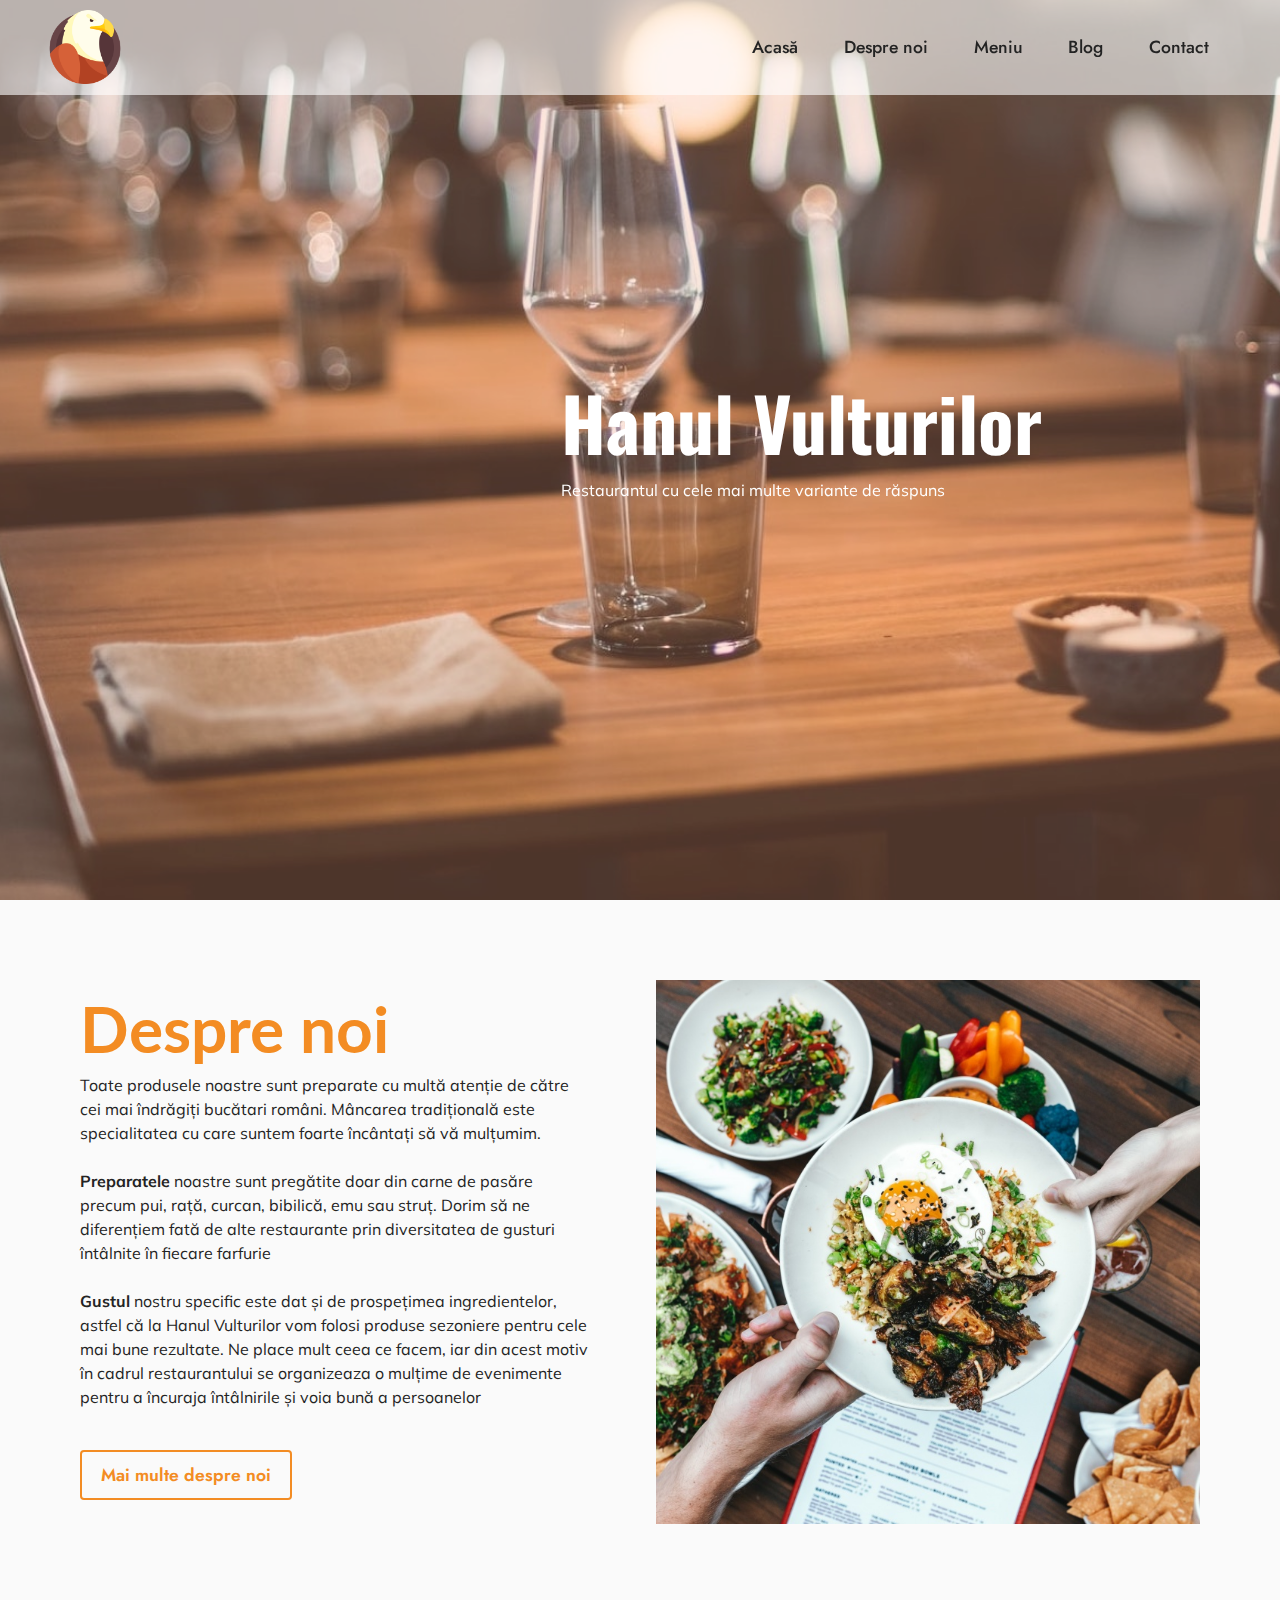
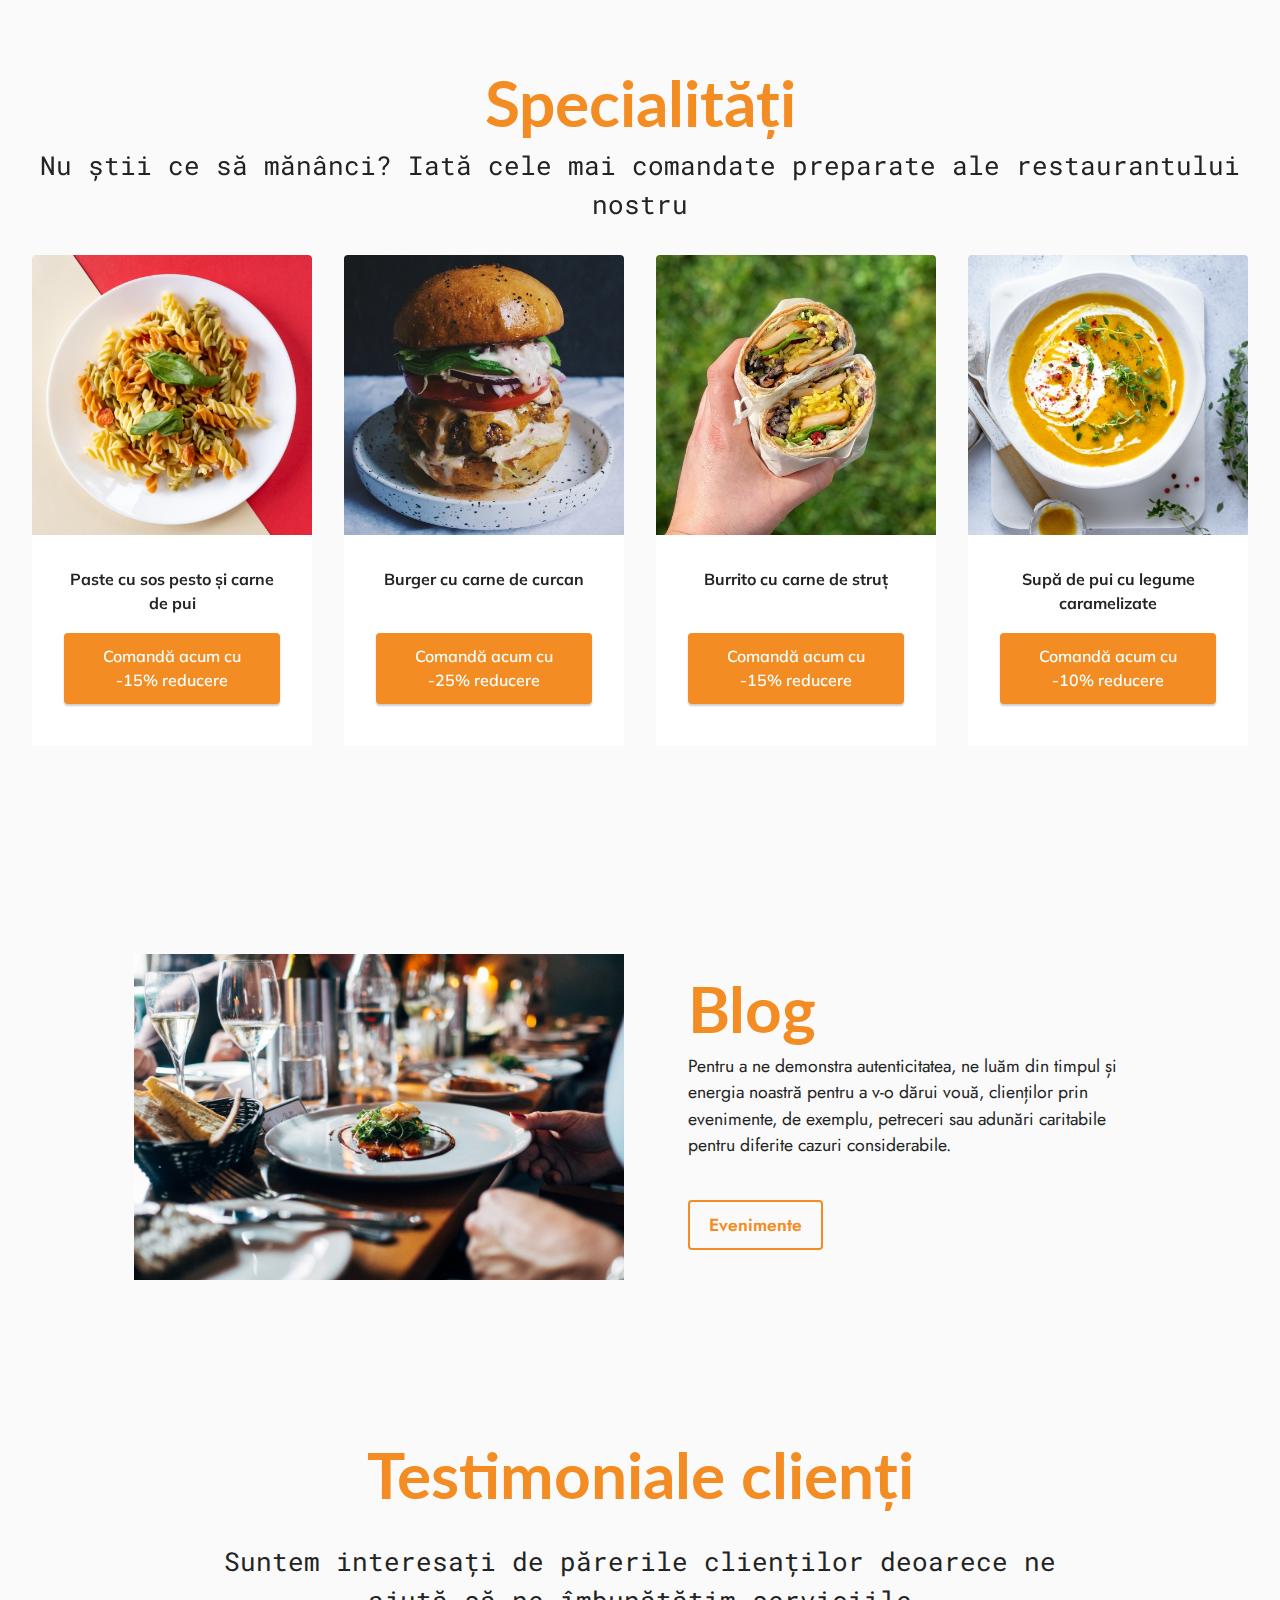
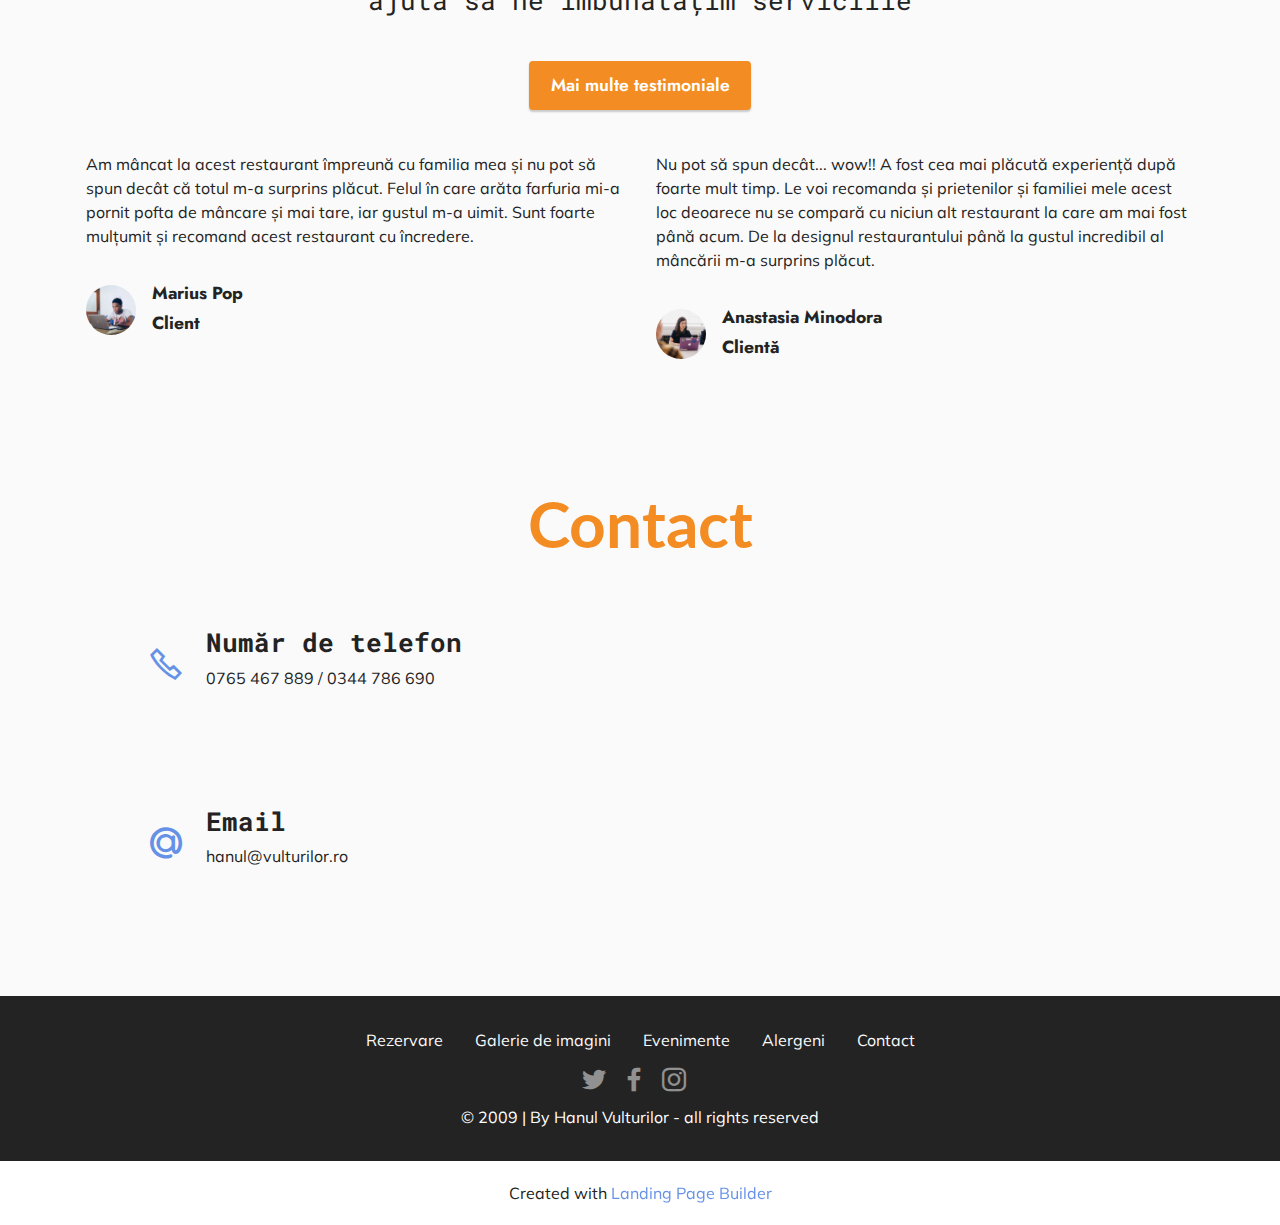
<file: index.html>
<!DOCTYPE html>
<html  >
<head>
  <!-- Site made with Mobirise Website Builder v5.7.4, https://mobirise.com -->
  <meta charset="UTF-8">
  <meta http-equiv="X-UA-Compatible" content="IE=edge">
  <meta name="generator" content="Mobirise v5.7.4, mobirise.com">
  <meta name="viewport" content="width=device-width, initial-scale=1, minimum-scale=1">
  <link rel="shortcut icon" href="assets/images/eagle.png" type="image/x-icon">
  <meta name="description" content="">
  
  
  <title>Acasă</title>
  <link rel="stylesheet" href="assets/web/assets/mobirise-icons2/mobirise2.css">
  <link rel="stylesheet" href="assets/bootstrap/css/bootstrap.min.css">
  <link rel="stylesheet" href="assets/bootstrap/css/bootstrap-grid.min.css">
  <link rel="stylesheet" href="assets/bootstrap/css/bootstrap-reboot.min.css">
  <link rel="stylesheet" href="assets/parallax/jarallax.css">
  <link rel="stylesheet" href="assets/dropdown/css/style.css">
  <link rel="stylesheet" href="assets/socicon/css/styles.css">
  <link rel="stylesheet" href="assets/theme/css/style.css">
  <link rel="preload" href="https://fonts.googleapis.com/css?family=Oswald:200,300,400,500,600,700&display=swap" as="style" onload="this.onload=null;this.rel='stylesheet'">
  <noscript><link rel="stylesheet" href="https://fonts.googleapis.com/css?family=Oswald:200,300,400,500,600,700&display=swap"></noscript>
  <link rel="preload" href="https://fonts.googleapis.com/css?family=Lato:100,100i,300,300i,400,400i,700,700i,900,900i&display=swap" as="style" onload="this.onload=null;this.rel='stylesheet'">
  <noscript><link rel="stylesheet" href="https://fonts.googleapis.com/css?family=Lato:100,100i,300,300i,400,400i,700,700i,900,900i&display=swap"></noscript>
  <link rel="preload" href="https://fonts.googleapis.com/css?family=Roboto+Mono:100,200,300,400,500,600,700,100i,200i,300i,400i,500i,600i,700i&display=swap" as="style" onload="this.onload=null;this.rel='stylesheet'">
  <noscript><link rel="stylesheet" href="https://fonts.googleapis.com/css?family=Roboto+Mono:100,200,300,400,500,600,700,100i,200i,300i,400i,500i,600i,700i&display=swap"></noscript>
  <link rel="preload" href="https://fonts.googleapis.com/css?family=Mulish:200,300,400,500,600,700,800,900,200i,300i,400i,500i,600i,700i,800i,900i&display=swap" as="style" onload="this.onload=null;this.rel='stylesheet'">
  <noscript><link rel="stylesheet" href="https://fonts.googleapis.com/css?family=Mulish:200,300,400,500,600,700,800,900,200i,300i,400i,500i,600i,700i,800i,900i&display=swap"></noscript>
  <link rel="preload" href="https://fonts.googleapis.com/css2?family=Jost:ital,wght@0,400;0,700;1,400;1,700&display=swap&display=swap" as="style" onload="this.onload=null;this.rel='stylesheet'">
  <noscript><link rel="stylesheet" href="https://fonts.googleapis.com/css2?family=Jost:ital,wght@0,400;0,700;1,400;1,700&display=swap&display=swap"></noscript>
  <link rel="preload" as="style" href="assets/mobirise/css/mbr-additional.css"><link rel="stylesheet" href="assets/mobirise/css/mbr-additional.css" type="text/css">

  
  
  
</head>
<body>
  
  <section data-bs-version="5.1" class="menu menu1 cid-tqhd9BXgy8" once="menu" id="menu1-0">
    

    <nav class="navbar navbar-dropdown navbar-fixed-top navbar-expand-lg">
        <div class="container-fluid">
            <div class="navbar-brand">
                <span class="navbar-logo">
                    <a href="index.html#header5-1">
                        <img src="assets/images/eagle.png" alt="Logo cu vultur" style="height: 4.6rem;">
                    </a>
                </span>
                
            </div>
            <button class="navbar-toggler" type="button" data-toggle="collapse" data-bs-toggle="collapse" data-target="#navbarSupportedContent" data-bs-target="#navbarSupportedContent" aria-controls="navbarNavAltMarkup" aria-expanded="false" aria-label="Toggle navigation">
                <div class="hamburger">
                    <span></span>
                    <span></span>
                    <span></span>
                    <span></span>
                </div>
            </button>
            <div class="collapse navbar-collapse" id="navbarSupportedContent">
                <ul class="navbar-nav nav-dropdown nav-right" data-app-modern-menu="true"><li class="nav-item"><a class="nav-link link text-black text-primary display-4" href="index.html#header5-1">Acasă</a></li><li class="nav-item"><a class="nav-link link text-black text-primary display-4" href="despre-noi.html#content4-6">Despre noi</a></li>
                    <li class="nav-item"><a class="nav-link link text-black text-primary display-4" href="meniu.html#content4-e">Meniu</a></li><li class="nav-item"><a class="nav-link link text-black text-primary display-4" href="blog.html#content4-15">Blog</a></li>
                    <li class="nav-item"><a class="nav-link link text-black text-primary display-4" href="contact.html#content4-z">Contact</a>
                    </li></ul>
                
                
            </div>
        </div>
    </nav>
</section>

<section data-bs-version="5.1" class="header5 cid-tqheEethnv mbr-fullscreen mbr-parallax-background" id="header5-1">

    

    
    <div class="mbr-overlay" style="opacity: 0.3; background-color: rgb(255, 177, 138);"></div>

    <div class="container">
        <div class="row justify-content-end">
            <div class="col-12 col-lg-7">
                <h1 class="mbr-section-title mbr-fonts-style mbr-white mb-3 display-1"><strong>Hanul Vulturilor</strong></h1>
                <h2 class="mbr-section-subtitle mbr-fonts-style mbr-white mb-3 display-7">Restaurantul cu cele mai multe variante de răspuns</h2>
                
                
            </div>
        </div>
    </div>
</section>

<section data-bs-version="5.1" class="features15 cid-tqhiagAbcC" id="features16-2">

    

    
    
    <div class="container-fluid">
        <div class="content-wrapper">
            <div class="row align-items-center">
                <div class="col-12 col-lg">
                    <div class="text-wrapper">
                        <h6 class="card-title mbr-fonts-style display-2">
                            <strong>Despre noi</strong></h6>
                        <p class="mbr-text mbr-fonts-style mb-4 display-7">Toate produsele noastre sunt preparate cu multă atenție de către cei mai îndrăgiți bucătari români. Mâncarea tradițională este specialitatea cu care suntem foarte încântați să vă mulțumim.<br><br><strong>Preparatele</strong> noastre sunt pregătite doar din carne de pasăre precum pui, rață, curcan, bibilică, emu sau struț. Dorim să ne diferențiem fată de alte restaurante prin diversitatea de gusturi întâlnite în fiecare farfurie<br><br><strong>Gustul</strong> nostru specific este dat și de prospețimea ingredientelor, astfel că la Hanul Vulturilor vom folosi produse sezoniere pentru cele mai bune rezultate. Ne place mult ceea ce facem, iar din acest motiv în cadrul restaurantului se organizeaza o mulțime de evenimente pentru a încuraja întâlnirile și voia bună a persoanelor</p>
                        <div class="mbr-section-btn mt-3"><a class="btn btn-danger-outline display-4" href="despre-noi.html#content4-6">Mai multe despre noi</a></div>
                    </div>
                </div>
                <div class="col-12 col-lg-6">
                    <div class="image-wrapper">
                        <img src="assets/images/pic.jpg" alt="Farfurie cu mancare tinuta de 2 maini deasupra unei mese cu mai multe farfurii cu mancare ">
                    </div>
                </div>
            </div>
        </div>
    </div>
</section>

<section data-bs-version="5.1" class="gallery3 cid-tqj4XkAh9K" id="gallery3-f">
    
    
    <div class="container-fluid">
        <div class="mbr-section-head">
            <h4 class="mbr-section-title mbr-fonts-style align-center mb-0 display-2"><strong>Specialități</strong></h4>
            <h5 class="mbr-section-subtitle mbr-fonts-style align-center mb-0 mt-2 display-5">Nu știi ce să mănânci? Iată cele mai comandate preparate ale restaurantului nostru</h5>
        </div>
        <div class="row mt-4">
            <div class="item features-image сol-12 col-md-6 col-lg-3">
                <div class="item-wrapper">
                    <div class="item-img">
                        <img src="assets/images/pastaaaa.jpg" alt="farfurie cu paste si sos de roșii pe un fundal alb cu roz">
                    </div>
                    <div class="item-content">
                        <h5 class="item-title mbr-fonts-style display-7"><strong>Paste cu sos pesto și carne de pui</strong></h5>
                        
                        
                    </div>
                    <div class="mbr-section-btn item-footer mt-2"><a href="meniu.html#gallery3-n" class="btn item-btn btn-danger display-7">Comandă acum cu -15% reducere</a></div>
                </div>
            </div>
            <div class="item features-image сol-12 col-md-6 col-lg-3">
                <div class="item-wrapper">
                    <div class="item-img">
                        <img src="assets/images/burger.jpg" alt="urger mare pus pe farfurie cu carne roșii și multă brânză">
                    </div>
                    <div class="item-content">
                        <h5 class="item-title mbr-fonts-style display-7"><strong>Burger cu carne de curcan</strong></h5>
                        
                        
                    </div>
                    <div class="mbr-section-btn item-footer mt-2"><a href="meniu.html#gallery3-n" class="btn item-btn btn-danger display-7">Comandă acum cu -25% reducere</a></div>
                </div>
            </div>
            <div class="item features-image сol-12 col-md-6 col-lg-3">
                <div class="item-wrapper">
                    <div class="item-img">
                        <img src="assets/images/burrito.jpg" alt="mână care ține un burrito cu carne salata și porumb pe un fundal verde care arată ca iarba">
                    </div>
                    <div class="item-content">
                        <h5 class="item-title mbr-fonts-style display-7"><strong>Burrito cu carne de struț</strong></h5>
                        
                        
                    </div>
                    <div class="mbr-section-btn item-footer mt-2"><a href="meniu.html#gallery3-n" class="btn item-btn btn-danger display-7">Comandă acum cu -15% reducere</a></div>
                </div>
            </div>
            <div class="item features-image сol-12 col-md-6 col-lg-3">
                <div class="item-wrapper">
                    <div class="item-img">
                        <img src="assets/images/soup.jpg" alt="bol cu supă portocaalite pe un doc de lemn cu un polonic mic lângă" title="">
                    </div>
                    <div class="item-content">
                        <h5 class="item-title mbr-fonts-style display-7"><strong>Supă de pui cu legume caramelizate</strong></h5>
                        
                        
                    </div>
                    <div class="mbr-section-btn item-footer mt-2"><a href="meniu.html#gallery3-n" class="btn item-btn btn-danger display-7">Comandă acum cu -10% reducere</a></div>
                </div>
            </div>
        </div>
    </div>
</section>

<section data-bs-version="5.1" class="features16 cid-tqjds6oJHw" id="features17-g">
    

    
    
    <div class="container">
        <div class="content-wrapper">
            <div class="row align-items-center">
                <div class="col-12 col-lg-6">
                    <div class="image-wrapper">
                        <img src="assets/images/manc.jpg" alt="Mobirise Website Builder">
                    </div>
                </div>
                <div class="col-12 col-lg">
                    <div class="text-wrapper">
                        <h6 class="card-title mbr-fonts-style display-2">
                            <strong>Blog</strong></h6>
                        <p class="mbr-text mbr-fonts-style mb-4 display-4">Pentru a ne demonstra autenticitatea, ne luăm din timpul și energia noastră pentru a v-o dărui vouă, clienților prin evenimente, de exemplu, petreceri sau adunări caritabile pentru diferite cazuri considerabile.&nbsp;</p>
                        <div class="mbr-section-btn mt-3"><a class="btn btn-danger-outline display-4" href="blog.html#slider6-19">Evenimente</a></div>
                    </div>
                </div>
            </div>
        </div>
    </div>
</section>

<section data-bs-version="5.1" class="content4 cid-tqjrQLdjqh" id="content4-i">
    

    
    
    <div class="container">
        <div class="row justify-content-center">
            <div class="title col-md-12 col-lg-10">
                <h3 class="mbr-section-title mbr-fonts-style align-center mb-4 display-2">
                    <strong>Testimoniale clienți</strong></h3>
                <h4 class="mbr-section-subtitle align-center mbr-fonts-style mb-4 display-5">Suntem interesați de părerile clienților deoarece ne ajută să ne îmbunătățim serviciile</h4>
                <div class="mbr-section-btn align-center"><a class="btn btn-danger display-4" href="despre-noi.html#content4-b">Mai multe testimoniale</a></div>
            </div>
        </div>
    </div>
</section>

<section data-bs-version="5.1" class="testimonials2 cid-tqjrDUSRsG" id="testimonials2-h">
    
    
    
    
    <div class="container">
        
        <div class="row justify-content-center">
            <div class="card col-12 col-md-6">
                <p class="mbr-text mbr-fonts-style mb-4 display-7">Am mâncat la acest restaurant împreună cu familia mea și nu pot să spun decât că totul m-a surprins plăcut. Felul în care arăta farfuria mi-a pornit pofta de mâncare și mai tare, iar gustul m-a uimit. Sunt foarte mulțumit și recomand acest restaurant cu încredere.</p>
                <div class="d-flex mb-md-0 mb-4">
                    <div class="image-wrapper">
                        <img src="assets/images/yaba.jpg" alt="barbat care se uita la laptop in timp ce sta pe un scaunalbastru">
                    </div>
                    <div class="text-wrapper">
                        <p class="name mbr-fonts-style mb-1 display-4"><strong>Marius Pop</strong></p>
                        <p class="position mbr-fonts-style display-4">
                            <strong>Client</strong>
                        </p>
                    </div>
                </div>
            </div>
            <div class="card col-12 col-md-6">
                <p class="mbr-text mbr-fonts-style mb-4 display-7">Nu pot să spun decât... wow!! A fost cea mai plăcută experiență după foarte mult timp. Le voi recomanda și prietenilor și familiei mele acest loc deoarece nu se compară cu niciun alt restaurant la care am mai fost până acum. De la designul restaurantului până la gustul incredibil al mâncării m-a surprins plăcut.</p>
                <div class="d-flex mb-md-0 mb-4">
                    <div class="image-wrapper">
                        <img src="assets/images/goodman.jpg" alt="femeie care sta la masa si se uita pe laptop">
                    </div>
                    <div class="text-wrapper">
                        <p class="name mbr-fonts-style mb-1 display-4"><strong>Anastasia Minodora</strong></p>
                        <p class="position mbr-fonts-style display-4">
                            <strong>Clientă</strong></p>
                    </div>
                </div>
            </div>
        </div>
    </div>
</section>

<section data-bs-version="5.1" class="contacts3 map1 cid-tqjts9ZXd8" id="contacts3-j">

    

    
    
    <div class="container">
        <div class="mbr-section-head">
            <h3 class="mbr-section-title mbr-fonts-style align-center mb-0 display-2">
                <strong>Contact</strong></h3>
            
        </div>
        <div class="row justify-content-center mt-4">
            <div class="card col-12 col-md-6">
                <div class="card-wrapper">
                    <div class="image-wrapper">
                        <span class="mbr-iconfont mobi-mbri-phone mobi-mbri"></span>
                    </div>
                    <div class="text-wrapper">
                        <h6 class="card-title mbr-fonts-style mb-1 display-5">
                            <strong>Număr de telefon</strong></h6>
                        <p class="mbr-text mbr-fonts-style display-7">0765 467 889 /&nbsp;0344 786 690</p>
                    </div>
                </div>
                <div class="card-wrapper">
                    <div class="image-wrapper">
                        <span class="mbr-iconfont socicon-mailru socicon"></span>
                    </div>
                    <div class="text-wrapper">
                        <h6 class="card-title mbr-fonts-style mb-1 display-5">
                            <strong>Email</strong>
                        </h6>
                        <p class="mbr-text mbr-fonts-style display-7">hanul@vulturilor.ro</p>
                    </div>
                </div>
            </div>
            <div class="map-wrapper col-12 col-md-6">
                <div class="google-map"><iframe frameborder="0" style="border:0" src="https://www.google.com/maps/embed/v1/place?key=AIzaSyCZI5F_k6S1k46ujh0SNrapM89f7mJxd30&amp;q=Târgu Mureș" allowfullscreen=""></iframe></div>
            </div>
        </div>
    </div>
</section>

<section data-bs-version="5.1" class="footer3 cid-tqjujHEufl" once="footers" id="footer3-k">

    

    

    <div class="container">
        <div class="media-container-row align-center mbr-white">
            <div class="row row-links">
                <ul class="foot-menu">
                    
                    
                    
                    
                    
                <li class="foot-menu-item mbr-fonts-style display-7"><a href="contact.html#form5-12" class="text-white text-primary">Rezervare</a></li><li class="foot-menu-item mbr-fonts-style display-7"><a href="blog.html#slider4-1d" class="text-white">Galerie de imagini</a></li><li class="foot-menu-item mbr-fonts-style display-7"><a href="blog.html#slider6-19" class="text-white">Evenimente</a></li><li class="foot-menu-item mbr-fonts-style display-7"><a href="meniu.html#features12-w" class="text-white">Alergeni</a></li><li class="foot-menu-item mbr-fonts-style display-7"><a href="contact.html#contacts2-10" class="text-white">Contact</a></li></ul>
            </div>
            <div class="row social-row">
                <div class="social-list align-right pb-2">
                    
                    
                    
                    
                    
                    
                <div class="soc-item">
                        <a href="https://twitter.com/mobirise" target="_blank">
                            <span class="socicon-twitter socicon mbr-iconfont mbr-iconfont-social"></span>
                        </a>
                    </div><div class="soc-item">
                        <a href="https://www.facebook.com/pages/Mobirise/1616226671953247" target="_blank">
                            <span class="socicon-facebook socicon mbr-iconfont mbr-iconfont-social"></span>
                        </a>
                    </div><div class="soc-item">
                        <a href="https://www.facebook.com/pages/Mobirise/1616226671953247" target="_blank">
                            <span class="mbr-iconfont mbr-iconfont-social socicon-instagram socicon"></span>
                        </a>
                    </div></div>
            </div>
            <div class="row row-copirayt">
                <p class="mbr-text mb-0 mbr-fonts-style mbr-white align-center display-7">© 2009 | By Hanul Vulturilor - all rights reserved</p>
            </div>
        </div>
    </div>
</section><section class="display-7" style="padding: 0;align-items: center;justify-content: center;flex-wrap: wrap;    align-content: center;display: flex;position: relative;height: 4rem;"><a href="https://mobiri.se/2923515" style="flex: 1 1;height: 4rem;position: absolute;width: 100%;z-index: 1;"><img alt="" style="height: 4rem;" src="[data-uri]"></a><p style="margin: 0;text-align: center;" class="display-7">Created with &#8204;</p><a style="z-index:1" href="https://mobirise.com/builder/landing-page-builder.html">Landing Page Builder</a></section><script src="assets/bootstrap/js/bootstrap.bundle.min.js"></script>  <script src="assets/parallax/jarallax.js"></script>  <script src="assets/smoothscroll/smooth-scroll.js"></script>  <script src="assets/ytplayer/index.js"></script>  <script src="assets/dropdown/js/navbar-dropdown.js"></script>  <script src="assets/theme/js/script.js"></script>  
  
  
</body>
</html>
</file>
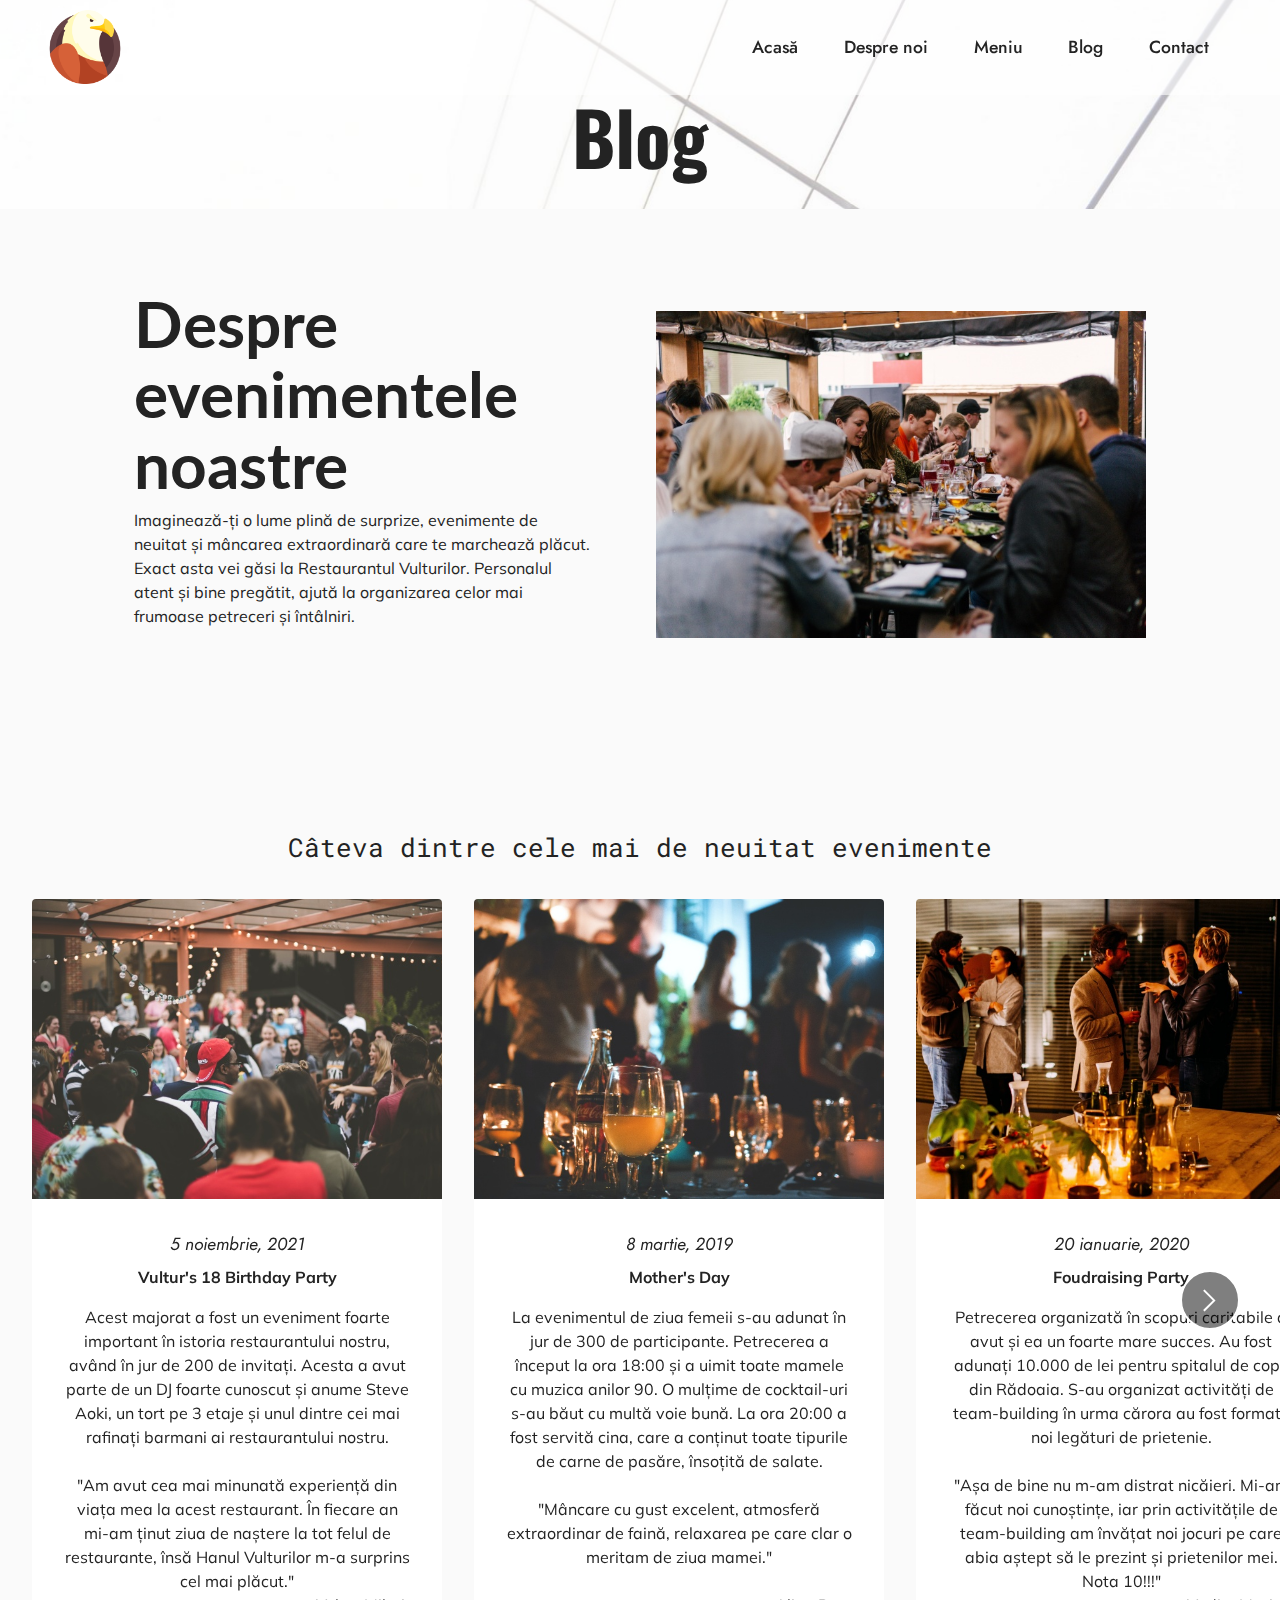
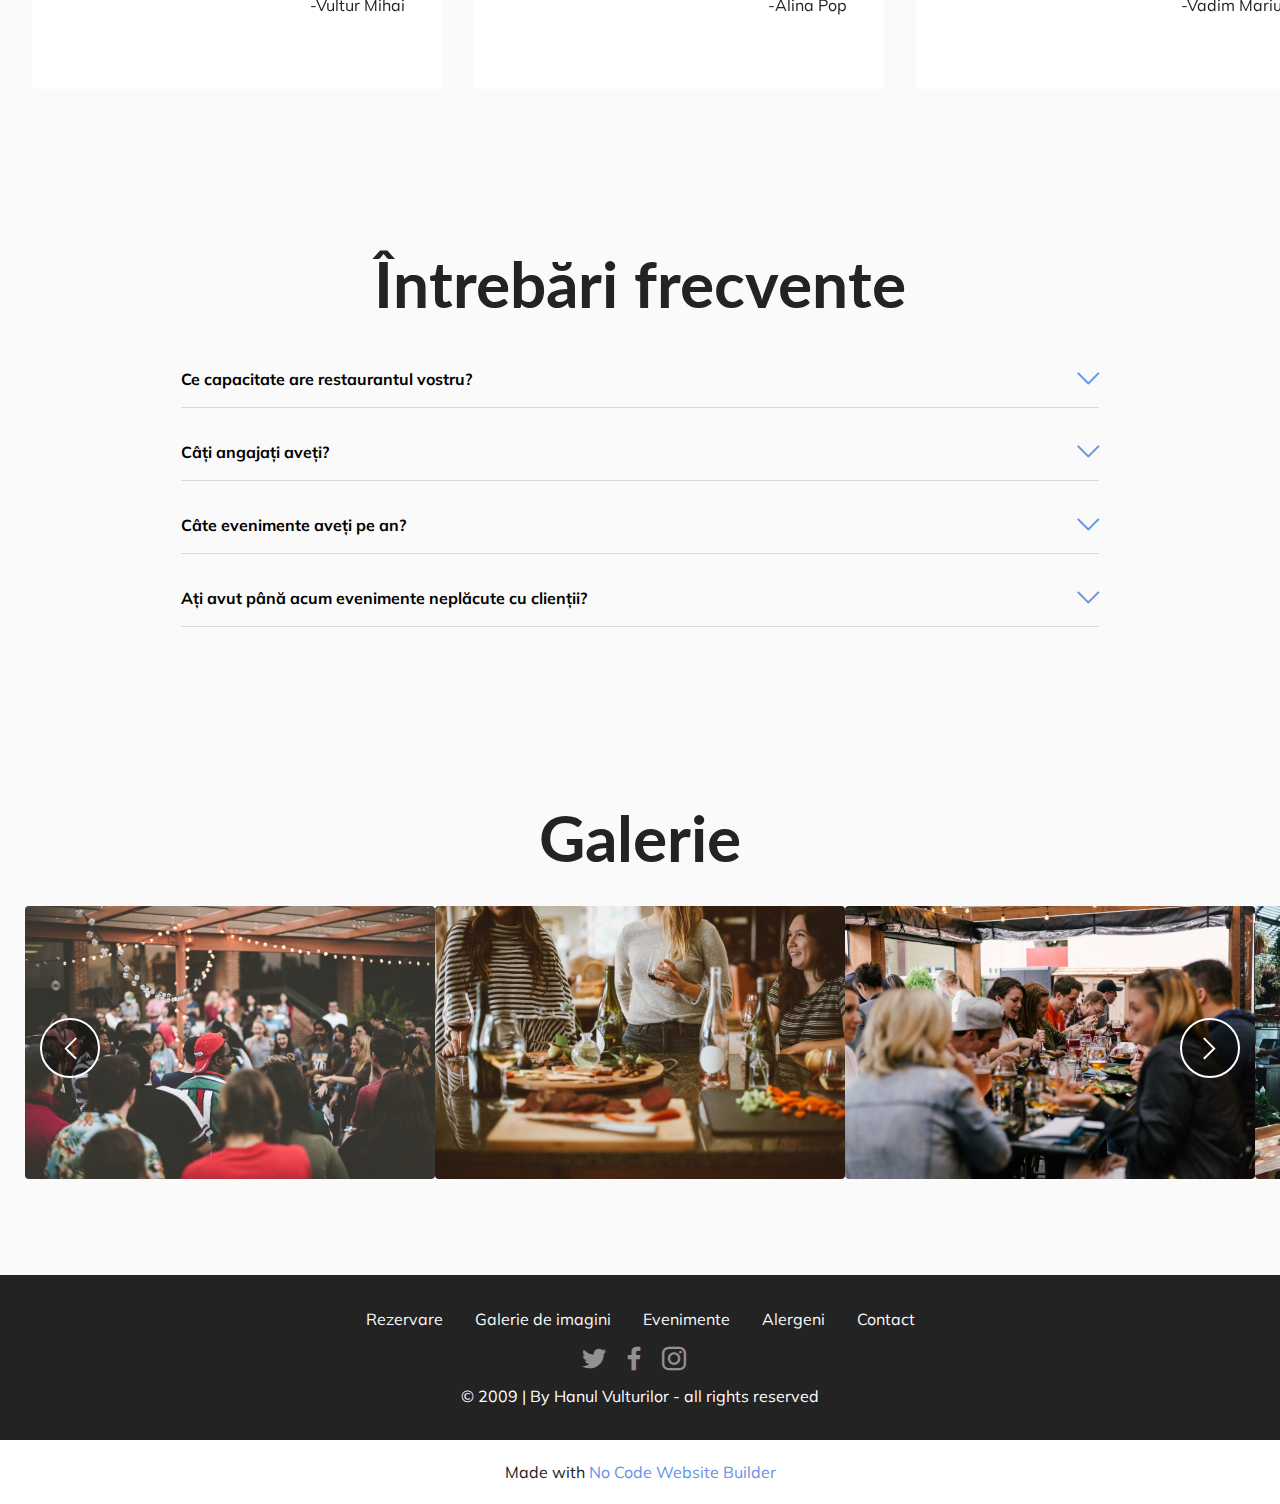
<file: blog.html>
<!DOCTYPE html>
<html  >
<head>
  <!-- Site made with Mobirise Website Builder v5.7.4, https://mobirise.com -->
  <meta charset="UTF-8">
  <meta http-equiv="X-UA-Compatible" content="IE=edge">
  <meta name="generator" content="Mobirise v5.7.4, mobirise.com">
  <meta name="viewport" content="width=device-width, initial-scale=1, minimum-scale=1">
  <link rel="shortcut icon" href="assets/images/eagle.png" type="image/x-icon">
  <meta name="description" content="">
  
  
  <title>blog</title>
  <link rel="stylesheet" href="assets/web/assets/mobirise-icons2/mobirise2.css">
  <link rel="stylesheet" href="assets/web/assets/mobirise-icons/mobirise-icons.css">
  <link rel="stylesheet" href="assets/bootstrap/css/bootstrap.min.css">
  <link rel="stylesheet" href="assets/bootstrap/css/bootstrap-grid.min.css">
  <link rel="stylesheet" href="assets/bootstrap/css/bootstrap-reboot.min.css">
  <link rel="stylesheet" href="assets/parallax/jarallax.css">
  <link rel="stylesheet" href="assets/dropdown/css/style.css">
  <link rel="stylesheet" href="assets/socicon/css/styles.css">
  <link rel="stylesheet" href="assets/theme/css/style.css">
  <link rel="preload" href="https://fonts.googleapis.com/css?family=Oswald:200,300,400,500,600,700&display=swap" as="style" onload="this.onload=null;this.rel='stylesheet'">
  <noscript><link rel="stylesheet" href="https://fonts.googleapis.com/css?family=Oswald:200,300,400,500,600,700&display=swap"></noscript>
  <link rel="preload" href="https://fonts.googleapis.com/css?family=Lato:100,100i,300,300i,400,400i,700,700i,900,900i&display=swap" as="style" onload="this.onload=null;this.rel='stylesheet'">
  <noscript><link rel="stylesheet" href="https://fonts.googleapis.com/css?family=Lato:100,100i,300,300i,400,400i,700,700i,900,900i&display=swap"></noscript>
  <link rel="preload" href="https://fonts.googleapis.com/css?family=Roboto+Mono:100,200,300,400,500,600,700,100i,200i,300i,400i,500i,600i,700i&display=swap" as="style" onload="this.onload=null;this.rel='stylesheet'">
  <noscript><link rel="stylesheet" href="https://fonts.googleapis.com/css?family=Roboto+Mono:100,200,300,400,500,600,700,100i,200i,300i,400i,500i,600i,700i&display=swap"></noscript>
  <link rel="preload" href="https://fonts.googleapis.com/css?family=Mulish:200,300,400,500,600,700,800,900,200i,300i,400i,500i,600i,700i,800i,900i&display=swap" as="style" onload="this.onload=null;this.rel='stylesheet'">
  <noscript><link rel="stylesheet" href="https://fonts.googleapis.com/css?family=Mulish:200,300,400,500,600,700,800,900,200i,300i,400i,500i,600i,700i,800i,900i&display=swap"></noscript>
  <link rel="preload" href="https://fonts.googleapis.com/css2?family=Jost:ital,wght@0,400;0,700;1,400;1,700&display=swap&display=swap" as="style" onload="this.onload=null;this.rel='stylesheet'">
  <noscript><link rel="stylesheet" href="https://fonts.googleapis.com/css2?family=Jost:ital,wght@0,400;0,700;1,400;1,700&display=swap&display=swap"></noscript>
  <link rel="preload" as="style" href="assets/mobirise/css/mbr-additional.css"><link rel="stylesheet" href="assets/mobirise/css/mbr-additional.css" type="text/css">

  
  
  
</head>
<body>
  
  <section data-bs-version="5.1" class="menu menu1 cid-tqhd9BXgy8" once="menu" id="menu1-13">
    

    <nav class="navbar navbar-dropdown navbar-fixed-top navbar-expand-lg">
        <div class="container-fluid">
            <div class="navbar-brand">
                <span class="navbar-logo">
                    <a href="index.html#header5-1">
                        <img src="assets/images/eagle.png" alt="Logo cu vultur" style="height: 4.6rem;">
                    </a>
                </span>
                
            </div>
            <button class="navbar-toggler" type="button" data-toggle="collapse" data-bs-toggle="collapse" data-target="#navbarSupportedContent" data-bs-target="#navbarSupportedContent" aria-controls="navbarNavAltMarkup" aria-expanded="false" aria-label="Toggle navigation">
                <div class="hamburger">
                    <span></span>
                    <span></span>
                    <span></span>
                    <span></span>
                </div>
            </button>
            <div class="collapse navbar-collapse" id="navbarSupportedContent">
                <ul class="navbar-nav nav-dropdown nav-right" data-app-modern-menu="true"><li class="nav-item"><a class="nav-link link text-black text-primary display-4" href="index.html#header5-1">Acasă</a></li><li class="nav-item"><a class="nav-link link text-black text-primary display-4" href="despre-noi.html#content4-6">Despre noi</a></li>
                    <li class="nav-item"><a class="nav-link link text-black text-primary display-4" href="meniu.html#content4-e">Meniu</a></li><li class="nav-item"><a class="nav-link link text-black text-primary display-4" href="blog.html#content4-15">Blog</a></li>
                    <li class="nav-item"><a class="nav-link link text-black text-primary display-4" href="contact.html#content4-z">Contact</a>
                    </li></ul>
                
                
            </div>
        </div>
    </nav>
</section>

<section data-bs-version="5.1" class="content4 cid-tqo60474CW mbr-parallax-background" id="content4-15">
    

    
    
    <div class="container">
        <div class="row justify-content-center">
            <div class="title col-md-12 col-lg-10">
                <h3 class="mbr-section-title mbr-fonts-style align-center mb-4 display-1"><strong>Blog</strong></h3>
                
                
            </div>
        </div>
    </div>
</section>

<section data-bs-version="5.1" class="features15 cid-tqodChiVa4" id="features16-18">

    

    
    
    <div class="container">
        <div class="content-wrapper">
            <div class="row align-items-center">
                <div class="col-12 col-lg">
                    <div class="text-wrapper">
                        <h6 class="card-title mbr-fonts-style display-2"><strong>Despre evenimentele noastre</strong></h6>
                        <p class="mbr-text mbr-fonts-style mb-4 display-7">Imaginează-ți o lume plină de surprize, evenimente de neuitat și mâncarea extraordinară care te marchează plăcut. Exact asta vei găsi la Restaurantul Vulturilor. Personalul atent și bine pregătit, ajută la organizarea celor mai frumoase petreceri și întâlniri.&nbsp;</p>
                        
                    </div>
                </div>
                <div class="col-12 col-lg-6">
                    <div class="image-wrapper">
                        <img src="assets/images/event-1.jpg" alt="mulți oameni care stau la masă și mănâncă și povestesc">
                    </div>
                </div>
            </div>
        </div>
    </div>
</section>

<section data-bs-version="5.1" class="slider6 mbr-embla cid-tqogDftJSp" id="slider6-19">
    
    
    <div class="position-relative">
        <div class="mbr-section-head">
            
            <h5 class="mbr-section-subtitle mbr-fonts-style align-center mb-0 mt-2 display-5">Câteva dintre cele mai de neuitat evenimente</h5>
        </div>
        <div class="embla mt-4" data-skip-snaps="true" data-align="center" data-contain-scroll="trimSnaps" data-auto-play-interval="5" data-draggable="true">
            <div class="embla__viewport container-fluid">
                <div class="embla__container">
                    <div class="embla__slide slider-image item" style="margin-left: 1rem; margin-right: 1rem;">
                        <div class="slide-content">
                            <div class="item-wrapper">
                                <div class="item-img">
                                    <img src="assets/images/vm.jpg" alt="oameni care dansează la o petrecere" title="">
                                </div>
                            </div>
                            <div class="item-content">
                                <h5 class="item-title mbr-fonts-style display-4"><em>5 noiembrie, 2021</em></h5>
                                <h6 class="item-subtitle mbr-fonts-style mt-1 display-7"><strong>Vultur's 18 Birthday Party</strong></h6>
                                <p class="mbr-text mbr-fonts-style mt-3 display-7">Acest majorat a fost un eveniment foarte important în istoria restaurantului nostru, având în jur de 200 de invitați. Acesta a avut parte de un DJ foarte cunoscut și anume Steve Aoki, un tort pe 3 etaje și unul dintre cei mai rafinați barmani ai restaurantului nostru.<br><br>"Am avut cea mai minunată experiență din viața mea la acest restaurant. În fiecare an mi-am ținut ziua de naștere la tot felul de restaurante, însă Hanul Vulturilor m-a surprins cel mai plăcut."<br>&nbsp; &nbsp; &nbsp; &nbsp; &nbsp; &nbsp; &nbsp; &nbsp; &nbsp; &nbsp; &nbsp; &nbsp; &nbsp; &nbsp; &nbsp; &nbsp; &nbsp; &nbsp; &nbsp; &nbsp; &nbsp; &nbsp; &nbsp; &nbsp; &nbsp; &nbsp; &nbsp; &nbsp; &nbsp; &nbsp; -Vultur Mihai</p>
                            </div>
                            
                        </div>
                    </div>
                    <div class="embla__slide slider-image item" style="margin-left: 1rem; margin-right: 1rem;">
                        <div class="slide-content">
                            <div class="item-wrapper">
                                <div class="item-img">
                                    <img src="assets/images/prty.jpg" alt="pahare si sticle de suc asezate pe o masa la o petrecere" title="">
                                </div>
                            </div>
                            <div class="item-content">
                                <h5 class="item-title mbr-fonts-style display-4"><em>8 martie, 2019</em></h5>
                                <h6 class="item-subtitle mbr-fonts-style mt-1 display-7"><strong>Mother's Day</strong></h6>
                                <p class="mbr-text mbr-fonts-style mt-3 display-7">La evenimentul de ziua femeii s-au adunat în jur de 300 de participante. Petrecerea a început la ora 18:00 și a uimit toate mamele cu muzica anilor 90. O mulțime de cocktail-uri s-au băut cu multă voie bună. La ora 20:00 a fost servită cina, care a conținut toate tipurile de carne de pasăre, însoțită de salate.<br><br>"Mâncare cu gust excelent, atmosferă extraordinar de faină, relaxarea pe care clar o meritam de ziua mamei."<br>&nbsp; &nbsp; &nbsp; &nbsp; &nbsp; &nbsp; &nbsp; &nbsp; &nbsp; &nbsp; &nbsp; &nbsp; &nbsp; &nbsp; &nbsp; &nbsp; &nbsp; &nbsp; &nbsp; &nbsp;<br>&nbsp; &nbsp; &nbsp; &nbsp; &nbsp; &nbsp; &nbsp; &nbsp; &nbsp; &nbsp; &nbsp; &nbsp; &nbsp; &nbsp; &nbsp; &nbsp; &nbsp; &nbsp; &nbsp; &nbsp; &nbsp; &nbsp; &nbsp; &nbsp; &nbsp; &nbsp; &nbsp; &nbsp; &nbsp; &nbsp; &nbsp; &nbsp; -Alina Pop</p>
                            </div>
                            
                        </div>
                    </div>
                    <div class="embla__slide slider-image item" style="margin-left: 1rem; margin-right: 1rem;">
                        <div class="slide-content">
                            <div class="item-wrapper">
                                <div class="item-img">
                                    <img src="assets/images/foundraising.jpg" alt="5 oameni care vorbesc intr-o camera cu o masă și luminițe" title="">
                                </div>
                            </div>
                            <div class="item-content">
                                <h5 class="item-title mbr-fonts-style display-4"><em>20 ianuarie, 2020</em></h5>
                                <h6 class="item-subtitle mbr-fonts-style mt-1 display-7"><strong>Foudraising Party</strong></h6>
                                <p class="mbr-text mbr-fonts-style mt-3 display-7">Petrecerea organizată în scopuri caritabile a avut și ea un foarte mare succes. Au fost adunați 10.000 de lei pentru spitalul de copii din Rădoaia. S-au organizat activități de team-building în urma cărora au fost formate noi legături de prietenie.<br><br>"Așa de bine nu m-am distrat nicăieri. Mi-am făcut noi cunoștințe, iar prin activitățile de team-building am învățat noi jocuri pe care abia aștept să le prezint și prietenilor mei. Nota 10!!!"<br>&nbsp; &nbsp; &nbsp; &nbsp; &nbsp; &nbsp; &nbsp; &nbsp; &nbsp; &nbsp; &nbsp; &nbsp; &nbsp; &nbsp; &nbsp; &nbsp; &nbsp; &nbsp; &nbsp; &nbsp; &nbsp; &nbsp; &nbsp; &nbsp; &nbsp; &nbsp; &nbsp; &nbsp; &nbsp;-Vadim Marius</p>
                            </div>
                            
                        </div>
                    </div>
                    <div class="embla__slide slider-image item" style="margin-left: 1rem; margin-right: 1rem;">
                        <div class="slide-content">
                            <div class="item-wrapper">
                                <div class="item-img">
                                    <img src="assets/images/bird.jpg" alt="3 femei care stau la masa si povestesc" title="">
                                </div>
                            </div>
                            <div class="item-content">
                                <h5 class="item-title mbr-fonts-style display-4"><em>1 aprilie, 2022</em></h5>
                                <h6 class="item-subtitle mbr-fonts-style mt-1 display-7"><strong>Birds National Day</strong></h6>
                                <p class="mbr-text mbr-fonts-style mt-3 display-7">Ziua Națională a Păsărilor a fost sărbătorită de către restaurantul nostru, aducând în prim plan cele 385 de specii de păsări din România. Elementul principal al acestui eveniment a fost o sculptură de gheață a unei păsări grandioase în jurul căreia s-a dansat și s-a cântat de 250 de persoane, iubitori de păsări.<br><br>"A fost un eveniment de neuitat, am discutat despre păsări, despre culori și despre cât de bune sunt la gust. Am mâncat bine, am dansat bine, a fost excelent."<br>&nbsp; &nbsp; &nbsp; &nbsp; &nbsp; &nbsp; &nbsp; &nbsp; &nbsp; &nbsp; &nbsp; &nbsp; &nbsp; &nbsp; &nbsp; &nbsp; &nbsp; &nbsp; &nbsp; &nbsp; &nbsp; &nbsp; &nbsp; &nbsp; &nbsp; &nbsp; &nbsp; &nbsp; &nbsp;-Mara Antoniu</p>
                            </div>
                            
                        </div>
                    </div>
                </div>
            </div>
            <button class="embla__button embla__button--prev">
                <span class="mobi-mbri mobi-mbri-arrow-prev mbr-iconfont" aria-hidden="true"></span>
                <span class="sr-only visually-hidden visually-hidden">Previous</span>
            </button>
            <button class="embla__button embla__button--next">
                <span class="mobi-mbri mobi-mbri-arrow-next mbr-iconfont" aria-hidden="true"></span>
                <span class="sr-only visually-hidden visually-hidden">Next</span>
            </button>
        </div>
    </div>
</section>

<section data-bs-version="5.1" class="content17 cid-tqotovMD1g" id="content17-1a">

    

    
    
    
    <div class="container">
        
            <div class="row justify-content-center">
                <div class="col-12 col-md-10">
                    <div class="section-head align-center mb-4">
                        <h3 class="mbr-section-title mb-0 mbr-fonts-style display-2">
                            <strong>Întrebări frecvente</strong></h3>
                        
                    </div>
                    
                    <div id="bootstrap-toggle" class="toggle-panel accordionStyles tab-content">
                        <div class="card mb-3">
                            <div class="card-header" role="tab" id="headingOne">
                                <a role="button" class="collapsed panel-title text-black" data-toggle="collapse" data-bs-toggle="collapse" data-core="" href="#collapse1_46" aria-expanded="false" aria-controls="collapse1">
                                    <h6 class="panel-title-edit mbr-fonts-style mb-0 display-7"><strong>Ce capacitate are restaurantul vostru?</strong></h6>
                                    <span class="sign mbr-iconfont mbri-arrow-down"></span>
                                </a>
                            </div>
                            <div id="collapse1_46" class="panel-collapse noScroll collapse" role="tabpanel" aria-labelledby="headingOne">
                                <div class="panel-body">
                                    <p class="mbr-fonts-style panel-text display-7">Numărul maxim de persoane care încap în restaurant în lipsa evenimentelor este de 100 de persoane, iar la petreceri încap în jur de 350 de persoane, restaurantul având 3500 metri pătrați în interior și încă 2000 de metri pătrați de terasă.</p>
                                </div>
                            </div>
                        </div>
                        <div class="card mb-3">
                            <div class="card-header" role="tab" id="headingTwo">
                                <a role="button" class="collapsed panel-title text-black" data-toggle="collapse" data-bs-toggle="collapse" data-core="" href="#collapse2_46" aria-expanded="false" aria-controls="collapse2">
                                    <h6 class="panel-title-edit mbr-fonts-style mb-0 display-7"><strong>Câți angajați aveți?</strong>&nbsp;</h6>
                                    <span class="sign mbr-iconfont mbri-arrow-down"></span>
                                </a>

                            </div>
                            <div id="collapse2_46" class="panel-collapse noScroll collapse" role="tabpanel" aria-labelledby="headingTwo">
                                <div class="panel-body">
                                    <p class="mbr-fonts-style panel-text display-7">Avem 30 de ospătari, 10 bucătari și ajutoare de bucătari, 4 barmani și 5 șefi de sală</p>
                                </div>
                            </div>
                        </div>
                        <div class="card mb-3">
                            <div class="card-header" role="tab" id="headingThree">
                                <a role="button" class="collapsed panel-title text-black" data-toggle="collapse" data-bs-toggle="collapse" data-core="" href="#collapse3_46" aria-expanded="false" aria-controls="collapse3">
                                    <h6 class="panel-title-edit mbr-fonts-style mb-0 display-7"><strong>Câte evenimente aveți pe an?</strong>
                                </h6>
                                    <span class="sign mbr-iconfont mbri-arrow-down"></span>
                                </a>
                            </div>
                            <div id="collapse3_46" class="panel-collapse noScroll collapse" role="tabpanel" aria-labelledby="headingThree">
                                <div class="panel-body">
                                    <p class="mbr-fonts-style panel-text display-7">Depinde, în general în jur de 40-50 de evenimente, printre care petreceri sau întâlniri de buissness</p>
                                </div>
                            </div>
                        </div>
                        <div class="card mb-3">
                            <div class="card-header" role="tab" id="headingThree">
                                <a role="button" class="collapsed panel-title text-black" data-toggle="collapse" data-bs-toggle="collapse" data-core="" href="#collapse4_46" aria-expanded="false" aria-controls="collapse4">
                                    <h6 class="panel-title-edit mbr-fonts-style mb-0 display-7"><strong>Ați avut până acum evenimente neplăcute cu clienții?</strong>
                                </h6>
                                    <span class="sign mbr-iconfont mbri-arrow-down"></span>
                                </a>
                            </div>
                            <div id="collapse4_46" class="panel-collapse noScroll collapse" role="tabpanel" aria-labelledby="headingThree">
                                <div class="panel-body">
                                    <p class="mbr-fonts-style panel-text display-7">Da, am avut câteva neînțelegeri, dar nu e nimic ce n putem rezolva. Ne-au ajutat să ne organizăm mai bine.</p>
                                </div>
                            </div>
                        </div>
                        
                        
                    </div>
                </div>
            </div>
        </div>
</section>

<section data-bs-version="5.1" class="slider4 mbr-embla cid-tqoxbyhOYD" id="slider4-1d">
    
    
    <div class="position-relative text-center">
        <div class="mbr-section-head">
            <h4 class="mbr-section-title mbr-fonts-style align-center mb-0 display-2"><strong>Galerie</strong></h4>
            
        </div>
        <div class="embla mt-4" data-skip-snaps="true" data-align="center" data-contain-scroll="trimSnaps" data-loop="true" data-auto-play-interval="5" data-draggable="true">
            <div class="embla__viewport container-fluid">
                <div class="embla__container">
                    <div class="embla__slide slider-image item active" style="margin-left: 0rem; margin-right: 0rem;">
                        <div class="slide-content">
                            <div class="item-wrapper">
                                <div class="item-img">
                                    <img src="assets/images/bird.jpg" alt="femei care stau la masa si povestesc" data-slide-to="0" data-bs-slide-to="0">
                                </div>
                            </div>
                            
                            
                        </div>
                    </div>
                    <div class="embla__slide slider-image item" style="margin-left: 0rem; margin-right: 0rem;">
                        <div class="slide-content">
                            <div class="item-wrapper">
                                <div class="item-img">
                                    <img src="assets/images/event-1.jpg" alt="oameni care stau la masa si povestesc si mananca" data-slide-to="1" data-bs-slide-to="1">
                                </div>
                            </div>
                            
                            
                        </div>
                    </div>
                    
                    <div class="embla__slide slider-image item" style="margin-left: 0rem; margin-right: 0rem;">
                        <div class="slide-content">
                            <div class="item-wrapper">
                                <div class="item-img">
                                    <img src="assets/images/restaurantt-1.jpg" alt="restaurant cu mese multe, geamuri si plante cazatoarere" data-slide-to="2" data-bs-slide-to="2">
                                </div>
                            </div>
                            
                            
                        </div>
                    </div><div class="embla__slide slider-image item" style="margin-left: 0rem; margin-right: 0rem;">
                        <div class="slide-content">
                            <div class="item-wrapper">
                                <div class="item-img">
                                    <img src="assets/images/foundraising.jpg" alt="oameni care stau si povestesc langa o masa aranjata cu sticla si pahare" data-slide-to="3" data-bs-slide-to="3">
                                </div>
                            </div>
                            
                            
                        </div>
                    </div><div class="embla__slide slider-image item" style="margin-left: 0rem; margin-right: 0rem;">
                        <div class="slide-content">
                            <div class="item-wrapper">
                                <div class="item-img">
                                    <img src="assets/images/prty-1.jpg" alt="masa aranjata cu sticle si pahare la petrecere" data-slide-to="4" data-bs-slide-to="4">
                                </div>
                            </div>
                            
                            
                        </div>
                    </div><div class="embla__slide slider-image item" style="margin-left: 0rem; margin-right: 0rem;">
                        <div class="slide-content">
                            <div class="item-wrapper">
                                <div class="item-img">
                                    <img src="assets/images/vm.jpg" alt="oameni care danseaza la petrecere" data-slide-to="5" data-bs-slide-to="5">
                                </div>
                            </div>
                            
                            
                        </div>
                    </div>
                </div>
            </div>
            <button class="embla__button embla__button--prev">
                <span class="mobi-mbri mobi-mbri-arrow-prev mbr-iconfont" aria-hidden="true"></span>
                <span class="sr-only visually-hidden visually-hidden">Previous</span>
            </button>
            <button class="embla__button embla__button--next">
                <span class="mobi-mbri mobi-mbri-arrow-next mbr-iconfont" aria-hidden="true"></span>
                <span class="sr-only visually-hidden visually-hidden">Next</span>
            </button>
        </div>
    </div>
</section>

<section data-bs-version="5.1" class="footer3 cid-tqjujHEufl" once="footers" id="footer3-14">

    

    

    <div class="container">
        <div class="media-container-row align-center mbr-white">
            <div class="row row-links">
                <ul class="foot-menu">
                    
                    
                    
                    
                    
                <li class="foot-menu-item mbr-fonts-style display-7"><a href="contact.html#form5-12" class="text-white text-primary">Rezervare</a></li><li class="foot-menu-item mbr-fonts-style display-7"><a href="blog.html#slider4-1d" class="text-white">Galerie de imagini</a></li><li class="foot-menu-item mbr-fonts-style display-7"><a href="blog.html#slider6-19" class="text-white">Evenimente</a></li><li class="foot-menu-item mbr-fonts-style display-7"><a href="meniu.html#features12-w" class="text-white">Alergeni</a></li><li class="foot-menu-item mbr-fonts-style display-7"><a href="contact.html#contacts2-10" class="text-white">Contact</a></li></ul>
            </div>
            <div class="row social-row">
                <div class="social-list align-right pb-2">
                    
                    
                    
                    
                    
                    
                <div class="soc-item">
                        <a href="https://twitter.com/mobirise" target="_blank">
                            <span class="socicon-twitter socicon mbr-iconfont mbr-iconfont-social"></span>
                        </a>
                    </div><div class="soc-item">
                        <a href="https://www.facebook.com/pages/Mobirise/1616226671953247" target="_blank">
                            <span class="socicon-facebook socicon mbr-iconfont mbr-iconfont-social"></span>
                        </a>
                    </div><div class="soc-item">
                        <a href="https://www.facebook.com/pages/Mobirise/1616226671953247" target="_blank">
                            <span class="mbr-iconfont mbr-iconfont-social socicon-instagram socicon"></span>
                        </a>
                    </div></div>
            </div>
            <div class="row row-copirayt">
                <p class="mbr-text mb-0 mbr-fonts-style mbr-white align-center display-7">© 2009 | By Hanul Vulturilor - all rights reserved</p>
            </div>
        </div>
    </div>
</section><section class="display-7" style="padding: 0;align-items: center;justify-content: center;flex-wrap: wrap;    align-content: center;display: flex;position: relative;height: 4rem;"><a href="https://mobiri.se/2923515" style="flex: 1 1;height: 4rem;position: absolute;width: 100%;z-index: 1;"><img alt="" style="height: 4rem;" src="[data-uri]"></a><p style="margin: 0;text-align: center;" class="display-7">Made with &#8204;</p><a style="z-index:1" href="https://mobirise.com/builder/no-code-website-builder.html">No Code Website Builder</a></section><script src="assets/bootstrap/js/bootstrap.bundle.min.js"></script>  <script src="assets/parallax/jarallax.js"></script>  <script src="assets/smoothscroll/smooth-scroll.js"></script>  <script src="assets/ytplayer/index.js"></script>  <script src="assets/dropdown/js/navbar-dropdown.js"></script>  <script src="assets/embla/embla.min.js"></script>  <script src="assets/embla/script.js"></script>  <script src="assets/mbr-switch-arrow/mbr-switch-arrow.js"></script>  <script src="assets/theme/js/script.js"></script>  
  
  
</body>
</html>
</file>
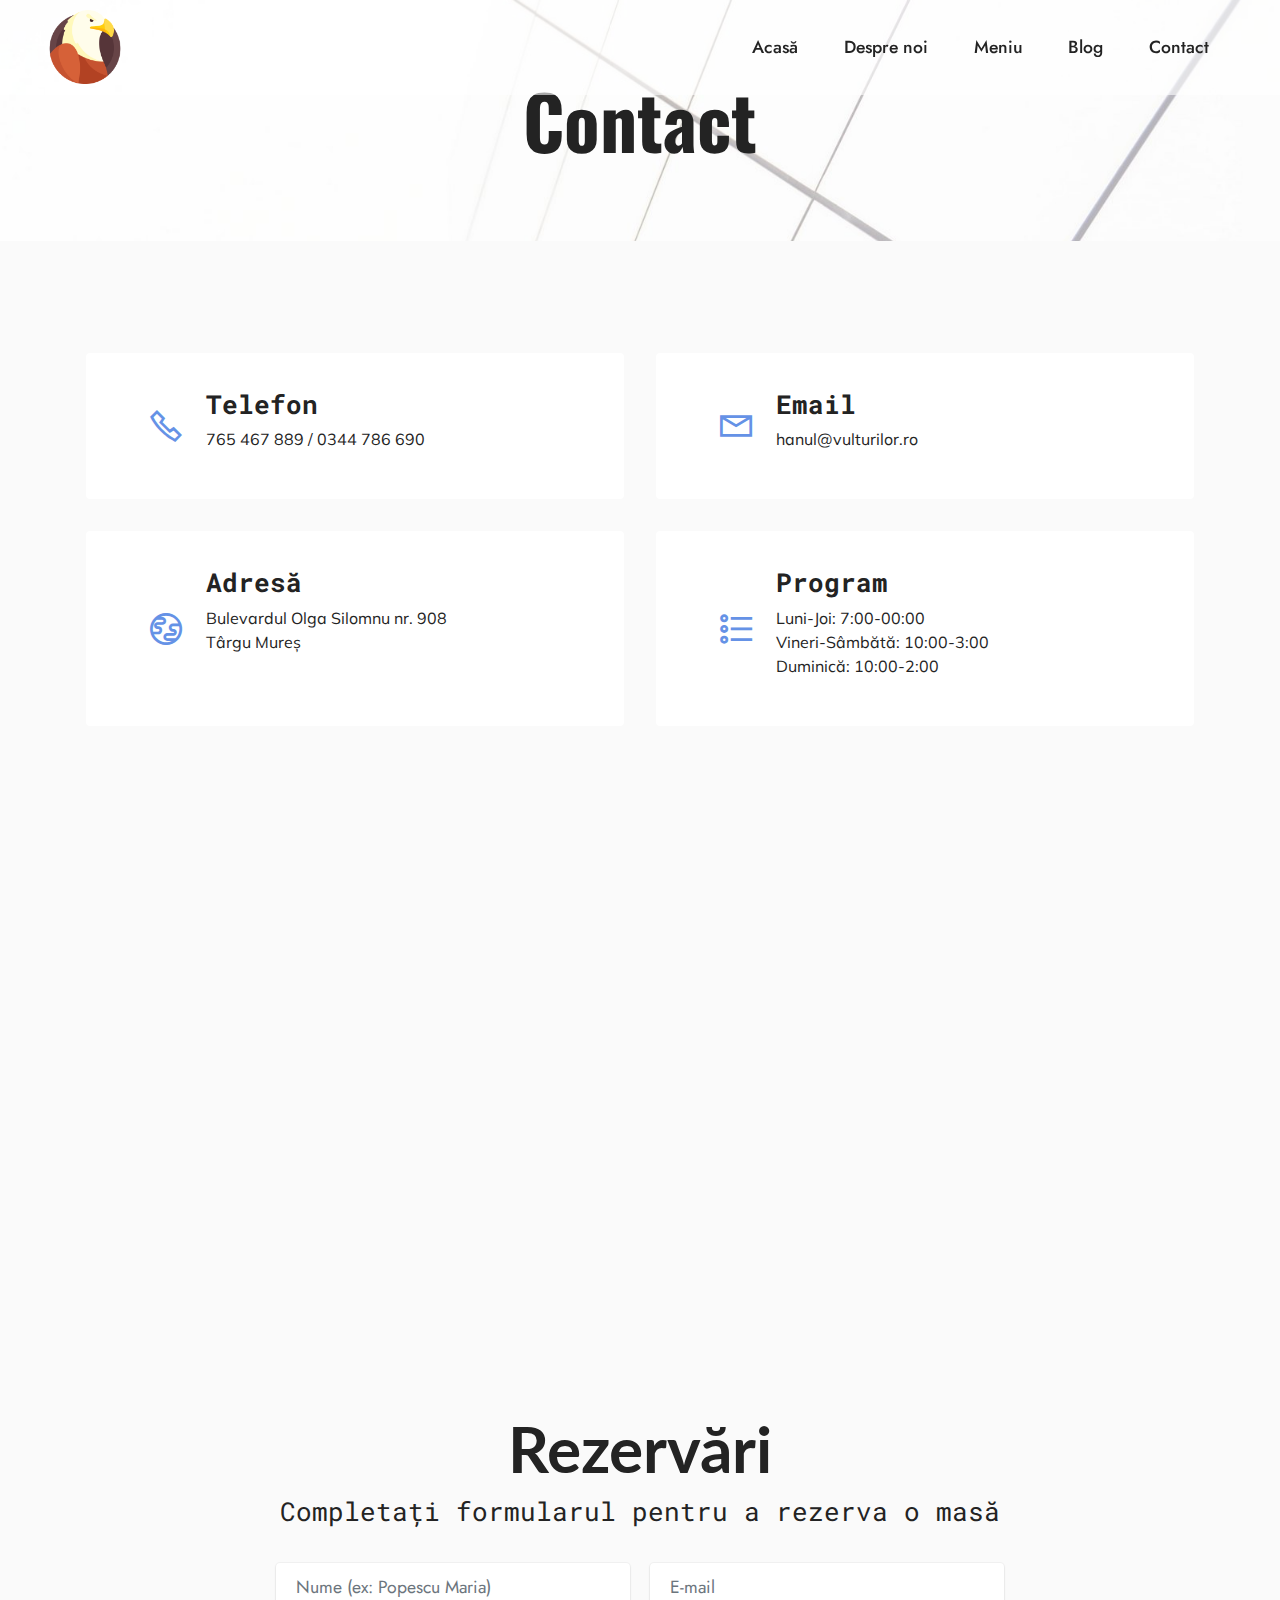
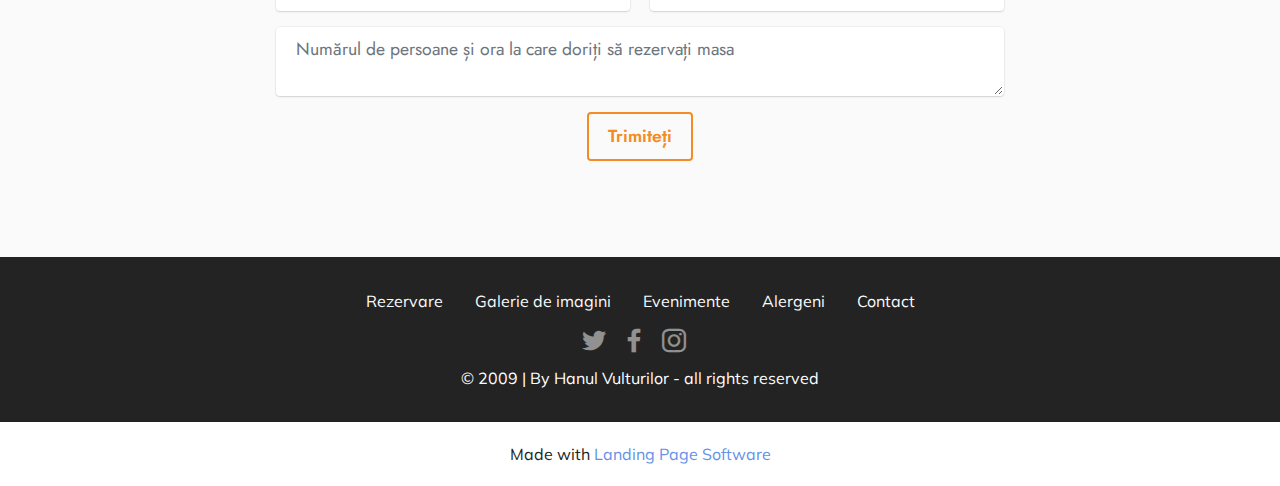
<file: contact.html>
<!DOCTYPE html>
<html  >
<head>
  <!-- Site made with Mobirise Website Builder v5.7.4, https://mobirise.com -->
  <meta charset="UTF-8">
  <meta http-equiv="X-UA-Compatible" content="IE=edge">
  <meta name="generator" content="Mobirise v5.7.4, mobirise.com">
  <meta name="viewport" content="width=device-width, initial-scale=1, minimum-scale=1">
  <link rel="shortcut icon" href="assets/images/eagle.png" type="image/x-icon">
  <meta name="description" content="">
  
  
  <title>contact</title>
  <link rel="stylesheet" href="assets/web/assets/mobirise-icons2/mobirise2.css">
  <link rel="stylesheet" href="assets/bootstrap/css/bootstrap.min.css">
  <link rel="stylesheet" href="assets/bootstrap/css/bootstrap-grid.min.css">
  <link rel="stylesheet" href="assets/bootstrap/css/bootstrap-reboot.min.css">
  <link rel="stylesheet" href="assets/parallax/jarallax.css">
  <link rel="stylesheet" href="assets/dropdown/css/style.css">
  <link rel="stylesheet" href="assets/socicon/css/styles.css">
  <link rel="stylesheet" href="assets/theme/css/style.css">
  <link rel="preload" href="https://fonts.googleapis.com/css?family=Oswald:200,300,400,500,600,700&display=swap" as="style" onload="this.onload=null;this.rel='stylesheet'">
  <noscript><link rel="stylesheet" href="https://fonts.googleapis.com/css?family=Oswald:200,300,400,500,600,700&display=swap"></noscript>
  <link rel="preload" href="https://fonts.googleapis.com/css?family=Lato:100,100i,300,300i,400,400i,700,700i,900,900i&display=swap" as="style" onload="this.onload=null;this.rel='stylesheet'">
  <noscript><link rel="stylesheet" href="https://fonts.googleapis.com/css?family=Lato:100,100i,300,300i,400,400i,700,700i,900,900i&display=swap"></noscript>
  <link rel="preload" href="https://fonts.googleapis.com/css?family=Roboto+Mono:100,200,300,400,500,600,700,100i,200i,300i,400i,500i,600i,700i&display=swap" as="style" onload="this.onload=null;this.rel='stylesheet'">
  <noscript><link rel="stylesheet" href="https://fonts.googleapis.com/css?family=Roboto+Mono:100,200,300,400,500,600,700,100i,200i,300i,400i,500i,600i,700i&display=swap"></noscript>
  <link rel="preload" href="https://fonts.googleapis.com/css?family=Mulish:200,300,400,500,600,700,800,900,200i,300i,400i,500i,600i,700i,800i,900i&display=swap" as="style" onload="this.onload=null;this.rel='stylesheet'">
  <noscript><link rel="stylesheet" href="https://fonts.googleapis.com/css?family=Mulish:200,300,400,500,600,700,800,900,200i,300i,400i,500i,600i,700i,800i,900i&display=swap"></noscript>
  <link rel="preload" href="https://fonts.googleapis.com/css2?family=Jost:ital,wght@0,400;0,700;1,400;1,700&display=swap&display=swap" as="style" onload="this.onload=null;this.rel='stylesheet'">
  <noscript><link rel="stylesheet" href="https://fonts.googleapis.com/css2?family=Jost:ital,wght@0,400;0,700;1,400;1,700&display=swap&display=swap"></noscript>
  <link rel="preload" as="style" href="assets/mobirise/css/mbr-additional.css"><link rel="stylesheet" href="assets/mobirise/css/mbr-additional.css" type="text/css">

  
  
  
</head>
<body>
  
  <section data-bs-version="5.1" class="menu menu1 cid-tqhd9BXgy8" once="menu" id="menu1-x">
    

    <nav class="navbar navbar-dropdown navbar-fixed-top navbar-expand-lg">
        <div class="container-fluid">
            <div class="navbar-brand">
                <span class="navbar-logo">
                    <a href="index.html#header5-1">
                        <img src="assets/images/eagle.png" alt="Logo cu vultur" style="height: 4.6rem;">
                    </a>
                </span>
                
            </div>
            <button class="navbar-toggler" type="button" data-toggle="collapse" data-bs-toggle="collapse" data-target="#navbarSupportedContent" data-bs-target="#navbarSupportedContent" aria-controls="navbarNavAltMarkup" aria-expanded="false" aria-label="Toggle navigation">
                <div class="hamburger">
                    <span></span>
                    <span></span>
                    <span></span>
                    <span></span>
                </div>
            </button>
            <div class="collapse navbar-collapse" id="navbarSupportedContent">
                <ul class="navbar-nav nav-dropdown nav-right" data-app-modern-menu="true"><li class="nav-item"><a class="nav-link link text-black text-primary display-4" href="index.html#header5-1">Acasă</a></li><li class="nav-item"><a class="nav-link link text-black text-primary display-4" href="despre-noi.html#content4-6">Despre noi</a></li>
                    <li class="nav-item"><a class="nav-link link text-black text-primary display-4" href="meniu.html#content4-e">Meniu</a></li><li class="nav-item"><a class="nav-link link text-black text-primary display-4" href="blog.html#content4-15">Blog</a></li>
                    <li class="nav-item"><a class="nav-link link text-black text-primary display-4" href="contact.html#content4-z">Contact</a>
                    </li></ul>
                
                
            </div>
        </div>
    </nav>
</section>

<section data-bs-version="5.1" class="content4 cid-tqnUwOfS23 mbr-parallax-background" id="content4-z">
    

    
    
    <div class="container">
        <div class="row justify-content-center">
            <div class="title col-md-12 col-lg-10">
                <h3 class="mbr-section-title mbr-fonts-style align-center mb-4 display-1">
                    <strong>Contact</strong></h3>
                
                
            </div>
        </div>
    </div>
</section>

<section data-bs-version="5.1" class="contacts2 cid-tqnVfaCRzY" id="contacts2-10">
    <!---->
    

    
    
    <div class="container">
        
        <div class="row justify-content-center mt-4">
            <div class="card col-12 col-md-6">
                <div class="card-wrapper">
                    <div class="image-wrapper">
                        <span class="mbr-iconfont mobi-mbri-phone mobi-mbri"></span>
                    </div>
                    <div class="text-wrapper">
                        <h6 class="card-title mbr-fonts-style mb-1 display-5">
                            <strong>Telefon</strong></h6>
                        <p class="mbr-text mbr-fonts-style display-7">765 467 889 / 0344 786 690</p>
                    </div>
                </div>
            </div>
            <div class="card col-12 col-md-6">
                <div class="card-wrapper">
                    <div class="image-wrapper">
                        <span class="mbr-iconfont mobi-mbri-letter mobi-mbri"></span>
                    </div>
                    <div class="text-wrapper">
                        <h6 class="card-title mbr-fonts-style mb-1 display-5">
                            <strong>Email</strong>
                        </h6>
                        <p class="mbr-text mbr-fonts-style display-7">hanul@vulturilor.ro</p>
                    </div>
                </div>
            </div>
            <div class="card col-12 col-md-6">
                <div class="card-wrapper">
                    <div class="image-wrapper">
                        <span class="mbr-iconfont mobi-mbri-globe mobi-mbri"></span>
                    </div>
                    <div class="text-wrapper">
                        <h6 class="card-title mbr-fonts-style mb-1 display-5">
                            <strong>Adresă</strong></h6>
                        <p class="mbr-text mbr-fonts-style display-7">Bulevardul Olga Silomnu nr. 908<br>Târgu Mureș</p>
                    </div>
                </div>
            </div>
            <div class="card col-12 col-md-6">
                <div class="card-wrapper">
                    <div class="image-wrapper">
                        <span class="mbr-iconfont mobi-mbri-bulleted-list mobi-mbri"></span>
                    </div>
                    <div class="text-wrapper">
                        <h6 class="card-title mbr-fonts-style mb-1 display-5">
                            <strong>Program</strong></h6>
                        <p class="mbr-text mbr-fonts-style display-7">Luni-Joi: 7:00-00:00<br>Vineri-Sâmbătă: 10:00-3:00<br>Duminică: 10:00-2:00</p>
                    </div>
                </div>
            </div>
        </div>
    </div>
</section>

<section data-bs-version="5.1" class="map2 cid-tqnWwkGVCQ" id="map2-11">
    

    
    
    <div>
        
        <div class="google-map"><iframe frameborder="0" style="border:0" src="https://www.google.com/maps/embed/v1/place?key=AIzaSyCNveGQ9bfpKFwWzQLLftrR9hNiHwdqQG8&amp;q=Târgu Mureș" allowfullscreen=""></iframe></div>
    </div>
</section>

<section data-bs-version="5.1" class="form5 cid-tqnXhYqeW6" id="form5-12">
    
    
    <div class="container">
        <div class="mbr-section-head">
            <h3 class="mbr-section-title mbr-fonts-style align-center mb-0 display-2">
                <strong>Rezervări</strong></h3>
            <h4 class="mbr-section-subtitle mbr-fonts-style align-center mb-0 mt-2 display-5">Completați formularul pentru a rezerva o masă</h4>
        </div>
        <div class="row justify-content-center mt-4">
            <div class="col-lg-8 mx-auto mbr-form" data-form-type="formoid">
                <form action="https://mobirise.eu/" method="POST" class="mbr-form form-with-styler" data-form-title="Form Name"><input type="hidden" name="email" data-form-email="true" value="wmQb2yC6rebLyeHQQay4yLb24xegT+5y9TWGjh4wa8eriMY/v3PMCXnJ2lV/JpUp2crpBND9L1Szq0d5Cz+9SGSLuSoKHCcWarn2cpG5x+CtlFvqqjfvmPpezpgKoY+z">
                    <div class="row">
                        <div hidden="hidden" data-form-alert="" class="alert alert-success col-12">Mulțumim! Vă așteptăm!</div>
                        <div hidden="hidden" data-form-alert-danger="" class="alert alert-danger col-12">
                            Oops...! some problem!
                        </div>
                    </div>
                    <div class="dragArea row">
                        <div class="col-md col-sm-12 form-group mb-3" data-for="name">
                            <input type="text" name="name" placeholder="Nume (ex: Popescu Maria)" data-form-field="name" class="form-control" value="" id="name-form5-12">
                        </div>
                        <div class="col-md col-sm-12 form-group mb-3" data-for="email">
                            <input type="email" name="email" placeholder="E-mail" data-form-field="email" class="form-control" value="" id="email-form5-12">
                        </div>
                        
                        <div class="col-12 form-group mb-3" data-for="textarea">
                            <textarea name="textarea" placeholder="Numărul de persoane și ora la care doriți să rezervați masa" data-form-field="textarea" class="form-control" id="textarea-form5-12"></textarea>
                        </div>
                        <div class="col-lg-12 col-md-12 col-sm-12 align-center mbr-section-btn"><button type="submit" class="btn btn-danger-outline display-4">Trimiteți</button></div>
                    </div>
                </form>
            </div>
        </div>
    </div>
</section>

<section data-bs-version="5.1" class="footer3 cid-tqjujHEufl" once="footers" id="footer3-y">

    

    

    <div class="container">
        <div class="media-container-row align-center mbr-white">
            <div class="row row-links">
                <ul class="foot-menu">
                    
                    
                    
                    
                    
                <li class="foot-menu-item mbr-fonts-style display-7"><a href="contact.html#form5-12" class="text-white text-primary">Rezervare</a></li><li class="foot-menu-item mbr-fonts-style display-7"><a href="blog.html#slider4-1d" class="text-white">Galerie de imagini</a></li><li class="foot-menu-item mbr-fonts-style display-7"><a href="blog.html#slider6-19" class="text-white">Evenimente</a></li><li class="foot-menu-item mbr-fonts-style display-7"><a href="meniu.html#features12-w" class="text-white">Alergeni</a></li><li class="foot-menu-item mbr-fonts-style display-7"><a href="contact.html#contacts2-10" class="text-white">Contact</a></li></ul>
            </div>
            <div class="row social-row">
                <div class="social-list align-right pb-2">
                    
                    
                    
                    
                    
                    
                <div class="soc-item">
                        <a href="https://twitter.com/mobirise" target="_blank">
                            <span class="socicon-twitter socicon mbr-iconfont mbr-iconfont-social"></span>
                        </a>
                    </div><div class="soc-item">
                        <a href="https://www.facebook.com/pages/Mobirise/1616226671953247" target="_blank">
                            <span class="socicon-facebook socicon mbr-iconfont mbr-iconfont-social"></span>
                        </a>
                    </div><div class="soc-item">
                        <a href="https://www.facebook.com/pages/Mobirise/1616226671953247" target="_blank">
                            <span class="mbr-iconfont mbr-iconfont-social socicon-instagram socicon"></span>
                        </a>
                    </div></div>
            </div>
            <div class="row row-copirayt">
                <p class="mbr-text mb-0 mbr-fonts-style mbr-white align-center display-7">© 2009 | By Hanul Vulturilor - all rights reserved</p>
            </div>
        </div>
    </div>
</section><section class="display-7" style="padding: 0;align-items: center;justify-content: center;flex-wrap: wrap;    align-content: center;display: flex;position: relative;height: 4rem;"><a href="https://mobiri.se/2923515" style="flex: 1 1;height: 4rem;position: absolute;width: 100%;z-index: 1;"><img alt="" style="height: 4rem;" src="[data-uri]"></a><p style="margin: 0;text-align: center;" class="display-7">Made with &#8204;</p><a style="z-index:1" href="https://mobirise.com/builder/landing-page-software.html">Landing Page Software</a></section><script src="assets/bootstrap/js/bootstrap.bundle.min.js"></script>  <script src="assets/parallax/jarallax.js"></script>  <script src="assets/smoothscroll/smooth-scroll.js"></script>  <script src="assets/ytplayer/index.js"></script>  <script src="assets/dropdown/js/navbar-dropdown.js"></script>  <script src="assets/theme/js/script.js"></script>  <script src="assets/formoid/formoid.min.js"></script>  
  
  
</body>
</html>
</file>
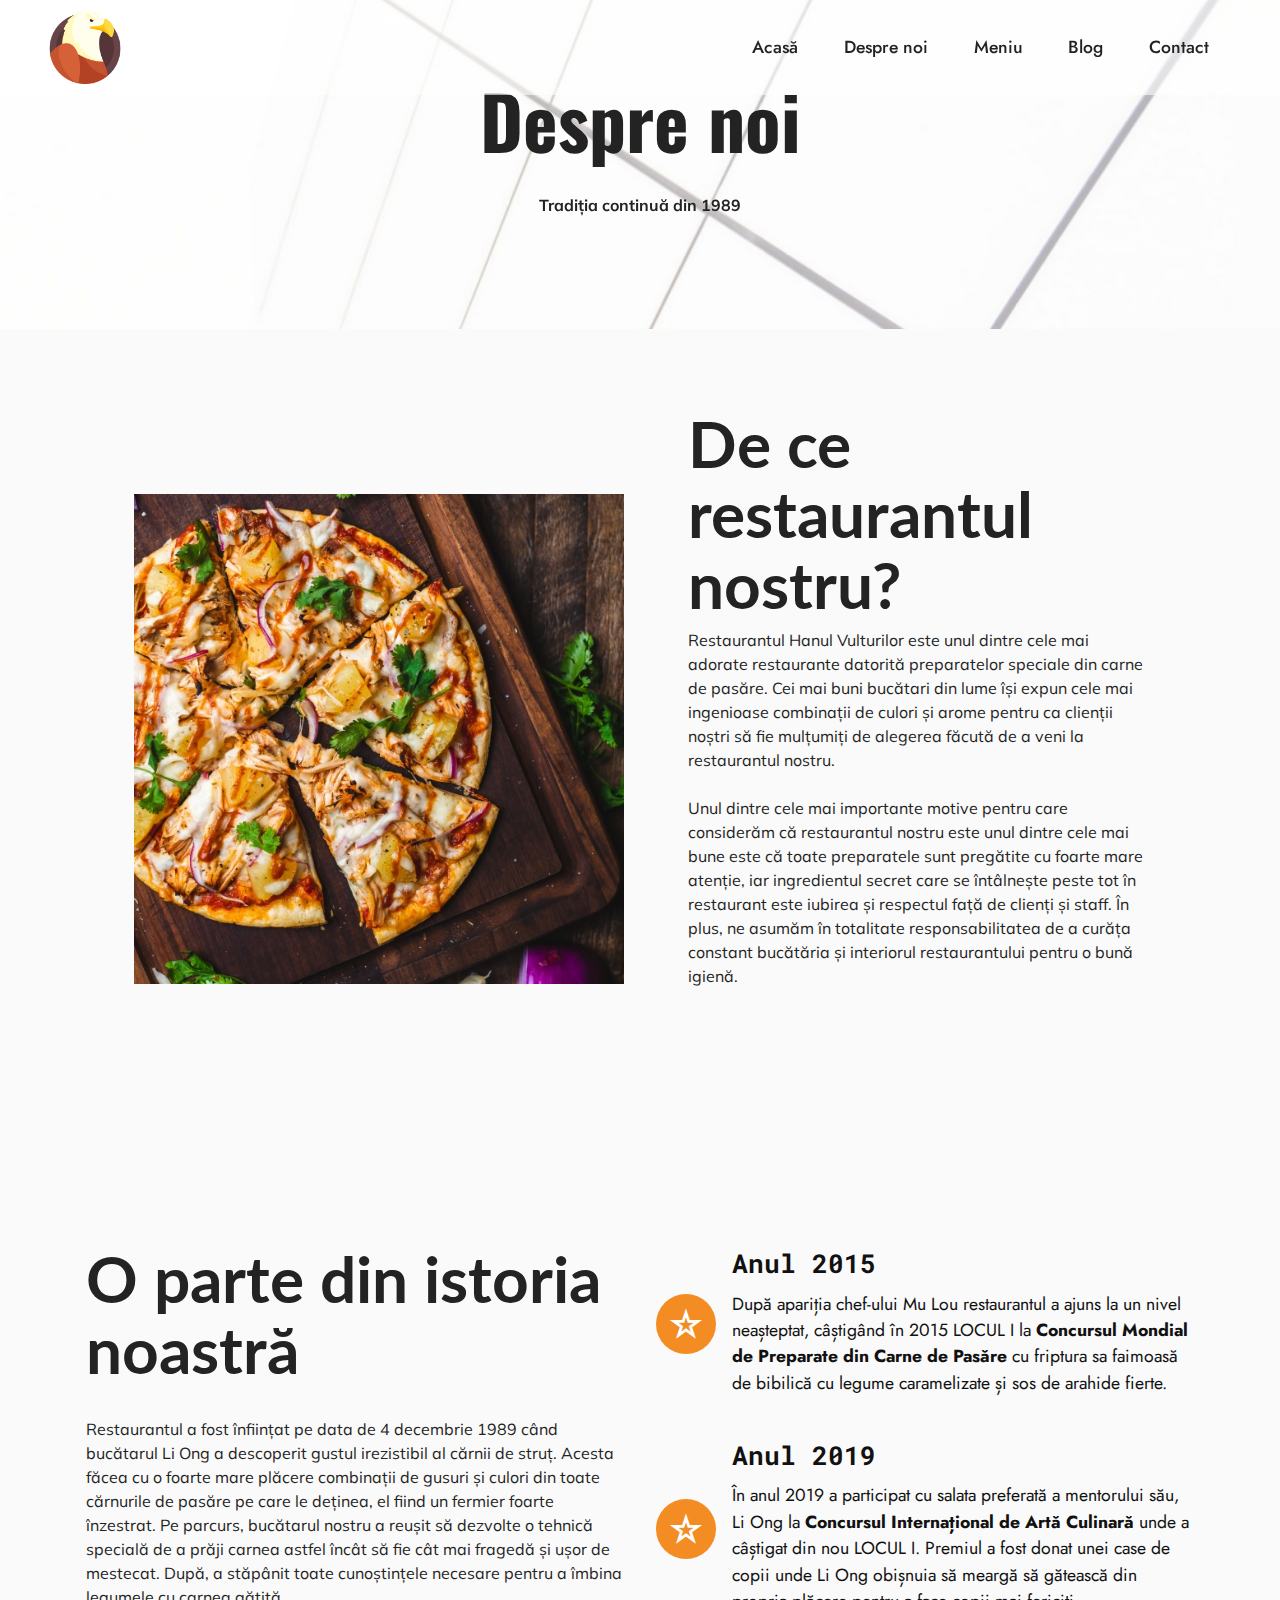
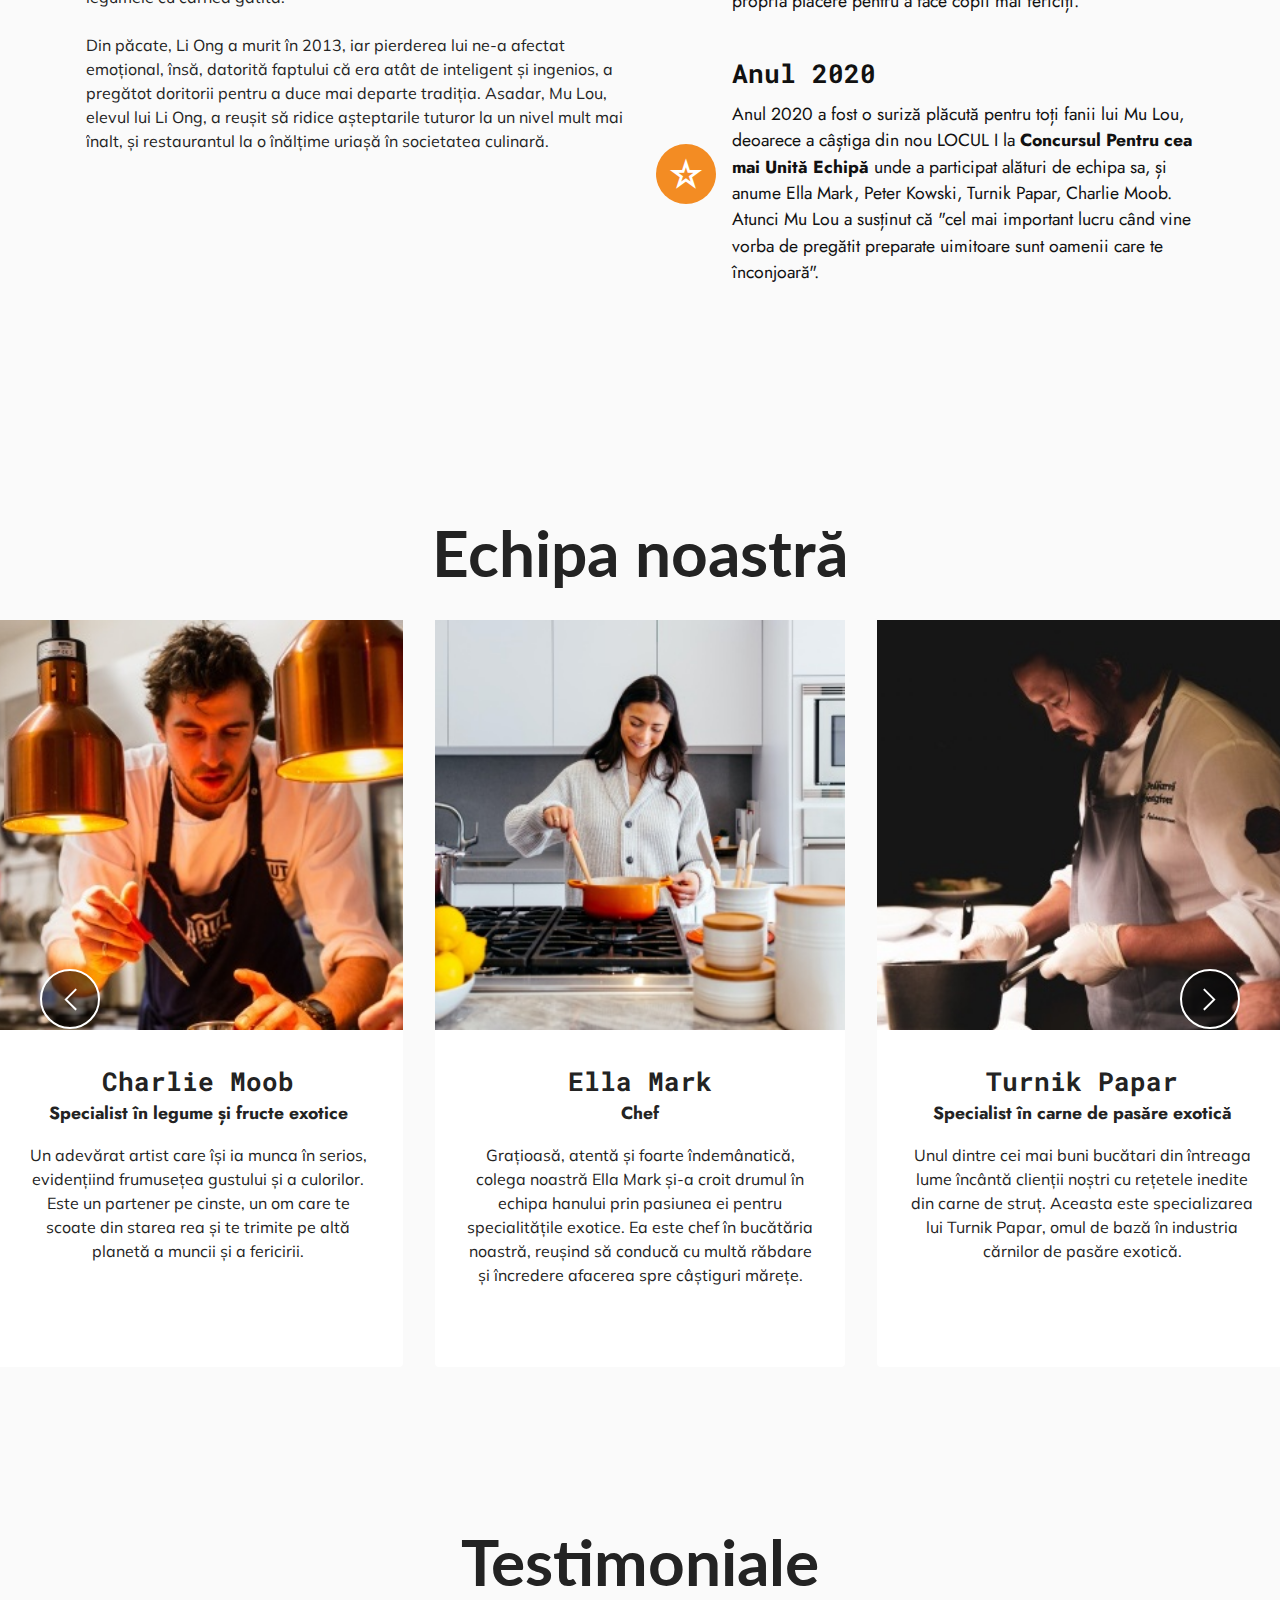
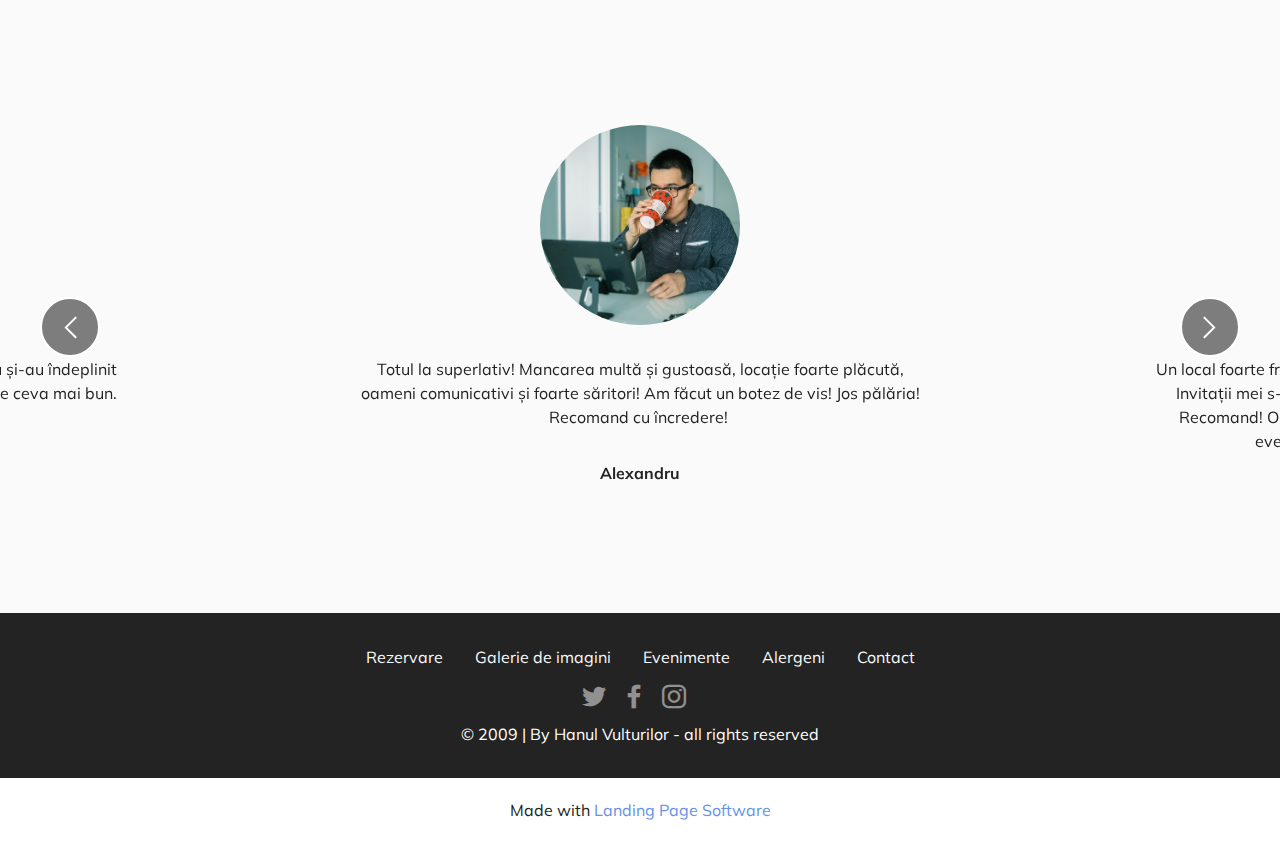
<file: despre-noi.html>
<!DOCTYPE html>
<html  >
<head>
  <!-- Site made with Mobirise Website Builder v5.7.4, https://mobirise.com -->
  <meta charset="UTF-8">
  <meta http-equiv="X-UA-Compatible" content="IE=edge">
  <meta name="generator" content="Mobirise v5.7.4, mobirise.com">
  <meta name="viewport" content="width=device-width, initial-scale=1, minimum-scale=1">
  <link rel="shortcut icon" href="assets/images/eagle.png" type="image/x-icon">
  <meta name="description" content="">
  
  
  <title>Despre-noi</title>
  <link rel="stylesheet" href="assets/web/assets/mobirise-icons2/mobirise2.css">
  <link rel="stylesheet" href="assets/bootstrap/css/bootstrap.min.css">
  <link rel="stylesheet" href="assets/bootstrap/css/bootstrap-grid.min.css">
  <link rel="stylesheet" href="assets/bootstrap/css/bootstrap-reboot.min.css">
  <link rel="stylesheet" href="assets/parallax/jarallax.css">
  <link rel="stylesheet" href="assets/dropdown/css/style.css">
  <link rel="stylesheet" href="assets/socicon/css/styles.css">
  <link rel="stylesheet" href="assets/theme/css/style.css">
  <link rel="preload" href="https://fonts.googleapis.com/css?family=Oswald:200,300,400,500,600,700&display=swap" as="style" onload="this.onload=null;this.rel='stylesheet'">
  <noscript><link rel="stylesheet" href="https://fonts.googleapis.com/css?family=Oswald:200,300,400,500,600,700&display=swap"></noscript>
  <link rel="preload" href="https://fonts.googleapis.com/css?family=Lato:100,100i,300,300i,400,400i,700,700i,900,900i&display=swap" as="style" onload="this.onload=null;this.rel='stylesheet'">
  <noscript><link rel="stylesheet" href="https://fonts.googleapis.com/css?family=Lato:100,100i,300,300i,400,400i,700,700i,900,900i&display=swap"></noscript>
  <link rel="preload" href="https://fonts.googleapis.com/css?family=Roboto+Mono:100,200,300,400,500,600,700,100i,200i,300i,400i,500i,600i,700i&display=swap" as="style" onload="this.onload=null;this.rel='stylesheet'">
  <noscript><link rel="stylesheet" href="https://fonts.googleapis.com/css?family=Roboto+Mono:100,200,300,400,500,600,700,100i,200i,300i,400i,500i,600i,700i&display=swap"></noscript>
  <link rel="preload" href="https://fonts.googleapis.com/css?family=Mulish:200,300,400,500,600,700,800,900,200i,300i,400i,500i,600i,700i,800i,900i&display=swap" as="style" onload="this.onload=null;this.rel='stylesheet'">
  <noscript><link rel="stylesheet" href="https://fonts.googleapis.com/css?family=Mulish:200,300,400,500,600,700,800,900,200i,300i,400i,500i,600i,700i,800i,900i&display=swap"></noscript>
  <link rel="preload" href="https://fonts.googleapis.com/css2?family=Jost:ital,wght@0,400;0,700;1,400;1,700&display=swap&display=swap" as="style" onload="this.onload=null;this.rel='stylesheet'">
  <noscript><link rel="stylesheet" href="https://fonts.googleapis.com/css2?family=Jost:ital,wght@0,400;0,700;1,400;1,700&display=swap&display=swap"></noscript>
  <link rel="preload" as="style" href="assets/mobirise/css/mbr-additional.css"><link rel="stylesheet" href="assets/mobirise/css/mbr-additional.css" type="text/css">

  
  
  
</head>
<body>
  
  <section data-bs-version="5.1" class="menu menu1 cid-tqhd9BXgy8" once="menu" id="menu1-3">
    

    <nav class="navbar navbar-dropdown navbar-fixed-top navbar-expand-lg">
        <div class="container-fluid">
            <div class="navbar-brand">
                <span class="navbar-logo">
                    <a href="index.html#header5-1">
                        <img src="assets/images/eagle.png" alt="Logo cu vultur" style="height: 4.6rem;">
                    </a>
                </span>
                
            </div>
            <button class="navbar-toggler" type="button" data-toggle="collapse" data-bs-toggle="collapse" data-target="#navbarSupportedContent" data-bs-target="#navbarSupportedContent" aria-controls="navbarNavAltMarkup" aria-expanded="false" aria-label="Toggle navigation">
                <div class="hamburger">
                    <span></span>
                    <span></span>
                    <span></span>
                    <span></span>
                </div>
            </button>
            <div class="collapse navbar-collapse" id="navbarSupportedContent">
                <ul class="navbar-nav nav-dropdown nav-right" data-app-modern-menu="true"><li class="nav-item"><a class="nav-link link text-black text-primary display-4" href="index.html#header5-1">Acasă</a></li><li class="nav-item"><a class="nav-link link text-black text-primary display-4" href="despre-noi.html#content4-6">Despre noi</a></li>
                    <li class="nav-item"><a class="nav-link link text-black text-primary display-4" href="meniu.html#content4-e">Meniu</a></li><li class="nav-item"><a class="nav-link link text-black text-primary display-4" href="blog.html#content4-15">Blog</a></li>
                    <li class="nav-item"><a class="nav-link link text-black text-primary display-4" href="contact.html#content4-z">Contact</a>
                    </li></ul>
                
                
            </div>
        </div>
    </nav>
</section>

<section data-bs-version="5.1" class="content4 cid-tqhplnxV62 mbr-parallax-background" id="content4-6">
    

    
    
    <div class="container">
        <div class="row justify-content-center">
            <div class="title col-md-12 col-lg-10">
                <h3 class="mbr-section-title mbr-fonts-style align-center mb-4 display-1">
                    <strong>Despre noi</strong></h3>
                <h4 class="mbr-section-subtitle align-center mbr-fonts-style mb-4 display-7"><strong>Tradiția continuă din 1989</strong></h4>
                
            </div>
        </div>
    </div>
</section>

<section data-bs-version="5.1" class="features16 cid-tqhnTnignK" id="features17-5">
    

    
    
    <div class="container">
        <div class="content-wrapper">
            <div class="row align-items-center">
                <div class="col-12 col-lg-6">
                    <div class="image-wrapper">
                        <img src="assets/images/pizza.jpg" alt="Pizza cu pui ceapa sos busuioc taiata in felii ">
                    </div>
                </div>
                <div class="col-12 col-lg">
                    <div class="text-wrapper">
                        <h6 class="card-title mbr-fonts-style display-2"><strong>De ce restaurantul nostru?</strong></h6>
                        <p class="mbr-text mbr-fonts-style mb-4 display-7">Restaurantul Hanul Vulturilor este unul dintre cele mai adorate restaurante datorită preparatelor speciale din carne de pasăre. Cei mai buni bucătari din lume își expun cele mai ingenioase combinații de culori și arome pentru ca clienții noștri să fie mulțumiți de alegerea făcută de a veni la restaurantul nostru.<br><br>Unul dintre cele mai importante motive pentru care considerăm că restaurantul nostru este unul dintre cele mai bune este că toate preparatele sunt pregătite cu foarte mare atenție, iar ingredientul secret care se întâlnește peste tot în restaurant este iubirea și respectul față de clienți și staff. În plus, ne asumăm în totalitate responsabilitatea de a curăța constant bucătăria și interiorul restaurantului pentru o bună igienă.<br><br><br></p>
                        
                    </div>
                </div>
            </div>
        </div>
    </div>
</section>

<section data-bs-version="5.1" class="features12 cid-tqhr8ozhLO" id="features13-7">

    

    
    
    <div class="container">
        <div class="row justify-content-center">
            <div class="col-12 col-lg-6">
                <div class="card-wrapper">
                    <div class="card-box align-left">
                        <h4 class="card-title mbr-fonts-style mb-4 display-2"><strong>O parte din istoria noastră</strong></h4>
                        <p class="mbr-text mbr-fonts-style mb-4 display-7">Restaurantul a fost înființat pe data de 4 decembrie 1989 când bucătarul Li Ong a descoperit gustul irezistibil al cărnii de struț. Acesta făcea cu o foarte mare plăcere combinații de gusuri și culori din toate cărnurile de pasăre pe care le deținea, el fiind un fermier foarte înzestrat. Pe parcurs, bucătarul nostru a reușit să dezvolte o tehnică specială de a prăji carnea astfel încât să fie cât mai fragedă și ușor de mestecat. După, a stăpânit toate cunoștințele necesare pentru a îmbina legumele cu carnea gătită.<br><br>Din păcate, Li Ong a murit în 2013, iar pierderea lui ne-a afectat emoțional, însă, datorită faptului că era atât de inteligent și ingenios, a pregătot doritorii pentru a duce mai departe tradiția. Asadar, Mu Lou, elevul lui Li Ong, a reușit să ridice așteptarile tuturor la un nivel mult mai înalt, și restaurantul la o înălțime uriașă în societatea culinară.</p>
                        
                    </div>
                </div>
            </div>
            <div class="col-12 col-lg-6">
                <div class="item mbr-flex">
                    <div class="icon-box">
                        <span class="mbr-iconfont mobi-mbri-star mobi-mbri"></span>
                    </div>
                    <div class="text-box">
                        <h4 class="icon-title mbr-black mbr-fonts-style display-5"><strong>Anul 2015</strong></h4>
                        <h5 class="icon-text mbr-black mbr-fonts-style display-4">După apariția chef-ului Mu Lou restaurantul a ajuns la un nivel neașteptat, câștigând în 2015 LOCUL I la <strong>Concursul Mondial de Preparate din Carne de Pasăre</strong> cu friptura sa faimoasă de bibilică cu legume caramelizate și sos de arahide fierte.</h5>
                    </div>
                </div>
                <div class="item mbr-flex">
                    <div class="icon-box">
                        <span class="mbr-iconfont mobi-mbri-star mobi-mbri"></span>
                    </div>
                    <div class="text-box">
                        <h4 class="icon-title mbr-black mbr-fonts-style display-5"><strong>Anul 2019</strong></h4>
                        <h5 class="icon-text mbr-black mbr-fonts-style display-4">În anul 2019 a participat cu salata preferată a mentorului său, Li Ong la <strong>Concursul Internațional de Artă Culinară</strong> unde a câștigat din nou LOCUL I. Premiul a fost donat unei case de copii unde Li Ong obișnuia să meargă să gătească din propria plăcere pentru a face copii mai fericiți.</h5>
                    </div>
                </div>
                <div class="item mbr-flex">
                    <div class="icon-box">
                        <span class="mbr-iconfont mobi-mbri-star mobi-mbri"></span>
                    </div>
                    <div class="text-box">
                        <h4 class="icon-title mbr-black mbr-fonts-style display-5"><strong>Anul 2020</strong></h4>
                        <h5 class="icon-text mbr-black mbr-fonts-style display-4">Anul 2020 a fost o suriză plăcută pentru toți fanii lui Mu Lou, deoarece a câștiga din nou LOCUL I la <strong>Concursul Pentru cea mai Unită Echipă</strong> unde a participat alături de echipa sa, și anume Ella Mark, Peter Kowski, Turnik Papar, Charlie Moob. Atunci Mu Lou a susținut că "cel mai important lucru când vine vorba de pregătit preparate uimitoare sunt oamenii care te înconjoară".</h5>
                    </div>
                </div>
            </div>
        </div>
    </div>
</section>

<section data-bs-version="5.1" class="slider3 mbr-embla cid-tqhJ8qzUli" id="slider3-9">
    

    
    
    <div class="position-relative text-center">
        <div class="col-12">
            <h3 class="mbr-section-title mbr-fonts-style align-center mb-4 display-2">
                <strong>Echipa noastră</strong></h3>
            
        </div>
        <div class="embla" data-skip-snaps="true" data-align="center" data-contain-scroll="trimSnaps" data-loop="true" data-auto-play-interval="5" data-draggable="true">
            <div class="embla__viewport container-fluid">
                <div class="embla__container">
                    <div class="embla__slide slider-image item" style="margin-left: 1rem; margin-right: 1rem;">
                        <div class="card-wrap">
                            <div class="item-wrapper position-relative">
                                <div class="image-wrap">
                                    <img src="assets/images/ella.jpg" alt="femeie care gateste intr-o oala portocalie pe aragaz in bucataria ei" data-slide-to="0" data-bs-slide-to="0">
                                </div>
                            </div>
                            <div class="content-wrap">
                                <h5 class="mbr-section-title card-title mbr-fonts-style align-center m-0 display-5">
                                    <strong>Ella Mark</strong></h5>
                                <h6 class="mbr-role mbr-fonts-style align-center mb-3 display-4">
                                    <strong>Chef</strong></h6>
                                <p class="card-text mbr-fonts-style align-center display-7">Grațioasă, atentă și foarte îndemânatică, colega noastră Ella Mark și-a croit drumul în echipa hanului prin pasiunea ei pentru specialitățile exotice. Ea este chef în bucătăria noastră, reușind să conducă cu multă răbdare și încredere afacerea spre câștiguri mărețe.</p>
                                
                                
                            </div>
                        </div>
                    </div>
                    <div class="embla__slide slider-image item" style="margin-left: 1rem; margin-right: 1rem;">
                        <div class="card-wrap">
                            <div class="item-wrapper position-relative">
                                <div class="image-wrap">
                                    <img src="assets/images/turnic.jpg" alt="barbat imbracat in costum de bucatar invartind cu un polonic mancarea in oala vazut din profil" data-slide-to="1" data-bs-slide-to="1">
                                </div>
                            </div>
                            <div class="content-wrap">
                                <h5 class="mbr-section-title card-title mbr-fonts-style align-center m-0 display-5"><strong>Turnik Papar</strong></h5>
                                <h6 class="mbr-role mbr-fonts-style align-center mb-3 display-4"><strong>Specialist în carne de pasăre exotică</strong></h6>
                                <p class="card-text mbr-fonts-style align-center display-7">Unul dintre cei mai buni bucătari din întreaga lume încântă clienții noștri cu rețetele inedite din carne de struț. Aceasta este specializarea lui Turnik Papar, omul de bază în industria cărnilor de pasăre exotică.</p>
                                
                                
                            </div>
                        </div>
                    </div>
                    <div class="embla__slide slider-image item" style="margin-left: 1rem; margin-right: 1rem;">
                        <div class="card-wrap">
                            <div class="item-wrapper position-relative">
                                <div class="image-wrap">
                                    <img src="assets/images/peter.jpg" alt="barbat gras cu sort cu linii care pregateste farfuriile cu mancare" data-slide-to="2" data-bs-slide-to="2">
                                </div>
                            </div>
                            <div class="content-wrap">
                                <h5 class="mbr-section-title card-title mbr-fonts-style align-center m-0 display-5">
                                    <strong>Peter Kowski</strong></h5>
                                <h6 class="mbr-role mbr-fonts-style align-center mb-3 display-4"><strong>Bucătar</strong></h6>
                                <p class="card-text mbr-fonts-style align-center display-7">Omul care a reușit să transforme Hanul Vulturilor într-un loc minunat, plin de personal îndragit de clienți, dar mai ales care a introdus arta în preparatele noastre. Mu Lou, urmașul lui Li Ong, întemeitorul acestui restaurant, completează constant gusturile preparatelor, în așa fel încât și culorile încep să transmită un gust plăcut.</p>
                                
                                
                            </div>
                        </div>
                    </div><div class="embla__slide slider-image item" style="margin-left: 1rem; margin-right: 1rem;">
                        <div class="card-wrap">
                            <div class="item-wrapper position-relative">
                                <div class="image-wrap">
                                    <img src="assets/images/mulou.jpg" alt="barbat gras cu sort cu linii care pregateste farfuriile cu mancare" data-slide-to="3" data-bs-slide-to="3">
                                </div>
                            </div>
                            <div class="content-wrap">
                                <h5 class="mbr-section-title card-title mbr-fonts-style align-center m-0 display-5">
                                    <strong>Mu Lou</strong></h5>
                                <h6 class="mbr-role mbr-fonts-style align-center mb-3 display-4"><strong>Artist Culinar</strong></h6>
                                <p class="card-text mbr-fonts-style align-center display-7">Omul care a reușit să transforme Hanul Vulturilor într-un loc minunat, plin de personal îndragit de clienți, dar mai ales care a introdus arta în preparatele noastre. Mu Lou, urmașul lui Li Ong, întemeitorul acestui restaurant, completează constant gusturile preparatelor, în așa fel încât și culorile încep să transmită un gust plăcut.</p>
                                
                                
                            </div>
                        </div>
                    </div>
                    <div class="embla__slide slider-image item" style="margin-left: 1rem; margin-right: 1rem;">
                        <div class="card-wrap">
                            <div class="item-wrapper position-relative">
                                <div class="image-wrap">
                                    <img src="assets/images/charlie-1.jpg" alt="barbat in bucatarie care pregateste farfuriile pentru restaurant" data-slide-to="4" data-bs-slide-to="4">
                                </div>
                            </div>
                            <div class="content-wrap">
                                <h5 class="mbr-section-title card-title mbr-fonts-style align-center m-0 display-5">
                                    <strong>Charlie Moob</strong></h5>
                                <h6 class="mbr-role mbr-fonts-style align-center mb-3 display-4"><strong>Specialist în legume și fructe exotice</strong></h6>
                                <p class="card-text mbr-fonts-style align-center display-7">Un adevărat artist care își ia munca în serios, evidențiind frumusețea gustului și a culorilor. Este un partener pe cinste, un om care te scoate din starea rea și te trimite pe altă planetă a muncii și a fericirii.</p>
                                
                                
                            </div>
                        </div>
                    </div>
                </div>
            </div>
            <button class="embla__button embla__button--prev">
                <span class="mobi-mbri mobi-mbri-arrow-prev mbr-iconfont" aria-hidden="true"></span>
                <span class="sr-only visually-hidden visually-hidden">Previous</span>
            </button>
            <button class="embla__button embla__button--next">
                <span class="mobi-mbri mobi-mbri-arrow-next mbr-iconfont" aria-hidden="true"></span>
                <span class="sr-only visually-hidden visually-hidden">Next</span>
            </button>
        </div>
    </div>
</section>

<section data-bs-version="5.1" class="content4 cid-tqhNqwtwMd" id="content4-b">
    

    
    
    <div class="container">
        <div class="row justify-content-center">
            <div class="title col-md-12 col-lg-12">
                <h3 class="mbr-section-title mbr-fonts-style align-center mb-4 display-2">
                    <strong>Testimoniale</strong></h3>
                
                
            </div>
        </div>
    </div>
</section>

<section data-bs-version="5.1" class="people5 mbr-embla cid-tqjwfdPUe5" id="people5-m">

    

    
    

    <div class="position-relative text-center">
        

        <div class="embla" data-skip-snaps="true" data-align="center" data-loop="true" data-auto-play-interval="5" data-draggable="true">
            <div class="embla__viewport container-fluid">
                <div class="embla__container">
                    <div class="embla__slide slider-image item" style="margin-left: 7rem; margin-right: 7rem;">
                        <div class="user">
                            <div class="user_image">
                                <div class="item-wrapper position-relative">
                                    <img src="assets/images/mark.jpg" alt="barbat cu ochelari care se uita la calculator si bea cafea" data-slide-to="0" data-bs-slide-to="0">
                                </div>
                            </div>
                            <div class="user_text mb-4">
                                <p class="mbr-fonts-style display-7">Totul la superlativ! Mancarea multă și gustoasă, locație foarte plăcută, oameni comunicativi și foarte săritori! Am făcut un botez de vis! Jos pălăria! Recomand cu încredere!&nbsp;</p>
                            </div>
                            <div class="user_name mbr-fonts-style mb-2 display-7">
                                <strong>Alexandru</strong></div>
                            
                        </div>
                    </div>
                    <div class="embla__slide slider-image item" style="margin-left: 7rem; margin-right: 7rem;">
                        <div class="user">
                            <div class="user_image">
                                <div class="item-wrapper position-relative">
                                    <img src="assets/images/ashlie.jpg" alt="femeie in costum care lucreaza pe laptop langa un geam" data-slide-to="1" data-bs-slide-to="1">
                                </div>
                            </div>
                            <div class="user_text mb-4">
                                <p class="mbr-fonts-style display-7">Un local foarte frumos, personal amabil, mâncarea buna, atmosfera de vis. Invitații mei s-au simțit foarte bine si vom mai reveni si cu alta ocazie! Recomand! Organizarea si atenția din partea angajaților au făcut ca evenimentul sa iasă peste așteptări. Mulțumim!&nbsp;</p>
                            </div>
                            <div class="user_name mbr-fonts-style mb-2 display-7">
                                <strong>Linda</strong>
                            </div>
                            
                        </div>
                    </div>
                    <div class="embla__slide slider-image item" style="margin-left: 7rem; margin-right: 7rem;">
                        <div class="user">
                            <div class="user_image">
                                <div class="item-wrapper position-relative">
                                    <img src="assets/images/man.jpg" alt="barbat blond cu ochi albastri care se uita spre camera" data-slide-to="2" data-bs-slide-to="2">
                                </div>
                            </div>
                            <div class="user_text mb-4">
                                <p class="mbr-fonts-style display-7">Locație frumoasă, personalul foarte amabil,servire ireproșabil !</p>
                            </div>
                            <div class="user_name mbr-fonts-style mb-2 display-7">
                                <strong>Matei</strong></div>
                            
                        </div>
                    </div><div class="embla__slide slider-image item" style="margin-left: 7rem; margin-right: 7rem;">
                        <div class="user">
                            <div class="user_image">
                                <div class="item-wrapper position-relative">
                                    <img src="assets/images/cristian.jpg" alt="barbat blond cu ochi albastri care se uita spre camera" data-slide-to="3" data-bs-slide-to="3">
                                </div>
                            </div>
                            <div class="user_text mb-4">
                                <p class="mbr-fonts-style display-7">Mâncarea nu este bună, am organizat un eveniment și nu și-au îndeplinit toate promisiunile..la prețurile practicate, sigur se găsește ceva mai bun.</p>
                            </div>
                            <div class="user_name mbr-fonts-style mb-2 display-7">
                                <strong>Cristian</strong></div>
                            
                        </div>
                    </div>
                </div>
            </div>
            <button class="embla__button embla__button--prev">
                <span class="mobi-mbri mobi-mbri-arrow-prev mbr-iconfont" aria-hidden="true"></span>
                <span class="sr-only visually-hidden visually-hidden">Previous</span>
            </button>
            <button class="embla__button embla__button--next">
                <span class="mobi-mbri mobi-mbri-arrow-next mbr-iconfont" aria-hidden="true"></span>
                <span class="sr-only visually-hidden visually-hidden">Next</span>
            </button>
        </div>
    </div>
</section>

<section data-bs-version="5.1" class="footer3 cid-tqjujHEufl" once="footers" id="footer3-k">

    

    

    <div class="container">
        <div class="media-container-row align-center mbr-white">
            <div class="row row-links">
                <ul class="foot-menu">
                    
                    
                    
                    
                    
                <li class="foot-menu-item mbr-fonts-style display-7"><a href="contact.html#form5-12" class="text-white text-primary">Rezervare</a></li><li class="foot-menu-item mbr-fonts-style display-7"><a href="blog.html#slider4-1d" class="text-white">Galerie de imagini</a></li><li class="foot-menu-item mbr-fonts-style display-7"><a href="blog.html#slider6-19" class="text-white">Evenimente</a></li><li class="foot-menu-item mbr-fonts-style display-7"><a href="meniu.html#features12-w" class="text-white">Alergeni</a></li><li class="foot-menu-item mbr-fonts-style display-7"><a href="contact.html#contacts2-10" class="text-white">Contact</a></li></ul>
            </div>
            <div class="row social-row">
                <div class="social-list align-right pb-2">
                    
                    
                    
                    
                    
                    
                <div class="soc-item">
                        <a href="https://twitter.com/mobirise" target="_blank">
                            <span class="socicon-twitter socicon mbr-iconfont mbr-iconfont-social"></span>
                        </a>
                    </div><div class="soc-item">
                        <a href="https://www.facebook.com/pages/Mobirise/1616226671953247" target="_blank">
                            <span class="socicon-facebook socicon mbr-iconfont mbr-iconfont-social"></span>
                        </a>
                    </div><div class="soc-item">
                        <a href="https://www.facebook.com/pages/Mobirise/1616226671953247" target="_blank">
                            <span class="mbr-iconfont mbr-iconfont-social socicon-instagram socicon"></span>
                        </a>
                    </div></div>
            </div>
            <div class="row row-copirayt">
                <p class="mbr-text mb-0 mbr-fonts-style mbr-white align-center display-7">© 2009 | By Hanul Vulturilor - all rights reserved</p>
            </div>
        </div>
    </div>
</section><section class="display-7" style="padding: 0;align-items: center;justify-content: center;flex-wrap: wrap;    align-content: center;display: flex;position: relative;height: 4rem;"><a href="https://mobiri.se/2923515" style="flex: 1 1;height: 4rem;position: absolute;width: 100%;z-index: 1;"><img alt="" style="height: 4rem;" src="[data-uri]"></a><p style="margin: 0;text-align: center;" class="display-7">Made with &#8204;</p><a style="z-index:1" href="https://mobirise.com/builder/landing-page-software.html">Landing Page Software</a></section><script src="assets/bootstrap/js/bootstrap.bundle.min.js"></script>  <script src="assets/parallax/jarallax.js"></script>  <script src="assets/smoothscroll/smooth-scroll.js"></script>  <script src="assets/ytplayer/index.js"></script>  <script src="assets/dropdown/js/navbar-dropdown.js"></script>  <script src="assets/embla/embla.min.js"></script>  <script src="assets/embla/script.js"></script>  <script src="assets/theme/js/script.js"></script>  
  
  
</body>
</html>
</file>
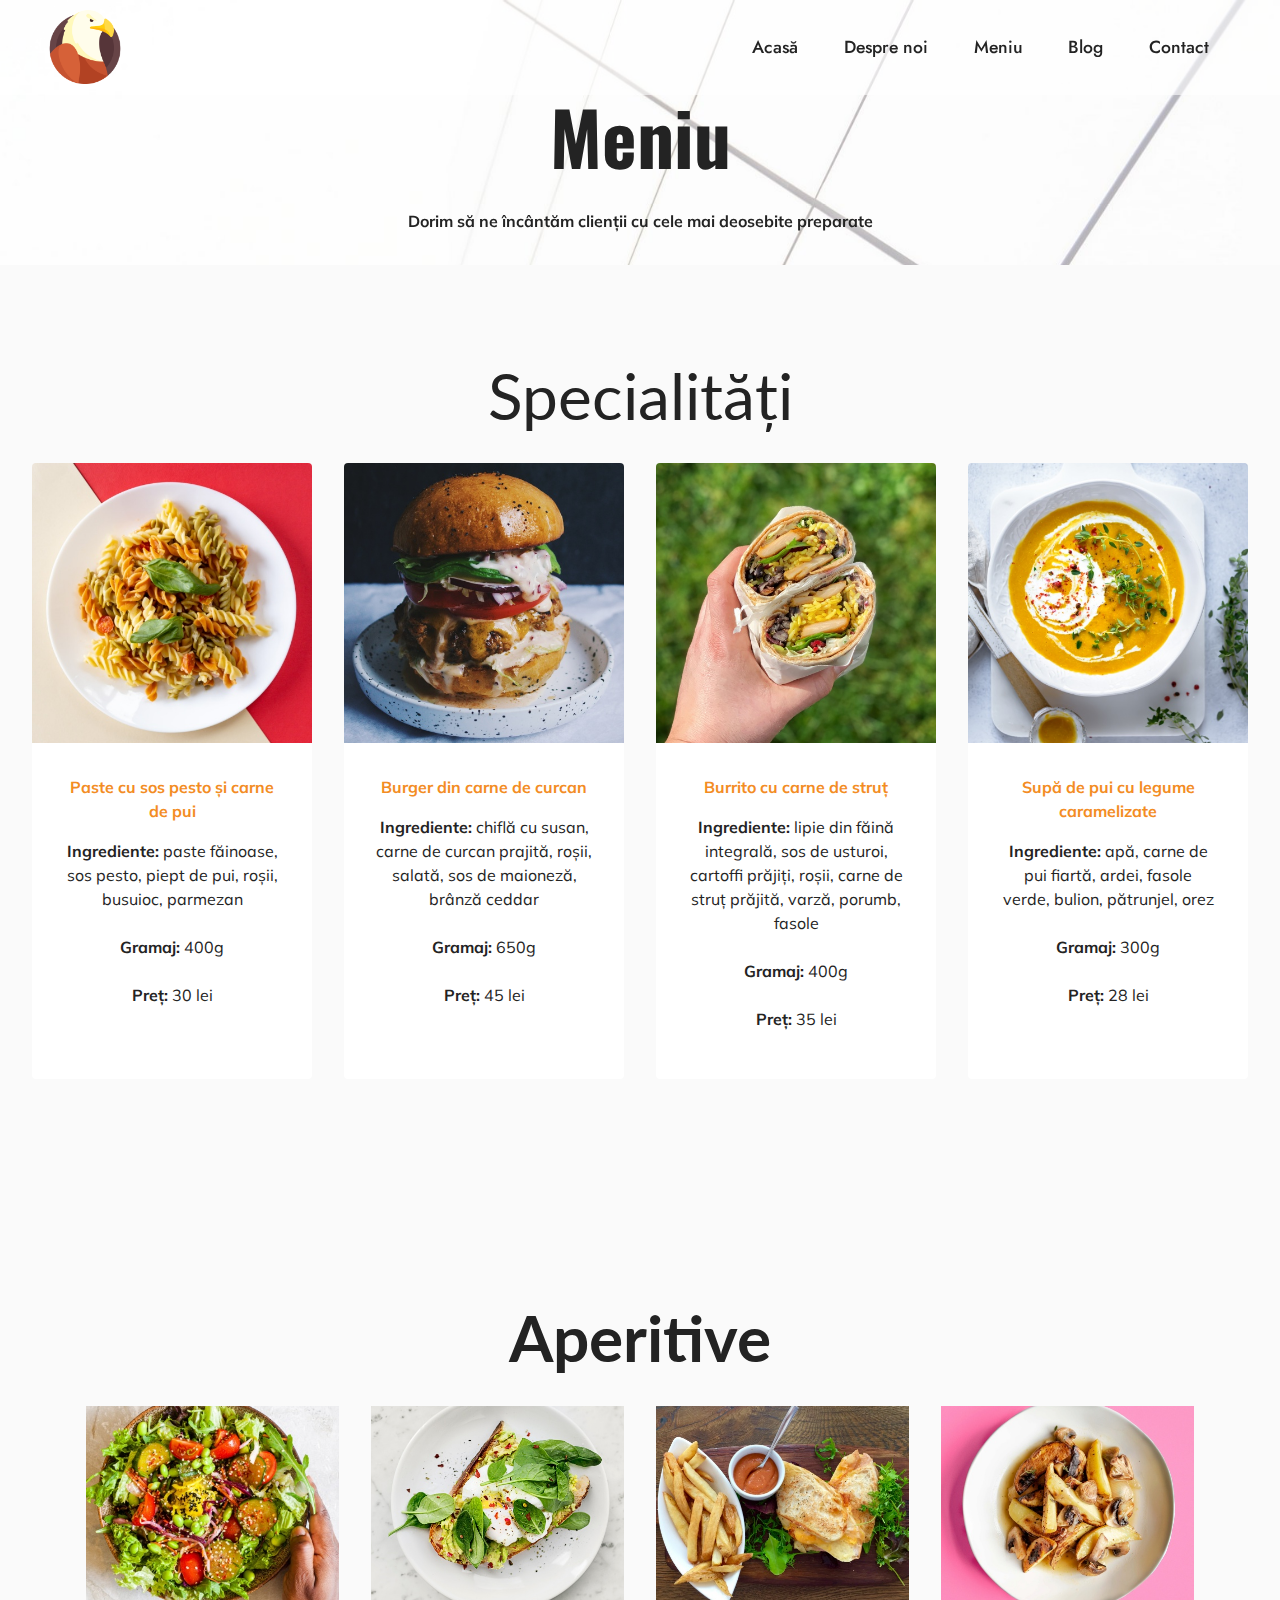
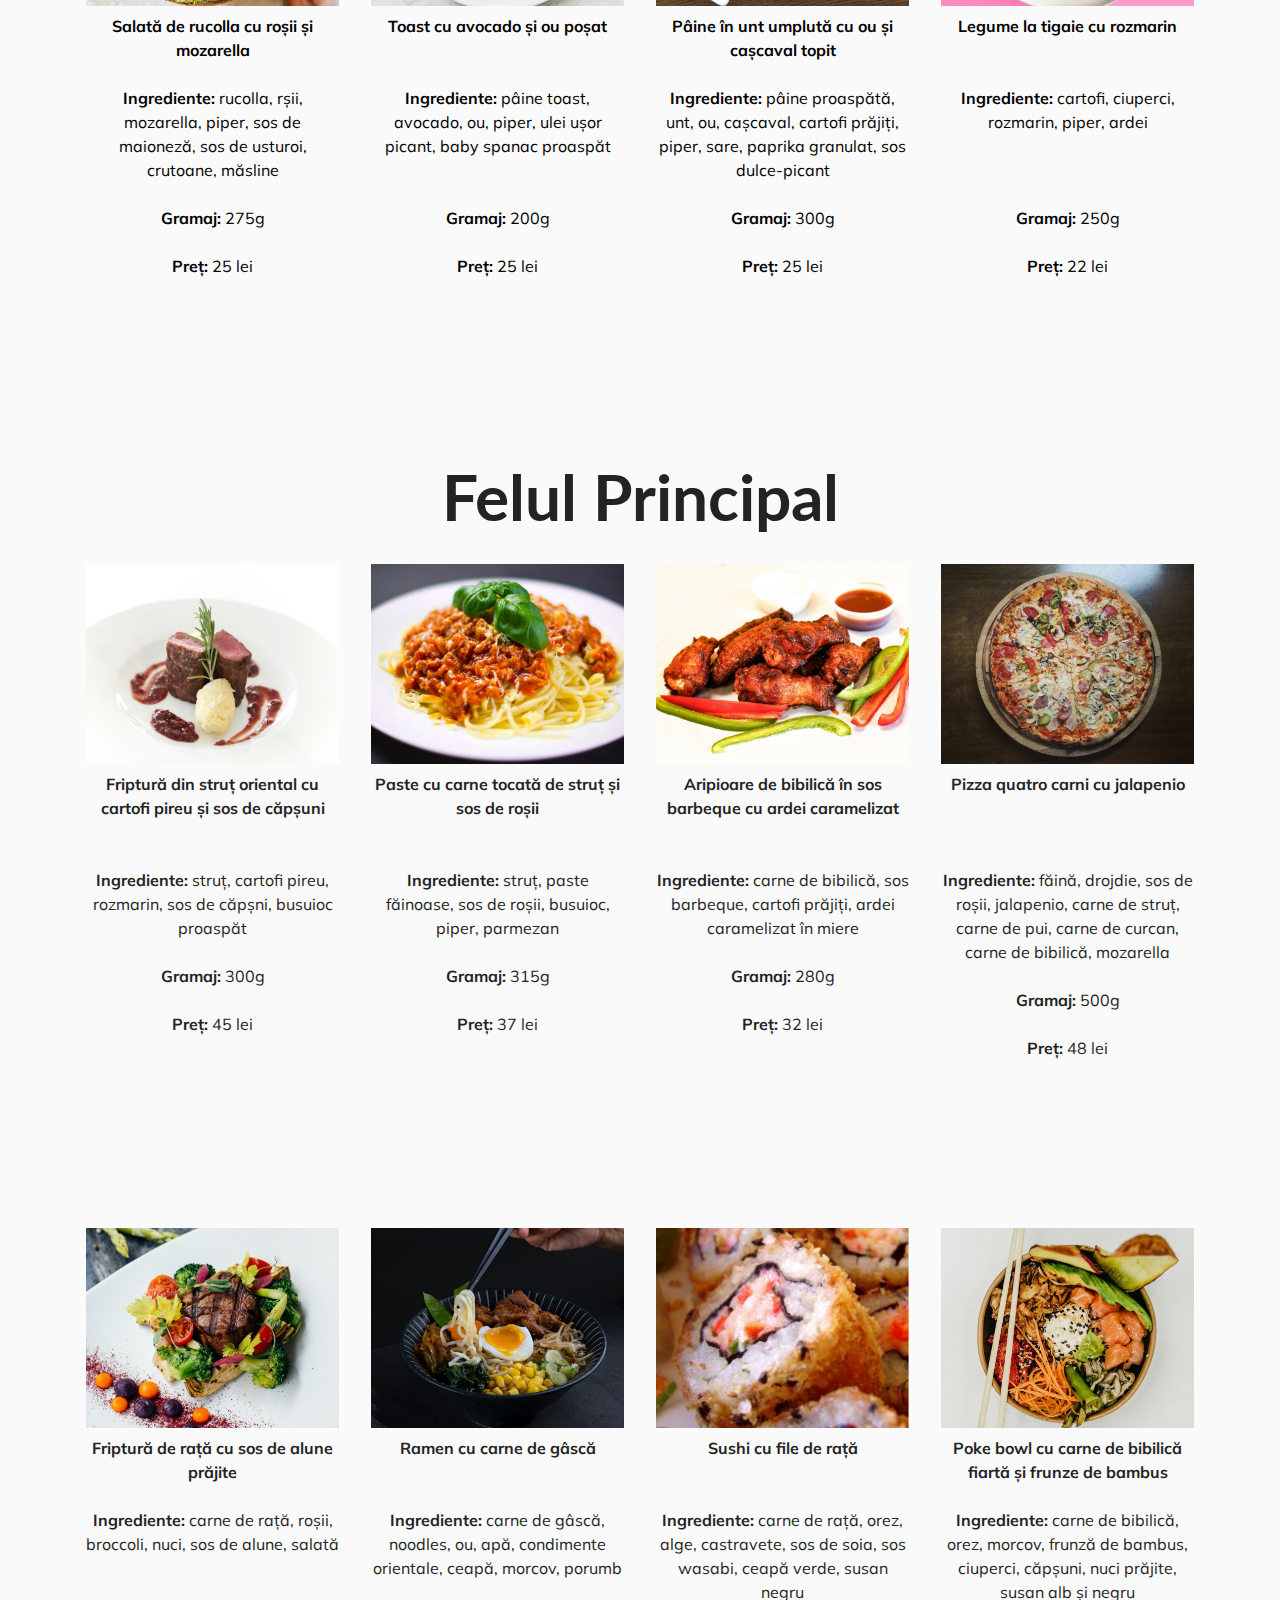
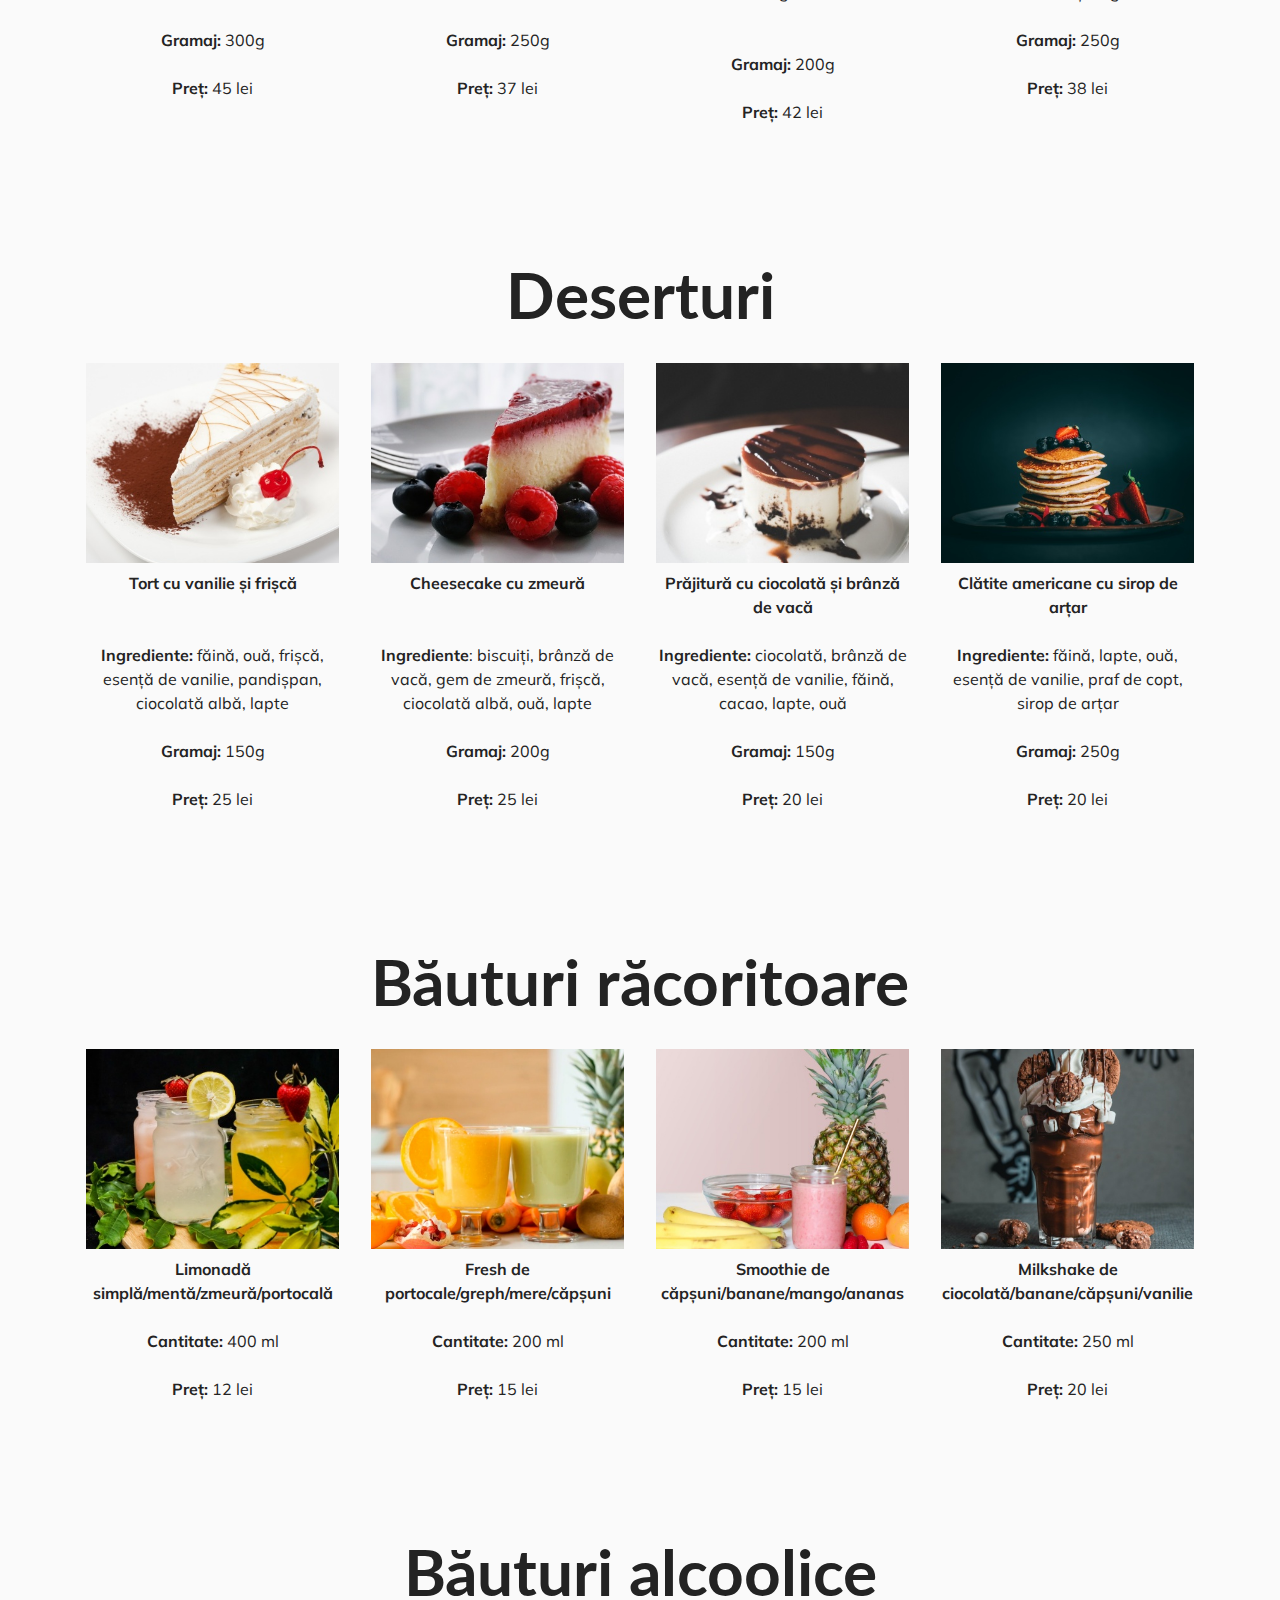
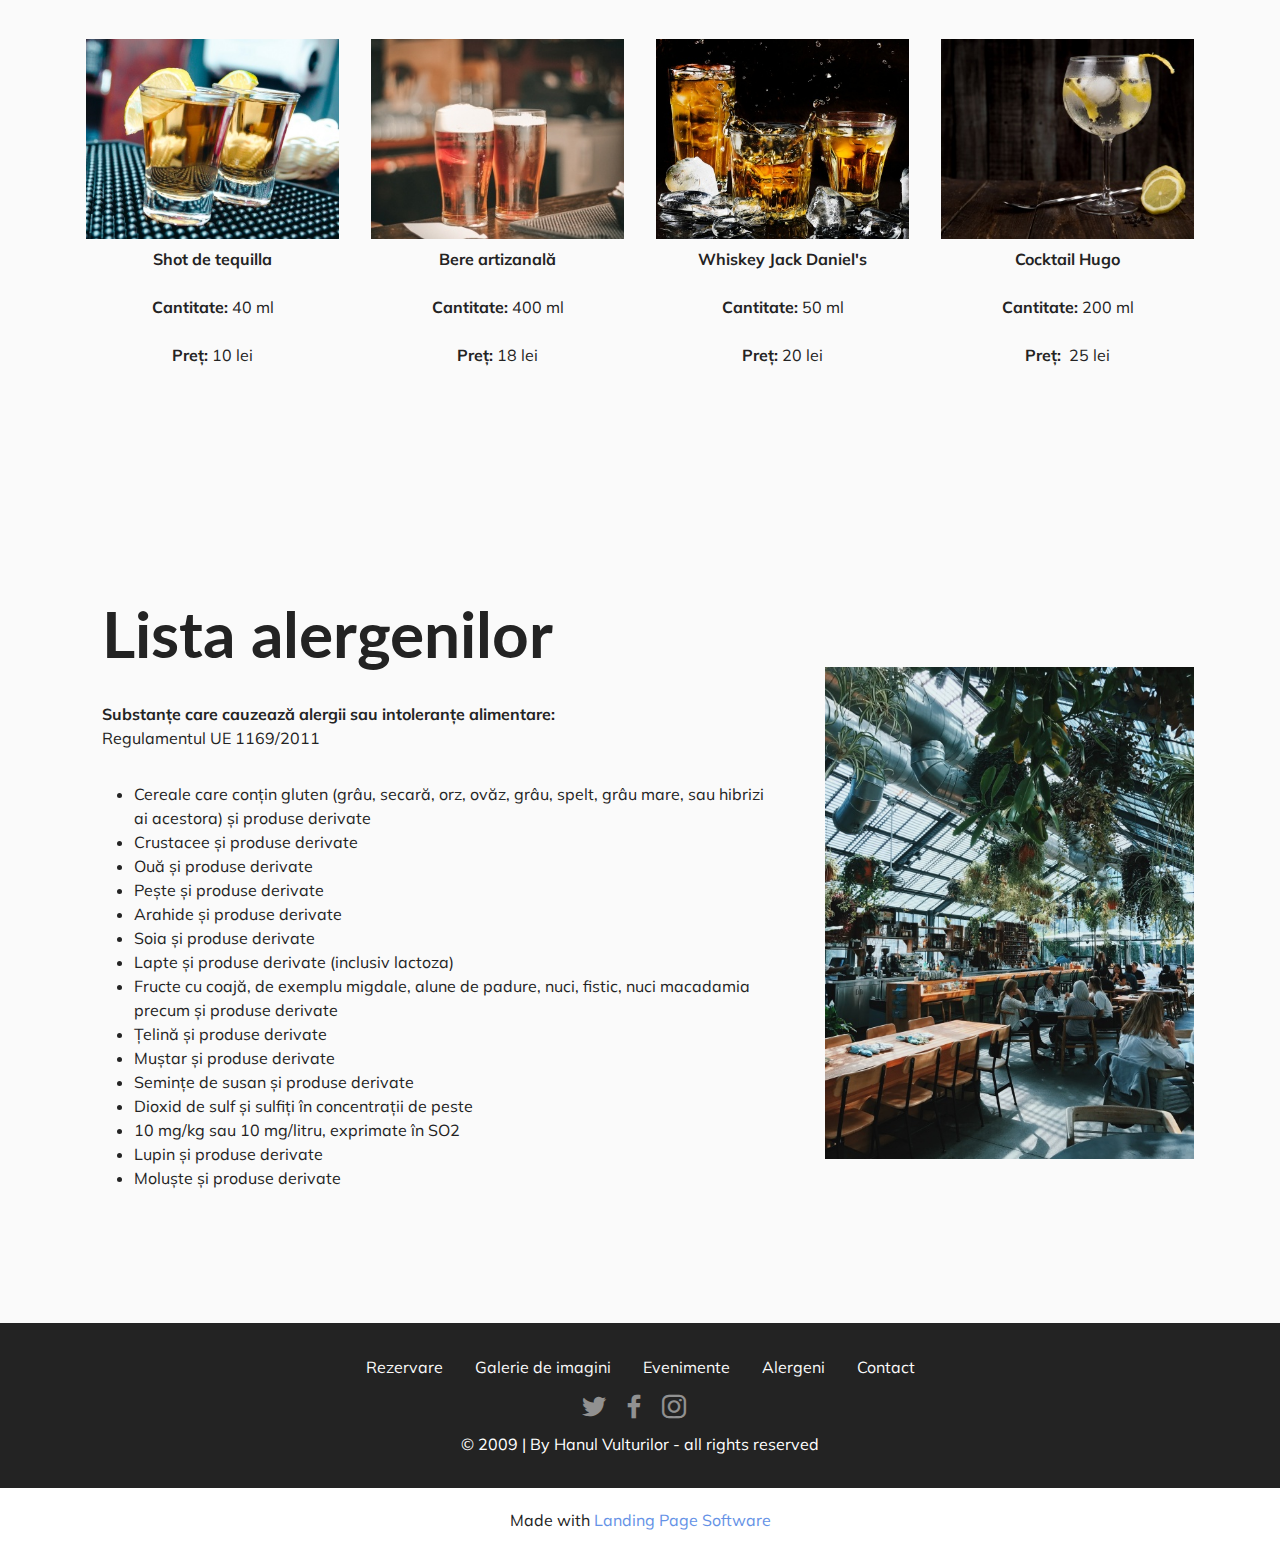
<file: meniu.html>
<!DOCTYPE html>
<html  >
<head>
  <!-- Site made with Mobirise Website Builder v5.7.4, https://mobirise.com -->
  <meta charset="UTF-8">
  <meta http-equiv="X-UA-Compatible" content="IE=edge">
  <meta name="generator" content="Mobirise v5.7.4, mobirise.com">
  <meta name="viewport" content="width=device-width, initial-scale=1, minimum-scale=1">
  <link rel="shortcut icon" href="assets/images/eagle.png" type="image/x-icon">
  <meta name="description" content="">
  
  
  <title>Meniu</title>
  <link rel="stylesheet" href="assets/web/assets/mobirise-icons2/mobirise2.css">
  <link rel="stylesheet" href="assets/bootstrap/css/bootstrap.min.css">
  <link rel="stylesheet" href="assets/bootstrap/css/bootstrap-grid.min.css">
  <link rel="stylesheet" href="assets/bootstrap/css/bootstrap-reboot.min.css">
  <link rel="stylesheet" href="assets/parallax/jarallax.css">
  <link rel="stylesheet" href="assets/dropdown/css/style.css">
  <link rel="stylesheet" href="assets/socicon/css/styles.css">
  <link rel="stylesheet" href="assets/theme/css/style.css">
  <link rel="preload" href="https://fonts.googleapis.com/css?family=Oswald:200,300,400,500,600,700&display=swap" as="style" onload="this.onload=null;this.rel='stylesheet'">
  <noscript><link rel="stylesheet" href="https://fonts.googleapis.com/css?family=Oswald:200,300,400,500,600,700&display=swap"></noscript>
  <link rel="preload" href="https://fonts.googleapis.com/css?family=Lato:100,100i,300,300i,400,400i,700,700i,900,900i&display=swap" as="style" onload="this.onload=null;this.rel='stylesheet'">
  <noscript><link rel="stylesheet" href="https://fonts.googleapis.com/css?family=Lato:100,100i,300,300i,400,400i,700,700i,900,900i&display=swap"></noscript>
  <link rel="preload" href="https://fonts.googleapis.com/css?family=Roboto+Mono:100,200,300,400,500,600,700,100i,200i,300i,400i,500i,600i,700i&display=swap" as="style" onload="this.onload=null;this.rel='stylesheet'">
  <noscript><link rel="stylesheet" href="https://fonts.googleapis.com/css?family=Roboto+Mono:100,200,300,400,500,600,700,100i,200i,300i,400i,500i,600i,700i&display=swap"></noscript>
  <link rel="preload" href="https://fonts.googleapis.com/css?family=Mulish:200,300,400,500,600,700,800,900,200i,300i,400i,500i,600i,700i,800i,900i&display=swap" as="style" onload="this.onload=null;this.rel='stylesheet'">
  <noscript><link rel="stylesheet" href="https://fonts.googleapis.com/css?family=Mulish:200,300,400,500,600,700,800,900,200i,300i,400i,500i,600i,700i,800i,900i&display=swap"></noscript>
  <link rel="preload" href="https://fonts.googleapis.com/css2?family=Jost:ital,wght@0,400;0,700;1,400;1,700&display=swap&display=swap" as="style" onload="this.onload=null;this.rel='stylesheet'">
  <noscript><link rel="stylesheet" href="https://fonts.googleapis.com/css2?family=Jost:ital,wght@0,400;0,700;1,400;1,700&display=swap&display=swap"></noscript>
  <link rel="preload" as="style" href="assets/mobirise/css/mbr-additional.css"><link rel="stylesheet" href="assets/mobirise/css/mbr-additional.css" type="text/css">

  
  
  
</head>
<body>
  
  <section data-bs-version="5.1" class="menu menu1 cid-tqhd9BXgy8" once="menu" id="menu1-d">
    

    <nav class="navbar navbar-dropdown navbar-fixed-top navbar-expand-lg">
        <div class="container-fluid">
            <div class="navbar-brand">
                <span class="navbar-logo">
                    <a href="index.html#header5-1">
                        <img src="assets/images/eagle.png" alt="Logo cu vultur" style="height: 4.6rem;">
                    </a>
                </span>
                
            </div>
            <button class="navbar-toggler" type="button" data-toggle="collapse" data-bs-toggle="collapse" data-target="#navbarSupportedContent" data-bs-target="#navbarSupportedContent" aria-controls="navbarNavAltMarkup" aria-expanded="false" aria-label="Toggle navigation">
                <div class="hamburger">
                    <span></span>
                    <span></span>
                    <span></span>
                    <span></span>
                </div>
            </button>
            <div class="collapse navbar-collapse" id="navbarSupportedContent">
                <ul class="navbar-nav nav-dropdown nav-right" data-app-modern-menu="true"><li class="nav-item"><a class="nav-link link text-black text-primary display-4" href="index.html#header5-1">Acasă</a></li><li class="nav-item"><a class="nav-link link text-black text-primary display-4" href="despre-noi.html#content4-6">Despre noi</a></li>
                    <li class="nav-item"><a class="nav-link link text-black text-primary display-4" href="meniu.html#content4-e">Meniu</a></li><li class="nav-item"><a class="nav-link link text-black text-primary display-4" href="blog.html#content4-15">Blog</a></li>
                    <li class="nav-item"><a class="nav-link link text-black text-primary display-4" href="contact.html#content4-z">Contact</a>
                    </li></ul>
                
                
            </div>
        </div>
    </nav>
</section>

<section data-bs-version="5.1" class="content4 cid-tqj3a7tLmH mbr-parallax-background" id="content4-e">
    

    
    
    <div class="container">
        <div class="row justify-content-center">
            <div class="title col-md-12 col-lg-10">
                <h3 class="mbr-section-title mbr-fonts-style align-center mb-4 display-1">
                    <strong>Meniu</strong></h3>
                <h4 class="mbr-section-subtitle align-center mbr-fonts-style mb-4 display-7"><strong>Dorim să ne încântăm clienții cu cele mai deosebite preparate</strong></h4>
                
            </div>
        </div>
    </div>
</section>

<section data-bs-version="5.1" class="gallery3 cid-tqmkVi3B6x" id="gallery3-n">
    
    
    <div class="container-fluid">
        <div class="mbr-section-head">
            <h4 class="mbr-section-title mbr-fonts-style align-center mb-0 display-2">Specialități</h4>
            
        </div>
        <div class="row mt-4">
            <div class="item features-image сol-12 col-md-6 col-lg-3">
                <div class="item-wrapper">
                    <div class="item-img">
                        <img src="assets/images/pastaaaa.jpg" alt="farfurie cu paste si sos de roșii pe un fundal alb cu roz">
                    </div>
                    <div class="item-content">
                        <h5 class="item-title mbr-fonts-style display-7"><strong>Paste cu sos pesto și carne de pui</strong></h5>
                        
                        <p class="mbr-text mbr-fonts-style mt-3 display-7"><strong>Ingrediente: </strong>paste făinoase, sos pesto, piept de pui, roșii, busuioc, parmezan<br><br><strong>Gramaj:</strong> 400g<br><br><strong>Preț:</strong> 30 lei<br></p>
                    </div>
                    
                </div>
            </div>
            <div class="item features-image сol-12 col-md-6 col-lg-3">
                <div class="item-wrapper">
                    <div class="item-img">
                        <img src="assets/images/burger.jpg" alt="burger mare pus pe farfurie cu carne roșii și multă brânză">
                    </div>
                    <div class="item-content">
                        <h5 class="item-title mbr-fonts-style display-7"><strong>Burger din carne de curcan</strong></h5>
                        
                        <p class="mbr-text mbr-fonts-style mt-3 display-7"><strong>Ingrediente:</strong> chiflă cu susan, carne de curcan prajită, roșii, salată, sos de maioneză, brânză ceddar<br><br><strong>Gramaj:</strong> 650g<br><br><strong>Preț:</strong>&nbsp;45 lei<br></p>
                    </div>
                    
                </div>
            </div>
            <div class="item features-image сol-12 col-md-6 col-lg-3">
                <div class="item-wrapper">
                    <div class="item-img">
                        <img src="assets/images/burrito.jpg" alt="mână care ține un burrito cu carne salata și porumb pe un fundal verde care arată ca iarba">
                    </div>
                    <div class="item-content">
                        <h5 class="item-title mbr-fonts-style display-7"><strong>Burrito cu carne de struț</strong></h5>
                        
                        <p class="mbr-text mbr-fonts-style mt-3 display-7"><strong>Ingrediente:</strong> lipie din făină integrală, sos de usturoi, cartoffi prăjiți, roșii, carne de struț prăjită, varză, porumb, fasole<br><br><strong>Gramaj:</strong> 400g<br><br><strong>Preț:</strong> 35 lei<br></p>
                    </div>
                    
                </div>
            </div>
            <div class="item features-image сol-12 col-md-6 col-lg-3">
                <div class="item-wrapper">
                    <div class="item-img">
                        <img src="assets/images/soup.jpg" alt="bol cu supă portocaalite pe un doc de lemn cu un polonic mic lângă" title="">
                    </div>
                    <div class="item-content">
                        <h5 class="item-title mbr-fonts-style display-7"><strong>Supă de pui cu legume caramelizate</strong></h5>
                        
                        <p class="mbr-text mbr-fonts-style mt-3 display-7"><strong>Ingrediente:</strong> apă, carne de pui fiartă, ardei, fasole verde, bulion, pătrunjel, orez<br><br><strong>Gramaj:</strong> 300g<br><br><strong>Preț:</strong> 28 lei<br></p>
                    </div>
                    
                </div>
            </div>
        </div>
    </div>
</section>

<section data-bs-version="5.1" class="gallery5 mbr-gallery cid-tqmo0laCBx" id="gallery5-o">
    

    
    

    <div class="container">
        <div class="mbr-section-head">
            <h3 class="mbr-section-title mbr-fonts-style align-center m-0 display-2"><strong>Aperitive</strong></h3>
            
        </div>
        <div class="row mbr-gallery mt-4">
            <div class="col-12 col-md-6 col-lg-3 item gallery-image">
                <div class="item-wrapper" data-toggle="modal" data-bs-toggle="modal" data-target="#tqoAPWaBDt-modal" data-bs-target="#tqoAPWaBDt-modal">
                    <img class="w-100" src="assets/images/table-1.jpg" alt="salata cu rucolla, roșii și mozarella" data-slide-to="0" data-bs-slide-to="0" data-target="#lb-tqoAPWaBDt" data-bs-target="#lb-tqoAPWaBDt">
                    <div class="icon-wrapper">
                        <span class="mobi-mbri mobi-mbri-search mbr-iconfont mbr-iconfont-btn"></span>
                    </div>
                </div>
                <h6 class="mbr-item-subtitle mbr-fonts-style align-center mb-2 mt-2 display-7"><strong>Salată de rucolla cu roșii și mozarella</strong><br><br><strong>Ingrediente: </strong>rucolla, rșii, mozarella, piper, sos de maioneză, sos de usturoi, crutoane, măsline<br><br><strong>Gramaj: </strong>275g<div><br></div><div><strong>Preț:</strong> 25 lei</div></h6>
            </div>
            <div class="col-12 col-md-6 col-lg-3 item gallery-image">
                <div class="item-wrapper" data-toggle="modal" data-bs-toggle="modal" data-target="#tqoAPWaBDt-modal" data-bs-target="#tqoAPWaBDt-modal">
                    <img class="w-100" src="assets/images/avo-toast.jpg" alt="toast cu avocado și ou poșat în farfurie" data-slide-to="1" data-bs-slide-to="1" data-target="#lb-tqoAPWaBDt" data-bs-target="#lb-tqoAPWaBDt">
                    <div class="icon-wrapper">
                        <span class="mobi-mbri mobi-mbri-search mbr-iconfont mbr-iconfont-btn"></span>
                    </div>
                </div>
                <h6 class="mbr-item-subtitle mbr-fonts-style align-center mb-2 mt-2 display-7"><strong>Toast cu avocado și ou poșat</strong><br><br><strong><br></strong><strong>Ingrediente: </strong>pâine toast, avocado, ou, piper, ulei ușor picant, baby spanac proaspăt<br><br><br><strong>Gramaj:</strong> 200g<div><br></div><div><strong>Preț:</strong> 25 lei<br><br><br></div></h6>
            </div>
            <div class="col-12 col-md-6 col-lg-3 item gallery-image">
                <div class="item-wrapper" data-toggle="modal" data-bs-toggle="modal" data-target="#tqoAPWaBDt-modal" data-bs-target="#tqoAPWaBDt-modal">
                    <img class="w-100" src="assets/images/bread-chip.jpg" alt="paine în unt umoută cu ou și cașcaval" data-slide-to="2" data-bs-slide-to="2" data-target="#lb-tqoAPWaBDt" data-bs-target="#lb-tqoAPWaBDt">
                    <div class="icon-wrapper">
                        <span class="mobi-mbri mobi-mbri-search mbr-iconfont mbr-iconfont-btn"></span>
                    </div>
                </div>
                <h6 class="mbr-item-subtitle mbr-fonts-style align-center mb-2 mt-2 display-7"><strong>Pâine în unt umplută cu ou și cașcaval topit</strong><br><br><strong>Ingrediente: </strong>pâine proaspătă, unt, ou, cașcaval, cartofi prăjiți, piper, sare, paprika granulat, sos dulce-picant<br><br><strong>Gramaj:</strong> 300g<div><br></div><div><strong>Preț:</strong> 25 lei</div></h6>
            </div>
            <div class="col-12 col-md-6 col-lg-3 item gallery-image">
                <div class="item-wrapper" data-toggle="modal" data-bs-toggle="modal" data-target="#tqoAPWaBDt-modal" data-bs-target="#tqoAPWaBDt-modal">
                    <img class="w-100" src="assets/images/roasted-veggies.jpg" alt="cartofi și ciuperci cu rozmarin" data-slide-to="3" data-bs-slide-to="3" data-target="#lb-tqoAPWaBDt" data-bs-target="#lb-tqoAPWaBDt">
                    <div class="icon-wrapper">
                        <span class="mobi-mbri mobi-mbri-search mbr-iconfont mbr-iconfont-btn"></span>
                    </div>
                </div>
                <h6 class="mbr-item-subtitle mbr-fonts-style align-center mb-2 mt-2 display-7"><strong>Legume la tigaie cu rozmarin</strong><br><br><br><strong>Ingrediente: </strong>cartofi, ciuperci, rozmarin, piper, ardei<br><br><br><br><strong>Gramaj:</strong> 250g<div><br></div><div><strong>Preț:</strong> 22 lei</div></h6>
            </div>
        </div>

        <div class="modal mbr-slider" tabindex="-1" role="dialog" aria-hidden="true" id="tqoAPWaBDt-modal">
            <div class="modal-dialog" role="document">
                <div class="modal-content">
                    <div class="modal-body">
                        <div class="carousel slide" id="lb-tqoAPWaBDt" data-interval="5000" data-bs-interval="5000">
                            <div class="carousel-inner">
                                <div class="carousel-item active">
                                    <img class="d-block w-100" src="assets/images/table-1.jpg" alt="Mobirise Website Builder">
                                </div>
                                <div class="carousel-item">
                                    <img class="d-block w-100" src="assets/images/avo-toast.jpg" alt="Mobirise Website Builder">
                                </div>
                                <div class="carousel-item">
                                    <img class="d-block w-100" src="assets/images/bread-chip.jpg" alt="Mobirise Website Builder">
                                </div>
                                <div class="carousel-item">
                                    <img class="d-block w-100" src="assets/images/roasted-veggies.jpg" alt="Mobirise Website Builder">
                                </div>
                            </div>
                            <ol class="carousel-indicators">
                                <li data-slide-to="0" data-bs-slide-to="0" class="active" data-target="#lb-tqoAPWaBDt" data-bs-target="#lb-tqoAPWaBDt"></li>
                                <li data-slide-to="1" data-bs-slide-to="1" data-target="#lb-tqoAPWaBDt" data-bs-target="#lb-tqoAPWaBDt"></li>
                                <li data-slide-to="2" data-bs-slide-to="2" data-target="#lb-tqoAPWaBDt" data-bs-target="#lb-tqoAPWaBDt"></li>
                                <li data-slide-to="3" data-bs-slide-to="3" data-target="#lb-tqoAPWaBDt" data-bs-target="#lb-tqoAPWaBDt"></li>
                            </ol>
                            <a role="button" href="" class="close" data-dismiss="modal" data-bs-dismiss="modal" aria-label="Close">
                            </a>
                            <a class="carousel-control-prev carousel-control" role="button" data-slide="prev" data-bs-slide="prev" href="#lb-tqoAPWaBDt">
                                <span class="mobi-mbri mobi-mbri-arrow-prev" aria-hidden="true"></span>
                                <span class="sr-only visually-hidden">Previous</span>
                            </a>
                            <a class="carousel-control-next carousel-control" role="button" data-slide="next" data-bs-slide="next" href="#lb-tqoAPWaBDt">
                                <span class="mobi-mbri mobi-mbri-arrow-next" aria-hidden="true"></span>
                                <span class="sr-only visually-hidden">Next</span>
                            </a>
                        </div>
                    </div>
                </div>
            </div>
        </div>
    </div>
</section>

<section data-bs-version="5.1" class="gallery5 mbr-gallery cid-tqmrYHFNOg" id="gallery5-p">
    

    
    

    <div class="container">
        <div class="mbr-section-head">
            <h3 class="mbr-section-title mbr-fonts-style align-center m-0 display-2"><strong>Felul Principal</strong></h3>
            
        </div>
        <div class="row mbr-gallery mt-4">
            <div class="col-12 col-md-6 col-lg-3 item gallery-image">
                <div class="item-wrapper" data-toggle="modal" data-bs-toggle="modal" data-target="#tqoAPWNOTD-modal" data-bs-target="#tqoAPWNOTD-modal">
                    <img class="w-100" src="assets/images/beef.jpg" alt="friptură din struț oriental cu cartofi și sos de căpșuni" data-slide-to="0" data-bs-slide-to="0" data-target="#lb-tqoAPWNOTD" data-bs-target="#lb-tqoAPWNOTD">
                    <div class="icon-wrapper">
                        <span class="mobi-mbri mobi-mbri-search mbr-iconfont mbr-iconfont-btn"></span>
                    </div>
                </div>
                <h6 class="mbr-item-subtitle mbr-fonts-style align-center mb-2 mt-2 display-7"><strong>Friptură din struț oriental cu cartofi pireu și sos de căpșuni</strong><br><strong><br></strong><br><strong>Ingrediente:</strong> struț, cartofi pireu, rozmarin, sos de căpșni, busuioc proaspăt<div><strong><br></strong></div><div><strong>Gramaj: </strong>300g</div><div><strong><br></strong></div><div><strong>Preț: </strong>45 lei</div></h6>
            </div>
            <div class="col-12 col-md-6 col-lg-3 item gallery-image">
                <div class="item-wrapper" data-toggle="modal" data-bs-toggle="modal" data-target="#tqoAPWNOTD-modal" data-bs-target="#tqoAPWNOTD-modal">
                    <img class="w-100" src="assets/images/pasta.jpg" alt="paste cu carne tocată și sos de roșii" data-slide-to="1" data-bs-slide-to="1" data-target="#lb-tqoAPWNOTD" data-bs-target="#lb-tqoAPWNOTD">
                    <div class="icon-wrapper">
                        <span class="mobi-mbri mobi-mbri-search mbr-iconfont mbr-iconfont-btn"></span>
                    </div>
                </div>
                <h6 class="mbr-item-subtitle mbr-fonts-style align-center mb-2 mt-2 display-7"><strong>Paste cu carne tocată de struț și sos de roșii</strong><div><br></div><br><div><strong>Ingrediente: </strong>struț, paste făinoase, sos de roșii, busuioc, piper, parmezan</div><div><br></div><div><strong>Gramaj:</strong> 315g</div><div><br></div><div><strong>Preț:</strong>&nbsp;37 lei</div></h6>
            </div>
            <div class="col-12 col-md-6 col-lg-3 item gallery-image">
                <div class="item-wrapper" data-toggle="modal" data-bs-toggle="modal" data-target="#tqoAPWNOTD-modal" data-bs-target="#tqoAPWNOTD-modal">
                    <img class="w-100" src="assets/images/aripioare.jpg" alt="aripioare în sos barbeque și ardei caramelizat" data-slide-to="2" data-bs-slide-to="2" data-target="#lb-tqoAPWNOTD" data-bs-target="#lb-tqoAPWNOTD">
                    <div class="icon-wrapper">
                        <span class="mobi-mbri mobi-mbri-search mbr-iconfont mbr-iconfont-btn"></span>
                    </div>
                </div>
                <h6 class="mbr-item-subtitle mbr-fonts-style align-center mb-2 mt-2 display-7"><strong>Aripioare de bibilică în sos barbeque cu ardei caramelizat</strong><div><br></div><br><div><strong>Ingrediente:</strong> carne de bibilică, sos barbeque, cartofi prăjiți, ardei caramelizat în miere</div><div><br></div><div><strong>Gramaj:</strong>&nbsp;280g</div><div><br></div><div><strong>Preț:&nbsp;</strong>32 lei</div></h6>
            </div>
            <div class="col-12 col-md-6 col-lg-3 item gallery-image">
                <div class="item-wrapper" data-toggle="modal" data-bs-toggle="modal" data-target="#tqoAPWNOTD-modal" data-bs-target="#tqoAPWNOTD-modal">
                    <img class="w-100" src="assets/images/pizza-1.jpg" alt="pizza quatro carni cu strut, pui, curcan și bibilică" data-slide-to="3" data-bs-slide-to="3" data-target="#lb-tqoAPWNOTD" data-bs-target="#lb-tqoAPWNOTD">
                    <div class="icon-wrapper">
                        <span class="mobi-mbri mobi-mbri-search mbr-iconfont mbr-iconfont-btn"></span>
                    </div>
                </div>
                <h6 class="mbr-item-subtitle mbr-fonts-style align-center mb-2 mt-2 display-7"><strong>Pizza quatro carni cu jalapenio</strong><div><br></div><br><br><div><strong>Ingrediente: </strong>făină, drojdie, sos de roșii, jalapenio, carne de struț, carne de pui, carne de curcan, carne de bibilică, mozarella</div><div><br></div><div><strong>Gramaj:</strong> 500g</div><div><br></div><div><strong>Preț:</strong> 48 lei</div></h6>
            </div>
        </div>

        <div class="modal mbr-slider" tabindex="-1" role="dialog" aria-hidden="true" id="tqoAPWNOTD-modal">
            <div class="modal-dialog" role="document">
                <div class="modal-content">
                    <div class="modal-body">
                        <div class="carousel slide" id="lb-tqoAPWNOTD" data-interval="5000" data-bs-interval="5000">
                            <div class="carousel-inner">
                                <div class="carousel-item active">
                                    <img class="d-block w-100" src="assets/images/beef.jpg" alt="Mobirise Website Builder">
                                </div>
                                <div class="carousel-item">
                                    <img class="d-block w-100" src="assets/images/pasta.jpg" alt="Mobirise Website Builder">
                                </div>
                                <div class="carousel-item">
                                    <img class="d-block w-100" src="assets/images/aripioare.jpg" alt="Mobirise Website Builder">
                                </div>
                                <div class="carousel-item">
                                    <img class="d-block w-100" src="assets/images/pizza-1.jpg" alt="Mobirise Website Builder">
                                </div>
                            </div>
                            <ol class="carousel-indicators">
                                <li data-slide-to="0" data-bs-slide-to="0" class="active" data-target="#lb-tqoAPWNOTD" data-bs-target="#lb-tqoAPWNOTD"></li>
                                <li data-slide-to="1" data-bs-slide-to="1" data-target="#lb-tqoAPWNOTD" data-bs-target="#lb-tqoAPWNOTD"></li>
                                <li data-slide-to="2" data-bs-slide-to="2" data-target="#lb-tqoAPWNOTD" data-bs-target="#lb-tqoAPWNOTD"></li>
                                <li data-slide-to="3" data-bs-slide-to="3" data-target="#lb-tqoAPWNOTD" data-bs-target="#lb-tqoAPWNOTD"></li>
                            </ol>
                            <a role="button" href="" class="close" data-dismiss="modal" data-bs-dismiss="modal" aria-label="Close">
                            </a>
                            <a class="carousel-control-prev carousel-control" role="button" data-slide="prev" data-bs-slide="prev" href="#lb-tqoAPWNOTD">
                                <span class="mobi-mbri mobi-mbri-arrow-prev" aria-hidden="true"></span>
                                <span class="sr-only visually-hidden">Previous</span>
                            </a>
                            <a class="carousel-control-next carousel-control" role="button" data-slide="next" data-bs-slide="next" href="#lb-tqoAPWNOTD">
                                <span class="mobi-mbri mobi-mbri-arrow-next" aria-hidden="true"></span>
                                <span class="sr-only visually-hidden">Next</span>
                            </a>
                        </div>
                    </div>
                </div>
            </div>
        </div>
    </div>
</section>

<section data-bs-version="5.1" class="gallery5 mbr-gallery cid-tqmu3tu4vt" id="gallery5-q">
    

    
    

    <div class="container">
        
        <div class="row mbr-gallery mt-4">
            <div class="col-12 col-md-6 col-lg-3 item gallery-image">
                <div class="item-wrapper" data-toggle="modal" data-bs-toggle="modal" data-target="#tqoAPXx3Qk-modal" data-bs-target="#tqoAPXx3Qk-modal">
                    <img class="w-100" src="assets/images/rata.jpg" alt="friptură de rață cu sos de alune" data-slide-to="0" data-bs-slide-to="0" data-target="#lb-tqoAPXx3Qk" data-bs-target="#lb-tqoAPXx3Qk">
                    <div class="icon-wrapper">
                        <span class="mobi-mbri mobi-mbri-search mbr-iconfont mbr-iconfont-btn"></span>
                    </div>
                </div>
                <h6 class="mbr-item-subtitle mbr-fonts-style align-center mb-2 mt-2 display-7"><strong>Friptură de rață cu sos de alune prăjite</strong><div><strong><br></strong></div><div><strong>Ingrediente: </strong>carne de rață, roșii, broccoli, nuci, sos de alune, salată</div><div><strong><br></strong></div><div><strong><br></strong></div><br><div><strong>Gramaj: </strong>300g</div><div><strong><br></strong></div><div><strong>Preț: </strong>45 lei</div></h6>
            </div>
            <div class="col-12 col-md-6 col-lg-3 item gallery-image">
                <div class="item-wrapper" data-toggle="modal" data-bs-toggle="modal" data-target="#tqoAPXx3Qk-modal" data-bs-target="#tqoAPXx3Qk-modal">
                    <img class="w-100" src="assets/images/ramen.jpg" alt="ramen cu carne de gâscă și ou" data-slide-to="1" data-bs-slide-to="1" data-target="#lb-tqoAPXx3Qk" data-bs-target="#lb-tqoAPXx3Qk">
                    <div class="icon-wrapper">
                        <span class="mobi-mbri mobi-mbri-search mbr-iconfont mbr-iconfont-btn"></span>
                    </div>
                </div>
                <h6 class="mbr-item-subtitle mbr-fonts-style align-center mb-2 mt-2 display-7"><strong>Ramen cu carne de gâscă</strong><div><strong><br></strong></div><br><div><strong>Ingrediente: </strong>carne de gâscă, noodles, ou, apă, condimente orientale, ceapă, morcov, porumb</div><div><strong><br></strong></div><div><strong><br></strong></div><div><strong>Gramaj: </strong>250g</div><div><strong><br></strong></div><div><strong>Preț: </strong>37 lei</div></h6>
            </div>
            <div class="col-12 col-md-6 col-lg-3 item gallery-image">
                <div class="item-wrapper" data-toggle="modal" data-bs-toggle="modal" data-target="#tqoAPXx3Qk-modal" data-bs-target="#tqoAPXx3Qk-modal">
                    <img class="w-100" src="assets/images/sushi1.jpg" alt="sushi cu file de rață și castraveți" data-slide-to="2" data-bs-slide-to="2" data-target="#lb-tqoAPXx3Qk" data-bs-target="#lb-tqoAPXx3Qk">
                    <div class="icon-wrapper">
                        <span class="mobi-mbri mobi-mbri-search mbr-iconfont mbr-iconfont-btn"></span>
                    </div>
                </div>
                <h6 class="mbr-item-subtitle mbr-fonts-style align-center mb-2 mt-2 display-7">
                    <strong>Sushi cu file de rață</strong>
                <div><strong><br></strong></div><br><div><strong>Ingrediente:</strong> carne de rață, orez, alge, castravete, sos de soia, sos wasabi, ceapă verde, susan negru</div><div><strong><br></strong></div><div><strong><br></strong></div><div><strong>Gramaj: </strong>200g</div><div><strong><br></strong></div><div><strong>Preț: </strong>42 lei</div></h6>
            </div>
            <div class="col-12 col-md-6 col-lg-3 item gallery-image">
                <div class="item-wrapper" data-toggle="modal" data-bs-toggle="modal" data-target="#tqoAPXx3Qk-modal" data-bs-target="#tqoAPXx3Qk-modal">
                    <img class="w-100" src="assets/images/poke.jpg" alt="poke bowl cu carne de bibilică fiartă și funze de bambus" data-slide-to="3" data-bs-slide-to="3" data-target="#lb-tqoAPXx3Qk" data-bs-target="#lb-tqoAPXx3Qk">
                    <div class="icon-wrapper">
                        <span class="mobi-mbri mobi-mbri-search mbr-iconfont mbr-iconfont-btn"></span>
                    </div>
                </div>
                <h6 class="mbr-item-subtitle mbr-fonts-style align-center mb-2 mt-2 display-7"><strong>Poke bowl cu carne de bibilică fiartă și frunze de bambus</strong><div><br></div><div><strong>Ingrediente:</strong> carne de bibilică, orez, morcov, frunză de bambus, ciuperci, căpșuni, nuci prăjite, susan alb și negru</div><div><br></div><div><strong>Gramaj:</strong> 250g</div><div><br></div><div><strong>Preț:</strong> 38 lei</div></h6>
            </div>
        </div>

        <div class="modal mbr-slider" tabindex="-1" role="dialog" aria-hidden="true" id="tqoAPXx3Qk-modal">
            <div class="modal-dialog" role="document">
                <div class="modal-content">
                    <div class="modal-body">
                        <div class="carousel slide" id="lb-tqoAPXx3Qk" data-interval="5000" data-bs-interval="5000">
                            <div class="carousel-inner">
                                <div class="carousel-item active">
                                    <img class="d-block w-100" src="assets/images/rata.jpg" alt="Mobirise Website Builder">
                                </div>
                                <div class="carousel-item">
                                    <img class="d-block w-100" src="assets/images/ramen.jpg" alt="Mobirise Website Builder">
                                </div>
                                <div class="carousel-item">
                                    <img class="d-block w-100" src="assets/images/sushi1.jpg" alt="Mobirise Website Builder">
                                </div>
                                <div class="carousel-item">
                                    <img class="d-block w-100" src="assets/images/poke.jpg" alt="Mobirise Website Builder">
                                </div>
                            </div>
                            <ol class="carousel-indicators">
                                <li data-slide-to="0" data-bs-slide-to="0" class="active" data-target="#lb-tqoAPXx3Qk" data-bs-target="#lb-tqoAPXx3Qk"></li>
                                <li data-slide-to="1" data-bs-slide-to="1" data-target="#lb-tqoAPXx3Qk" data-bs-target="#lb-tqoAPXx3Qk"></li>
                                <li data-slide-to="2" data-bs-slide-to="2" data-target="#lb-tqoAPXx3Qk" data-bs-target="#lb-tqoAPXx3Qk"></li>
                                <li data-slide-to="3" data-bs-slide-to="3" data-target="#lb-tqoAPXx3Qk" data-bs-target="#lb-tqoAPXx3Qk"></li>
                            </ol>
                            <a role="button" href="" class="close" data-dismiss="modal" data-bs-dismiss="modal" aria-label="Close">
                            </a>
                            <a class="carousel-control-prev carousel-control" role="button" data-slide="prev" data-bs-slide="prev" href="#lb-tqoAPXx3Qk">
                                <span class="mobi-mbri mobi-mbri-arrow-prev" aria-hidden="true"></span>
                                <span class="sr-only visually-hidden">Previous</span>
                            </a>
                            <a class="carousel-control-next carousel-control" role="button" data-slide="next" data-bs-slide="next" href="#lb-tqoAPXx3Qk">
                                <span class="mobi-mbri mobi-mbri-arrow-next" aria-hidden="true"></span>
                                <span class="sr-only visually-hidden">Next</span>
                            </a>
                        </div>
                    </div>
                </div>
            </div>
        </div>
    </div>
</section>

<section data-bs-version="5.1" class="gallery5 mbr-gallery cid-tqmvFEr3NP" id="gallery5-r">
    

    
    

    <div class="container">
        <div class="mbr-section-head">
            <h3 class="mbr-section-title mbr-fonts-style align-center m-0 display-2"><strong>Deserturi</strong></h3>
            
        </div>
        <div class="row mbr-gallery mt-4">
            <div class="col-12 col-md-6 col-lg-3 item gallery-image">
                <div class="item-wrapper" data-toggle="modal" data-bs-toggle="modal" data-target="#tqoAPY9dPO-modal" data-bs-target="#tqoAPY9dPO-modal">
                    <img class="w-100" src="assets/images/tort-alb.jpg" alt="prăjitură cu frișcă și ciocolată albă" data-slide-to="0" data-bs-slide-to="0" data-target="#lb-tqoAPY9dPO" data-bs-target="#lb-tqoAPY9dPO">
                    <div class="icon-wrapper">
                        <span class="mobi-mbri mobi-mbri-search mbr-iconfont mbr-iconfont-btn"></span>
                    </div>
                </div>
                <h6 class="mbr-item-subtitle mbr-fonts-style align-center mb-2 mt-2 display-7"><strong>Tort cu vanilie și frișcă</strong><div><br></div><br><div><strong>Ingrediente: </strong>făină, ouă, frișcă, esență de vanilie, pandișpan, ciocolată albă, lapte</div><div><br></div><div><strong>Gramaj:</strong> 150g</div><div><br></div><div><strong>Preț: </strong>25 lei</div></h6>
            </div>
            <div class="col-12 col-md-6 col-lg-3 item gallery-image">
                <div class="item-wrapper" data-toggle="modal" data-bs-toggle="modal" data-target="#tqoAPY9dPO-modal" data-bs-target="#tqoAPY9dPO-modal">
                    <img class="w-100" src="assets/images/cheesecake.jpg" alt="cheesecake cu fructe" data-slide-to="1" data-bs-slide-to="1" data-target="#lb-tqoAPY9dPO" data-bs-target="#lb-tqoAPY9dPO">
                    <div class="icon-wrapper">
                        <span class="mobi-mbri mobi-mbri-search mbr-iconfont mbr-iconfont-btn"></span>
                    </div>
                </div>
                <h6 class="mbr-item-subtitle mbr-fonts-style align-center mb-2 mt-2 display-7"><strong>Cheesecake cu zmeură</strong><div><br></div><br><div><strong>Ingrediente</strong>: biscuiți, brânză de vacă, gem de zmeură, frișcă, ciocolată albă, ouă, lapte</div><div><br></div><div><strong>Gramaj:</strong> 200g</div><div><br></div><div><strong>Preț: </strong>25 lei</div></h6>
            </div>
            <div class="col-12 col-md-6 col-lg-3 item gallery-image">
                <div class="item-wrapper" data-toggle="modal" data-bs-toggle="modal" data-target="#tqoAPY9dPO-modal" data-bs-target="#tqoAPY9dPO-modal">
                    <img class="w-100" src="assets/images/cioco.jpg" alt="prăjitură cu brânză și ciocolată " data-slide-to="2" data-bs-slide-to="2" data-target="#lb-tqoAPY9dPO" data-bs-target="#lb-tqoAPY9dPO">
                    <div class="icon-wrapper">
                        <span class="mobi-mbri mobi-mbri-search mbr-iconfont mbr-iconfont-btn"></span>
                    </div>
                </div>
                <h6 class="mbr-item-subtitle mbr-fonts-style align-center mb-2 mt-2 display-7"><strong>Prăjitură cu ciocolată și brânză de vacă</strong><div><br></div><div><strong>Ingrediente:</strong> ciocolată, brânză de vacă, esență de vanilie, făină, cacao, lapte, ouă</div><div><br></div><div><strong>Gramaj:</strong> 150g</div><div><br></div><div><strong>Preț:</strong> 20 lei</div></h6>
            </div>
            <div class="col-12 col-md-6 col-lg-3 item gallery-image">
                <div class="item-wrapper" data-toggle="modal" data-bs-toggle="modal" data-target="#tqoAPY9dPO-modal" data-bs-target="#tqoAPY9dPO-modal">
                    <img class="w-100" src="assets/images/fluffy.jpg" alt="clătite americane cu sos de arțar" data-slide-to="3" data-bs-slide-to="3" data-target="#lb-tqoAPY9dPO" data-bs-target="#lb-tqoAPY9dPO">
                    <div class="icon-wrapper">
                        <span class="mobi-mbri mobi-mbri-search mbr-iconfont mbr-iconfont-btn"></span>
                    </div>
                </div>
                <h6 class="mbr-item-subtitle mbr-fonts-style align-center mb-2 mt-2 display-7"><strong>Clătite americane cu sirop de arțar</strong><div><br></div><div><strong>Ingrediente:</strong> făină, lapte, ouă, esență de vanilie, praf de copt, sirop de arțar</div><div><br></div><div><strong>Gramaj:</strong> 250g</div><div><br></div><div><strong>Preț:</strong> 20 lei</div></h6>
            </div>
        </div>

        <div class="modal mbr-slider" tabindex="-1" role="dialog" aria-hidden="true" id="tqoAPY9dPO-modal">
            <div class="modal-dialog" role="document">
                <div class="modal-content">
                    <div class="modal-body">
                        <div class="carousel slide" id="lb-tqoAPY9dPO" data-interval="5000" data-bs-interval="5000">
                            <div class="carousel-inner">
                                <div class="carousel-item active">
                                    <img class="d-block w-100" src="assets/images/tort-alb.jpg" alt="Mobirise Website Builder">
                                </div>
                                <div class="carousel-item">
                                    <img class="d-block w-100" src="assets/images/cheesecake.jpg" alt="Mobirise Website Builder">
                                </div>
                                <div class="carousel-item">
                                    <img class="d-block w-100" src="assets/images/cioco.jpg" alt="Mobirise Website Builder">
                                </div>
                                <div class="carousel-item">
                                    <img class="d-block w-100" src="assets/images/fluffy.jpg" alt="Mobirise Website Builder">
                                </div>
                            </div>
                            <ol class="carousel-indicators">
                                <li data-slide-to="0" data-bs-slide-to="0" class="active" data-target="#lb-tqoAPY9dPO" data-bs-target="#lb-tqoAPY9dPO"></li>
                                <li data-slide-to="1" data-bs-slide-to="1" data-target="#lb-tqoAPY9dPO" data-bs-target="#lb-tqoAPY9dPO"></li>
                                <li data-slide-to="2" data-bs-slide-to="2" data-target="#lb-tqoAPY9dPO" data-bs-target="#lb-tqoAPY9dPO"></li>
                                <li data-slide-to="3" data-bs-slide-to="3" data-target="#lb-tqoAPY9dPO" data-bs-target="#lb-tqoAPY9dPO"></li>
                            </ol>
                            <a role="button" href="" class="close" data-dismiss="modal" data-bs-dismiss="modal" aria-label="Close">
                            </a>
                            <a class="carousel-control-prev carousel-control" role="button" data-slide="prev" data-bs-slide="prev" href="#lb-tqoAPY9dPO">
                                <span class="mobi-mbri mobi-mbri-arrow-prev" aria-hidden="true"></span>
                                <span class="sr-only visually-hidden">Previous</span>
                            </a>
                            <a class="carousel-control-next carousel-control" role="button" data-slide="next" data-bs-slide="next" href="#lb-tqoAPY9dPO">
                                <span class="mobi-mbri mobi-mbri-arrow-next" aria-hidden="true"></span>
                                <span class="sr-only visually-hidden">Next</span>
                            </a>
                        </div>
                    </div>
                </div>
            </div>
        </div>
    </div>
</section>

<section data-bs-version="5.1" class="gallery5 mbr-gallery cid-tqmwUlFDko" id="gallery5-s">
    

    
    

    <div class="container">
        <div class="mbr-section-head">
            <h3 class="mbr-section-title mbr-fonts-style align-center m-0 display-2"><strong>Băuturi răcoritoare</strong></h3>
            
        </div>
        <div class="row mbr-gallery mt-4">
            <div class="col-12 col-md-6 col-lg-3 item gallery-image">
                <div class="item-wrapper" data-toggle="modal" data-bs-toggle="modal" data-target="#tqoAPYLe8T-modal" data-bs-target="#tqoAPYLe8T-modal">
                    <img class="w-100" src="assets/images/limo.jpg" alt="limonadă cu mentă" data-slide-to="0" data-bs-slide-to="0" data-target="#lb-tqoAPYLe8T" data-bs-target="#lb-tqoAPYLe8T">
                    <div class="icon-wrapper">
                        <span class="mobi-mbri mobi-mbri-search mbr-iconfont mbr-iconfont-btn"></span>
                    </div>
                </div>
                <h6 class="mbr-item-subtitle mbr-fonts-style align-center mb-2 mt-2 display-7"><strong>Limonadă simplă/mentă/zmeură/portocală</strong><div><strong><br></strong></div><div><strong>Cantitate: </strong>400 ml</div><div><strong><br></strong></div><div><strong>Preț: </strong>12 lei</div></h6>
            </div>
            <div class="col-12 col-md-6 col-lg-3 item gallery-image">
                <div class="item-wrapper" data-toggle="modal" data-bs-toggle="modal" data-target="#tqoAPYLe8T-modal" data-bs-target="#tqoAPYLe8T-modal">
                    <img class="w-100" src="assets/images/fresh.jpg" alt="fresh de portocale" data-slide-to="1" data-bs-slide-to="1" data-target="#lb-tqoAPYLe8T" data-bs-target="#lb-tqoAPYLe8T">
                    <div class="icon-wrapper">
                        <span class="mobi-mbri mobi-mbri-search mbr-iconfont mbr-iconfont-btn"></span>
                    </div>
                </div>
                <h6 class="mbr-item-subtitle mbr-fonts-style align-center mb-2 mt-2 display-7"><strong>Fresh de portocale/greph/mere/căpșuni</strong><div><strong><br></strong></div><div><strong>Cantitate: </strong><span style="font-size: 1rem;">200 ml</span><br></div><div><strong><br></strong></div><div><strong>Preț: </strong>15 lei</div></h6>
            </div>
            <div class="col-12 col-md-6 col-lg-3 item gallery-image">
                <div class="item-wrapper" data-toggle="modal" data-bs-toggle="modal" data-target="#tqoAPYLe8T-modal" data-bs-target="#tqoAPYLe8T-modal">
                    <img class="w-100" src="assets/images/smoothie.jpg" alt="smoothie de căpșuni" data-slide-to="2" data-bs-slide-to="2" data-target="#lb-tqoAPYLe8T" data-bs-target="#lb-tqoAPYLe8T">
                    <div class="icon-wrapper">
                        <span class="mobi-mbri mobi-mbri-search mbr-iconfont mbr-iconfont-btn"></span>
                    </div>
                </div>
                <h6 class="mbr-item-subtitle mbr-fonts-style align-center mb-2 mt-2 display-7"><strong>Smoothie de căpșuni/banane/mango/ananas</strong><div><strong><br></strong></div><div><strong>Cantitate: </strong>200 ml</div><div><strong><br></strong></div><div><strong>Preț: </strong>15 lei</div></h6>
            </div>
            <div class="col-12 col-md-6 col-lg-3 item gallery-image">
                <div class="item-wrapper" data-toggle="modal" data-bs-toggle="modal" data-target="#tqoAPYLe8T-modal" data-bs-target="#tqoAPYLe8T-modal">
                    <img class="w-100" src="assets/images/milkshake.jpg" alt="milkshake cu ciocolată și gheață" data-slide-to="3" data-bs-slide-to="3" data-target="#lb-tqoAPYLe8T" data-bs-target="#lb-tqoAPYLe8T">
                    <div class="icon-wrapper">
                        <span class="mobi-mbri mobi-mbri-search mbr-iconfont mbr-iconfont-btn"></span>
                    </div>
                </div>
                <h6 class="mbr-item-subtitle mbr-fonts-style align-center mb-2 mt-2 display-7"><strong>Milkshake de ciocolată/banane/căpșuni/vanilie</strong><div><strong><br></strong></div><div><strong>Cantitate: </strong><span style="font-size: 1rem;">250 ml</span><br></div><div><strong><br></strong></div><div><strong>Preț: </strong>20 lei</div></h6>
            </div>
        </div>

        <div class="modal mbr-slider" tabindex="-1" role="dialog" aria-hidden="true" id="tqoAPYLe8T-modal">
            <div class="modal-dialog" role="document">
                <div class="modal-content">
                    <div class="modal-body">
                        <div class="carousel slide" id="lb-tqoAPYLe8T" data-interval="5000" data-bs-interval="5000">
                            <div class="carousel-inner">
                                <div class="carousel-item active">
                                    <img class="d-block w-100" src="assets/images/limo.jpg" alt="Mobirise Website Builder">
                                </div>
                                <div class="carousel-item">
                                    <img class="d-block w-100" src="assets/images/fresh.jpg" alt="Mobirise Website Builder">
                                </div>
                                <div class="carousel-item">
                                    <img class="d-block w-100" src="assets/images/smoothie.jpg" alt="Mobirise Website Builder">
                                </div>
                                <div class="carousel-item">
                                    <img class="d-block w-100" src="assets/images/milkshake.jpg" alt="Mobirise Website Builder">
                                </div>
                            </div>
                            <ol class="carousel-indicators">
                                <li data-slide-to="0" data-bs-slide-to="0" class="active" data-target="#lb-tqoAPYLe8T" data-bs-target="#lb-tqoAPYLe8T"></li>
                                <li data-slide-to="1" data-bs-slide-to="1" data-target="#lb-tqoAPYLe8T" data-bs-target="#lb-tqoAPYLe8T"></li>
                                <li data-slide-to="2" data-bs-slide-to="2" data-target="#lb-tqoAPYLe8T" data-bs-target="#lb-tqoAPYLe8T"></li>
                                <li data-slide-to="3" data-bs-slide-to="3" data-target="#lb-tqoAPYLe8T" data-bs-target="#lb-tqoAPYLe8T"></li>
                            </ol>
                            <a role="button" href="" class="close" data-dismiss="modal" data-bs-dismiss="modal" aria-label="Close">
                            </a>
                            <a class="carousel-control-prev carousel-control" role="button" data-slide="prev" data-bs-slide="prev" href="#lb-tqoAPYLe8T">
                                <span class="mobi-mbri mobi-mbri-arrow-prev" aria-hidden="true"></span>
                                <span class="sr-only visually-hidden">Previous</span>
                            </a>
                            <a class="carousel-control-next carousel-control" role="button" data-slide="next" data-bs-slide="next" href="#lb-tqoAPYLe8T">
                                <span class="mobi-mbri mobi-mbri-arrow-next" aria-hidden="true"></span>
                                <span class="sr-only visually-hidden">Next</span>
                            </a>
                        </div>
                    </div>
                </div>
            </div>
        </div>
    </div>
</section>

<section data-bs-version="5.1" class="gallery5 mbr-gallery cid-tqmy0bVLQd" id="gallery5-t">
    

    
    

    <div class="container">
        <div class="mbr-section-head">
            <h3 class="mbr-section-title mbr-fonts-style align-center m-0 display-2"><strong>Băuturi alcoolice</strong></h3>
            
        </div>
        <div class="row mbr-gallery mt-4">
            <div class="col-12 col-md-6 col-lg-3 item gallery-image">
                <div class="item-wrapper" data-toggle="modal" data-bs-toggle="modal" data-target="#tqoAPZrR7n-modal" data-bs-target="#tqoAPZrR7n-modal">
                    <img class="w-100" src="assets/images/tequilla.jpg" alt="shot de tequilla cu lămâie" data-slide-to="0" data-bs-slide-to="0" data-target="#lb-tqoAPZrR7n" data-bs-target="#lb-tqoAPZrR7n">
                    <div class="icon-wrapper">
                        <span class="mobi-mbri mobi-mbri-search mbr-iconfont mbr-iconfont-btn"></span>
                    </div>
                </div>
                <h6 class="mbr-item-subtitle mbr-fonts-style align-center mb-2 mt-2 display-7"><strong>Shot de tequilla</strong><div><strong><br></strong></div><div><strong>Cantitate: </strong>40 ml</div><div><strong><br></strong></div><div><strong>Preț: </strong>10 lei</div></h6>
            </div>
            <div class="col-12 col-md-6 col-lg-3 item gallery-image">
                <div class="item-wrapper" data-toggle="modal" data-bs-toggle="modal" data-target="#tqoAPZrR7n-modal" data-bs-target="#tqoAPZrR7n-modal">
                    <img class="w-100" src="assets/images/bere.jpg" alt="bere artizanală" data-slide-to="1" data-bs-slide-to="1" data-target="#lb-tqoAPZrR7n" data-bs-target="#lb-tqoAPZrR7n">
                    <div class="icon-wrapper">
                        <span class="mobi-mbri mobi-mbri-search mbr-iconfont mbr-iconfont-btn"></span>
                    </div>
                </div>
                <h6 class="mbr-item-subtitle mbr-fonts-style align-center mb-2 mt-2 display-7"><strong>Bere artizanală</strong><div><strong><br></strong></div><div><strong>Cantitate: </strong><span style="font-size: 1rem;">400 ml</span><br></div><div><strong><br></strong></div><div><strong>Preț: </strong>18 lei</div></h6>
            </div>
            <div class="col-12 col-md-6 col-lg-3 item gallery-image">
                <div class="item-wrapper" data-toggle="modal" data-bs-toggle="modal" data-target="#tqoAPZrR7n-modal" data-bs-target="#tqoAPZrR7n-modal">
                    <img class="w-100" src="assets/images/wiskey.jpg" alt="whiskey cu gheață" data-slide-to="2" data-bs-slide-to="2" data-target="#lb-tqoAPZrR7n" data-bs-target="#lb-tqoAPZrR7n">
                    <div class="icon-wrapper">
                        <span class="mobi-mbri mobi-mbri-search mbr-iconfont mbr-iconfont-btn"></span>
                    </div>
                </div>
                <h6 class="mbr-item-subtitle mbr-fonts-style align-center mb-2 mt-2 display-7"><strong>Whiskey Jack Daniel's</strong><div><strong><br></strong></div><div><strong>Cantitate: </strong>50 ml</div><div><strong><br></strong></div><div><strong>Preț: </strong>20 lei</div></h6>
            </div>
            <div class="col-12 col-md-6 col-lg-3 item gallery-image">
                <div class="item-wrapper" data-toggle="modal" data-bs-toggle="modal" data-target="#tqoAPZrR7n-modal" data-bs-target="#tqoAPZrR7n-modal">
                    <img class="w-100" src="assets/images/cocktail.jpg" alt="cocktail hugo cu gheață și pai" data-slide-to="3" data-bs-slide-to="3" data-target="#lb-tqoAPZrR7n" data-bs-target="#lb-tqoAPZrR7n">
                    <div class="icon-wrapper">
                        <span class="mobi-mbri mobi-mbri-search mbr-iconfont mbr-iconfont-btn"></span>
                    </div>
                </div>
                <h6 class="mbr-item-subtitle mbr-fonts-style align-center mb-2 mt-2 display-7"><strong>Cocktail Hugo</strong><div><strong><br></strong></div><div><strong>Cantitate: </strong>200 ml</div><div><strong><br></strong></div><div><strong>Preț:&nbsp; </strong>25 lei</div></h6>
            </div>
        </div>

        <div class="modal mbr-slider" tabindex="-1" role="dialog" aria-hidden="true" id="tqoAPZrR7n-modal">
            <div class="modal-dialog" role="document">
                <div class="modal-content">
                    <div class="modal-body">
                        <div class="carousel slide" id="lb-tqoAPZrR7n" data-interval="5000" data-bs-interval="5000">
                            <div class="carousel-inner">
                                <div class="carousel-item active">
                                    <img class="d-block w-100" src="assets/images/tequilla.jpg" alt="Mobirise Website Builder">
                                </div>
                                <div class="carousel-item">
                                    <img class="d-block w-100" src="assets/images/bere.jpg" alt="Mobirise Website Builder">
                                </div>
                                <div class="carousel-item">
                                    <img class="d-block w-100" src="assets/images/wiskey.jpg" alt="Mobirise Website Builder">
                                </div>
                                <div class="carousel-item">
                                    <img class="d-block w-100" src="assets/images/cocktail.jpg" alt="Mobirise Website Builder">
                                </div>
                            </div>
                            <ol class="carousel-indicators">
                                <li data-slide-to="0" data-bs-slide-to="0" class="active" data-target="#lb-tqoAPZrR7n" data-bs-target="#lb-tqoAPZrR7n"></li>
                                <li data-slide-to="1" data-bs-slide-to="1" data-target="#lb-tqoAPZrR7n" data-bs-target="#lb-tqoAPZrR7n"></li>
                                <li data-slide-to="2" data-bs-slide-to="2" data-target="#lb-tqoAPZrR7n" data-bs-target="#lb-tqoAPZrR7n"></li>
                                <li data-slide-to="3" data-bs-slide-to="3" data-target="#lb-tqoAPZrR7n" data-bs-target="#lb-tqoAPZrR7n"></li>
                            </ol>
                            <a role="button" href="" class="close" data-dismiss="modal" data-bs-dismiss="modal" aria-label="Close">
                            </a>
                            <a class="carousel-control-prev carousel-control" role="button" data-slide="prev" data-bs-slide="prev" href="#lb-tqoAPZrR7n">
                                <span class="mobi-mbri mobi-mbri-arrow-prev" aria-hidden="true"></span>
                                <span class="sr-only visually-hidden">Previous</span>
                            </a>
                            <a class="carousel-control-next carousel-control" role="button" data-slide="next" data-bs-slide="next" href="#lb-tqoAPZrR7n">
                                <span class="mobi-mbri mobi-mbri-arrow-next" aria-hidden="true"></span>
                                <span class="sr-only visually-hidden">Next</span>
                            </a>
                        </div>
                    </div>
                </div>
            </div>
        </div>
    </div>
</section>

<section data-bs-version="5.1" class="features11 cid-tqmAG2jxEJ" id="features12-w">

    

    
    
    <div class="container">
        <div class="m-0 row align-items-center">
            <div class="col-12 col-lg">
                <div class="card-wrapper">
                    <div class="card-box">
                        <h4 class="card-title mbr-fonts-style mb-4 display-2">
                            <strong>Lista alergenilor</strong></h4>
                        <p class="mbr-text mbr-fonts-style mb-4 display-7"><strong>Substanțe care cauzează alergii sau intoleranțe alimentare:</strong><br>Regulamentul UE 1169/2011</p>
                        <div class="mbr-text mbr-fonts-style counter-container display-7">
                            <ul>
                                <li>Cereale care conțin gluten (grâu, secară, orz, ovăz, grâu, spelt, grâu mare, sau hibrizi ai acestora) și produse derivate</li>
                                <li>Crustacee și produse derivate</li>
                                <li>Ouă și produse derivate</li><li>Pește și produse derivate</li><li>Arahide și produse derivate</li><li>Soia și produse derivate</li><li>Lapte și produse derivate (inclusiv lactoza)</li><li>Fructe cu coajă, de exemplu migdale, alune de padure, nuci, fistic, nuci macadamia precum și produse derivate</li><li>Țelină și produse derivate</li><li>Muștar și produse derivate</li><li>Semințe de susan și produse derivate</li><li>Dioxid de sulf și sulfiți în concentrații de peste</li><li>10 mg/kg sau 10 mg/litru, exprimate în SO2</li><li>Lupin și produse derivate</li><li>Moluște și produse derivate</li>
                            </ul>
                        </div>
                        
                    </div>
                </div>
            </div>
            <div class="p-0 col-12 col-lg-4 md-pb">
                <div class="image-wrapper">
                    <img src="assets/images/restaurantt.jpg" alt="restaurant decorat cu frunze si mese cu scaune">
                </div>
            </div>
        </div>
    </div>
</section>

<section data-bs-version="5.1" class="footer3 cid-tqjujHEufl" once="footers" id="footer3-k">

    

    

    <div class="container">
        <div class="media-container-row align-center mbr-white">
            <div class="row row-links">
                <ul class="foot-menu">
                    
                    
                    
                    
                    
                <li class="foot-menu-item mbr-fonts-style display-7"><a href="contact.html#form5-12" class="text-white text-primary">Rezervare</a></li><li class="foot-menu-item mbr-fonts-style display-7"><a href="blog.html#slider4-1d" class="text-white">Galerie de imagini</a></li><li class="foot-menu-item mbr-fonts-style display-7"><a href="blog.html#slider6-19" class="text-white">Evenimente</a></li><li class="foot-menu-item mbr-fonts-style display-7"><a href="meniu.html#features12-w" class="text-white">Alergeni</a></li><li class="foot-menu-item mbr-fonts-style display-7"><a href="contact.html#contacts2-10" class="text-white">Contact</a></li></ul>
            </div>
            <div class="row social-row">
                <div class="social-list align-right pb-2">
                    
                    
                    
                    
                    
                    
                <div class="soc-item">
                        <a href="https://twitter.com/mobirise" target="_blank">
                            <span class="socicon-twitter socicon mbr-iconfont mbr-iconfont-social"></span>
                        </a>
                    </div><div class="soc-item">
                        <a href="https://www.facebook.com/pages/Mobirise/1616226671953247" target="_blank">
                            <span class="socicon-facebook socicon mbr-iconfont mbr-iconfont-social"></span>
                        </a>
                    </div><div class="soc-item">
                        <a href="https://www.facebook.com/pages/Mobirise/1616226671953247" target="_blank">
                            <span class="mbr-iconfont mbr-iconfont-social socicon-instagram socicon"></span>
                        </a>
                    </div></div>
            </div>
            <div class="row row-copirayt">
                <p class="mbr-text mb-0 mbr-fonts-style mbr-white align-center display-7">© 2009 | By Hanul Vulturilor - all rights reserved</p>
            </div>
        </div>
    </div>
</section><section class="display-7" style="padding: 0;align-items: center;justify-content: center;flex-wrap: wrap;    align-content: center;display: flex;position: relative;height: 4rem;"><a href="https://mobiri.se/2923515" style="flex: 1 1;height: 4rem;position: absolute;width: 100%;z-index: 1;"><img alt="" style="height: 4rem;" src="[data-uri]"></a><p style="margin: 0;text-align: center;" class="display-7">Made with &#8204;</p><a style="z-index:1" href="https://mobirise.com/builder/landing-page-software.html">Landing Page Software</a></section><script src="assets/bootstrap/js/bootstrap.bundle.min.js"></script>  <script src="assets/parallax/jarallax.js"></script>  <script src="assets/smoothscroll/smooth-scroll.js"></script>  <script src="assets/ytplayer/index.js"></script>  <script src="assets/dropdown/js/navbar-dropdown.js"></script>  <script src="assets/theme/js/script.js"></script>  
  
  
</body>
</html>
</file>
<file: assets/web/assets/mobirise-icons2/mobirise2.css>
@font-face {
  font-family: 'Moririse2';
  font-display: swap;
  src:  url('mobirise2.eot?f2bix4');
  src:  url('mobirise2.eot?f2bix4#iefix') format('embedded-opentype'),
    url('mobirise2.ttf?f2bix4') format('truetype'),
    url('mobirise2.woff?f2bix4') format('woff'),
    url('mobirise2.svg?f2bix4#mobirise2') format('svg');
  font-weight: normal;
  font-style: normal;
}

[class^="mobi-"], [class*=" mobi-"] {
  /* use !important to prevent issues with browser extensions that change fonts */
  font-family: 'Moririse2' !important;
  speak: none;
  font-style: normal;
  font-weight: normal;
  font-variant: normal;
  text-transform: none;
  line-height: 1;

  /* Better Font Rendering =========== */
  -webkit-font-smoothing: antialiased;
  -moz-osx-font-smoothing: grayscale;
}

.mobi-mbri-add-submenu:before {
  content: "\e900";
}
.mobi-mbri-alert:before {
  content: "\e901";
}
.mobi-mbri-align-center:before {
  content: "\e902";
}
.mobi-mbri-align-justify:before {
  content: "\e903";
}
.mobi-mbri-align-left:before {
  content: "\e904";
}
.mobi-mbri-align-right:before {
  content: "\e905";
}
.mobi-mbri-android:before {
  content: "\e906";
}
.mobi-mbri-apple:before {
  content: "\e907";
}
.mobi-mbri-arrow-down:before {
  content: "\e908";
}
.mobi-mbri-arrow-next:before {
  content: "\e909";
}
.mobi-mbri-arrow-prev:before {
  content: "\e90a";
}
.mobi-mbri-arrow-up:before {
  content: "\e90b";
}
.mobi-mbri-bold:before {
  content: "\e90c";
}
.mobi-mbri-bookmark:before {
  content: "\e90d";
}
.mobi-mbri-bootstrap:before {
  content: "\e90e";
}
.mobi-mbri-briefcase:before {
  content: "\e90f";
}
.mobi-mbri-browse:before {
  content: "\e910";
}
.mobi-mbri-bulleted-list:before {
  content: "\e911";
}
.mobi-mbri-calendar:before {
  content: "\e912";
}
.mobi-mbri-camera:before {
  content: "\e913";
}
.mobi-mbri-cart-add:before {
  content: "\e914";
}
.mobi-mbri-cart-full:before {
  content: "\e915";
}
.mobi-mbri-cash:before {
  content: "\e916";
}
.mobi-mbri-change-style:before {
  content: "\e917";
}
.mobi-mbri-chat:before {
  content: "\e918";
}
.mobi-mbri-clock:before {
  content: "\e919";
}
.mobi-mbri-close:before {
  content: "\e91a";
}
.mobi-mbri-cloud:before {
  content: "\e91b";
}
.mobi-mbri-code:before {
  content: "\e91c";
}
.mobi-mbri-contact-form:before {
  content: "\e91d";
}
.mobi-mbri-credit-card:before {
  content: "\e91e";
}
.mobi-mbri-cursor-click:before {
  content: "\e91f";
}
.mobi-mbri-cust-feedback:before {
  content: "\e920";
}
.mobi-mbri-database:before {
  content: "\e921";
}
.mobi-mbri-delivery:before {
  content: "\e922";
}
.mobi-mbri-desktop:before {
  content: "\e923";
}
.mobi-mbri-devices:before {
  content: "\e924";
}
.mobi-mbri-down:before {
  content: "\e925";
}
.mobi-mbri-download-2:before {
  content: "\e926";
}
.mobi-mbri-download:before {
  content: "\e927";
}
.mobi-mbri-drag-n-drop-2:before {
  content: "\e928";
}
.mobi-mbri-drag-n-drop:before {
  content: "\e929";
}
.mobi-mbri-edit-2:before {
  content: "\e92a";
}
.mobi-mbri-edit:before {
  content: "\e92b";
}
.mobi-mbri-error:before {
  content: "\e92c";
}
.mobi-mbri-extension:before {
  content: "\e92d";
}
.mobi-mbri-features:before {
  content: "\e92e";
}
.mobi-mbri-file:before {
  content: "\e92f";
}
.mobi-mbri-flag:before {
  content: "\e930";
}
.mobi-mbri-folder:before {
  content: "\e931";
}
.mobi-mbri-gift:before {
  content: "\e932";
}
.mobi-mbri-github:before {
  content: "\e933";
}
.mobi-mbri-globe-2:before {
  content: "\e934";
}
.mobi-mbri-globe:before {
  content: "\e935";
}
.mobi-mbri-growing-chart:before {
  content: "\e936";
}
.mobi-mbri-hearth:before {
  content: "\e937";
}
.mobi-mbri-help:before {
  content: "\e938";
}
.mobi-mbri-home:before {
  content: "\e939";
}
.mobi-mbri-hot-cup:before {
  content: "\e93a";
}
.mobi-mbri-idea:before {
  content: "\e93b";
}
.mobi-mbri-image-gallery:before {
  content: "\e93c";
}
.mobi-mbri-image-slider:before {
  content: "\e93d";
}
.mobi-mbri-info:before {
  content: "\e93e";
}
.mobi-mbri-italic:before {
  content: "\e93f";
}
.mobi-mbri-key:before {
  content: "\e940";
}
.mobi-mbri-laptop:before {
  content: "\e941";
}
.mobi-mbri-layers:before {
  content: "\e942";
}
.mobi-mbri-left-right:before {
  content: "\e943";
}
.mobi-mbri-left:before {
  content: "\e944";
}
.mobi-mbri-letter:before {
  content: "\e945";
}
.mobi-mbri-like:before {
  content: "\e946";
}
.mobi-mbri-link:before {
  content: "\e947";
}
.mobi-mbri-lock:before {
  content: "\e948";
}
.mobi-mbri-login:before {
  content: "\e949";
}
.mobi-mbri-logout:before {
  content: "\e94a";
}
.mobi-mbri-magic-stick:before {
  content: "\e94b";
}
.mobi-mbri-map-pin:before {
  content: "\e94c";
}
.mobi-mbri-menu:before {
  content: "\e94d";
}
.mobi-mbri-mobile-2:before {
  content: "\e94e";
}
.mobi-mbri-mobile-horizontal:before {
  content: "\e94f";
}
.mobi-mbri-mobile:before {
  content: "\e950";
}
.mobi-mbri-mobirise:before {
  content: "\e951";
}
.mobi-mbri-more-horizontal:before {
  content: "\e952";
}
.mobi-mbri-more-vertical:before {
  content: "\e953";
}
.mobi-mbri-music:before {
  content: "\e954";
}
.mobi-mbri-new-file:before {
  content: "\e955";
}
.mobi-mbri-numbered-list:before {
  content: "\e956";
}
.mobi-mbri-opened-folder:before {
  content: "\e957";
}
.mobi-mbri-pages:before {
  content: "\e958";
}
.mobi-mbri-paper-plane:before {
  content: "\e959";
}
.mobi-mbri-paperclip:before {
  content: "\e95a";
}
.mobi-mbri-phone:before {
  content: "\e95b";
}
.mobi-mbri-photo:before {
  content: "\e95c";
}
.mobi-mbri-photos:before {
  content: "\e95d";
}
.mobi-mbri-pin:before {
  content: "\e95e";
}
.mobi-mbri-play:before {
  content: "\e95f";
}
.mobi-mbri-plus:before {
  content: "\e960";
}
.mobi-mbri-preview:before {
  content: "\e961";
}
.mobi-mbri-print:before {
  content: "\e962";
}
.mobi-mbri-protect:before {
  content: "\e963";
}
.mobi-mbri-question:before {
  content: "\e964";
}
.mobi-mbri-quote-left:before {
  content: "\e965";
}
.mobi-mbri-quote-right:before {
  content: "\e966";
}
.mobi-mbri-redo:before {
  content: "\e967";
}
.mobi-mbri-refresh:before {
  content: "\e968";
}
.mobi-mbri-responsive-2:before {
  content: "\e969";
}
.mobi-mbri-responsive:before {
  content: "\e96a";
}
.mobi-mbri-right:before {
  content: "\e96b";
}
.mobi-mbri-rocket:before {
  content: "\e96c";
}
.mobi-mbri-sad-face:before {
  content: "\e96d";
}
.mobi-mbri-sale:before {
  content: "\e96e";
}
.mobi-mbri-save:before {
  content: "\e96f";
}
.mobi-mbri-search:before {
  content: "\e970";
}
.mobi-mbri-setting-2:before {
  content: "\e971";
}
.mobi-mbri-setting-3:before {
  content: "\e972";
}
.mobi-mbri-setting:before {
  content: "\e973";
}
.mobi-mbri-share:before {
  content: "\e974";
}
.mobi-mbri-shopping-bag:before {
  content: "\e975";
}
.mobi-mbri-shopping-basket:before {
  content: "\e976";
}
.mobi-mbri-shopping-cart:before {
  content: "\e977";
}
.mobi-mbri-sites:before {
  content: "\e978";
}
.mobi-mbri-smile-face:before {
  content: "\e979";
}
.mobi-mbri-speed:before {
  content: "\e97a";
}
.mobi-mbri-star:before {
  content: "\e97b";
}
.mobi-mbri-success:before {
  content: "\e97c";
}
.mobi-mbri-sun:before {
  content: "\e97d";
}
.mobi-mbri-sun2:before {
  content: "\e97e";
}
.mobi-mbri-tablet-vertical:before {
  content: "\e97f";
}
.mobi-mbri-tablet:before {
  content: "\e980";
}
.mobi-mbri-target:before {
  content: "\e981";
}
.mobi-mbri-timer:before {
  content: "\e982";
}
.mobi-mbri-to-ftp:before {
  content: "\e983";
}
.mobi-mbri-to-local-drive:before {
  content: "\e984";
}
.mobi-mbri-touch-swipe:before {
  content: "\e985";
}
.mobi-mbri-touch:before {
  content: "\e986";
}
.mobi-mbri-trash:before {
  content: "\e987";
}
.mobi-mbri-underline:before {
  content: "\e988";
}
.mobi-mbri-undo:before {
  content: "\e989";
}
.mobi-mbri-unlink:before {
  content: "\e98a";
}
.mobi-mbri-unlock:before {
  content: "\e98b";
}
.mobi-mbri-up-down:before {
  content: "\e98c";
}
.mobi-mbri-up:before {
  content: "\e98d";
}
.mobi-mbri-update:before {
  content: "\e98e";
}
.mobi-mbri-upload-2:before {
  content: "\e98f";
}
.mobi-mbri-upload:before {
  content: "\e990";
}
.mobi-mbri-user-2:before {
  content: "\e991";
}
.mobi-mbri-user:before {
  content: "\e992";
}
.mobi-mbri-users:before {
  content: "\e993";
}
.mobi-mbri-video-play:before {
  content: "\e994";
}
.mobi-mbri-video:before {
  content: "\e995";
}
.mobi-mbri-watch:before {
  content: "\e996";
}
.mobi-mbri-website-theme-2:before {
  content: "\e997";
}
.mobi-mbri-website-theme:before {
  content: "\e998";
}
.mobi-mbri-wifi:before {
  content: "\e999";
}
.mobi-mbri-windows:before {
  content: "\e99a";
}
.mobi-mbri-zoom-in:before {
  content: "\e99b";
}
.mobi-mbri-zoom-out:before {
  content: "\e99c";
}
</file>
<file: assets/parallax/jarallax.css>
.jarallax {
    position: relative;
    z-index: 0;
}
.jarallax > .jarallax-img {
    position: absolute;
    object-fit: cover;
    /* support for plugin https://github.com/bfred-it/object-fit-images */
    font-family: 'object-fit: cover;';
    top: 0;
    left: 0;
    width: 100%;
    height: 100%;
    z-index: -1;
}
</file>
<file: assets/dropdown/css/style.css>
.navbar-dropdown {
  left: 0;
  padding: 0;
  position: absolute;
  right: 0;
  top: 0;
  transition: all 0.45s ease;
  z-index: 1030;
  background: #282828; }
  .navbar-dropdown .navbar-logo {
    margin-right: 0.8rem;
    transition: margin 0.3s ease-in-out;
    vertical-align: middle; }
    .navbar-dropdown .navbar-logo img {
      height: 3.125rem;
      transition: all 0.3s ease-in-out; }
    .navbar-dropdown .navbar-logo.mbr-iconfont {
      font-size: 3.125rem;
      line-height: 3.125rem; }
  .navbar-dropdown .navbar-caption {
    font-weight: 700;
    white-space: normal;
    vertical-align: -4px;
    line-height: 3.125rem !important; }
    .navbar-dropdown .navbar-caption, .navbar-dropdown .navbar-caption:hover {
      color: inherit;
      text-decoration: none; }
  .navbar-dropdown .mbr-iconfont + .navbar-caption {
    vertical-align: -1px; }
  .navbar-dropdown.navbar-fixed-top {
    position: fixed; }
  .navbar-dropdown .navbar-brand span {
    vertical-align: -4px; }
  .navbar-dropdown.bg-color.transparent {
    background: none; }
  .navbar-dropdown.navbar-short .navbar-brand {
    padding: 0.625rem 0; }
    .navbar-dropdown.navbar-short .navbar-brand span {
      vertical-align: -1px; }
  .navbar-dropdown.navbar-short .navbar-caption {
    line-height: 2.375rem !important;
    vertical-align: -2px; }
  .navbar-dropdown.navbar-short .navbar-logo {
    margin-right: 0.5rem; }
    .navbar-dropdown.navbar-short .navbar-logo img {
      height: 2.375rem; }
    .navbar-dropdown.navbar-short .navbar-logo.mbr-iconfont {
      font-size: 2.375rem;
      line-height: 2.375rem; }
  .navbar-dropdown.navbar-short .mbr-table-cell {
    height: 3.625rem; }
  .navbar-dropdown .navbar-close {
    left: 0.6875rem;
    position: fixed;
    top: 0.75rem;
    z-index: 1000; }
  .navbar-dropdown .hamburger-icon {
    content: "";
    display: inline-block;
    vertical-align: middle;
    width: 16px;
    -webkit-box-shadow: 0 -6px 0 1px #282828,0 0 0 1px #282828,0 6px 0 1px #282828;
    -moz-box-shadow: 0 -6px 0 1px #282828,0 0 0 1px #282828,0 6px 0 1px #282828;
    box-shadow: 0 -6px 0 1px #282828,0 0 0 1px #282828,0 6px 0 1px #282828; }

.dropdown-menu .dropdown-toggle[data-toggle="dropdown-submenu"]::after {
  border-bottom: 0.35em solid transparent;
  border-left: 0.35em solid;
  border-right: 0;
  border-top: 0.35em solid transparent;
  margin-left: 0.3rem; }

.dropdown-menu .dropdown-item:focus {
  outline: 0; }

.nav-dropdown {
  font-size: 0.75rem;
  font-weight: 500;
  height: auto !important; }
  .nav-dropdown .nav-btn {
    padding-left: 1rem; }
  .nav-dropdown .link {
    margin: .667em 1.667em;
    font-weight: 500;
    padding: 0;
    transition: color .2s ease-in-out; }
    .nav-dropdown .link.dropdown-toggle {
      margin-right: 2.583em; }
      .nav-dropdown .link.dropdown-toggle::after {
        margin-left: .25rem;
        border-top: 0.35em solid;
        border-right: 0.35em solid transparent;
        border-left: 0.35em solid transparent;
        border-bottom: 0; }
      .nav-dropdown .link.dropdown-toggle[aria-expanded="true"] {
        margin: 0;
        padding: 0.667em 3.263em  0.667em 1.667em; }
  .nav-dropdown .link::after,
  .nav-dropdown .dropdown-item::after {
    color: inherit; }
  .nav-dropdown .btn {
    font-size: 0.75rem;
    font-weight: 700;
    letter-spacing: 0;
    margin-bottom: 0;
    padding-left: 1.25rem;
    padding-right: 1.25rem; }
  .nav-dropdown .dropdown-menu {
    border-radius: 0;
    border: 0;
    left: 0;
    margin: 0;
    padding-bottom: 1.25rem;
    padding-top: 1.25rem;
    position: relative; }
  .nav-dropdown .dropdown-submenu {
    margin-left: 0.125rem;
    top: 0; }
  .nav-dropdown .dropdown-item {
    font-weight: 500;
    line-height: 2;
    padding: 0.3846em 4.615em 0.3846em 1.5385em;
    position: relative;
    transition: color .2s ease-in-out, background-color .2s ease-in-out; }
    .nav-dropdown .dropdown-item::after {
      margin-top: -0.3077em;
      position: absolute;
      right: 1.1538em;
      top: 50%; }
    .nav-dropdown .dropdown-item:focus, .nav-dropdown .dropdown-item:hover {
      background: none; }

@media (max-width: 767px) {
  .nav-dropdown.navbar-toggleable-sm {
    bottom: 0;
    display: none;
    left: 0;
    overflow-x: hidden;
    position: fixed;
    top: 0;
    transform: translateX(-100%);
    -ms-transform: translateX(-100%);
    -webkit-transform: translateX(-100%);
    width: 18.75rem;
    z-index: 999; } }
.nav-dropdown.navbar-toggleable-xl {
  bottom: 0;
  display: none;
  left: 0;
  overflow-x: hidden;
  position: fixed;
  top: 0;
  transform: translateX(-100%);
  -ms-transform: translateX(-100%);
  -webkit-transform: translateX(-100%);
  width: 18.75rem;
  z-index: 999; }

.nav-dropdown-sm {
  display: block !important;
  overflow-x: hidden;
  overflow: auto;
  padding-top: 3.875rem; }
  .nav-dropdown-sm::after {
    content: "";
    display: block;
    height: 3rem;
    width: 100%; }
  .nav-dropdown-sm.collapse.in ~ .navbar-close {
    display: block !important; }
  .nav-dropdown-sm.collapsing, .nav-dropdown-sm.collapse.in {
    transform: translateX(0);
    -ms-transform: translateX(0);
    -webkit-transform: translateX(0);
    transition: all 0.25s ease-out;
    -webkit-transition: all 0.25s ease-out;
    background: #282828; }
  .nav-dropdown-sm.collapsing[aria-expanded="false"] {
    transform: translateX(-100%);
    -ms-transform: translateX(-100%);
    -webkit-transform: translateX(-100%); }
  .nav-dropdown-sm .nav-item {
    display: block;
    margin-left: 0 !important;
    padding-left: 0; }
  .nav-dropdown-sm .link,
  .nav-dropdown-sm .dropdown-item {
    border-top: 1px dotted rgba(255, 255, 255, 0.1);
    font-size: 0.8125rem;
    line-height: 1.6;
    margin: 0 !important;
    padding: 0.875rem 2.4rem 0.875rem 1.5625rem !important;
    position: relative;
    white-space: normal; }
    .nav-dropdown-sm .link:focus, .nav-dropdown-sm .link:hover,
    .nav-dropdown-sm .dropdown-item:focus,
    .nav-dropdown-sm .dropdown-item:hover {
      background: rgba(0, 0, 0, 0.2) !important;
      color: #c0a375; }
  .nav-dropdown-sm .nav-btn {
    position: relative;
    padding: 1.5625rem 1.5625rem 0 1.5625rem; }
    .nav-dropdown-sm .nav-btn::before {
      border-top: 1px dotted rgba(255, 255, 255, 0.1);
      content: "";
      left: 0;
      position: absolute;
      top: 0;
      width: 100%; }
    .nav-dropdown-sm .nav-btn + .nav-btn {
      padding-top: 0.625rem; }
      .nav-dropdown-sm .nav-btn + .nav-btn::before {
        display: none; }
  .nav-dropdown-sm .btn {
    padding: 0.625rem 0; }
  .nav-dropdown-sm .dropdown-toggle[data-toggle="dropdown-submenu"]::after {
    margin-left: .25rem;
    border-top: 0.35em solid;
    border-right: 0.35em solid transparent;
    border-left: 0.35em solid transparent;
    border-bottom: 0; }
  .nav-dropdown-sm .dropdown-toggle[data-toggle="dropdown-submenu"][aria-expanded="true"]::after {
    border-top: 0;
    border-right: 0.35em solid transparent;
    border-left: 0.35em solid transparent;
    border-bottom: 0.35em solid; }
  .nav-dropdown-sm .dropdown-menu {
    margin: 0;
    padding: 0;
    position: relative;
    top: 0;
    left: 0;
    width: 100%;
    border: 0;
    float: none;
    border-radius: 0;
    background: none; }
  .nav-dropdown-sm .dropdown-submenu {
    left: 100%;
    margin-left: 0.125rem;
    margin-top: -1.25rem;
    top: 0; }

.navbar-toggleable-sm .nav-dropdown .dropdown-menu {
  position: absolute; }

.navbar-toggleable-sm .nav-dropdown .dropdown-submenu {
  left: 100%;
  margin-left: 0.125rem;
  margin-top: -1.25rem;
  top: 0; }

.navbar-toggleable-sm.opened .nav-dropdown .dropdown-menu {
  position: relative; }

.navbar-toggleable-sm.opened .nav-dropdown .dropdown-submenu {
  left: 0;
  margin-left: 00rem;
  margin-top: 0rem;
  top: 0; }

.is-builder .nav-dropdown.collapsing {
  transition: none !important; }
</file>
<file: assets/socicon/css/styles.css>
@charset "UTF-8";

@font-face {
  font-family: 'Socicon';
  src:  url('../fonts/socicon.eot');
  src:  url('../fonts/socicon.eot?#iefix') format('embedded-opentype'),
    url('../fonts/socicon.woff2') format('woff2'),
    url('../fonts/socicon.ttf') format('truetype'),
    url('../fonts/socicon.woff') format('woff'),
    url('../fonts/socicon.svg#socicon') format('svg');
  font-weight: normal;
  font-style: normal;
  font-display: swap;
}

[data-icon]:before {
  font-family: "socicon" !important;
  content: attr(data-icon);
  font-style: normal !important;
  font-weight: normal !important;
  font-variant: normal !important;
  text-transform: none !important;
  speak: none;
  line-height: 1;
  -webkit-font-smoothing: antialiased;
  -moz-osx-font-smoothing: grayscale;
}

[class^="socicon-"], [class*=" socicon-"] {
  /* use !important to prevent issues with browser extensions that change fonts */
  font-family: 'Socicon' !important;
  speak: none;
  font-style: normal;
  font-weight: normal;
  font-variant: normal;
  text-transform: none;
  line-height: 1;

  /* Better Font Rendering =========== */
  -webkit-font-smoothing: antialiased;
  -moz-osx-font-smoothing: grayscale;
}

.socicon-eitaa:before {
  content: "\e97c";
}
.socicon-soroush:before {
  content: "\e97d";
}
.socicon-bale:before {
  content: "\e97e";
}
.socicon-zazzle:before {
  content: "\e97b";
}
.socicon-society6:before {
  content: "\e97a";
}
.socicon-redbubble:before {
  content: "\e979";
}
.socicon-avvo:before {
  content: "\e978";
}
.socicon-stitcher:before {
  content: "\e977";
}
.socicon-googlehangouts:before {
  content: "\e974";
}
.socicon-dlive:before {
  content: "\e975";
}
.socicon-vsco:before {
  content: "\e976";
}
.socicon-flipboard:before {
  content: "\e973";
}
.socicon-ubuntu:before {
  content: "\e958";
}
.socicon-artstation:before {
  content: "\e959";
}
.socicon-invision:before {
  content: "\e95a";
}
.socicon-torial:before {
  content: "\e95b";
}
.socicon-collectorz:before {
  content: "\e95c";
}
.socicon-seenthis:before {
  content: "\e95d";
}
.socicon-googleplaymusic:before {
  content: "\e95e";
}
.socicon-debian:before {
  content: "\e95f";
}
.socicon-filmfreeway:before {
  content: "\e960";
}
.socicon-gnome:before {
  content: "\e961";
}
.socicon-itchio:before {
  content: "\e962";
}
.socicon-jamendo:before {
  content: "\e963";
}
.socicon-mix:before {
  content: "\e964";
}
.socicon-sharepoint:before {
  content: "\e965";
}
.socicon-tinder:before {
  content: "\e966";
}
.socicon-windguru:before {
  content: "\e967";
}
.socicon-cdbaby:before {
  content: "\e968";
}
.socicon-elementaryos:before {
  content: "\e969";
}
.socicon-stage32:before {
  content: "\e96a";
}
.socicon-tiktok:before {
  content: "\e96b";
}
.socicon-gitter:before {
  content: "\e96c";
}
.socicon-letterboxd:before {
  content: "\e96d";
}
.socicon-threema:before {
  content: "\e96e";
}
.socicon-splice:before {
  content: "\e96f";
}
.socicon-metapop:before {
  content: "\e970";
}
.socicon-naver:before {
  content: "\e971";
}
.socicon-remote:before {
  content: "\e972";
}
.socicon-internet:before {
  content: "\e957";
}
.socicon-moddb:before {
  content: "\e94b";
}
.socicon-indiedb:before {
  content: "\e94c";
}
.socicon-traxsource:before {
  content: "\e94d";
}
.socicon-gamefor:before {
  content: "\e94e";
}
.socicon-pixiv:before {
  content: "\e94f";
}
.socicon-myanimelist:before {
  content: "\e950";
}
.socicon-blackberry:before {
  content: "\e951";
}
.socicon-wickr:before {
  content: "\e952";
}
.socicon-spip:before {
  content: "\e953";
}
.socicon-napster:before {
  content: "\e954";
}
.socicon-beatport:before {
  content: "\e955";
}
.socicon-hackerone:before {
  content: "\e956";
}
.socicon-hackernews:before {
  content: "\e946";
}
.socicon-smashwords:before {
  content: "\e947";
}
.socicon-kobo:before {
  content: "\e948";
}
.socicon-bookbub:before {
  content: "\e949";
}
.socicon-mailru:before {
  content: "\e94a";
}
.socicon-gitlab:before {
  content: "\e945";
}
.socicon-instructables:before {
  content: "\e944";
}
.socicon-portfolio:before {
  content: "\e943";
}
.socicon-codered:before {
  content: "\e940";
}
.socicon-origin:before {
  content: "\e941";
}
.socicon-nextdoor:before {
  content: "\e942";
}
.socicon-udemy:before {
  content: "\e93f";
}
.socicon-livemaster:before {
  content: "\e93e";
}
.socicon-crunchbase:before {
  content: "\e93b";
}
.socicon-homefy:before {
  content: "\e93c";
}
.socicon-calendly:before {
  content: "\e93d";
}
.socicon-realtor:before {
  content: "\e90f";
}
.socicon-tidal:before {
  content: "\e910";
}
.socicon-qobuz:before {
  content: "\e911";
}
.socicon-natgeo:before {
  content: "\e912";
}
.socicon-mastodon:before {
  content: "\e913";
}
.socicon-unsplash:before {
  content: "\e914";
}
.socicon-homeadvisor:before {
  content: "\e915";
}
.socicon-angieslist:before {
  content: "\e916";
}
.socicon-codepen:before {
  content: "\e917";
}
.socicon-slack:before {
  content: "\e918";
}
.socicon-openaigym:before {
  content: "\e919";
}
.socicon-logmein:before {
  content: "\e91a";
}
.socicon-fiverr:before {
  content: "\e91b";
}
.socicon-gotomeeting:before {
  content: "\e91c";
}
.socicon-aliexpress:before {
  content: "\e91d";
}
.socicon-guru:before {
  content: "\e91e";
}
.socicon-appstore:before {
  content: "\e91f";
}
.socicon-homes:before {
  content: "\e920";
}
.socicon-zoom:before {
  content: "\e921";
}
.socicon-alibaba:before {
  content: "\e922";
}
.socicon-craigslist:before {
  content: "\e923";
}
.socicon-wix:before {
  content: "\e924";
}
.socicon-redfin:before {
  content: "\e925";
}
.socicon-googlecalendar:before {
  content: "\e926";
}
.socicon-shopify:before {
  content: "\e927";
}
.socicon-freelancer:before {
  content: "\e928";
}
.socicon-seedrs:before {
  content: "\e929";
}
.socicon-bing:before {
  content: "\e92a";
}
.socicon-doodle:before {
  content: "\e92b";
}
.socicon-bonanza:before {
  content: "\e92c";
}
.socicon-squarespace:before {
  content: "\e92d";
}
.socicon-toptal:before {
  content: "\e92e";
}
.socicon-gust:before {
  content: "\e92f";
}
.socicon-ask:before {
  content: "\e930";
}
.socicon-trulia:before {
  content: "\e931";
}
.socicon-loomly:before {
  content: "\e932";
}
.socicon-ghost:before {
  content: "\e933";
}
.socicon-upwork:before {
  content: "\e934";
}
.socicon-fundable:before {
  content: "\e935";
}
.socicon-booking:before {
  content: "\e936";
}
.socicon-googlemaps:before {
  content: "\e937";
}
.socicon-zillow:before {
  content: "\e938";
}
.socicon-niconico:before {
  content: "\e939";
}
.socicon-toneden:before {
  content: "\e93a";
}
.socicon-augment:before {
  content: "\e908";
}
.socicon-bitbucket:before {
  content: "\e909";
}
.socicon-fyuse:before {
  content: "\e90a";
}
.socicon-yt-gaming:before {
  content: "\e90b";
}
.socicon-sketchfab:before {
  content: "\e90c";
}
.socicon-mobcrush:before {
  content: "\e90d";
}
.socicon-microsoft:before {
  content: "\e90e";
}
.socicon-pandora:before {
  content: "\e907";
}
.socicon-messenger:before {
  content: "\e906";
}
.socicon-gamewisp:before {
  content: "\e905";
}
.socicon-bloglovin:before {
  content: "\e904";
}
.socicon-tunein:before {
  content: "\e903";
}
.socicon-gamejolt:before {
  content: "\e901";
}
.socicon-trello:before {
  content: "\e902";
}
.socicon-spreadshirt:before {
  content: "\e900";
}
.socicon-500px:before {
  content: "\e000";
}
.socicon-8tracks:before {
  content: "\e001";
}
.socicon-airbnb:before {
  content: "\e002";
}
.socicon-alliance:before {
  content: "\e003";
}
.socicon-amazon:before {
  content: "\e004";
}
.socicon-amplement:before {
  content: "\e005";
}
.socicon-android:before {
  content: "\e006";
}
.socicon-angellist:before {
  content: "\e007";
}
.socicon-apple:before {
  content: "\e008";
}
.socicon-appnet:before {
  content: "\e009";
}
.socicon-baidu:before {
  content: "\e00a";
}
.socicon-bandcamp:before {
  content: "\e00b";
}
.socicon-battlenet:before {
  content: "\e00c";
}
.socicon-mixer:before {
  content: "\e00d";
}
.socicon-bebee:before {
  content: "\e00e";
}
.socicon-bebo:before {
  content: "\e00f";
}
.socicon-behance:before {
  content: "\e010";
}
.socicon-blizzard:before {
  content: "\e011";
}
.socicon-blogger:before {
  content: "\e012";
}
.socicon-buffer:before {
  content: "\e013";
}
.socicon-chrome:before {
  content: "\e014";
}
.socicon-coderwall:before {
  content: "\e015";
}
.socicon-curse:before {
  content: "\e016";
}
.socicon-dailymotion:before {
  content: "\e017";
}
.socicon-deezer:before {
  content: "\e018";
}
.socicon-delicious:before {
  content: "\e019";
}
.socicon-deviantart:before {
  content: "\e01a";
}
.socicon-diablo:before {
  content: "\e01b";
}
.socicon-digg:before {
  content: "\e01c";
}
.socicon-discord:before {
  content: "\e01d";
}
.socicon-disqus:before {
  content: "\e01e";
}
.socicon-douban:before {
  content: "\e01f";
}
.socicon-draugiem:before {
  content: "\e020";
}
.socicon-dribbble:before {
  content: "\e021";
}
.socicon-drupal:before {
  content: "\e022";
}
.socicon-ebay:before {
  content: "\e023";
}
.socicon-ello:before {
  content: "\e024";
}
.socicon-endomodo:before {
  content: "\e025";
}
.socicon-envato:before {
  content: "\e026";
}
.socicon-etsy:before {
  content: "\e027";
}
.socicon-facebook:before {
  content: "\e028";
}
.socicon-feedburner:before {
  content: "\e029";
}
.socicon-filmweb:before {
  content: "\e02a";
}
.socicon-firefox:before {
  content: "\e02b";
}
.socicon-flattr:before {
  content: "\e02c";
}
.socicon-flickr:before {
  content: "\e02d";
}
.socicon-formulr:before {
  content: "\e02e";
}
.socicon-forrst:before {
  content: "\e02f";
}
.socicon-foursquare:before {
  content: "\e030";
}
.socicon-friendfeed:before {
  content: "\e031";
}
.socicon-github:before {
  content: "\e032";
}
.socicon-goodreads:before {
  content: "\e033";
}
.socicon-google:before {
  content: "\e034";
}
.socicon-googlescholar:before {
  content: "\e035";
}
.socicon-googlegroups:before {
  content: "\e036";
}
.socicon-googlephotos:before {
  content: "\e037";
}
.socicon-googleplus:before {
  content: "\e038";
}
.socicon-grooveshark:before {
  content: "\e039";
}
.socicon-hackerrank:before {
  content: "\e03a";
}
.socicon-hearthstone:before {
  content: "\e03b";
}
.socicon-hellocoton:before {
  content: "\e03c";
}
.socicon-heroes:before {
  content: "\e03d";
}
.socicon-smashcast:before {
  content: "\e03e";
}
.socicon-horde:before {
  content: "\e03f";
}
.socicon-houzz:before {
  content: "\e040";
}
.socicon-icq:before {
  content: "\e041";
}
.socicon-identica:before {
  content: "\e042";
}
.socicon-imdb:before {
  content: "\e043";
}
.socicon-instagram:before {
  content: "\e044";
}
.socicon-issuu:before {
  content: "\e045";
}
.socicon-istock:before {
  content: "\e046";
}
.socicon-itunes:before {
  content: "\e047";
}
.socicon-keybase:before {
  content: "\e048";
}
.socicon-lanyrd:before {
  content: "\e049";
}
.socicon-lastfm:before {
  content: "\e04a";
}
.socicon-line:before {
  content: "\e04b";
}
.socicon-linkedin:before {
  content: "\e04c";
}
.socicon-livejournal:before {
  content: "\e04d";
}
.socicon-lyft:before {
  content: "\e04e";
}
.socicon-macos:before {
  content: "\e04f";
}
.socicon-mail:before {
  content: "\e050";
}
.socicon-medium:before {
  content: "\e051";
}
.socicon-meetup:before {
  content: "\e052";
}
.socicon-mixcloud:before {
  content: "\e053";
}
.socicon-modelmayhem:before {
  content: "\e054";
}
.socicon-mumble:before {
  content: "\e055";
}
.socicon-myspace:before {
  content: "\e056";
}
.socicon-newsvine:before {
  content: "\e057";
}
.socicon-nintendo:before {
  content: "\e058";
}
.socicon-npm:before {
  content: "\e059";
}
.socicon-odnoklassniki:before {
  content: "\e05a";
}
.socicon-openid:before {
  content: "\e05b";
}
.socicon-opera:before {
  content: "\e05c";
}
.socicon-outlook:before {
  content: "\e05d";
}
.socicon-overwatch:before {
  content: "\e05e";
}
.socicon-patreon:before {
  content: "\e05f";
}
.socicon-paypal:before {
  content: "\e060";
}
.socicon-periscope:before {
  content: "\e061";
}
.socicon-persona:before {
  content: "\e062";
}
.socicon-pinterest:before {
  content: "\e063";
}
.socicon-play:before {
  content: "\e064";
}
.socicon-player:before {
  content: "\e065";
}
.socicon-playstation:before {
  content: "\e066";
}
.socicon-pocket:before {
  content: "\e067";
}
.socicon-qq:before {
  content: "\e068";
}
.socicon-quora:before {
  content: "\e069";
}
.socicon-raidcall:before {
  content: "\e06a";
}
.socicon-ravelry:before {
  content: "\e06b";
}
.socicon-reddit:before {
  content: "\e06c";
}
.socicon-renren:before {
  content: "\e06d";
}
.socicon-researchgate:before {
  content: "\e06e";
}
.socicon-residentadvisor:before {
  content: "\e06f";
}
.socicon-reverbnation:before {
  content: "\e070";
}
.socicon-rss:before {
  content: "\e071";
}
.socicon-sharethis:before {
  content: "\e072";
}
.socicon-skype:before {
  content: "\e073";
}
.socicon-slideshare:before {
  content: "\e074";
}
.socicon-smugmug:before {
  content: "\e075";
}
.socicon-snapchat:before {
  content: "\e076";
}
.socicon-songkick:before {
  content: "\e077";
}
.socicon-soundcloud:before {
  content: "\e078";
}
.socicon-spotify:before {
  content: "\e079";
}
.socicon-stackexchange:before {
  content: "\e07a";
}
.socicon-stackoverflow:before {
  content: "\e07b";
}
.socicon-starcraft:before {
  content: "\e07c";
}
.socicon-stayfriends:before {
  content: "\e07d";
}
.socicon-steam:before {
  content: "\e07e";
}
.socicon-storehouse:before {
  content: "\e07f";
}
.socicon-strava:before {
  content: "\e080";
}
.socicon-streamjar:before {
  content: "\e081";
}
.socicon-stumbleupon:before {
  content: "\e082";
}
.socicon-swarm:before {
  content: "\e083";
}
.socicon-teamspeak:before {
  content: "\e084";
}
.socicon-teamviewer:before {
  content: "\e085";
}
.socicon-technorati:before {
  content: "\e086";
}
.socicon-telegram:before {
  content: "\e087";
}
.socicon-tripadvisor:before {
  content: "\e088";
}
.socicon-tripit:before {
  content: "\e089";
}
.socicon-triplej:before {
  content: "\e08a";
}
.socicon-tumblr:before {
  content: "\e08b";
}
.socicon-twitch:before {
  content: "\e08c";
}
.socicon-twitter:before {
  content: "\e08d";
}
.socicon-uber:before {
  content: "\e08e";
}
.socicon-ventrilo:before {
  content: "\e08f";
}
.socicon-viadeo:before {
  content: "\e090";
}
.socicon-viber:before {
  content: "\e091";
}
.socicon-viewbug:before {
  content: "\e092";
}
.socicon-vimeo:before {
  content: "\e093";
}
.socicon-vine:before {
  content: "\e094";
}
.socicon-vkontakte:before {
  content: "\e095";
}
.socicon-warcraft:before {
  content: "\e096";
}
.socicon-wechat:before {
  content: "\e097";
}
.socicon-weibo:before {
  content: "\e098";
}
.socicon-whatsapp:before {
  content: "\e099";
}
.socicon-wikipedia:before {
  content: "\e09a";
}
.socicon-windows:before {
  content: "\e09b";
}
.socicon-wordpress:before {
  content: "\e09c";
}
.socicon-wykop:before {
  content: "\e09d";
}
.socicon-xbox:before {
  content: "\e09e";
}
.socicon-xing:before {
  content: "\e09f";
}
.socicon-yahoo:before {
  content: "\e0a0";
}
.socicon-yammer:before {
  content: "\e0a1";
}
.socicon-yandex:before {
  content: "\e0a2";
}
.socicon-yelp:before {
  content: "\e0a3";
}
.socicon-younow:before {
  content: "\e0a4";
}
.socicon-youtube:before {
  content: "\e0a5";
}
.socicon-zapier:before {
  content: "\e0a6";
}
.socicon-zerply:before {
  content: "\e0a7";
}
.socicon-zomato:before {
  content: "\e0a8";
}
.socicon-zynga:before {
  content: "\e0a9";
}
</file>
<file: assets/theme/css/style.css>
@charset "UTF-8";
section {
  background-color: #ffffff;
}

body {
  font-style: normal;
  line-height: 1.5;
  font-weight: 400;
  color: #232323;
  position: relative;
}

button {
  background-color: transparent;
  border-color: transparent;
}

section,
.container,
.container-fluid {
  position: relative;
  word-wrap: break-word;
}

a.mbr-iconfont:hover {
  text-decoration: none;
}

.article .lead p,
.article .lead ul,
.article .lead ol,
.article .lead pre,
.article .lead blockquote {
  margin-bottom: 0;
}

a {
  font-style: normal;
  font-weight: 400;
  cursor: pointer;
}
a, a:hover {
  text-decoration: none;
}

.mbr-section-title {
  font-style: normal;
  line-height: 1.3;
}

.mbr-section-subtitle {
  line-height: 1.3;
}

.mbr-text {
  font-style: normal;
  line-height: 1.7;
}

h1,
h2,
h3,
h4,
h5,
h6,
.display-1,
.display-2,
.display-4,
.display-5,
.display-7,
span,
p,
a {
  line-height: 1;
  word-break: break-word;
  word-wrap: break-word;
  font-weight: 400;
}

b,
strong {
  font-weight: bold;
}

input:-webkit-autofill, input:-webkit-autofill:hover, input:-webkit-autofill:focus, input:-webkit-autofill:active {
  transition-delay: 9999s;
  -webkit-transition-property: background-color, color;
  transition-property: background-color, color;
}

textarea[type=hidden] {
  display: none;
}

section {
  background-position: 50% 50%;
  background-repeat: no-repeat;
  background-size: cover;
}
section .mbr-background-video,
section .mbr-background-video-preview {
  position: absolute;
  bottom: 0;
  left: 0;
  right: 0;
  top: 0;
}

.hidden {
  visibility: hidden;
}

.mbr-z-index20 {
  z-index: 20;
}

/*! Base colors */
.mbr-white {
  color: #ffffff;
}

.mbr-black {
  color: #111111;
}

.mbr-bg-white {
  background-color: #ffffff;
}

.mbr-bg-black {
  background-color: #000000;
}

/*! Text-aligns */
.align-left {
  text-align: left;
}

.align-center {
  text-align: center;
}

.align-right {
  text-align: right;
}

/*! Font-weight  */
.mbr-light {
  font-weight: 300;
}

.mbr-regular {
  font-weight: 400;
}

.mbr-semibold {
  font-weight: 500;
}

.mbr-bold {
  font-weight: 700;
}

/*! Media  */
.media-content {
  flex-basis: 100%;
}

.media-container-row {
  display: flex;
  flex-direction: row;
  flex-wrap: wrap;
  justify-content: center;
  align-content: center;
  align-items: start;
}
.media-container-row .media-size-item {
  width: 400px;
}

.media-container-column {
  display: flex;
  flex-direction: column;
  flex-wrap: wrap;
  justify-content: center;
  align-content: center;
  align-items: stretch;
}
.media-container-column > * {
  width: 100%;
}

@media (min-width: 992px) {
  .media-container-row {
    flex-wrap: nowrap;
  }
}
figure {
  margin-bottom: 0;
  overflow: hidden;
}

figure[mbr-media-size] {
  transition: width 0.1s;
}

img,
iframe {
  display: block;
  width: 100%;
}

.card {
  background-color: transparent;
  border: none;
}

.card-box {
  width: 100%;
}

.card-img {
  text-align: center;
  flex-shrink: 0;
  -webkit-flex-shrink: 0;
}

.media {
  max-width: 100%;
  margin: 0 auto;
}

.mbr-figure {
  align-self: center;
}

.media-container > div {
  max-width: 100%;
}

.mbr-figure img,
.card-img img {
  width: 100%;
}

@media (max-width: 991px) {
  .media-size-item {
    width: auto !important;
  }

  .media {
    width: auto;
  }

  .mbr-figure {
    width: 100% !important;
  }
}
/*! Buttons */
.mbr-section-btn {
  margin-left: -0.6rem;
  margin-right: -0.6rem;
  font-size: 0;
}

.btn {
  font-weight: 600;
  border-width: 1px;
  font-style: normal;
  margin: 0.6rem 0.6rem;
  white-space: normal;
  transition: all 0.2s ease-in-out;
  display: inline-flex;
  align-items: center;
  justify-content: center;
  word-break: break-word;
}

.btn-sm {
  font-weight: 600;
  letter-spacing: 0px;
  transition: all 0.3s ease-in-out;
}

.btn-md {
  font-weight: 600;
  letter-spacing: 0px;
  transition: all 0.3s ease-in-out;
}

.btn-lg {
  font-weight: 600;
  letter-spacing: 0px;
  transition: all 0.3s ease-in-out;
}

.btn-form {
  margin: 0;
}
.btn-form:hover {
  cursor: pointer;
}

nav .mbr-section-btn {
  margin-left: 0rem;
  margin-right: 0rem;
}

/*! Btn icon margin */
.btn .mbr-iconfont,
.btn.btn-sm .mbr-iconfont {
  order: 1;
  cursor: pointer;
  margin-left: 0.5rem;
  vertical-align: sub;
}

.btn.btn-md .mbr-iconfont,
.btn.btn-md .mbr-iconfont {
  margin-left: 0.8rem;
}

.mbr-regular {
  font-weight: 400;
}

.mbr-semibold {
  font-weight: 500;
}

.mbr-bold {
  font-weight: 700;
}

[type=submit] {
  -webkit-appearance: none;
}

/*! Full-screen */
.mbr-fullscreen .mbr-overlay {
  min-height: 100vh;
}

.mbr-fullscreen {
  display: flex;
  display: -moz-flex;
  display: -ms-flex;
  display: -o-flex;
  align-items: center;
  min-height: 100vh;
  padding-top: 3rem;
  padding-bottom: 3rem;
}

/*! Map */
.map {
  height: 25rem;
  position: relative;
}
.map iframe {
  width: 100%;
  height: 100%;
}

/*! Scroll to top arrow */
.mbr-arrow-up {
  bottom: 25px;
  right: 90px;
  position: fixed;
  text-align: right;
  z-index: 5000;
  color: #ffffff;
  font-size: 22px;
}

.mbr-arrow-up a {
  background: rgba(0, 0, 0, 0.2);
  border-radius: 50%;
  color: #fff;
  display: inline-block;
  height: 60px;
  width: 60px;
  border: 2px solid #fff;
  outline-style: none !important;
  position: relative;
  text-decoration: none;
  transition: all 0.3s ease-in-out;
  cursor: pointer;
  text-align: center;
}
.mbr-arrow-up a:hover {
  background-color: rgba(0, 0, 0, 0.4);
}
.mbr-arrow-up a i {
  line-height: 60px;
}

.mbr-arrow-up-icon {
  display: block;
  color: #fff;
}

.mbr-arrow-up-icon::before {
  content: "›";
  display: inline-block;
  font-family: serif;
  font-size: 22px;
  line-height: 1;
  font-style: normal;
  position: relative;
  top: 6px;
  left: -4px;
  transform: rotate(-90deg);
}

/*! Arrow Down */
.mbr-arrow {
  position: absolute;
  bottom: 45px;
  left: 50%;
  width: 60px;
  height: 60px;
  cursor: pointer;
  background-color: rgba(80, 80, 80, 0.5);
  border-radius: 50%;
  transform: translateX(-50%);
}
@media (max-width: 767px) {
  .mbr-arrow {
    display: none;
  }
}
.mbr-arrow > a {
  display: inline-block;
  text-decoration: none;
  outline-style: none;
  -webkit-animation: arrowdown 1.7s ease-in-out infinite;
          animation: arrowdown 1.7s ease-in-out infinite;
  color: #ffffff;
}
.mbr-arrow > a > i {
  position: absolute;
  top: -2px;
  left: 15px;
  font-size: 2rem;
}

#scrollToTop a i::before {
  content: "";
  position: absolute;
  display: block;
  border-bottom: 2.5px solid #fff;
  border-left: 2.5px solid #fff;
  width: 27.8%;
  height: 27.8%;
  left: 50%;
  top: 51%;
  transform: translateY(-30%) translateX(-50%) rotate(135deg);
}

@keyframes arrowdown {
  0% {
    transform: translateY(0px);
  }
  50% {
    transform: translateY(-5px);
  }
  100% {
    transform: translateY(0px);
  }
}
@-webkit-keyframes arrowdown {
  0% {
    transform: translateY(0px);
  }
  50% {
    transform: translateY(-5px);
  }
  100% {
    transform: translateY(0px);
  }
}
@media (max-width: 500px) {
  .mbr-arrow-up {
    left: 0;
    right: 0;
    text-align: center;
  }
}
/*Gradients animation*/
@keyframes gradient-animation {
  from {
    background-position: 0% 100%;
    -webkit-animation-timing-function: ease-in-out;
            animation-timing-function: ease-in-out;
  }
  to {
    background-position: 100% 0%;
    -webkit-animation-timing-function: ease-in-out;
            animation-timing-function: ease-in-out;
  }
}
@-webkit-keyframes gradient-animation {
  from {
    background-position: 0% 100%;
    -webkit-animation-timing-function: ease-in-out;
            animation-timing-function: ease-in-out;
  }
  to {
    background-position: 100% 0%;
    -webkit-animation-timing-function: ease-in-out;
            animation-timing-function: ease-in-out;
  }
}
.bg-gradient {
  background-size: 200% 200%;
  animation: gradient-animation 5s infinite alternate;
  -webkit-animation: gradient-animation 5s infinite alternate;
}

.menu .navbar-brand {
  display: -webkit-flex;
}
.menu .navbar-brand span {
  display: flex;
  display: -webkit-flex;
}
.menu .navbar-brand .navbar-caption-wrap {
  display: -webkit-flex;
}
.menu .navbar-brand .navbar-logo img {
  display: -webkit-flex;
  width: auto;
}
@media (min-width: 768px) and (max-width: 991px) {
  .menu .navbar-toggleable-sm .navbar-nav {
    display: -ms-flexbox;
  }
}
@media (max-width: 991px) {
  .menu .navbar-collapse {
    max-height: 93.5vh;
  }
  .menu .navbar-collapse.show {
    overflow: auto;
  }
}
@media (min-width: 992px) {
  .menu .navbar-nav.nav-dropdown {
    display: -webkit-flex;
  }
  .menu .navbar-toggleable-sm .navbar-collapse {
    display: -webkit-flex !important;
  }
  .menu .collapsed .navbar-collapse {
    max-height: 93.5vh;
  }
  .menu .collapsed .navbar-collapse.show {
    overflow: auto;
  }
}
@media (max-width: 767px) {
  .menu .navbar-collapse {
    max-height: 80vh;
  }
}

.nav-link .mbr-iconfont {
  margin-right: 0.5rem;
}

.navbar {
  display: -webkit-flex;
  -webkit-flex-wrap: wrap;
  -webkit-align-items: center;
  -webkit-justify-content: space-between;
}

.navbar-collapse {
  -webkit-flex-basis: 100%;
  -webkit-flex-grow: 1;
  -webkit-align-items: center;
}

.nav-dropdown .link {
  padding: 0.667em 1.667em !important;
  margin: 0 !important;
}

.nav {
  display: -webkit-flex;
  -webkit-flex-wrap: wrap;
}

.row {
  display: -webkit-flex;
  -webkit-flex-wrap: wrap;
}

.justify-content-center {
  -webkit-justify-content: center;
}

.form-inline {
  display: -webkit-flex;
}

.card-wrapper {
  -webkit-flex: 1;
}

.carousel-control {
  z-index: 10;
  display: -webkit-flex;
}

.carousel-controls {
  display: -webkit-flex;
}

.media {
  display: -webkit-flex;
}

.form-group:focus {
  outline: none;
}

.jq-selectbox__select {
  padding: 7px 0;
  position: relative;
}

.jq-selectbox__dropdown {
  overflow: hidden;
  border-radius: 10px;
  position: absolute;
  top: 100%;
  left: 0 !important;
  width: 100% !important;
}

.jq-selectbox__trigger-arrow {
  right: 0;
  transform: translateY(-50%);
}

.jq-selectbox li {
  padding: 1.07em 0.5em;
}

input[type=range] {
  padding-left: 0 !important;
  padding-right: 0 !important;
}

.modal-dialog,
.modal-content {
  height: 100%;
}

.modal-dialog .carousel-inner {
  height: calc(100vh - 1.75rem);
}
@media (max-width: 575px) {
  .modal-dialog .carousel-inner {
    height: calc(100vh - 1rem);
  }
}

.carousel-item {
  text-align: center;
}

.carousel-item img {
  margin: auto;
}

.navbar-toggler {
  align-self: flex-start;
  padding: 0.25rem 0.75rem;
  font-size: 1.25rem;
  line-height: 1;
  background: transparent;
  border: 1px solid transparent;
  border-radius: 0.25rem;
}

.navbar-toggler:focus,
.navbar-toggler:hover {
  text-decoration: none;
  box-shadow: none;
}

.navbar-toggler-icon {
  display: inline-block;
  width: 1.5em;
  height: 1.5em;
  vertical-align: middle;
  content: "";
  background: no-repeat center center;
  background-size: 100% 100%;
}

.navbar-toggler-left {
  position: absolute;
  left: 1rem;
}

.navbar-toggler-right {
  position: absolute;
  right: 1rem;
}

.card-img {
  width: auto;
}

.menu .navbar.collapsed:not(.beta-menu) {
  flex-direction: column;
}

.carousel-item.active,
.carousel-item-next,
.carousel-item-prev {
  display: flex;
}

.note-air-layout .dropup .dropdown-menu,
.note-air-layout .navbar-fixed-bottom .dropdown .dropdown-menu {
  bottom: initial !important;
}

html,
body {
  height: auto;
  min-height: 100vh;
}

.dropup .dropdown-toggle::after {
  display: none;
}

.form-asterisk {
  font-family: initial;
  position: absolute;
  top: -2px;
  font-weight: normal;
}

.form-control-label {
  position: relative;
  cursor: pointer;
  margin-bottom: 0.357em;
  padding: 0;
}

.alert {
  color: #ffffff;
  border-radius: 0;
  border: 0;
  font-size: 1.1rem;
  line-height: 1.5;
  margin-bottom: 1.875rem;
  padding: 1.25rem;
  position: relative;
  text-align: center;
}
.alert.alert-form::after {
  background-color: inherit;
  bottom: -7px;
  content: "";
  display: block;
  height: 14px;
  left: 50%;
  margin-left: -7px;
  position: absolute;
  transform: rotate(45deg);
  width: 14px;
}

.form-control {
  background-color: #ffffff;
  background-clip: border-box;
  color: #232323;
  line-height: 1rem !important;
  height: auto;
  padding: 0.6rem 1.2rem;
  transition: border-color 0.25s ease 0s;
  border: 1px solid transparent !important;
  border-radius: 4px;
  box-shadow: rgba(0, 0, 0, 0.07) 0px 1px 1px 0px, rgba(0, 0, 0, 0.07) 0px 1px 3px 0px, rgba(0, 0, 0, 0.03) 0px 0px 0px 1px;
}
.form-active .form-control:invalid {
  border-color: red;
}

form .row {
  margin-left: -0.6rem;
  margin-right: -0.6rem;
}
form .row [class*=col] {
  padding-left: 0.6rem;
  padding-right: 0.6rem;
}

form .mbr-section-btn {
  margin: 0;
  padding-left: 0.6rem;
  padding-right: 0.6rem;
}

form .btn {
  display: flex;
  padding: 0.6rem 1.2rem;
  margin: 0;
}

form .form-check-input {
  margin-top: 0.5;
}

textarea.form-control {
  line-height: 1.5rem !important;
}

.form-group {
  margin-bottom: 1.2rem;
}

.form-control,
form .btn {
  min-height: 48px;
}

.gdpr-block label span.textGDPR input[name=gdpr] {
  top: 7px;
}

.form-control:focus {
  box-shadow: none;
}

:focus {
  outline: none;
}

.mbr-overlay {
  background-color: #000;
  bottom: 0;
  left: 0;
  opacity: 0.5;
  position: absolute;
  right: 0;
  top: 0;
  z-index: 0;
  pointer-events: none;
}

blockquote {
  font-style: italic;
  padding: 3rem;
  font-size: 1.09rem;
  position: relative;
  border-left: 3px solid;
}

ul,
ol,
pre,
blockquote {
  margin-bottom: 2.3125rem;
}

.mt-4 {
  margin-top: 2rem !important;
}

.mb-4 {
  margin-bottom: 2rem !important;
}

@media (min-width: 992px) {
  .container {
    padding-left: 16px;
    padding-right: 16px;
  }

  .row {
    margin-left: -16px;
    margin-right: -16px;
  }
  .row > [class*=col] {
    padding-left: 16px;
    padding-right: 16px;
  }
}
@media (min-width: 768px) {
  .container-fluid {
    padding-left: 32px;
    padding-right: 32px;
  }
}
@media (min-width: 768px) and (max-width: 991px) {
  .mbr-container {
    padding-left: 32px;
    padding-right: 32px;
  }
}
@media (max-width: 767px) {
  .mbr-container {
    padding-left: 16px;
    padding-right: 16px;
  }
}
.card-wrapper,
.item-wrapper {
  overflow: hidden;
}

.app-video-wrapper > img {
  opacity: 1;
}

.item {
  position: relative;
}

.dropdown-menu .dropdown-menu {
  left: 100%;
}

.dropdown-item + .dropdown-menu {
  display: none;
}

.dropdown-item:hover + .dropdown-menu,
.dropdown-menu:hover {
  display: block;
}

@media (min-aspect-ratio: 16/9) {
  .mbr-video-foreground {
    height: 300% !important;
    top: -100% !important;
  }
}
@media (max-aspect-ratio: 16/9) {
  .mbr-video-foreground {
    width: 300% !important;
    left: -100% !important;
  }
}.engine {
	position: absolute;
	text-indent: -2400px;
	text-align: center;
	padding: 0;
	top: 0;
	left: -2400px;
}
</file>
<file: assets/mobirise/css/mbr-additional.css>
.btn {
  border-width: 2px;
}
body {
  font-family: Jost;
}
.display-1 {
  font-family: 'Oswald', sans-serif;
  font-size: 4.6rem;
  line-height: 1.1;
}
.display-1 > .mbr-iconfont {
  font-size: 5.75rem;
}
.display-2 {
  font-family: 'Lato', sans-serif;
  font-size: 4rem;
  line-height: 1.1;
}
.display-2 > .mbr-iconfont {
  font-size: 5rem;
}
.display-4 {
  font-family: 'Jost', sans-serif;
  font-size: 1.1rem;
  line-height: 1.5;
}
.display-4 > .mbr-iconfont {
  font-size: 1.375rem;
}
.display-5 {
  font-family: 'Roboto Mono', monospace;
  font-size: 1.6rem;
  line-height: 1.5;
}
.display-5 > .mbr-iconfont {
  font-size: 2rem;
}
.display-7 {
  font-family: 'Mulish', sans-serif;
  font-size: 1rem;
  line-height: 1.5;
}
.display-7 > .mbr-iconfont {
  font-size: 1.25rem;
}
/* ---- Fluid typography for mobile devices ---- */
/* 1.4 - font scale ratio ( bootstrap == 1.42857 ) */
/* 100vw - current viewport width */
/* (48 - 20)  48 == 48rem == 768px, 20 == 20rem == 320px(minimal supported viewport) */
/* 0.65 - min scale variable, may vary */
@media (max-width: 992px) {
  .display-1 {
    font-size: 3.68rem;
  }
}
@media (max-width: 768px) {
  .display-1 {
    font-size: 3.22rem;
    font-size: calc( 2.26rem + (4.6 - 2.26) * ((100vw - 20rem) / (48 - 20)));
    line-height: calc( 1.1 * (2.26rem + (4.6 - 2.26) * ((100vw - 20rem) / (48 - 20))));
  }
  .display-2 {
    font-size: 3.2rem;
    font-size: calc( 2.05rem + (4 - 2.05) * ((100vw - 20rem) / (48 - 20)));
    line-height: calc( 1.3 * (2.05rem + (4 - 2.05) * ((100vw - 20rem) / (48 - 20))));
  }
  .display-4 {
    font-size: 0.88rem;
    font-size: calc( 1.0350000000000001rem + (1.1 - 1.0350000000000001) * ((100vw - 20rem) / (48 - 20)));
    line-height: calc( 1.4 * (1.0350000000000001rem + (1.1 - 1.0350000000000001) * ((100vw - 20rem) / (48 - 20))));
  }
  .display-5 {
    font-size: 1.28rem;
    font-size: calc( 1.21rem + (1.6 - 1.21) * ((100vw - 20rem) / (48 - 20)));
    line-height: calc( 1.4 * (1.21rem + (1.6 - 1.21) * ((100vw - 20rem) / (48 - 20))));
  }
  .display-7 {
    font-size: 0.8rem;
    font-size: calc( 1rem + (1 - 1) * ((100vw - 20rem) / (48 - 20)));
    line-height: calc( 1.4 * (1rem + (1 - 1) * ((100vw - 20rem) / (48 - 20))));
  }
}
/* Buttons */
.btn {
  padding: 0.6rem 1.2rem;
  border-radius: 4px;
}
.btn-sm {
  padding: 0.6rem 1.2rem;
  border-radius: 4px;
}
.btn-md {
  padding: 0.6rem 1.2rem;
  border-radius: 4px;
}
.btn-lg {
  padding: 1rem 2.6rem;
  border-radius: 4px;
}
.bg-primary {
  background-color: #6592e6 !important;
}
.bg-success {
  background-color: #40b0bf !important;
}
.bg-info {
  background-color: #47b5ed !important;
}
.bg-warning {
  background-color: #ffe161 !important;
}
.bg-danger {
  background-color: #f38c23 !important;
}
.btn-primary,
.btn-primary:active {
  background-color: #6592e6 !important;
  border-color: #6592e6 !important;
  color: #ffffff !important;
  box-shadow: 0 2px 2px 0 rgba(0, 0, 0, 0.2);
}
.btn-primary:hover,
.btn-primary:focus,
.btn-primary.focus,
.btn-primary.active {
  color: #ffffff !important;
  background-color: #2260d2 !important;
  border-color: #2260d2 !important;
  box-shadow: 0 2px 5px 0 rgba(0, 0, 0, 0.2);
}
.btn-primary.disabled,
.btn-primary:disabled {
  color: #ffffff !important;
  background-color: #2260d2 !important;
  border-color: #2260d2 !important;
}
.btn-secondary,
.btn-secondary:active {
  background-color: #ff6666 !important;
  border-color: #ff6666 !important;
  color: #ffffff !important;
  box-shadow: 0 2px 2px 0 rgba(0, 0, 0, 0.2);
}
.btn-secondary:hover,
.btn-secondary:focus,
.btn-secondary.focus,
.btn-secondary.active {
  color: #ffffff !important;
  background-color: #ff0f0f !important;
  border-color: #ff0f0f !important;
  box-shadow: 0 2px 5px 0 rgba(0, 0, 0, 0.2);
}
.btn-secondary.disabled,
.btn-secondary:disabled {
  color: #ffffff !important;
  background-color: #ff0f0f !important;
  border-color: #ff0f0f !important;
}
.btn-info,
.btn-info:active {
  background-color: #47b5ed !important;
  border-color: #47b5ed !important;
  color: #ffffff !important;
  box-shadow: 0 2px 2px 0 rgba(0, 0, 0, 0.2);
}
.btn-info:hover,
.btn-info:focus,
.btn-info.focus,
.btn-info.active {
  color: #ffffff !important;
  background-color: #148cca !important;
  border-color: #148cca !important;
  box-shadow: 0 2px 5px 0 rgba(0, 0, 0, 0.2);
}
.btn-info.disabled,
.btn-info:disabled {
  color: #ffffff !important;
  background-color: #148cca !important;
  border-color: #148cca !important;
}
.btn-success,
.btn-success:active {
  background-color: #40b0bf !important;
  border-color: #40b0bf !important;
  color: #ffffff !important;
  box-shadow: 0 2px 2px 0 rgba(0, 0, 0, 0.2);
}
.btn-success:hover,
.btn-success:focus,
.btn-success.focus,
.btn-success.active {
  color: #ffffff !important;
  background-color: #2a747e !important;
  border-color: #2a747e !important;
  box-shadow: 0 2px 5px 0 rgba(0, 0, 0, 0.2);
}
.btn-success.disabled,
.btn-success:disabled {
  color: #ffffff !important;
  background-color: #2a747e !important;
  border-color: #2a747e !important;
}
.btn-warning,
.btn-warning:active {
  background-color: #ffe161 !important;
  border-color: #ffe161 !important;
  color: #614f00 !important;
  box-shadow: 0 2px 2px 0 rgba(0, 0, 0, 0.2);
}
.btn-warning:hover,
.btn-warning:focus,
.btn-warning.focus,
.btn-warning.active {
  color: #0a0800 !important;
  background-color: #ffd10a !important;
  border-color: #ffd10a !important;
  box-shadow: 0 2px 5px 0 rgba(0, 0, 0, 0.2);
}
.btn-warning.disabled,
.btn-warning:disabled {
  color: #614f00 !important;
  background-color: #ffd10a !important;
  border-color: #ffd10a !important;
}
.btn-danger,
.btn-danger:active {
  background-color: #f38c23 !important;
  border-color: #f38c23 !important;
  color: #ffffff !important;
  box-shadow: 0 2px 2px 0 rgba(0, 0, 0, 0.2);
}
.btn-danger:hover,
.btn-danger:focus,
.btn-danger.focus,
.btn-danger.active {
  color: #ffffff !important;
  background-color: #b5600a !important;
  border-color: #b5600a !important;
  box-shadow: 0 2px 5px 0 rgba(0, 0, 0, 0.2);
}
.btn-danger.disabled,
.btn-danger:disabled {
  color: #ffffff !important;
  background-color: #b5600a !important;
  border-color: #b5600a !important;
}
.btn-white,
.btn-white:active {
  background-color: #fafafa !important;
  border-color: #fafafa !important;
  color: #7a7a7a !important;
  box-shadow: 0 2px 2px 0 rgba(0, 0, 0, 0.2);
}
.btn-white:hover,
.btn-white:focus,
.btn-white.focus,
.btn-white.active {
  color: #4f4f4f !important;
  background-color: #cfcfcf !important;
  border-color: #cfcfcf !important;
  box-shadow: 0 2px 5px 0 rgba(0, 0, 0, 0.2);
}
.btn-white.disabled,
.btn-white:disabled {
  color: #7a7a7a !important;
  background-color: #cfcfcf !important;
  border-color: #cfcfcf !important;
}
.btn-black,
.btn-black:active {
  background-color: #232323 !important;
  border-color: #232323 !important;
  color: #ffffff !important;
  box-shadow: 0 2px 2px 0 rgba(0, 0, 0, 0.2);
}
.btn-black:hover,
.btn-black:focus,
.btn-black.focus,
.btn-black.active {
  color: #ffffff !important;
  background-color: #000000 !important;
  border-color: #000000 !important;
  box-shadow: 0 2px 5px 0 rgba(0, 0, 0, 0.2);
}
.btn-black.disabled,
.btn-black:disabled {
  color: #ffffff !important;
  background-color: #000000 !important;
  border-color: #000000 !important;
}
.btn-primary-outline,
.btn-primary-outline:active {
  background-color: transparent !important;
  border-color: #6592e6;
  color: #6592e6;
}
.btn-primary-outline:hover,
.btn-primary-outline:focus,
.btn-primary-outline.focus,
.btn-primary-outline.active {
  color: #2260d2 !important;
  background-color: transparent!important;
  border-color: #2260d2 !important;
  box-shadow: none!important;
}
.btn-primary-outline.disabled,
.btn-primary-outline:disabled {
  color: #ffffff !important;
  background-color: #6592e6 !important;
  border-color: #6592e6 !important;
}
.btn-secondary-outline,
.btn-secondary-outline:active {
  background-color: transparent !important;
  border-color: #ff6666;
  color: #ff6666;
}
.btn-secondary-outline:hover,
.btn-secondary-outline:focus,
.btn-secondary-outline.focus,
.btn-secondary-outline.active {
  color: #ff0f0f !important;
  background-color: transparent!important;
  border-color: #ff0f0f !important;
  box-shadow: none!important;
}
.btn-secondary-outline.disabled,
.btn-secondary-outline:disabled {
  color: #ffffff !important;
  background-color: #ff6666 !important;
  border-color: #ff6666 !important;
}
.btn-info-outline,
.btn-info-outline:active {
  background-color: transparent !important;
  border-color: #47b5ed;
  color: #47b5ed;
}
.btn-info-outline:hover,
.btn-info-outline:focus,
.btn-info-outline.focus,
.btn-info-outline.active {
  color: #148cca !important;
  background-color: transparent!important;
  border-color: #148cca !important;
  box-shadow: none!important;
}
.btn-info-outline.disabled,
.btn-info-outline:disabled {
  color: #ffffff !important;
  background-color: #47b5ed !important;
  border-color: #47b5ed !important;
}
.btn-success-outline,
.btn-success-outline:active {
  background-color: transparent !important;
  border-color: #40b0bf;
  color: #40b0bf;
}
.btn-success-outline:hover,
.btn-success-outline:focus,
.btn-success-outline.focus,
.btn-success-outline.active {
  color: #2a747e !important;
  background-color: transparent!important;
  border-color: #2a747e !important;
  box-shadow: none!important;
}
.btn-success-outline.disabled,
.btn-success-outline:disabled {
  color: #ffffff !important;
  background-color: #40b0bf !important;
  border-color: #40b0bf !important;
}
.btn-warning-outline,
.btn-warning-outline:active {
  background-color: transparent !important;
  border-color: #ffe161;
  color: #ffe161;
}
.btn-warning-outline:hover,
.btn-warning-outline:focus,
.btn-warning-outline.focus,
.btn-warning-outline.active {
  color: #ffd10a !important;
  background-color: transparent!important;
  border-color: #ffd10a !important;
  box-shadow: none!important;
}
.btn-warning-outline.disabled,
.btn-warning-outline:disabled {
  color: #614f00 !important;
  background-color: #ffe161 !important;
  border-color: #ffe161 !important;
}
.btn-danger-outline,
.btn-danger-outline:active {
  background-color: transparent !important;
  border-color: #f38c23;
  color: #f38c23;
}
.btn-danger-outline:hover,
.btn-danger-outline:focus,
.btn-danger-outline.focus,
.btn-danger-outline.active {
  color: #b5600a !important;
  background-color: transparent!important;
  border-color: #b5600a !important;
  box-shadow: none!important;
}
.btn-danger-outline.disabled,
.btn-danger-outline:disabled {
  color: #ffffff !important;
  background-color: #f38c23 !important;
  border-color: #f38c23 !important;
}
.btn-black-outline,
.btn-black-outline:active {
  background-color: transparent !important;
  border-color: #232323;
  color: #232323;
}
.btn-black-outline:hover,
.btn-black-outline:focus,
.btn-black-outline.focus,
.btn-black-outline.active {
  color: #000000 !important;
  background-color: transparent!important;
  border-color: #000000 !important;
  box-shadow: none!important;
}
.btn-black-outline.disabled,
.btn-black-outline:disabled {
  color: #ffffff !important;
  background-color: #232323 !important;
  border-color: #232323 !important;
}
.btn-white-outline,
.btn-white-outline:active {
  background-color: transparent !important;
  border-color: #fafafa;
  color: #fafafa;
}
.btn-white-outline:hover,
.btn-white-outline:focus,
.btn-white-outline.focus,
.btn-white-outline.active {
  color: #cfcfcf !important;
  background-color: transparent!important;
  border-color: #cfcfcf !important;
  box-shadow: none!important;
}
.btn-white-outline.disabled,
.btn-white-outline:disabled {
  color: #7a7a7a !important;
  background-color: #fafafa !important;
  border-color: #fafafa !important;
}
.text-primary {
  color: #6592e6 !important;
}
.text-secondary {
  color: #ff6666 !important;
}
.text-success {
  color: #40b0bf !important;
}
.text-info {
  color: #47b5ed !important;
}
.text-warning {
  color: #ffe161 !important;
}
.text-danger {
  color: #f38c23 !important;
}
.text-white {
  color: #fafafa !important;
}
.text-black {
  color: #232323 !important;
}
a.text-primary:hover,
a.text-primary:focus,
a.text-primary.active {
  color: #205ac5 !important;
}
a.text-secondary:hover,
a.text-secondary:focus,
a.text-secondary.active {
  color: #ff0000 !important;
}
a.text-success:hover,
a.text-success:focus,
a.text-success.active {
  color: #266a73 !important;
}
a.text-info:hover,
a.text-info:focus,
a.text-info.active {
  color: #1283bc !important;
}
a.text-warning:hover,
a.text-warning:focus,
a.text-warning.active {
  color: #facb00 !important;
}
a.text-danger:hover,
a.text-danger:focus,
a.text-danger.active {
  color: #a75909 !important;
}
a.text-white:hover,
a.text-white:focus,
a.text-white.active {
  color: #c7c7c7 !important;
}
a.text-black:hover,
a.text-black:focus,
a.text-black.active {
  color: #000000 !important;
}
a[class*="text-"]:not(.nav-link):not(.dropdown-item):not([role]):not(.navbar-caption) {
  position: relative;
  background-image: transparent;
  background-size: 10000px 2px;
  background-repeat: no-repeat;
  background-position: 0px 1.2em;
  background-position: -10000px 1.2em;
}
a[class*="text-"]:not(.nav-link):not(.dropdown-item):not([role]):not(.navbar-caption):hover {
  transition: background-position 2s ease-in-out;
  background-image: linear-gradient(currentColor 50%, currentColor 50%);
  background-position: 0px 1.2em;
}
.nav-tabs .nav-link.active {
  color: #6592e6;
}
.nav-tabs .nav-link:not(.active) {
  color: #232323;
}
.alert-success {
  background-color: #70c770;
}
.alert-info {
  background-color: #47b5ed;
}
.alert-warning {
  background-color: #ffe161;
}
.alert-danger {
  background-color: #f38c23;
}
.mbr-gallery-filter li.active .btn {
  background-color: #6592e6;
  border-color: #6592e6;
  color: #ffffff;
}
.mbr-gallery-filter li.active .btn:focus {
  box-shadow: none;
}
a,
a:hover {
  color: #6592e6;
}
.mbr-plan-header.bg-primary .mbr-plan-subtitle,
.mbr-plan-header.bg-primary .mbr-plan-price-desc {
  color: #ffffff;
}
.mbr-plan-header.bg-success .mbr-plan-subtitle,
.mbr-plan-header.bg-success .mbr-plan-price-desc {
  color: #a0d8df;
}
.mbr-plan-header.bg-info .mbr-plan-subtitle,
.mbr-plan-header.bg-info .mbr-plan-price-desc {
  color: #ffffff;
}
.mbr-plan-header.bg-warning .mbr-plan-subtitle,
.mbr-plan-header.bg-warning .mbr-plan-price-desc {
  color: #ffffff;
}
.mbr-plan-header.bg-danger .mbr-plan-subtitle,
.mbr-plan-header.bg-danger .mbr-plan-price-desc {
  color: #fef1e4;
}
/* Scroll to top button*/
.scrollToTop_wraper {
  display: none;
}
.form-control {
  font-family: 'Jost', sans-serif;
  font-size: 1.1rem;
  line-height: 1.5;
  font-weight: 400;
}
.form-control > .mbr-iconfont {
  font-size: 1.375rem;
}
.form-control:hover,
.form-control:focus {
  box-shadow: rgba(0, 0, 0, 0.07) 0px 1px 1px 0px, rgba(0, 0, 0, 0.07) 0px 1px 3px 0px, rgba(0, 0, 0, 0.03) 0px 0px 0px 1px;
  border-color: #6592e6 !important;
}
.form-control:-webkit-input-placeholder {
  font-family: 'Jost', sans-serif;
  font-size: 1.1rem;
  line-height: 1.5;
  font-weight: 400;
}
.form-control:-webkit-input-placeholder > .mbr-iconfont {
  font-size: 1.375rem;
}
blockquote {
  border-color: #6592e6;
}
/* Forms */
.jq-selectbox li:hover,
.jq-selectbox li.selected {
  background-color: #6592e6;
  color: #ffffff;
}
.jq-number__spin {
  transition: 0.25s ease;
}
.jq-number__spin:hover {
  border-color: #6592e6;
}
.jq-selectbox .jq-selectbox__trigger-arrow,
.jq-number__spin.minus:after,
.jq-number__spin.plus:after {
  transition: 0.4s;
  border-top-color: #353535;
  border-bottom-color: #353535;
}
.jq-selectbox:hover .jq-selectbox__trigger-arrow,
.jq-number__spin.minus:hover:after,
.jq-number__spin.plus:hover:after {
  border-top-color: #6592e6;
  border-bottom-color: #6592e6;
}
.xdsoft_datetimepicker .xdsoft_calendar td.xdsoft_default,
.xdsoft_datetimepicker .xdsoft_calendar td.xdsoft_current,
.xdsoft_datetimepicker .xdsoft_timepicker .xdsoft_time_box > div > div.xdsoft_current {
  color: #ffffff !important;
  background-color: #6592e6 !important;
  box-shadow: none !important;
}
.xdsoft_datetimepicker .xdsoft_calendar td:hover,
.xdsoft_datetimepicker .xdsoft_timepicker .xdsoft_time_box > div > div:hover {
  color: #000000 !important;
  background: #ff6666 !important;
  box-shadow: none !important;
}
.lazy-bg {
  background-image: none !important;
}
.lazy-placeholder:not(section),
.lazy-none {
  display: block;
  position: relative;
  padding-bottom: 56.25%;
  width: 100%;
  height: auto;
}
iframe.lazy-placeholder,
.lazy-placeholder:after {
  content: '';
  position: absolute;
  width: 200px;
  height: 200px;
  background: transparent no-repeat center;
  background-size: contain;
  top: 50%;
  left: 50%;
  transform: translateX(-50%) translateY(-50%);
  background-image: url("data:image/svg+xml;charset=UTF-8,%3csvg width='32' height='32' viewBox='0 0 64 64' xmlns='http://www.w3.org/2000/svg' stroke='%236592e6' %3e%3cg fill='none' fill-rule='evenodd'%3e%3cg transform='translate(16 16)' stroke-width='2'%3e%3ccircle stroke-opacity='.5' cx='16' cy='16' r='16'/%3e%3cpath d='M32 16c0-9.94-8.06-16-16-16'%3e%3canimateTransform attributeName='transform' type='rotate' from='0 16 16' to='360 16 16' dur='1s' repeatCount='indefinite'/%3e%3c/path%3e%3c/g%3e%3c/g%3e%3c/svg%3e");
}
section.lazy-placeholder:after {
  opacity: 0.5;
}
body {
  overflow-x: hidden;
}
a {
  transition: color 0.6s;
}
.cid-tqhd9BXgy8 {
  z-index: 1000;
  width: 100%;
}
.cid-tqhd9BXgy8 nav.navbar {
  position: fixed;
}
.cid-tqhd9BXgy8 .dropdown-item:before {
  font-family: Moririse2 !important;
  content: "\e966";
  display: inline-block;
  width: 0;
  position: absolute;
  left: 1rem;
  top: 0.5rem;
  margin-right: 0.5rem;
  line-height: 1;
  font-size: inherit;
  vertical-align: middle;
  text-align: center;
  overflow: hidden;
  transform: scale(0, 1);
  transition: all 0.25s ease-in-out;
}
.cid-tqhd9BXgy8 .dropdown-menu {
  padding: 0;
  border-radius: 4px;
  box-shadow: 0 1px 3px 0 rgba(0, 0, 0, 0.1);
}
.cid-tqhd9BXgy8 .dropdown-item {
  border-bottom: 1px solid #e6e6e6;
}
.cid-tqhd9BXgy8 .dropdown-item:hover,
.cid-tqhd9BXgy8 .dropdown-item:focus {
  background: #6592e6 !important;
  color: white !important;
}
.cid-tqhd9BXgy8 .dropdown-item:hover span {
  color: white;
}
.cid-tqhd9BXgy8 .dropdown-item:first-child {
  border-top-left-radius: 4px;
  border-top-right-radius: 4px;
}
.cid-tqhd9BXgy8 .dropdown-item:last-child {
  border-bottom: none;
  border-bottom-left-radius: 4px;
  border-bottom-right-radius: 4px;
}
.cid-tqhd9BXgy8 .nav-dropdown .link {
  padding: 0 0.3em !important;
  margin: 0.667em 1em !important;
}
.cid-tqhd9BXgy8 .nav-dropdown .link.dropdown-toggle::after {
  margin-left: 0.5rem;
  margin-top: 0.2rem;
}
.cid-tqhd9BXgy8 .nav-link {
  position: relative;
}
.cid-tqhd9BXgy8 .container {
  display: flex;
  margin: auto;
}
@media (min-width: 992px) {
  .cid-tqhd9BXgy8 .container {
    flex-wrap: nowrap;
  }
}
.cid-tqhd9BXgy8 .iconfont-wrapper {
  color: #000000 !important;
  font-size: 1.5rem;
  padding-right: 0.5rem;
}
.cid-tqhd9BXgy8 .dropdown-menu,
.cid-tqhd9BXgy8 .navbar.opened {
  background: #ffffff !important;
}
.cid-tqhd9BXgy8 .nav-item:focus,
.cid-tqhd9BXgy8 .nav-link:focus {
  outline: none;
}
.cid-tqhd9BXgy8 .dropdown .dropdown-menu .dropdown-item {
  width: auto;
  transition: all 0.25s ease-in-out;
}
.cid-tqhd9BXgy8 .dropdown .dropdown-menu .dropdown-item::after {
  right: 0.5rem;
}
.cid-tqhd9BXgy8 .dropdown .dropdown-menu .dropdown-item .mbr-iconfont {
  margin-right: 0.5rem;
  vertical-align: sub;
}
.cid-tqhd9BXgy8 .dropdown .dropdown-menu .dropdown-item .mbr-iconfont:before {
  display: inline-block;
  transform: scale(1, 1);
  transition: all 0.25s ease-in-out;
}
.cid-tqhd9BXgy8 .collapsed .dropdown-menu .dropdown-item:before {
  display: none;
}
.cid-tqhd9BXgy8 .collapsed .dropdown .dropdown-menu .dropdown-item {
  padding: 0.235em 1.5em 0.235em 1.5em !important;
  transition: none;
  margin: 0 !important;
}
.cid-tqhd9BXgy8 .navbar {
  min-height: 70px;
  transition: all 0.3s;
  border-bottom: 1px solid transparent;
  background: rgba(255, 255, 255, 0.6);
}
.cid-tqhd9BXgy8 .navbar.opened {
  transition: all 0.3s;
}
.cid-tqhd9BXgy8 .navbar .dropdown-item {
  padding: 0.5rem 1.8rem;
}
.cid-tqhd9BXgy8 .navbar .navbar-logo img {
  width: auto;
}
.cid-tqhd9BXgy8 .navbar .navbar-collapse {
  justify-content: flex-end;
  z-index: 1;
}
.cid-tqhd9BXgy8 .navbar.collapsed {
  justify-content: center;
}
.cid-tqhd9BXgy8 .navbar.collapsed .nav-item .nav-link::before {
  display: none;
}
.cid-tqhd9BXgy8 .navbar.collapsed.opened .dropdown-menu {
  top: 0;
}
@media (min-width: 992px) {
  .cid-tqhd9BXgy8 .navbar.collapsed.opened:not(.navbar-short) .navbar-collapse {
    max-height: calc(98.5vh - 4.6rem);
  }
}
.cid-tqhd9BXgy8 .navbar.collapsed .dropdown-menu .dropdown-submenu {
  left: 0 !important;
}
.cid-tqhd9BXgy8 .navbar.collapsed .dropdown-menu .dropdown-item:after {
  right: auto;
}
.cid-tqhd9BXgy8 .navbar.collapsed .dropdown-menu .dropdown-toggle[data-toggle="dropdown-submenu"]:after {
  margin-left: 0.5rem;
  margin-top: 0.2rem;
  border-top: 0.35em solid;
  border-right: 0.35em solid transparent;
  border-left: 0.35em solid transparent;
  border-bottom: 0;
  top: 41%;
}
.cid-tqhd9BXgy8 .navbar.collapsed ul.navbar-nav li {
  margin: auto;
}
.cid-tqhd9BXgy8 .navbar.collapsed .dropdown-menu .dropdown-item {
  padding: 0.25rem 1.5rem;
  text-align: center;
}
.cid-tqhd9BXgy8 .navbar.collapsed .icons-menu {
  padding-left: 0;
  padding-right: 0;
  padding-top: 0.5rem;
  padding-bottom: 0.5rem;
}
@media (max-width: 991px) {
  .cid-tqhd9BXgy8 .navbar .nav-item .nav-link::before {
    display: none;
  }
  .cid-tqhd9BXgy8 .navbar.opened .dropdown-menu {
    top: 0;
  }
  .cid-tqhd9BXgy8 .navbar .dropdown-menu .dropdown-submenu {
    left: 0 !important;
  }
  .cid-tqhd9BXgy8 .navbar .dropdown-menu .dropdown-item:after {
    right: auto;
  }
  .cid-tqhd9BXgy8 .navbar .dropdown-menu .dropdown-toggle[data-toggle="dropdown-submenu"]:after {
    margin-left: 0.5rem;
    margin-top: 0.2rem;
    border-top: 0.35em solid;
    border-right: 0.35em solid transparent;
    border-left: 0.35em solid transparent;
    border-bottom: 0;
    top: 40%;
  }
  .cid-tqhd9BXgy8 .navbar .navbar-logo img {
    height: 3rem !important;
  }
  .cid-tqhd9BXgy8 .navbar ul.navbar-nav li {
    margin: auto;
  }
  .cid-tqhd9BXgy8 .navbar .dropdown-menu .dropdown-item {
    padding: 0.25rem 1.5rem !important;
    text-align: center;
  }
  .cid-tqhd9BXgy8 .navbar .navbar-brand {
    flex-shrink: initial;
    flex-basis: auto;
    word-break: break-word;
    padding-right: 2rem;
  }
  .cid-tqhd9BXgy8 .navbar .navbar-toggler {
    flex-basis: auto;
  }
  .cid-tqhd9BXgy8 .navbar .icons-menu {
    padding-left: 0;
    padding-top: 0.5rem;
    padding-bottom: 0.5rem;
  }
}
@media (max-width: 991px) and (max-width: 767px) {
  .cid-tqhd9BXgy8 .navbar .navbar-brand {
    width: calc(100% - 31px);
  }
}
.cid-tqhd9BXgy8 .navbar.navbar-short {
  min-height: 60px;
}
.cid-tqhd9BXgy8 .navbar.navbar-short .navbar-logo img {
  height: 2.5rem !important;
}
.cid-tqhd9BXgy8 .navbar.navbar-short .navbar-brand {
  min-height: 60px;
  padding: 0;
}
.cid-tqhd9BXgy8 .navbar-brand {
  min-height: 70px;
  flex-shrink: 0;
  align-items: center;
  margin-right: 0;
  padding: 10px 0;
  transition: all 0.3s;
  word-break: break-word;
  z-index: 1;
}
.cid-tqhd9BXgy8 .navbar-brand .navbar-caption {
  line-height: inherit !important;
}
.cid-tqhd9BXgy8 .navbar-brand .navbar-logo a {
  outline: none;
}
.cid-tqhd9BXgy8 .dropdown-item.active,
.cid-tqhd9BXgy8 .dropdown-item:active {
  background-color: transparent;
}
.cid-tqhd9BXgy8 .navbar-expand-lg .navbar-nav .nav-link {
  padding: 0;
}
.cid-tqhd9BXgy8 .nav-dropdown .link.dropdown-toggle {
  margin-right: 1.667em;
}
.cid-tqhd9BXgy8 .nav-dropdown .link.dropdown-toggle[aria-expanded="true"] {
  margin-right: 0;
  padding: 0.667em 1.667em;
}
.cid-tqhd9BXgy8 .navbar.navbar-expand-lg .dropdown .dropdown-menu {
  background: #ffffff;
}
.cid-tqhd9BXgy8 .navbar.navbar-expand-lg .dropdown .dropdown-menu .dropdown-submenu {
  margin: 0;
  left: 100%;
}
.cid-tqhd9BXgy8 .navbar .dropdown.open > .dropdown-menu {
  display: block;
}
.cid-tqhd9BXgy8 ul.navbar-nav {
  flex-wrap: wrap;
}
.cid-tqhd9BXgy8 .navbar-buttons {
  text-align: center;
  min-width: 170px;
}
.cid-tqhd9BXgy8 button.navbar-toggler {
  outline: none;
  width: 31px;
  height: 20px;
  cursor: pointer;
  transition: all 0.2s;
  position: relative;
  align-self: center;
}
.cid-tqhd9BXgy8 button.navbar-toggler .hamburger span {
  position: absolute;
  right: 0;
  width: 30px;
  height: 2px;
  border-right: 5px;
  background-color: #000000;
}
.cid-tqhd9BXgy8 button.navbar-toggler .hamburger span:nth-child(1) {
  top: 0;
  transition: all 0.2s;
}
.cid-tqhd9BXgy8 button.navbar-toggler .hamburger span:nth-child(2) {
  top: 8px;
  transition: all 0.15s;
}
.cid-tqhd9BXgy8 button.navbar-toggler .hamburger span:nth-child(3) {
  top: 8px;
  transition: all 0.15s;
}
.cid-tqhd9BXgy8 button.navbar-toggler .hamburger span:nth-child(4) {
  top: 16px;
  transition: all 0.2s;
}
.cid-tqhd9BXgy8 nav.opened .hamburger span:nth-child(1) {
  top: 8px;
  width: 0;
  opacity: 0;
  right: 50%;
  transition: all 0.2s;
}
.cid-tqhd9BXgy8 nav.opened .hamburger span:nth-child(2) {
  transform: rotate(45deg);
  transition: all 0.25s;
}
.cid-tqhd9BXgy8 nav.opened .hamburger span:nth-child(3) {
  transform: rotate(-45deg);
  transition: all 0.25s;
}
.cid-tqhd9BXgy8 nav.opened .hamburger span:nth-child(4) {
  top: 8px;
  width: 0;
  opacity: 0;
  right: 50%;
  transition: all 0.2s;
}
.cid-tqhd9BXgy8 .navbar-dropdown {
  padding: 0 1rem;
  position: fixed;
}
.cid-tqhd9BXgy8 a.nav-link {
  display: flex;
  align-items: center;
  justify-content: center;
}
.cid-tqhd9BXgy8 .icons-menu {
  flex-wrap: nowrap;
  display: flex;
  justify-content: center;
  padding-left: 1rem;
  padding-right: 1rem;
  padding-top: 0.3rem;
  text-align: center;
}
@media screen and (-ms-high-contrast: active), (-ms-high-contrast: none) {
  .cid-tqhd9BXgy8 .navbar {
    height: 70px;
  }
  .cid-tqhd9BXgy8 .navbar.opened {
    height: auto;
  }
  .cid-tqhd9BXgy8 .nav-item .nav-link:hover::before {
    width: 175%;
    max-width: calc(100% + 2rem);
    left: -1rem;
  }
}
.cid-tqheEethnv {
  background-image: url("../../../assets/images/pahare.jpg");
}
.cid-tqheEethnv .mbr-fallback-image.disabled {
  display: none;
}
.cid-tqheEethnv .mbr-fallback-image {
  display: block;
  background-size: cover;
  background-position: center center;
  width: 100%;
  height: 100%;
  position: absolute;
  top: 0;
}
.cid-tqhiagAbcC {
  padding-top: 0rem;
  padding-bottom: 0rem;
  background-color: #fafafa;
}
.cid-tqhiagAbcC .mbr-fallback-image.disabled {
  display: none;
}
.cid-tqhiagAbcC .mbr-fallback-image {
  display: block;
  background-size: cover;
  background-position: center center;
  width: 100%;
  height: 100%;
  position: absolute;
  top: 0;
}
.cid-tqhiagAbcC .content-wrapper {
  background: #fafafa;
}
@media (max-width: 991px) {
  .cid-tqhiagAbcC .content-wrapper .row {
    flex-direction: column-reverse;
  }
  .cid-tqhiagAbcC .content-wrapper .image-wrapper {
    margin-bottom: 2rem;
  }
}
@media (max-width: 767px) {
  .cid-tqhiagAbcC .content-wrapper {
    padding: 1rem;
  }
}
@media (min-width: 768px) and (max-width: 991px) {
  .cid-tqhiagAbcC .content-wrapper {
    padding: 2rem;
  }
}
@media (min-width: 992px) {
  .cid-tqhiagAbcC .content-wrapper {
    padding: 5rem 3rem;
  }
  .cid-tqhiagAbcC .content-wrapper .text-wrapper {
    padding-right: 2rem;
  }
}
.cid-tqhiagAbcC .image-wrapper img {
  width: 100%;
  object-fit: cover;
}
.cid-tqhiagAbcC .card-title {
  color: #f38c23;
}
.cid-tqj4XkAh9K {
  padding-top: 4rem;
  padding-bottom: 6rem;
  background-color: #fafafa;
}
.cid-tqj4XkAh9K img,
.cid-tqj4XkAh9K .item-img {
  width: 100%;
}
.cid-tqj4XkAh9K .item:focus,
.cid-tqj4XkAh9K span:focus {
  outline: none;
}
.cid-tqj4XkAh9K .item {
  cursor: pointer;
  margin-bottom: 2rem;
}
.cid-tqj4XkAh9K .item-wrapper {
  position: relative;
  border-radius: 4px;
  background: #ffffff;
  height: 100%;
  display: flex;
  flex-flow: column nowrap;
}
@media (min-width: 992px) {
  .cid-tqj4XkAh9K .item-wrapper .item-content {
    padding: 2rem 2rem 0;
  }
  .cid-tqj4XkAh9K .item-wrapper .item-footer {
    padding: 0 2rem 2rem;
  }
}
@media (max-width: 991px) {
  .cid-tqj4XkAh9K .item-wrapper .item-content {
    padding: 1rem 1rem 0;
  }
  .cid-tqj4XkAh9K .item-wrapper .item-footer {
    padding: 0 1rem 1rem;
  }
}
.cid-tqj4XkAh9K .mbr-section-btn {
  margin-top: auto !important;
}
.cid-tqj4XkAh9K .mbr-section-title {
  color: #f38c23;
}
.cid-tqj4XkAh9K .mbr-text,
.cid-tqj4XkAh9K .mbr-section-btn {
  text-align: left;
}
.cid-tqj4XkAh9K .item-title {
  text-align: center;
}
.cid-tqj4XkAh9K .item-subtitle {
  text-align: center;
}
.cid-tqjds6oJHw {
  padding-top: 0rem;
  padding-bottom: 0rem;
  background-color: #fafafa;
}
.cid-tqjds6oJHw .mbr-fallback-image.disabled {
  display: none;
}
.cid-tqjds6oJHw .mbr-fallback-image {
  display: block;
  background-size: cover;
  background-position: center center;
  width: 100%;
  height: 100%;
  position: absolute;
  top: 0;
}
.cid-tqjds6oJHw .content-wrapper {
  background: #fafafa;
}
@media (max-width: 991px) {
  .cid-tqjds6oJHw .content-wrapper .image-wrapper {
    margin-bottom: 2rem;
  }
}
@media (max-width: 767px) {
  .cid-tqjds6oJHw .content-wrapper {
    padding: 1rem;
  }
}
@media (min-width: 768px) and (max-width: 991px) {
  .cid-tqjds6oJHw .content-wrapper {
    padding: 2rem;
  }
}
@media (min-width: 992px) {
  .cid-tqjds6oJHw .content-wrapper {
    padding: 5rem 3rem;
  }
  .cid-tqjds6oJHw .content-wrapper .text-wrapper {
    padding-left: 2rem;
  }
}
.cid-tqjds6oJHw .image-wrapper img {
  width: 100%;
  object-fit: cover;
}
.cid-tqjds6oJHw .card-title {
  color: #f38c23;
}
.cid-tqjrQLdjqh {
  padding-top: 5rem;
  padding-bottom: 2rem;
  background-color: #fafafa;
}
.cid-tqjrQLdjqh .mbr-fallback-image.disabled {
  display: none;
}
.cid-tqjrQLdjqh .mbr-fallback-image {
  display: block;
  background-size: cover;
  background-position: center center;
  width: 100%;
  height: 100%;
  position: absolute;
  top: 0;
}
.cid-tqjrQLdjqh .mbr-section-title {
  color: #f38c23;
}
.cid-tqjrDUSRsG {
  padding-top: 0rem;
  padding-bottom: 0rem;
  background-color: #fafafa;
}
.cid-tqjrDUSRsG .mbr-fallback-image.disabled {
  display: none;
}
.cid-tqjrDUSRsG .mbr-fallback-image {
  display: block;
  background-size: cover;
  background-position: center center;
  width: 100%;
  height: 100%;
  position: absolute;
  top: 0;
}
.cid-tqjrDUSRsG .image-wrapper {
  width: 50px;
  height: 50px;
  border-radius: 50%;
  margin-top: 5px;
  margin-right: 1rem;
  overflow: hidden;
}
.cid-tqjrDUSRsG .image-wrapper img {
  height: 100%;
  width: 100%;
  object-fit: cover;
}
.cid-tqjts9ZXd8 {
  padding-top: 5rem;
  padding-bottom: 5rem;
  background: #fafafa;
}
.cid-tqjts9ZXd8 .mbr-fallback-image.disabled {
  display: none;
}
.cid-tqjts9ZXd8 .mbr-fallback-image {
  display: block;
  background-size: cover;
  background-position: center center;
  width: 100%;
  height: 100%;
  position: absolute;
  top: 0;
}
@media (max-width: 767px) {
  .cid-tqjts9ZXd8 .row {
    flex-direction: column-reverse;
  }
  .cid-tqjts9ZXd8 .row .map-wrapper {
    margin-bottom: 2rem;
  }
}
.cid-tqjts9ZXd8 .google-map {
  height: 100%;
  position: relative;
}
.cid-tqjts9ZXd8 .google-map iframe {
  height: 100%;
  width: 100%;
}
.cid-tqjts9ZXd8 .google-map [data-state-details] {
  color: #6b6763;
  height: 1.5em;
  margin-top: -0.75em;
  padding-left: 1.25rem;
  padding-right: 1.25rem;
  position: absolute;
  text-align: center;
  top: 50%;
  width: 100%;
}
.cid-tqjts9ZXd8 .google-map[data-state] {
  background: #e9e5dc;
}
.cid-tqjts9ZXd8 .google-map[data-state="loading"] [data-state-details] {
  display: none;
}
.cid-tqjts9ZXd8 .image-wrapper {
  display: flex;
  align-items: center;
}
.cid-tqjts9ZXd8 .card-wrapper {
  display: flex;
  border-radius: 4px;
  background: #fafafa;
}
.cid-tqjts9ZXd8 .card-wrapper:not(:nth-last-child(1)) {
  margin-bottom: 2rem;
}
@media (max-width: 991px) {
  .cid-tqjts9ZXd8 .card-wrapper {
    padding: 1rem 2rem;
  }
}
@media (min-width: 992px) {
  .cid-tqjts9ZXd8 .card-wrapper {
    padding: 2rem 4rem;
  }
}
.cid-tqjts9ZXd8 .mbr-iconfont {
  font-size: 2rem;
  padding-right: 1.5rem;
  color: #6592e6;
}
.cid-tqjts9ZXd8 .mbr-section-title {
  color: #f38c23;
}
.cid-tqjujHEufl {
  padding-top: 2rem;
  padding-bottom: 2rem;
  background-color: #232323;
}
.cid-tqjujHEufl .row-links {
  width: 100%;
  justify-content: center;
}
.cid-tqjujHEufl .social-row {
  width: 100%;
  justify-content: center;
}
.cid-tqjujHEufl .media-container-row {
  flex-direction: column;
  justify-content: center;
  align-items: center;
}
.cid-tqjujHEufl .media-container-row .foot-menu {
  list-style: none;
  display: flex;
  justify-content: center;
  flex-wrap: wrap;
  padding: 0;
  margin-bottom: 0;
}
.cid-tqjujHEufl .media-container-row .foot-menu li {
  padding: 0 1rem 1rem 1rem;
}
.cid-tqjujHEufl .media-container-row .foot-menu li p {
  margin: 0;
}
.cid-tqjujHEufl .media-container-row .social-list {
  width: auto;
  padding-left: 0;
  margin-bottom: 0;
  list-style: none;
  display: flex;
  flex-wrap: wrap;
  justify-content: flex-end;
}
.cid-tqjujHEufl .media-container-row .social-list .mbr-iconfont-social {
  font-size: 1.5rem;
  color: #ffffff;
}
.cid-tqjujHEufl .media-container-row .social-list .soc-item {
  margin: 0 .5rem;
}
.cid-tqjujHEufl .media-container-row .social-list a {
  margin: 0;
  opacity: .5;
  transition: .2s linear;
}
.cid-tqjujHEufl .media-container-row .social-list a:hover {
  opacity: 1;
}
@media (max-width: 767px) {
  .cid-tqjujHEufl .media-container-row .social-list {
    -webkit-justify-content: center;
    justify-content: center;
  }
}
.cid-tqjujHEufl .media-container-row .row-copirayt {
  word-break: break-word;
  width: 100%;
}
.cid-tqjujHEufl .media-container-row .row-copirayt p {
  width: 100%;
}
.cid-tqhd9BXgy8 {
  z-index: 1000;
  width: 100%;
}
.cid-tqhd9BXgy8 nav.navbar {
  position: fixed;
}
.cid-tqhd9BXgy8 .dropdown-item:before {
  font-family: Moririse2 !important;
  content: "\e966";
  display: inline-block;
  width: 0;
  position: absolute;
  left: 1rem;
  top: 0.5rem;
  margin-right: 0.5rem;
  line-height: 1;
  font-size: inherit;
  vertical-align: middle;
  text-align: center;
  overflow: hidden;
  transform: scale(0, 1);
  transition: all 0.25s ease-in-out;
}
.cid-tqhd9BXgy8 .dropdown-menu {
  padding: 0;
  border-radius: 4px;
  box-shadow: 0 1px 3px 0 rgba(0, 0, 0, 0.1);
}
.cid-tqhd9BXgy8 .dropdown-item {
  border-bottom: 1px solid #e6e6e6;
}
.cid-tqhd9BXgy8 .dropdown-item:hover,
.cid-tqhd9BXgy8 .dropdown-item:focus {
  background: #6592e6 !important;
  color: white !important;
}
.cid-tqhd9BXgy8 .dropdown-item:hover span {
  color: white;
}
.cid-tqhd9BXgy8 .dropdown-item:first-child {
  border-top-left-radius: 4px;
  border-top-right-radius: 4px;
}
.cid-tqhd9BXgy8 .dropdown-item:last-child {
  border-bottom: none;
  border-bottom-left-radius: 4px;
  border-bottom-right-radius: 4px;
}
.cid-tqhd9BXgy8 .nav-dropdown .link {
  padding: 0 0.3em !important;
  margin: 0.667em 1em !important;
}
.cid-tqhd9BXgy8 .nav-dropdown .link.dropdown-toggle::after {
  margin-left: 0.5rem;
  margin-top: 0.2rem;
}
.cid-tqhd9BXgy8 .nav-link {
  position: relative;
}
.cid-tqhd9BXgy8 .container {
  display: flex;
  margin: auto;
}
@media (min-width: 992px) {
  .cid-tqhd9BXgy8 .container {
    flex-wrap: nowrap;
  }
}
.cid-tqhd9BXgy8 .iconfont-wrapper {
  color: #000000 !important;
  font-size: 1.5rem;
  padding-right: 0.5rem;
}
.cid-tqhd9BXgy8 .dropdown-menu,
.cid-tqhd9BXgy8 .navbar.opened {
  background: #ffffff !important;
}
.cid-tqhd9BXgy8 .nav-item:focus,
.cid-tqhd9BXgy8 .nav-link:focus {
  outline: none;
}
.cid-tqhd9BXgy8 .dropdown .dropdown-menu .dropdown-item {
  width: auto;
  transition: all 0.25s ease-in-out;
}
.cid-tqhd9BXgy8 .dropdown .dropdown-menu .dropdown-item::after {
  right: 0.5rem;
}
.cid-tqhd9BXgy8 .dropdown .dropdown-menu .dropdown-item .mbr-iconfont {
  margin-right: 0.5rem;
  vertical-align: sub;
}
.cid-tqhd9BXgy8 .dropdown .dropdown-menu .dropdown-item .mbr-iconfont:before {
  display: inline-block;
  transform: scale(1, 1);
  transition: all 0.25s ease-in-out;
}
.cid-tqhd9BXgy8 .collapsed .dropdown-menu .dropdown-item:before {
  display: none;
}
.cid-tqhd9BXgy8 .collapsed .dropdown .dropdown-menu .dropdown-item {
  padding: 0.235em 1.5em 0.235em 1.5em !important;
  transition: none;
  margin: 0 !important;
}
.cid-tqhd9BXgy8 .navbar {
  min-height: 70px;
  transition: all 0.3s;
  border-bottom: 1px solid transparent;
  background: rgba(255, 255, 255, 0.6);
}
.cid-tqhd9BXgy8 .navbar.opened {
  transition: all 0.3s;
}
.cid-tqhd9BXgy8 .navbar .dropdown-item {
  padding: 0.5rem 1.8rem;
}
.cid-tqhd9BXgy8 .navbar .navbar-logo img {
  width: auto;
}
.cid-tqhd9BXgy8 .navbar .navbar-collapse {
  justify-content: flex-end;
  z-index: 1;
}
.cid-tqhd9BXgy8 .navbar.collapsed {
  justify-content: center;
}
.cid-tqhd9BXgy8 .navbar.collapsed .nav-item .nav-link::before {
  display: none;
}
.cid-tqhd9BXgy8 .navbar.collapsed.opened .dropdown-menu {
  top: 0;
}
@media (min-width: 992px) {
  .cid-tqhd9BXgy8 .navbar.collapsed.opened:not(.navbar-short) .navbar-collapse {
    max-height: calc(98.5vh - 4.6rem);
  }
}
.cid-tqhd9BXgy8 .navbar.collapsed .dropdown-menu .dropdown-submenu {
  left: 0 !important;
}
.cid-tqhd9BXgy8 .navbar.collapsed .dropdown-menu .dropdown-item:after {
  right: auto;
}
.cid-tqhd9BXgy8 .navbar.collapsed .dropdown-menu .dropdown-toggle[data-toggle="dropdown-submenu"]:after {
  margin-left: 0.5rem;
  margin-top: 0.2rem;
  border-top: 0.35em solid;
  border-right: 0.35em solid transparent;
  border-left: 0.35em solid transparent;
  border-bottom: 0;
  top: 41%;
}
.cid-tqhd9BXgy8 .navbar.collapsed ul.navbar-nav li {
  margin: auto;
}
.cid-tqhd9BXgy8 .navbar.collapsed .dropdown-menu .dropdown-item {
  padding: 0.25rem 1.5rem;
  text-align: center;
}
.cid-tqhd9BXgy8 .navbar.collapsed .icons-menu {
  padding-left: 0;
  padding-right: 0;
  padding-top: 0.5rem;
  padding-bottom: 0.5rem;
}
@media (max-width: 991px) {
  .cid-tqhd9BXgy8 .navbar .nav-item .nav-link::before {
    display: none;
  }
  .cid-tqhd9BXgy8 .navbar.opened .dropdown-menu {
    top: 0;
  }
  .cid-tqhd9BXgy8 .navbar .dropdown-menu .dropdown-submenu {
    left: 0 !important;
  }
  .cid-tqhd9BXgy8 .navbar .dropdown-menu .dropdown-item:after {
    right: auto;
  }
  .cid-tqhd9BXgy8 .navbar .dropdown-menu .dropdown-toggle[data-toggle="dropdown-submenu"]:after {
    margin-left: 0.5rem;
    margin-top: 0.2rem;
    border-top: 0.35em solid;
    border-right: 0.35em solid transparent;
    border-left: 0.35em solid transparent;
    border-bottom: 0;
    top: 40%;
  }
  .cid-tqhd9BXgy8 .navbar .navbar-logo img {
    height: 3rem !important;
  }
  .cid-tqhd9BXgy8 .navbar ul.navbar-nav li {
    margin: auto;
  }
  .cid-tqhd9BXgy8 .navbar .dropdown-menu .dropdown-item {
    padding: 0.25rem 1.5rem !important;
    text-align: center;
  }
  .cid-tqhd9BXgy8 .navbar .navbar-brand {
    flex-shrink: initial;
    flex-basis: auto;
    word-break: break-word;
    padding-right: 2rem;
  }
  .cid-tqhd9BXgy8 .navbar .navbar-toggler {
    flex-basis: auto;
  }
  .cid-tqhd9BXgy8 .navbar .icons-menu {
    padding-left: 0;
    padding-top: 0.5rem;
    padding-bottom: 0.5rem;
  }
}
@media (max-width: 991px) and (max-width: 767px) {
  .cid-tqhd9BXgy8 .navbar .navbar-brand {
    width: calc(100% - 31px);
  }
}
.cid-tqhd9BXgy8 .navbar.navbar-short {
  min-height: 60px;
}
.cid-tqhd9BXgy8 .navbar.navbar-short .navbar-logo img {
  height: 2.5rem !important;
}
.cid-tqhd9BXgy8 .navbar.navbar-short .navbar-brand {
  min-height: 60px;
  padding: 0;
}
.cid-tqhd9BXgy8 .navbar-brand {
  min-height: 70px;
  flex-shrink: 0;
  align-items: center;
  margin-right: 0;
  padding: 10px 0;
  transition: all 0.3s;
  word-break: break-word;
  z-index: 1;
}
.cid-tqhd9BXgy8 .navbar-brand .navbar-caption {
  line-height: inherit !important;
}
.cid-tqhd9BXgy8 .navbar-brand .navbar-logo a {
  outline: none;
}
.cid-tqhd9BXgy8 .dropdown-item.active,
.cid-tqhd9BXgy8 .dropdown-item:active {
  background-color: transparent;
}
.cid-tqhd9BXgy8 .navbar-expand-lg .navbar-nav .nav-link {
  padding: 0;
}
.cid-tqhd9BXgy8 .nav-dropdown .link.dropdown-toggle {
  margin-right: 1.667em;
}
.cid-tqhd9BXgy8 .nav-dropdown .link.dropdown-toggle[aria-expanded="true"] {
  margin-right: 0;
  padding: 0.667em 1.667em;
}
.cid-tqhd9BXgy8 .navbar.navbar-expand-lg .dropdown .dropdown-menu {
  background: #ffffff;
}
.cid-tqhd9BXgy8 .navbar.navbar-expand-lg .dropdown .dropdown-menu .dropdown-submenu {
  margin: 0;
  left: 100%;
}
.cid-tqhd9BXgy8 .navbar .dropdown.open > .dropdown-menu {
  display: block;
}
.cid-tqhd9BXgy8 ul.navbar-nav {
  flex-wrap: wrap;
}
.cid-tqhd9BXgy8 .navbar-buttons {
  text-align: center;
  min-width: 170px;
}
.cid-tqhd9BXgy8 button.navbar-toggler {
  outline: none;
  width: 31px;
  height: 20px;
  cursor: pointer;
  transition: all 0.2s;
  position: relative;
  align-self: center;
}
.cid-tqhd9BXgy8 button.navbar-toggler .hamburger span {
  position: absolute;
  right: 0;
  width: 30px;
  height: 2px;
  border-right: 5px;
  background-color: #000000;
}
.cid-tqhd9BXgy8 button.navbar-toggler .hamburger span:nth-child(1) {
  top: 0;
  transition: all 0.2s;
}
.cid-tqhd9BXgy8 button.navbar-toggler .hamburger span:nth-child(2) {
  top: 8px;
  transition: all 0.15s;
}
.cid-tqhd9BXgy8 button.navbar-toggler .hamburger span:nth-child(3) {
  top: 8px;
  transition: all 0.15s;
}
.cid-tqhd9BXgy8 button.navbar-toggler .hamburger span:nth-child(4) {
  top: 16px;
  transition: all 0.2s;
}
.cid-tqhd9BXgy8 nav.opened .hamburger span:nth-child(1) {
  top: 8px;
  width: 0;
  opacity: 0;
  right: 50%;
  transition: all 0.2s;
}
.cid-tqhd9BXgy8 nav.opened .hamburger span:nth-child(2) {
  transform: rotate(45deg);
  transition: all 0.25s;
}
.cid-tqhd9BXgy8 nav.opened .hamburger span:nth-child(3) {
  transform: rotate(-45deg);
  transition: all 0.25s;
}
.cid-tqhd9BXgy8 nav.opened .hamburger span:nth-child(4) {
  top: 8px;
  width: 0;
  opacity: 0;
  right: 50%;
  transition: all 0.2s;
}
.cid-tqhd9BXgy8 .navbar-dropdown {
  padding: 0 1rem;
  position: fixed;
}
.cid-tqhd9BXgy8 a.nav-link {
  display: flex;
  align-items: center;
  justify-content: center;
}
.cid-tqhd9BXgy8 .icons-menu {
  flex-wrap: nowrap;
  display: flex;
  justify-content: center;
  padding-left: 1rem;
  padding-right: 1rem;
  padding-top: 0.3rem;
  text-align: center;
}
@media screen and (-ms-high-contrast: active), (-ms-high-contrast: none) {
  .cid-tqhd9BXgy8 .navbar {
    height: 70px;
  }
  .cid-tqhd9BXgy8 .navbar.opened {
    height: auto;
  }
  .cid-tqhd9BXgy8 .nav-item .nav-link:hover::before {
    width: 175%;
    max-width: calc(100% + 2rem);
    left: -1rem;
  }
}
.cid-tqhplnxV62 {
  padding-top: 5rem;
  padding-bottom: 5rem;
  background-image: url("../../../assets/images/background1.jpeg");
}
.cid-tqhplnxV62 .mbr-fallback-image.disabled {
  display: none;
}
.cid-tqhplnxV62 .mbr-fallback-image {
  display: block;
  background-size: cover;
  background-position: center center;
  width: 100%;
  height: 100%;
  position: absolute;
  top: 0;
}
.cid-tqhnTnignK {
  padding-top: 0rem;
  padding-bottom: 0rem;
  background-color: #fafafa;
}
.cid-tqhnTnignK .mbr-fallback-image.disabled {
  display: none;
}
.cid-tqhnTnignK .mbr-fallback-image {
  display: block;
  background-size: cover;
  background-position: center center;
  width: 100%;
  height: 100%;
  position: absolute;
  top: 0;
}
.cid-tqhnTnignK .content-wrapper {
  background: #fafafa;
}
@media (max-width: 991px) {
  .cid-tqhnTnignK .content-wrapper .image-wrapper {
    margin-bottom: 2rem;
  }
}
@media (max-width: 767px) {
  .cid-tqhnTnignK .content-wrapper {
    padding: 1rem;
  }
}
@media (min-width: 768px) and (max-width: 991px) {
  .cid-tqhnTnignK .content-wrapper {
    padding: 2rem;
  }
}
@media (min-width: 992px) {
  .cid-tqhnTnignK .content-wrapper {
    padding: 5rem 3rem;
  }
  .cid-tqhnTnignK .content-wrapper .text-wrapper {
    padding-left: 2rem;
  }
}
.cid-tqhnTnignK .image-wrapper img {
  width: 100%;
  object-fit: cover;
}
.cid-tqhr8ozhLO {
  padding-top: 6rem;
  padding-bottom: 6rem;
  background-color: #fafafa;
}
.cid-tqhr8ozhLO .mbr-fallback-image.disabled {
  display: none;
}
.cid-tqhr8ozhLO .mbr-fallback-image {
  display: block;
  background-size: cover;
  background-position: center center;
  width: 100%;
  height: 100%;
  position: absolute;
  top: 0;
}
.cid-tqhr8ozhLO .item {
  display: flex;
  align-items: center;
  margin-bottom: 2rem;
}
.cid-tqhr8ozhLO .icon-box {
  background: #f38c23;
  width: 60px;
  min-width: 60px;
  height: 60px;
  border-radius: 50%;
  margin-right: 1rem;
  display: flex;
  justify-content: center;
  align-items: center;
}
.cid-tqhr8ozhLO .mbr-iconfont {
  font-size: 2rem;
  color: #ffffff;
}
@media (max-width: 991px) {
  .cid-tqhr8ozhLO .card {
    margin-bottom: 2rem;
  }
  .cid-tqhr8ozhLO .card-wrapper {
    margin-bottom: 2rem;
  }
}
.cid-tqhJ8qzUli {
  padding-top: 6rem;
  padding-bottom: 6rem;
  background: #fafafa;
}
.cid-tqhJ8qzUli .mbr-fallback-image.disabled {
  display: none;
}
.cid-tqhJ8qzUli .mbr-fallback-image {
  display: block;
  background-size: cover;
  background-position: center center;
  width: 100%;
  height: 100%;
  position: absolute;
  top: 0;
}
.cid-tqhJ8qzUli .team-card {
  margin-bottom: 2rem;
  transition: all 0.3s;
}
.cid-tqhJ8qzUli .team-card:hover {
  transform: translateY(-10px);
}
.cid-tqhJ8qzUli .card-wrap {
  background: #ffffff;
  border-radius: 4px;
}
@media (max-width: 991px) {
  .cid-tqhJ8qzUli .card-wrap {
    margin-bottom: 2rem;
  }
}
.cid-tqhJ8qzUli .card-wrap .image-wrap img {
  width: 100%;
}
@media (min-width: 768px) {
  .cid-tqhJ8qzUli .card-wrap .content-wrap {
    padding: 2rem;
  }
}
@media (max-width: 767px) {
  .cid-tqhJ8qzUli .card-wrap .content-wrap {
    padding: 1rem;
  }
}
.cid-tqhJ8qzUli .social-row {
  text-align: center;
}
.cid-tqhJ8qzUli .social-row .soc-item {
  display: inline-block;
  text-align: center;
  border-radius: 50%;
  margin-right: 0.6rem;
  margin-bottom: 1rem;
  padding: 0.5rem;
  border: 2px solid #6592e6;
  transition: all 0.3s;
}
.cid-tqhJ8qzUli .social-row .soc-item .mbr-iconfont {
  transition: all 0.3s;
  display: flex;
  justify-content: center;
  align-content: center;
  color: #6592e6;
  font-size: 1.5rem;
}
.cid-tqhJ8qzUli .social-row .soc-item:hover {
  background-color: #6592e6;
}
.cid-tqhJ8qzUli .social-row .soc-item:hover .mbr-iconfont {
  color: #ffffff;
}
.cid-tqhJ8qzUli .embla__slide {
  display: flex;
  justify-content: center;
  position: relative;
  min-width: 410px;
  max-width: 410px;
}
@media (max-width: 768px) {
  .cid-tqhJ8qzUli .embla__slide {
    min-width: 70%;
    max-width: initial;
    margin-left: 1rem !important;
    margin-right: 1rem !important;
  }
}
.cid-tqhJ8qzUli .embla__button--next,
.cid-tqhJ8qzUli .embla__button--prev {
  display: flex;
}
.cid-tqhJ8qzUli .embla__button {
  top: 50%;
  width: 60px;
  height: 60px;
  margin-top: -1.5rem;
  font-size: 22px;
  background-color: rgba(0, 0, 0, 0.5);
  color: #fff;
  border: 2px solid #fff;
  border-radius: 50%;
  transition: all 0.3s;
  position: absolute;
  display: flex;
  justify-content: center;
  align-items: center;
}
@media (max-width: 768px) {
  .cid-tqhJ8qzUli .embla__button {
    display: none;
  }
}
.cid-tqhJ8qzUli .embla__button:disabled {
  cursor: default;
  display: none;
}
.cid-tqhJ8qzUli .embla__button:hover {
  background: #000;
  color: rgba(255, 255, 255, 0.5);
}
.cid-tqhJ8qzUli .embla__button.embla__button--prev {
  left: 0;
  margin-left: 2.5rem;
}
.cid-tqhJ8qzUli .embla__button.embla__button--next {
  right: 0;
  margin-right: 2.5rem;
}
@media (max-width: 767px) {
  .cid-tqhJ8qzUli .embla__button {
    top: auto;
  }
}
.cid-tqhJ8qzUli .embla {
  position: relative;
  width: 100%;
}
.cid-tqhJ8qzUli .embla__viewport {
  overflow: hidden;
  width: 100%;
}
.cid-tqhJ8qzUli .embla__viewport.is-draggable {
  cursor: grab;
}
.cid-tqhJ8qzUli .embla__viewport.is-dragging {
  cursor: grabbing;
}
.cid-tqhJ8qzUli .embla__container {
  display: flex;
  user-select: none;
  -webkit-touch-callout: none;
  -khtml-user-select: none;
  -webkit-tap-highlight-color: transparent;
}
.cid-tqhNqwtwMd {
  padding-top: 4rem;
  padding-bottom: 0rem;
  background-color: #fafafa;
}
.cid-tqhNqwtwMd .mbr-fallback-image.disabled {
  display: none;
}
.cid-tqhNqwtwMd .mbr-fallback-image {
  display: block;
  background-size: cover;
  background-position: center center;
  width: 100%;
  height: 100%;
  position: absolute;
  top: 0;
}
.cid-tqjwfdPUe5 {
  padding-top: 6rem;
  padding-bottom: 6rem;
  background-color: #fafafa;
}
.cid-tqjwfdPUe5 .mbr-fallback-image.disabled {
  display: none;
}
.cid-tqjwfdPUe5 .mbr-fallback-image {
  display: block;
  background-size: cover;
  background-position: center center;
  width: 100%;
  height: 100%;
  position: absolute;
  top: 0;
}
.cid-tqjwfdPUe5 .embla__slide {
  display: flex;
  justify-content: center;
  position: relative;
  min-width: 570px;
  max-width: 570px;
}
@media (max-width: 768px) {
  .cid-tqjwfdPUe5 .embla__slide {
    min-width: 70%;
    max-width: initial;
    margin-left: 1rem !important;
    margin-right: 1rem !important;
  }
}
.cid-tqjwfdPUe5 .embla__button--next,
.cid-tqjwfdPUe5 .embla__button--prev {
  display: flex;
}
.cid-tqjwfdPUe5 .embla__button {
  top: 50%;
  width: 60px;
  height: 60px;
  margin-top: -1.5rem;
  font-size: 22px;
  background-color: rgba(0, 0, 0, 0.5);
  color: #fff;
  border: 2px solid #fff;
  border-radius: 50%;
  transition: all 0.3s;
  position: absolute;
  display: flex;
  justify-content: center;
  align-items: center;
}
@media (max-width: 768px) {
  .cid-tqjwfdPUe5 .embla__button {
    display: none;
  }
}
.cid-tqjwfdPUe5 .embla__button:disabled {
  cursor: default;
  display: none;
}
.cid-tqjwfdPUe5 .embla__button:hover {
  background: #000;
  color: rgba(255, 255, 255, 0.5);
}
.cid-tqjwfdPUe5 .embla__button.embla__button--prev {
  left: 0;
  margin-left: 2.5rem;
}
.cid-tqjwfdPUe5 .embla__button.embla__button--next {
  right: 0;
  margin-right: 2.5rem;
}
@media (max-width: 768px) {
  .cid-tqjwfdPUe5 .embla__button {
    top: auto;
  }
}
.cid-tqjwfdPUe5 .user_image {
  width: 200px;
  height: 200px;
  margin-bottom: 1.6rem;
  overflow: hidden;
  border-radius: 50%;
  margin: 0 auto 2rem auto;
}
.cid-tqjwfdPUe5 .user_image .item-wrapper {
  width: 200px;
  height: 200px;
}
.cid-tqjwfdPUe5 .user_image img {
  width: 100%;
  min-width: 100%;
  min-height: 100%;
  object-fit: cover;
}
@media (max-width: 230px) {
  .cid-tqjwfdPUe5 .user_image {
    width: 100%;
    height: auto;
  }
}
.cid-tqjwfdPUe5 .embla {
  position: relative;
  width: 100%;
}
.cid-tqjwfdPUe5 .embla__viewport {
  overflow: hidden;
  width: 100%;
}
.cid-tqjwfdPUe5 .embla__viewport.is-draggable {
  cursor: grab;
}
.cid-tqjwfdPUe5 .embla__viewport.is-dragging {
  cursor: grabbing;
}
.cid-tqjwfdPUe5 .embla__container {
  display: flex;
  user-select: none;
  -webkit-touch-callout: none;
  -khtml-user-select: none;
  -webkit-tap-highlight-color: transparent;
}
.cid-tqjujHEufl {
  padding-top: 2rem;
  padding-bottom: 2rem;
  background-color: #232323;
}
.cid-tqjujHEufl .row-links {
  width: 100%;
  justify-content: center;
}
.cid-tqjujHEufl .social-row {
  width: 100%;
  justify-content: center;
}
.cid-tqjujHEufl .media-container-row {
  flex-direction: column;
  justify-content: center;
  align-items: center;
}
.cid-tqjujHEufl .media-container-row .foot-menu {
  list-style: none;
  display: flex;
  justify-content: center;
  flex-wrap: wrap;
  padding: 0;
  margin-bottom: 0;
}
.cid-tqjujHEufl .media-container-row .foot-menu li {
  padding: 0 1rem 1rem 1rem;
}
.cid-tqjujHEufl .media-container-row .foot-menu li p {
  margin: 0;
}
.cid-tqjujHEufl .media-container-row .social-list {
  width: auto;
  padding-left: 0;
  margin-bottom: 0;
  list-style: none;
  display: flex;
  flex-wrap: wrap;
  justify-content: flex-end;
}
.cid-tqjujHEufl .media-container-row .social-list .mbr-iconfont-social {
  font-size: 1.5rem;
  color: #ffffff;
}
.cid-tqjujHEufl .media-container-row .social-list .soc-item {
  margin: 0 .5rem;
}
.cid-tqjujHEufl .media-container-row .social-list a {
  margin: 0;
  opacity: .5;
  transition: .2s linear;
}
.cid-tqjujHEufl .media-container-row .social-list a:hover {
  opacity: 1;
}
@media (max-width: 767px) {
  .cid-tqjujHEufl .media-container-row .social-list {
    -webkit-justify-content: center;
    justify-content: center;
  }
}
.cid-tqjujHEufl .media-container-row .row-copirayt {
  word-break: break-word;
  width: 100%;
}
.cid-tqjujHEufl .media-container-row .row-copirayt p {
  width: 100%;
}
.cid-tqhd9BXgy8 {
  z-index: 1000;
  width: 100%;
}
.cid-tqhd9BXgy8 nav.navbar {
  position: fixed;
}
.cid-tqhd9BXgy8 .dropdown-item:before {
  font-family: Moririse2 !important;
  content: "\e966";
  display: inline-block;
  width: 0;
  position: absolute;
  left: 1rem;
  top: 0.5rem;
  margin-right: 0.5rem;
  line-height: 1;
  font-size: inherit;
  vertical-align: middle;
  text-align: center;
  overflow: hidden;
  transform: scale(0, 1);
  transition: all 0.25s ease-in-out;
}
.cid-tqhd9BXgy8 .dropdown-menu {
  padding: 0;
  border-radius: 4px;
  box-shadow: 0 1px 3px 0 rgba(0, 0, 0, 0.1);
}
.cid-tqhd9BXgy8 .dropdown-item {
  border-bottom: 1px solid #e6e6e6;
}
.cid-tqhd9BXgy8 .dropdown-item:hover,
.cid-tqhd9BXgy8 .dropdown-item:focus {
  background: #6592e6 !important;
  color: white !important;
}
.cid-tqhd9BXgy8 .dropdown-item:hover span {
  color: white;
}
.cid-tqhd9BXgy8 .dropdown-item:first-child {
  border-top-left-radius: 4px;
  border-top-right-radius: 4px;
}
.cid-tqhd9BXgy8 .dropdown-item:last-child {
  border-bottom: none;
  border-bottom-left-radius: 4px;
  border-bottom-right-radius: 4px;
}
.cid-tqhd9BXgy8 .nav-dropdown .link {
  padding: 0 0.3em !important;
  margin: 0.667em 1em !important;
}
.cid-tqhd9BXgy8 .nav-dropdown .link.dropdown-toggle::after {
  margin-left: 0.5rem;
  margin-top: 0.2rem;
}
.cid-tqhd9BXgy8 .nav-link {
  position: relative;
}
.cid-tqhd9BXgy8 .container {
  display: flex;
  margin: auto;
}
@media (min-width: 992px) {
  .cid-tqhd9BXgy8 .container {
    flex-wrap: nowrap;
  }
}
.cid-tqhd9BXgy8 .iconfont-wrapper {
  color: #000000 !important;
  font-size: 1.5rem;
  padding-right: 0.5rem;
}
.cid-tqhd9BXgy8 .dropdown-menu,
.cid-tqhd9BXgy8 .navbar.opened {
  background: #ffffff !important;
}
.cid-tqhd9BXgy8 .nav-item:focus,
.cid-tqhd9BXgy8 .nav-link:focus {
  outline: none;
}
.cid-tqhd9BXgy8 .dropdown .dropdown-menu .dropdown-item {
  width: auto;
  transition: all 0.25s ease-in-out;
}
.cid-tqhd9BXgy8 .dropdown .dropdown-menu .dropdown-item::after {
  right: 0.5rem;
}
.cid-tqhd9BXgy8 .dropdown .dropdown-menu .dropdown-item .mbr-iconfont {
  margin-right: 0.5rem;
  vertical-align: sub;
}
.cid-tqhd9BXgy8 .dropdown .dropdown-menu .dropdown-item .mbr-iconfont:before {
  display: inline-block;
  transform: scale(1, 1);
  transition: all 0.25s ease-in-out;
}
.cid-tqhd9BXgy8 .collapsed .dropdown-menu .dropdown-item:before {
  display: none;
}
.cid-tqhd9BXgy8 .collapsed .dropdown .dropdown-menu .dropdown-item {
  padding: 0.235em 1.5em 0.235em 1.5em !important;
  transition: none;
  margin: 0 !important;
}
.cid-tqhd9BXgy8 .navbar {
  min-height: 70px;
  transition: all 0.3s;
  border-bottom: 1px solid transparent;
  background: rgba(255, 255, 255, 0.6);
}
.cid-tqhd9BXgy8 .navbar.opened {
  transition: all 0.3s;
}
.cid-tqhd9BXgy8 .navbar .dropdown-item {
  padding: 0.5rem 1.8rem;
}
.cid-tqhd9BXgy8 .navbar .navbar-logo img {
  width: auto;
}
.cid-tqhd9BXgy8 .navbar .navbar-collapse {
  justify-content: flex-end;
  z-index: 1;
}
.cid-tqhd9BXgy8 .navbar.collapsed {
  justify-content: center;
}
.cid-tqhd9BXgy8 .navbar.collapsed .nav-item .nav-link::before {
  display: none;
}
.cid-tqhd9BXgy8 .navbar.collapsed.opened .dropdown-menu {
  top: 0;
}
@media (min-width: 992px) {
  .cid-tqhd9BXgy8 .navbar.collapsed.opened:not(.navbar-short) .navbar-collapse {
    max-height: calc(98.5vh - 4.6rem);
  }
}
.cid-tqhd9BXgy8 .navbar.collapsed .dropdown-menu .dropdown-submenu {
  left: 0 !important;
}
.cid-tqhd9BXgy8 .navbar.collapsed .dropdown-menu .dropdown-item:after {
  right: auto;
}
.cid-tqhd9BXgy8 .navbar.collapsed .dropdown-menu .dropdown-toggle[data-toggle="dropdown-submenu"]:after {
  margin-left: 0.5rem;
  margin-top: 0.2rem;
  border-top: 0.35em solid;
  border-right: 0.35em solid transparent;
  border-left: 0.35em solid transparent;
  border-bottom: 0;
  top: 41%;
}
.cid-tqhd9BXgy8 .navbar.collapsed ul.navbar-nav li {
  margin: auto;
}
.cid-tqhd9BXgy8 .navbar.collapsed .dropdown-menu .dropdown-item {
  padding: 0.25rem 1.5rem;
  text-align: center;
}
.cid-tqhd9BXgy8 .navbar.collapsed .icons-menu {
  padding-left: 0;
  padding-right: 0;
  padding-top: 0.5rem;
  padding-bottom: 0.5rem;
}
@media (max-width: 991px) {
  .cid-tqhd9BXgy8 .navbar .nav-item .nav-link::before {
    display: none;
  }
  .cid-tqhd9BXgy8 .navbar.opened .dropdown-menu {
    top: 0;
  }
  .cid-tqhd9BXgy8 .navbar .dropdown-menu .dropdown-submenu {
    left: 0 !important;
  }
  .cid-tqhd9BXgy8 .navbar .dropdown-menu .dropdown-item:after {
    right: auto;
  }
  .cid-tqhd9BXgy8 .navbar .dropdown-menu .dropdown-toggle[data-toggle="dropdown-submenu"]:after {
    margin-left: 0.5rem;
    margin-top: 0.2rem;
    border-top: 0.35em solid;
    border-right: 0.35em solid transparent;
    border-left: 0.35em solid transparent;
    border-bottom: 0;
    top: 40%;
  }
  .cid-tqhd9BXgy8 .navbar .navbar-logo img {
    height: 3rem !important;
  }
  .cid-tqhd9BXgy8 .navbar ul.navbar-nav li {
    margin: auto;
  }
  .cid-tqhd9BXgy8 .navbar .dropdown-menu .dropdown-item {
    padding: 0.25rem 1.5rem !important;
    text-align: center;
  }
  .cid-tqhd9BXgy8 .navbar .navbar-brand {
    flex-shrink: initial;
    flex-basis: auto;
    word-break: break-word;
    padding-right: 2rem;
  }
  .cid-tqhd9BXgy8 .navbar .navbar-toggler {
    flex-basis: auto;
  }
  .cid-tqhd9BXgy8 .navbar .icons-menu {
    padding-left: 0;
    padding-top: 0.5rem;
    padding-bottom: 0.5rem;
  }
}
@media (max-width: 991px) and (max-width: 767px) {
  .cid-tqhd9BXgy8 .navbar .navbar-brand {
    width: calc(100% - 31px);
  }
}
.cid-tqhd9BXgy8 .navbar.navbar-short {
  min-height: 60px;
}
.cid-tqhd9BXgy8 .navbar.navbar-short .navbar-logo img {
  height: 2.5rem !important;
}
.cid-tqhd9BXgy8 .navbar.navbar-short .navbar-brand {
  min-height: 60px;
  padding: 0;
}
.cid-tqhd9BXgy8 .navbar-brand {
  min-height: 70px;
  flex-shrink: 0;
  align-items: center;
  margin-right: 0;
  padding: 10px 0;
  transition: all 0.3s;
  word-break: break-word;
  z-index: 1;
}
.cid-tqhd9BXgy8 .navbar-brand .navbar-caption {
  line-height: inherit !important;
}
.cid-tqhd9BXgy8 .navbar-brand .navbar-logo a {
  outline: none;
}
.cid-tqhd9BXgy8 .dropdown-item.active,
.cid-tqhd9BXgy8 .dropdown-item:active {
  background-color: transparent;
}
.cid-tqhd9BXgy8 .navbar-expand-lg .navbar-nav .nav-link {
  padding: 0;
}
.cid-tqhd9BXgy8 .nav-dropdown .link.dropdown-toggle {
  margin-right: 1.667em;
}
.cid-tqhd9BXgy8 .nav-dropdown .link.dropdown-toggle[aria-expanded="true"] {
  margin-right: 0;
  padding: 0.667em 1.667em;
}
.cid-tqhd9BXgy8 .navbar.navbar-expand-lg .dropdown .dropdown-menu {
  background: #ffffff;
}
.cid-tqhd9BXgy8 .navbar.navbar-expand-lg .dropdown .dropdown-menu .dropdown-submenu {
  margin: 0;
  left: 100%;
}
.cid-tqhd9BXgy8 .navbar .dropdown.open > .dropdown-menu {
  display: block;
}
.cid-tqhd9BXgy8 ul.navbar-nav {
  flex-wrap: wrap;
}
.cid-tqhd9BXgy8 .navbar-buttons {
  text-align: center;
  min-width: 170px;
}
.cid-tqhd9BXgy8 button.navbar-toggler {
  outline: none;
  width: 31px;
  height: 20px;
  cursor: pointer;
  transition: all 0.2s;
  position: relative;
  align-self: center;
}
.cid-tqhd9BXgy8 button.navbar-toggler .hamburger span {
  position: absolute;
  right: 0;
  width: 30px;
  height: 2px;
  border-right: 5px;
  background-color: #000000;
}
.cid-tqhd9BXgy8 button.navbar-toggler .hamburger span:nth-child(1) {
  top: 0;
  transition: all 0.2s;
}
.cid-tqhd9BXgy8 button.navbar-toggler .hamburger span:nth-child(2) {
  top: 8px;
  transition: all 0.15s;
}
.cid-tqhd9BXgy8 button.navbar-toggler .hamburger span:nth-child(3) {
  top: 8px;
  transition: all 0.15s;
}
.cid-tqhd9BXgy8 button.navbar-toggler .hamburger span:nth-child(4) {
  top: 16px;
  transition: all 0.2s;
}
.cid-tqhd9BXgy8 nav.opened .hamburger span:nth-child(1) {
  top: 8px;
  width: 0;
  opacity: 0;
  right: 50%;
  transition: all 0.2s;
}
.cid-tqhd9BXgy8 nav.opened .hamburger span:nth-child(2) {
  transform: rotate(45deg);
  transition: all 0.25s;
}
.cid-tqhd9BXgy8 nav.opened .hamburger span:nth-child(3) {
  transform: rotate(-45deg);
  transition: all 0.25s;
}
.cid-tqhd9BXgy8 nav.opened .hamburger span:nth-child(4) {
  top: 8px;
  width: 0;
  opacity: 0;
  right: 50%;
  transition: all 0.2s;
}
.cid-tqhd9BXgy8 .navbar-dropdown {
  padding: 0 1rem;
  position: fixed;
}
.cid-tqhd9BXgy8 a.nav-link {
  display: flex;
  align-items: center;
  justify-content: center;
}
.cid-tqhd9BXgy8 .icons-menu {
  flex-wrap: nowrap;
  display: flex;
  justify-content: center;
  padding-left: 1rem;
  padding-right: 1rem;
  padding-top: 0.3rem;
  text-align: center;
}
@media screen and (-ms-high-contrast: active), (-ms-high-contrast: none) {
  .cid-tqhd9BXgy8 .navbar {
    height: 70px;
  }
  .cid-tqhd9BXgy8 .navbar.opened {
    height: auto;
  }
  .cid-tqhd9BXgy8 .nav-item .nav-link:hover::before {
    width: 175%;
    max-width: calc(100% + 2rem);
    left: -1rem;
  }
}
.cid-tqj3a7tLmH {
  padding-top: 6rem;
  padding-bottom: 0rem;
  background-image: url("../../../assets/images/background1.jpg");
}
.cid-tqj3a7tLmH .mbr-fallback-image.disabled {
  display: none;
}
.cid-tqj3a7tLmH .mbr-fallback-image {
  display: block;
  background-size: cover;
  background-position: center center;
  width: 100%;
  height: 100%;
  position: absolute;
  top: 0;
}
.cid-tqmkVi3B6x {
  padding-top: 6rem;
  padding-bottom: 6rem;
  background-color: #fafafa;
}
.cid-tqmkVi3B6x img,
.cid-tqmkVi3B6x .item-img {
  width: 100%;
}
.cid-tqmkVi3B6x .item:focus,
.cid-tqmkVi3B6x span:focus {
  outline: none;
}
.cid-tqmkVi3B6x .item {
  cursor: pointer;
  margin-bottom: 2rem;
}
.cid-tqmkVi3B6x .item-wrapper {
  position: relative;
  border-radius: 4px;
  background: #ffffff;
  height: 100%;
  display: flex;
  flex-flow: column nowrap;
}
@media (min-width: 992px) {
  .cid-tqmkVi3B6x .item-wrapper .item-content {
    padding: 2rem;
  }
}
@media (max-width: 991px) {
  .cid-tqmkVi3B6x .item-wrapper .item-content {
    padding: 1rem;
  }
}
.cid-tqmkVi3B6x .mbr-section-btn {
  margin-top: auto !important;
}
.cid-tqmkVi3B6x .mbr-section-title {
  color: #232323;
}
.cid-tqmkVi3B6x .mbr-text,
.cid-tqmkVi3B6x .mbr-section-btn {
  text-align: center;
}
.cid-tqmkVi3B6x .item-title {
  text-align: center;
  color: #f38c23;
}
.cid-tqmkVi3B6x .item-subtitle {
  text-align: center;
}
.cid-tqmo0laCBx {
  padding-top: 6rem;
  padding-bottom: 0rem;
  background-color: #fafafa;
}
.cid-tqmo0laCBx .mbr-fallback-image.disabled {
  display: none;
}
.cid-tqmo0laCBx .mbr-fallback-image {
  display: block;
  background-size: cover;
  background-position: center center;
  width: 100%;
  height: 100%;
  position: absolute;
  top: 0;
}
.cid-tqmo0laCBx .item {
  padding-bottom: 2rem;
}
.cid-tqmo0laCBx .item-wrapper {
  height: 200px;
  position: relative;
}
.cid-tqmo0laCBx .item-wrapper img {
  height: 100%;
  object-fit: cover;
}
.cid-tqmo0laCBx .item-wrapper .icon-wrapper {
  pointer-events: none;
  position: absolute;
  width: 60px;
  height: 60px;
  font-size: 22px;
  left: 50%;
  top: 50%;
  display: flex;
  align-items: center;
  justify-content: center;
  border: 2px solid #ffffff;
  border-radius: 50%;
  opacity: 0;
  color: #ffffff;
  transform: translateX(-50%) translateY(-50%);
  background-color: #1b1b1b;
  transition: 0.2s;
}
.cid-tqmo0laCBx .item-wrapper:hover .icon-wrapper {
  opacity: 0.7;
}
.cid-tqmo0laCBx .carousel-control,
.cid-tqmo0laCBx .close {
  background: #1b1b1b;
}
.cid-tqmo0laCBx .carousel-control-prev {
  margin-left: 2.5rem;
}
.cid-tqmo0laCBx .carousel-control-prev span {
  margin-right: 5px;
}
.cid-tqmo0laCBx .carousel-control-next {
  margin-right: 2.5rem;
}
.cid-tqmo0laCBx .carousel-control-next span {
  margin-left: 5px;
}
.cid-tqmo0laCBx .close {
  position: fixed;
  opacity: 0.5;
  font-size: 22px;
  font-weight: 300;
  width: 60px;
  height: 60px;
  border-radius: 50%;
  color: #fff;
  top: 2.5rem;
  right: 2.5rem;
  border: 2px solid #fff;
  text-shadow: none;
  z-index: 5;
  transition: opacity 0.3s ease;
  font-family: 'Moririse2';
  align-items: center;
  justify-content: center;
  display: flex;
}
.cid-tqmo0laCBx .close::before {
  content: '\e91a';
}
.cid-tqmo0laCBx .close:hover {
  opacity: 1;
  background: #000;
  color: #fff;
}
.cid-tqmo0laCBx .carousel-control {
  display: flex;
  top: 50%;
  width: 60px;
  height: 60px;
  margin-top: -1.5rem;
  font-size: 22px;
  background-color: rgba(0, 0, 0, 0.5);
  border: 2px solid #fff;
  border-radius: 50%;
  transition: all 0.3s;
}
.cid-tqmo0laCBx .carousel-control.carousel-control-prev {
  left: 0;
  margin-left: 2.5rem;
}
.cid-tqmo0laCBx .carousel-control.carousel-control-next {
  right: 0;
  margin-right: 2.5rem;
}
@media (max-width: 767px) {
  .cid-tqmo0laCBx .carousel-control {
    top: auto;
    bottom: 1rem;
  }
}
.cid-tqmo0laCBx .carousel-indicators {
  position: absolute;
  bottom: 0;
  margin-bottom: 3px;
}
.cid-tqmo0laCBx .carousel-indicators li {
  max-width: 15px;
  height: 15px;
  width: 15px;
  max-height: 15px;
  margin: 3px;
  background-color: rgba(0, 0, 0, 0.5);
  border: 2px solid #fff;
  border-radius: 50%;
  opacity: 0.5;
  transition: all 0.3s;
}
.cid-tqmo0laCBx .carousel-indicators li.active,
.cid-tqmo0laCBx .carousel-indicators li:hover {
  opacity: 0.9;
}
.cid-tqmo0laCBx .carousel-indicators li::after,
.cid-tqmo0laCBx .carousel-indicators li::before {
  content: none;
}
.cid-tqmo0laCBx .carousel-indicators.ie-fix {
  left: 50%;
  display: block;
  width: 60%;
  margin-left: -30%;
  text-align: center;
}
@media (max-width: 768px) {
  .cid-tqmo0laCBx .carousel-indicators {
    display: none !important;
  }
}
@media (max-width: 991px) {
  .cid-tqmo0laCBx .carousel-indicators {
    margin-bottom: 3.625rem !important;
    padding-left: 2.5rem;
    padding-right: 2.5rem;
  }
}
@media (max-width: 767px) {
  .cid-tqmo0laCBx .carousel-indicators {
    display: none;
  }
}
.cid-tqmo0laCBx .carousel-inner {
  display: flex;
  align-items: center;
}
.cid-tqmo0laCBx .carousel-inner > .active {
  display: block;
}
.cid-tqmo0laCBx .carousel-control.left {
  left: 0;
  margin-left: 2.5rem;
}
.cid-tqmo0laCBx .carousel-control.right {
  right: 0;
  margin-right: 2.5rem;
}
.cid-tqmo0laCBx .carousel-control:hover {
  background: #1b1b1b;
  color: #fff;
  opacity: 1;
}
@media (max-width: 768px) {
  .cid-tqmo0laCBx .carousel-control,
  .cid-tqmo0laCBx .carousel-indicators,
  .cid-tqmo0laCBx .modal .close {
    position: fixed;
  }
}
@media (max-width: 767px) {
  .cid-tqmo0laCBx .mbr-slider .carousel-control {
    top: auto;
    bottom: 20px;
  }
  .cid-tqmo0laCBx .mbr-slider > .container .carousel-control {
    margin-bottom: 0;
  }
}
.cid-tqmo0laCBx .carousel-indicators .active,
.cid-tqmo0laCBx .carousel-indicators li {
  width: 7px;
  height: 7px;
  margin: 3px;
  background: #000000;
  opacity: 0.5;
  border: 4px solid #000000;
}
.cid-tqmo0laCBx .carousel-indicators .active {
  background: #fff;
}
.cid-tqmo0laCBx .carousel-indicators li {
  max-width: 15px;
  max-height: 15px;
  border-radius: 50%;
}
.cid-tqmo0laCBx .modal {
  padding-left: 0 !important;
  position: fixed;
  overflow: hidden;
  padding-right: 0 !important;
}
.cid-tqmo0laCBx .modal-dialog {
  margin: 0 auto;
  max-width: 100%;
  padding-left: 1rem;
  padding-right: 1rem;
}
.cid-tqmo0laCBx .modal-content {
  border-radius: 0;
  border: none;
  background: transparent;
}
.cid-tqmo0laCBx .modal-body {
  padding: 0;
  display: flex;
  align-items: center;
}
.cid-tqmo0laCBx .modal-body img {
  width: 100%;
  object-fit: contain;
  max-height: calc(100vh - 1.75rem);
}
.cid-tqmo0laCBx .carousel {
  width: 100%;
}
.cid-tqmo0laCBx .modal-backdrop.in {
  opacity: 0.8;
}
.cid-tqmo0laCBx .modal.fade .modal-dialog {
  transition: margin-top 0.3s ease-out;
}
.cid-tqmo0laCBx .modal.fade .modal-dialog,
.cid-tqmo0laCBx .modal.in .modal-dialog {
  transform: none;
}
.cid-tqmo0laCBx .mbr-gallery .item-wrapper {
  cursor: pointer;
}
.cid-tqmo0laCBx H6 {
  text-align: center;
  color: #000000;
}
.cid-tqmrYHFNOg {
  padding-top: 6rem;
  padding-bottom: 0rem;
  background-color: #fafafa;
}
.cid-tqmrYHFNOg .mbr-fallback-image.disabled {
  display: none;
}
.cid-tqmrYHFNOg .mbr-fallback-image {
  display: block;
  background-size: cover;
  background-position: center center;
  width: 100%;
  height: 100%;
  position: absolute;
  top: 0;
}
.cid-tqmrYHFNOg .item {
  padding-bottom: 2rem;
}
.cid-tqmrYHFNOg .item-wrapper {
  height: 200px;
  position: relative;
}
.cid-tqmrYHFNOg .item-wrapper img {
  height: 100%;
  object-fit: cover;
}
.cid-tqmrYHFNOg .item-wrapper .icon-wrapper {
  pointer-events: none;
  position: absolute;
  width: 60px;
  height: 60px;
  font-size: 22px;
  left: 50%;
  top: 50%;
  display: flex;
  align-items: center;
  justify-content: center;
  border: 2px solid #ffffff;
  border-radius: 50%;
  opacity: 0;
  color: #ffffff;
  transform: translateX(-50%) translateY(-50%);
  background-color: #1b1b1b;
  transition: 0.2s;
}
.cid-tqmrYHFNOg .item-wrapper:hover .icon-wrapper {
  opacity: 0.7;
}
.cid-tqmrYHFNOg .carousel-control,
.cid-tqmrYHFNOg .close {
  background: #1b1b1b;
}
.cid-tqmrYHFNOg .carousel-control-prev {
  margin-left: 2.5rem;
}
.cid-tqmrYHFNOg .carousel-control-prev span {
  margin-right: 5px;
}
.cid-tqmrYHFNOg .carousel-control-next {
  margin-right: 2.5rem;
}
.cid-tqmrYHFNOg .carousel-control-next span {
  margin-left: 5px;
}
.cid-tqmrYHFNOg .close {
  position: fixed;
  opacity: 0.5;
  font-size: 22px;
  font-weight: 300;
  width: 60px;
  height: 60px;
  border-radius: 50%;
  color: #fff;
  top: 2.5rem;
  right: 2.5rem;
  border: 2px solid #fff;
  text-shadow: none;
  z-index: 5;
  transition: opacity 0.3s ease;
  font-family: 'Moririse2';
  align-items: center;
  justify-content: center;
  display: flex;
}
.cid-tqmrYHFNOg .close::before {
  content: '\e91a';
}
.cid-tqmrYHFNOg .close:hover {
  opacity: 1;
  background: #000;
  color: #fff;
}
.cid-tqmrYHFNOg .carousel-control {
  display: flex;
  top: 50%;
  width: 60px;
  height: 60px;
  margin-top: -1.5rem;
  font-size: 22px;
  background-color: rgba(0, 0, 0, 0.5);
  border: 2px solid #fff;
  border-radius: 50%;
  transition: all 0.3s;
}
.cid-tqmrYHFNOg .carousel-control.carousel-control-prev {
  left: 0;
  margin-left: 2.5rem;
}
.cid-tqmrYHFNOg .carousel-control.carousel-control-next {
  right: 0;
  margin-right: 2.5rem;
}
@media (max-width: 767px) {
  .cid-tqmrYHFNOg .carousel-control {
    top: auto;
    bottom: 1rem;
  }
}
.cid-tqmrYHFNOg .carousel-indicators {
  position: absolute;
  bottom: 0;
  margin-bottom: 3px;
}
.cid-tqmrYHFNOg .carousel-indicators li {
  max-width: 15px;
  height: 15px;
  width: 15px;
  max-height: 15px;
  margin: 3px;
  background-color: rgba(0, 0, 0, 0.5);
  border: 2px solid #fff;
  border-radius: 50%;
  opacity: 0.5;
  transition: all 0.3s;
}
.cid-tqmrYHFNOg .carousel-indicators li.active,
.cid-tqmrYHFNOg .carousel-indicators li:hover {
  opacity: 0.9;
}
.cid-tqmrYHFNOg .carousel-indicators li::after,
.cid-tqmrYHFNOg .carousel-indicators li::before {
  content: none;
}
.cid-tqmrYHFNOg .carousel-indicators.ie-fix {
  left: 50%;
  display: block;
  width: 60%;
  margin-left: -30%;
  text-align: center;
}
@media (max-width: 768px) {
  .cid-tqmrYHFNOg .carousel-indicators {
    display: none !important;
  }
}
@media (max-width: 991px) {
  .cid-tqmrYHFNOg .carousel-indicators {
    margin-bottom: 3.625rem !important;
    padding-left: 2.5rem;
    padding-right: 2.5rem;
  }
}
@media (max-width: 767px) {
  .cid-tqmrYHFNOg .carousel-indicators {
    display: none;
  }
}
.cid-tqmrYHFNOg .carousel-inner {
  display: flex;
  align-items: center;
}
.cid-tqmrYHFNOg .carousel-inner > .active {
  display: block;
}
.cid-tqmrYHFNOg .carousel-control.left {
  left: 0;
  margin-left: 2.5rem;
}
.cid-tqmrYHFNOg .carousel-control.right {
  right: 0;
  margin-right: 2.5rem;
}
.cid-tqmrYHFNOg .carousel-control:hover {
  background: #1b1b1b;
  color: #fff;
  opacity: 1;
}
@media (max-width: 768px) {
  .cid-tqmrYHFNOg .carousel-control,
  .cid-tqmrYHFNOg .carousel-indicators,
  .cid-tqmrYHFNOg .modal .close {
    position: fixed;
  }
}
@media (max-width: 767px) {
  .cid-tqmrYHFNOg .mbr-slider .carousel-control {
    top: auto;
    bottom: 20px;
  }
  .cid-tqmrYHFNOg .mbr-slider > .container .carousel-control {
    margin-bottom: 0;
  }
}
.cid-tqmrYHFNOg .carousel-indicators .active,
.cid-tqmrYHFNOg .carousel-indicators li {
  width: 7px;
  height: 7px;
  margin: 3px;
  background: #000000;
  opacity: 0.5;
  border: 4px solid #000000;
}
.cid-tqmrYHFNOg .carousel-indicators .active {
  background: #fff;
}
.cid-tqmrYHFNOg .carousel-indicators li {
  max-width: 15px;
  max-height: 15px;
  border-radius: 50%;
}
.cid-tqmrYHFNOg .modal {
  padding-left: 0 !important;
  position: fixed;
  overflow: hidden;
  padding-right: 0 !important;
}
.cid-tqmrYHFNOg .modal-dialog {
  margin: 0 auto;
  max-width: 100%;
  padding-left: 1rem;
  padding-right: 1rem;
}
.cid-tqmrYHFNOg .modal-content {
  border-radius: 0;
  border: none;
  background: transparent;
}
.cid-tqmrYHFNOg .modal-body {
  padding: 0;
  display: flex;
  align-items: center;
}
.cid-tqmrYHFNOg .modal-body img {
  width: 100%;
  object-fit: contain;
  max-height: calc(100vh - 1.75rem);
}
.cid-tqmrYHFNOg .carousel {
  width: 100%;
}
.cid-tqmrYHFNOg .modal-backdrop.in {
  opacity: 0.8;
}
.cid-tqmrYHFNOg .modal.fade .modal-dialog {
  transition: margin-top 0.3s ease-out;
}
.cid-tqmrYHFNOg .modal.fade .modal-dialog,
.cid-tqmrYHFNOg .modal.in .modal-dialog {
  transform: none;
}
.cid-tqmrYHFNOg .mbr-gallery .item-wrapper {
  cursor: pointer;
}
.cid-tqmrYHFNOg H6 {
  text-align: center;
}
.cid-tqmu3tu4vt {
  padding-top: 6rem;
  padding-bottom: 0rem;
  background-color: #fafafa;
}
.cid-tqmu3tu4vt .mbr-fallback-image.disabled {
  display: none;
}
.cid-tqmu3tu4vt .mbr-fallback-image {
  display: block;
  background-size: cover;
  background-position: center center;
  width: 100%;
  height: 100%;
  position: absolute;
  top: 0;
}
.cid-tqmu3tu4vt .item {
  padding-bottom: 2rem;
}
.cid-tqmu3tu4vt .item-wrapper {
  height: 200px;
  position: relative;
}
.cid-tqmu3tu4vt .item-wrapper img {
  height: 100%;
  object-fit: cover;
}
.cid-tqmu3tu4vt .item-wrapper .icon-wrapper {
  pointer-events: none;
  position: absolute;
  width: 60px;
  height: 60px;
  font-size: 22px;
  left: 50%;
  top: 50%;
  display: flex;
  align-items: center;
  justify-content: center;
  border: 2px solid #ffffff;
  border-radius: 50%;
  opacity: 0;
  color: #ffffff;
  transform: translateX(-50%) translateY(-50%);
  background-color: #1b1b1b;
  transition: 0.2s;
}
.cid-tqmu3tu4vt .item-wrapper:hover .icon-wrapper {
  opacity: 0.7;
}
.cid-tqmu3tu4vt .carousel-control,
.cid-tqmu3tu4vt .close {
  background: #1b1b1b;
}
.cid-tqmu3tu4vt .carousel-control-prev {
  margin-left: 2.5rem;
}
.cid-tqmu3tu4vt .carousel-control-prev span {
  margin-right: 5px;
}
.cid-tqmu3tu4vt .carousel-control-next {
  margin-right: 2.5rem;
}
.cid-tqmu3tu4vt .carousel-control-next span {
  margin-left: 5px;
}
.cid-tqmu3tu4vt .close {
  position: fixed;
  opacity: 0.5;
  font-size: 22px;
  font-weight: 300;
  width: 60px;
  height: 60px;
  border-radius: 50%;
  color: #fff;
  top: 2.5rem;
  right: 2.5rem;
  border: 2px solid #fff;
  text-shadow: none;
  z-index: 5;
  transition: opacity 0.3s ease;
  font-family: 'Moririse2';
  align-items: center;
  justify-content: center;
  display: flex;
}
.cid-tqmu3tu4vt .close::before {
  content: '\e91a';
}
.cid-tqmu3tu4vt .close:hover {
  opacity: 1;
  background: #000;
  color: #fff;
}
.cid-tqmu3tu4vt .carousel-control {
  display: flex;
  top: 50%;
  width: 60px;
  height: 60px;
  margin-top: -1.5rem;
  font-size: 22px;
  background-color: rgba(0, 0, 0, 0.5);
  border: 2px solid #fff;
  border-radius: 50%;
  transition: all 0.3s;
}
.cid-tqmu3tu4vt .carousel-control.carousel-control-prev {
  left: 0;
  margin-left: 2.5rem;
}
.cid-tqmu3tu4vt .carousel-control.carousel-control-next {
  right: 0;
  margin-right: 2.5rem;
}
@media (max-width: 767px) {
  .cid-tqmu3tu4vt .carousel-control {
    top: auto;
    bottom: 1rem;
  }
}
.cid-tqmu3tu4vt .carousel-indicators {
  position: absolute;
  bottom: 0;
  margin-bottom: 3px;
}
.cid-tqmu3tu4vt .carousel-indicators li {
  max-width: 15px;
  height: 15px;
  width: 15px;
  max-height: 15px;
  margin: 3px;
  background-color: rgba(0, 0, 0, 0.5);
  border: 2px solid #fff;
  border-radius: 50%;
  opacity: 0.5;
  transition: all 0.3s;
}
.cid-tqmu3tu4vt .carousel-indicators li.active,
.cid-tqmu3tu4vt .carousel-indicators li:hover {
  opacity: 0.9;
}
.cid-tqmu3tu4vt .carousel-indicators li::after,
.cid-tqmu3tu4vt .carousel-indicators li::before {
  content: none;
}
.cid-tqmu3tu4vt .carousel-indicators.ie-fix {
  left: 50%;
  display: block;
  width: 60%;
  margin-left: -30%;
  text-align: center;
}
@media (max-width: 768px) {
  .cid-tqmu3tu4vt .carousel-indicators {
    display: none !important;
  }
}
@media (max-width: 991px) {
  .cid-tqmu3tu4vt .carousel-indicators {
    margin-bottom: 3.625rem !important;
    padding-left: 2.5rem;
    padding-right: 2.5rem;
  }
}
@media (max-width: 767px) {
  .cid-tqmu3tu4vt .carousel-indicators {
    display: none;
  }
}
.cid-tqmu3tu4vt .carousel-inner {
  display: flex;
  align-items: center;
}
.cid-tqmu3tu4vt .carousel-inner > .active {
  display: block;
}
.cid-tqmu3tu4vt .carousel-control.left {
  left: 0;
  margin-left: 2.5rem;
}
.cid-tqmu3tu4vt .carousel-control.right {
  right: 0;
  margin-right: 2.5rem;
}
.cid-tqmu3tu4vt .carousel-control:hover {
  background: #1b1b1b;
  color: #fff;
  opacity: 1;
}
@media (max-width: 768px) {
  .cid-tqmu3tu4vt .carousel-control,
  .cid-tqmu3tu4vt .carousel-indicators,
  .cid-tqmu3tu4vt .modal .close {
    position: fixed;
  }
}
@media (max-width: 767px) {
  .cid-tqmu3tu4vt .mbr-slider .carousel-control {
    top: auto;
    bottom: 20px;
  }
  .cid-tqmu3tu4vt .mbr-slider > .container .carousel-control {
    margin-bottom: 0;
  }
}
.cid-tqmu3tu4vt .carousel-indicators .active,
.cid-tqmu3tu4vt .carousel-indicators li {
  width: 7px;
  height: 7px;
  margin: 3px;
  background: #000000;
  opacity: 0.5;
  border: 4px solid #000000;
}
.cid-tqmu3tu4vt .carousel-indicators .active {
  background: #fff;
}
.cid-tqmu3tu4vt .carousel-indicators li {
  max-width: 15px;
  max-height: 15px;
  border-radius: 50%;
}
.cid-tqmu3tu4vt .modal {
  padding-left: 0 !important;
  position: fixed;
  overflow: hidden;
  padding-right: 0 !important;
}
.cid-tqmu3tu4vt .modal-dialog {
  margin: 0 auto;
  max-width: 100%;
  padding-left: 1rem;
  padding-right: 1rem;
}
.cid-tqmu3tu4vt .modal-content {
  border-radius: 0;
  border: none;
  background: transparent;
}
.cid-tqmu3tu4vt .modal-body {
  padding: 0;
  display: flex;
  align-items: center;
}
.cid-tqmu3tu4vt .modal-body img {
  width: 100%;
  object-fit: contain;
  max-height: calc(100vh - 1.75rem);
}
.cid-tqmu3tu4vt .carousel {
  width: 100%;
}
.cid-tqmu3tu4vt .modal-backdrop.in {
  opacity: 0.8;
}
.cid-tqmu3tu4vt .modal.fade .modal-dialog {
  transition: margin-top 0.3s ease-out;
}
.cid-tqmu3tu4vt .modal.fade .modal-dialog,
.cid-tqmu3tu4vt .modal.in .modal-dialog {
  transform: none;
}
.cid-tqmu3tu4vt .mbr-gallery .item-wrapper {
  cursor: pointer;
}
.cid-tqmu3tu4vt H6 {
  text-align: center;
}
.cid-tqmvFEr3NP {
  padding-top: 6rem;
  padding-bottom: 0rem;
  background-color: #fafafa;
}
.cid-tqmvFEr3NP .mbr-fallback-image.disabled {
  display: none;
}
.cid-tqmvFEr3NP .mbr-fallback-image {
  display: block;
  background-size: cover;
  background-position: center center;
  width: 100%;
  height: 100%;
  position: absolute;
  top: 0;
}
.cid-tqmvFEr3NP .item {
  padding-bottom: 2rem;
}
.cid-tqmvFEr3NP .item-wrapper {
  height: 200px;
  position: relative;
}
.cid-tqmvFEr3NP .item-wrapper img {
  height: 100%;
  object-fit: cover;
}
.cid-tqmvFEr3NP .item-wrapper .icon-wrapper {
  pointer-events: none;
  position: absolute;
  width: 60px;
  height: 60px;
  font-size: 22px;
  left: 50%;
  top: 50%;
  display: flex;
  align-items: center;
  justify-content: center;
  border: 2px solid #ffffff;
  border-radius: 50%;
  opacity: 0;
  color: #ffffff;
  transform: translateX(-50%) translateY(-50%);
  background-color: #1b1b1b;
  transition: 0.2s;
}
.cid-tqmvFEr3NP .item-wrapper:hover .icon-wrapper {
  opacity: 0.7;
}
.cid-tqmvFEr3NP .carousel-control,
.cid-tqmvFEr3NP .close {
  background: #1b1b1b;
}
.cid-tqmvFEr3NP .carousel-control-prev {
  margin-left: 2.5rem;
}
.cid-tqmvFEr3NP .carousel-control-prev span {
  margin-right: 5px;
}
.cid-tqmvFEr3NP .carousel-control-next {
  margin-right: 2.5rem;
}
.cid-tqmvFEr3NP .carousel-control-next span {
  margin-left: 5px;
}
.cid-tqmvFEr3NP .close {
  position: fixed;
  opacity: 0.5;
  font-size: 22px;
  font-weight: 300;
  width: 60px;
  height: 60px;
  border-radius: 50%;
  color: #fff;
  top: 2.5rem;
  right: 2.5rem;
  border: 2px solid #fff;
  text-shadow: none;
  z-index: 5;
  transition: opacity 0.3s ease;
  font-family: 'Moririse2';
  align-items: center;
  justify-content: center;
  display: flex;
}
.cid-tqmvFEr3NP .close::before {
  content: '\e91a';
}
.cid-tqmvFEr3NP .close:hover {
  opacity: 1;
  background: #000;
  color: #fff;
}
.cid-tqmvFEr3NP .carousel-control {
  display: flex;
  top: 50%;
  width: 60px;
  height: 60px;
  margin-top: -1.5rem;
  font-size: 22px;
  background-color: rgba(0, 0, 0, 0.5);
  border: 2px solid #fff;
  border-radius: 50%;
  transition: all 0.3s;
}
.cid-tqmvFEr3NP .carousel-control.carousel-control-prev {
  left: 0;
  margin-left: 2.5rem;
}
.cid-tqmvFEr3NP .carousel-control.carousel-control-next {
  right: 0;
  margin-right: 2.5rem;
}
@media (max-width: 767px) {
  .cid-tqmvFEr3NP .carousel-control {
    top: auto;
    bottom: 1rem;
  }
}
.cid-tqmvFEr3NP .carousel-indicators {
  position: absolute;
  bottom: 0;
  margin-bottom: 3px;
}
.cid-tqmvFEr3NP .carousel-indicators li {
  max-width: 15px;
  height: 15px;
  width: 15px;
  max-height: 15px;
  margin: 3px;
  background-color: rgba(0, 0, 0, 0.5);
  border: 2px solid #fff;
  border-radius: 50%;
  opacity: 0.5;
  transition: all 0.3s;
}
.cid-tqmvFEr3NP .carousel-indicators li.active,
.cid-tqmvFEr3NP .carousel-indicators li:hover {
  opacity: 0.9;
}
.cid-tqmvFEr3NP .carousel-indicators li::after,
.cid-tqmvFEr3NP .carousel-indicators li::before {
  content: none;
}
.cid-tqmvFEr3NP .carousel-indicators.ie-fix {
  left: 50%;
  display: block;
  width: 60%;
  margin-left: -30%;
  text-align: center;
}
@media (max-width: 768px) {
  .cid-tqmvFEr3NP .carousel-indicators {
    display: none !important;
  }
}
@media (max-width: 991px) {
  .cid-tqmvFEr3NP .carousel-indicators {
    margin-bottom: 3.625rem !important;
    padding-left: 2.5rem;
    padding-right: 2.5rem;
  }
}
@media (max-width: 767px) {
  .cid-tqmvFEr3NP .carousel-indicators {
    display: none;
  }
}
.cid-tqmvFEr3NP .carousel-inner {
  display: flex;
  align-items: center;
}
.cid-tqmvFEr3NP .carousel-inner > .active {
  display: block;
}
.cid-tqmvFEr3NP .carousel-control.left {
  left: 0;
  margin-left: 2.5rem;
}
.cid-tqmvFEr3NP .carousel-control.right {
  right: 0;
  margin-right: 2.5rem;
}
.cid-tqmvFEr3NP .carousel-control:hover {
  background: #1b1b1b;
  color: #fff;
  opacity: 1;
}
@media (max-width: 768px) {
  .cid-tqmvFEr3NP .carousel-control,
  .cid-tqmvFEr3NP .carousel-indicators,
  .cid-tqmvFEr3NP .modal .close {
    position: fixed;
  }
}
@media (max-width: 767px) {
  .cid-tqmvFEr3NP .mbr-slider .carousel-control {
    top: auto;
    bottom: 20px;
  }
  .cid-tqmvFEr3NP .mbr-slider > .container .carousel-control {
    margin-bottom: 0;
  }
}
.cid-tqmvFEr3NP .carousel-indicators .active,
.cid-tqmvFEr3NP .carousel-indicators li {
  width: 7px;
  height: 7px;
  margin: 3px;
  background: #000000;
  opacity: 0.5;
  border: 4px solid #000000;
}
.cid-tqmvFEr3NP .carousel-indicators .active {
  background: #fff;
}
.cid-tqmvFEr3NP .carousel-indicators li {
  max-width: 15px;
  max-height: 15px;
  border-radius: 50%;
}
.cid-tqmvFEr3NP .modal {
  padding-left: 0 !important;
  position: fixed;
  overflow: hidden;
  padding-right: 0 !important;
}
.cid-tqmvFEr3NP .modal-dialog {
  margin: 0 auto;
  max-width: 100%;
  padding-left: 1rem;
  padding-right: 1rem;
}
.cid-tqmvFEr3NP .modal-content {
  border-radius: 0;
  border: none;
  background: transparent;
}
.cid-tqmvFEr3NP .modal-body {
  padding: 0;
  display: flex;
  align-items: center;
}
.cid-tqmvFEr3NP .modal-body img {
  width: 100%;
  object-fit: contain;
  max-height: calc(100vh - 1.75rem);
}
.cid-tqmvFEr3NP .carousel {
  width: 100%;
}
.cid-tqmvFEr3NP .modal-backdrop.in {
  opacity: 0.8;
}
.cid-tqmvFEr3NP .modal.fade .modal-dialog {
  transition: margin-top 0.3s ease-out;
}
.cid-tqmvFEr3NP .modal.fade .modal-dialog,
.cid-tqmvFEr3NP .modal.in .modal-dialog {
  transform: none;
}
.cid-tqmvFEr3NP .mbr-gallery .item-wrapper {
  cursor: pointer;
}
.cid-tqmvFEr3NP H6 {
  text-align: center;
}
.cid-tqmwUlFDko {
  padding-top: 6rem;
  padding-bottom: 0rem;
  background-color: #fafafa;
}
.cid-tqmwUlFDko .mbr-fallback-image.disabled {
  display: none;
}
.cid-tqmwUlFDko .mbr-fallback-image {
  display: block;
  background-size: cover;
  background-position: center center;
  width: 100%;
  height: 100%;
  position: absolute;
  top: 0;
}
.cid-tqmwUlFDko .item {
  padding-bottom: 2rem;
}
.cid-tqmwUlFDko .item-wrapper {
  height: 200px;
  position: relative;
}
.cid-tqmwUlFDko .item-wrapper img {
  height: 100%;
  object-fit: cover;
}
.cid-tqmwUlFDko .item-wrapper .icon-wrapper {
  pointer-events: none;
  position: absolute;
  width: 60px;
  height: 60px;
  font-size: 22px;
  left: 50%;
  top: 50%;
  display: flex;
  align-items: center;
  justify-content: center;
  border: 2px solid #ffffff;
  border-radius: 50%;
  opacity: 0;
  color: #ffffff;
  transform: translateX(-50%) translateY(-50%);
  background-color: #1b1b1b;
  transition: 0.2s;
}
.cid-tqmwUlFDko .item-wrapper:hover .icon-wrapper {
  opacity: 0.7;
}
.cid-tqmwUlFDko .carousel-control,
.cid-tqmwUlFDko .close {
  background: #1b1b1b;
}
.cid-tqmwUlFDko .carousel-control-prev {
  margin-left: 2.5rem;
}
.cid-tqmwUlFDko .carousel-control-prev span {
  margin-right: 5px;
}
.cid-tqmwUlFDko .carousel-control-next {
  margin-right: 2.5rem;
}
.cid-tqmwUlFDko .carousel-control-next span {
  margin-left: 5px;
}
.cid-tqmwUlFDko .close {
  position: fixed;
  opacity: 0.5;
  font-size: 22px;
  font-weight: 300;
  width: 60px;
  height: 60px;
  border-radius: 50%;
  color: #fff;
  top: 2.5rem;
  right: 2.5rem;
  border: 2px solid #fff;
  text-shadow: none;
  z-index: 5;
  transition: opacity 0.3s ease;
  font-family: 'Moririse2';
  align-items: center;
  justify-content: center;
  display: flex;
}
.cid-tqmwUlFDko .close::before {
  content: '\e91a';
}
.cid-tqmwUlFDko .close:hover {
  opacity: 1;
  background: #000;
  color: #fff;
}
.cid-tqmwUlFDko .carousel-control {
  display: flex;
  top: 50%;
  width: 60px;
  height: 60px;
  margin-top: -1.5rem;
  font-size: 22px;
  background-color: rgba(0, 0, 0, 0.5);
  border: 2px solid #fff;
  border-radius: 50%;
  transition: all 0.3s;
}
.cid-tqmwUlFDko .carousel-control.carousel-control-prev {
  left: 0;
  margin-left: 2.5rem;
}
.cid-tqmwUlFDko .carousel-control.carousel-control-next {
  right: 0;
  margin-right: 2.5rem;
}
@media (max-width: 767px) {
  .cid-tqmwUlFDko .carousel-control {
    top: auto;
    bottom: 1rem;
  }
}
.cid-tqmwUlFDko .carousel-indicators {
  position: absolute;
  bottom: 0;
  margin-bottom: 3px;
}
.cid-tqmwUlFDko .carousel-indicators li {
  max-width: 15px;
  height: 15px;
  width: 15px;
  max-height: 15px;
  margin: 3px;
  background-color: rgba(0, 0, 0, 0.5);
  border: 2px solid #fff;
  border-radius: 50%;
  opacity: 0.5;
  transition: all 0.3s;
}
.cid-tqmwUlFDko .carousel-indicators li.active,
.cid-tqmwUlFDko .carousel-indicators li:hover {
  opacity: 0.9;
}
.cid-tqmwUlFDko .carousel-indicators li::after,
.cid-tqmwUlFDko .carousel-indicators li::before {
  content: none;
}
.cid-tqmwUlFDko .carousel-indicators.ie-fix {
  left: 50%;
  display: block;
  width: 60%;
  margin-left: -30%;
  text-align: center;
}
@media (max-width: 768px) {
  .cid-tqmwUlFDko .carousel-indicators {
    display: none !important;
  }
}
@media (max-width: 991px) {
  .cid-tqmwUlFDko .carousel-indicators {
    margin-bottom: 3.625rem !important;
    padding-left: 2.5rem;
    padding-right: 2.5rem;
  }
}
@media (max-width: 767px) {
  .cid-tqmwUlFDko .carousel-indicators {
    display: none;
  }
}
.cid-tqmwUlFDko .carousel-inner {
  display: flex;
  align-items: center;
}
.cid-tqmwUlFDko .carousel-inner > .active {
  display: block;
}
.cid-tqmwUlFDko .carousel-control.left {
  left: 0;
  margin-left: 2.5rem;
}
.cid-tqmwUlFDko .carousel-control.right {
  right: 0;
  margin-right: 2.5rem;
}
.cid-tqmwUlFDko .carousel-control:hover {
  background: #1b1b1b;
  color: #fff;
  opacity: 1;
}
@media (max-width: 768px) {
  .cid-tqmwUlFDko .carousel-control,
  .cid-tqmwUlFDko .carousel-indicators,
  .cid-tqmwUlFDko .modal .close {
    position: fixed;
  }
}
@media (max-width: 767px) {
  .cid-tqmwUlFDko .mbr-slider .carousel-control {
    top: auto;
    bottom: 20px;
  }
  .cid-tqmwUlFDko .mbr-slider > .container .carousel-control {
    margin-bottom: 0;
  }
}
.cid-tqmwUlFDko .carousel-indicators .active,
.cid-tqmwUlFDko .carousel-indicators li {
  width: 7px;
  height: 7px;
  margin: 3px;
  background: #000000;
  opacity: 0.5;
  border: 4px solid #000000;
}
.cid-tqmwUlFDko .carousel-indicators .active {
  background: #fff;
}
.cid-tqmwUlFDko .carousel-indicators li {
  max-width: 15px;
  max-height: 15px;
  border-radius: 50%;
}
.cid-tqmwUlFDko .modal {
  padding-left: 0 !important;
  position: fixed;
  overflow: hidden;
  padding-right: 0 !important;
}
.cid-tqmwUlFDko .modal-dialog {
  margin: 0 auto;
  max-width: 100%;
  padding-left: 1rem;
  padding-right: 1rem;
}
.cid-tqmwUlFDko .modal-content {
  border-radius: 0;
  border: none;
  background: transparent;
}
.cid-tqmwUlFDko .modal-body {
  padding: 0;
  display: flex;
  align-items: center;
}
.cid-tqmwUlFDko .modal-body img {
  width: 100%;
  object-fit: contain;
  max-height: calc(100vh - 1.75rem);
}
.cid-tqmwUlFDko .carousel {
  width: 100%;
}
.cid-tqmwUlFDko .modal-backdrop.in {
  opacity: 0.8;
}
.cid-tqmwUlFDko .modal.fade .modal-dialog {
  transition: margin-top 0.3s ease-out;
}
.cid-tqmwUlFDko .modal.fade .modal-dialog,
.cid-tqmwUlFDko .modal.in .modal-dialog {
  transform: none;
}
.cid-tqmwUlFDko .mbr-gallery .item-wrapper {
  cursor: pointer;
}
.cid-tqmwUlFDko H6 {
  text-align: center;
}
.cid-tqmy0bVLQd {
  padding-top: 6rem;
  padding-bottom: 6rem;
  background-color: #fafafa;
}
.cid-tqmy0bVLQd .mbr-fallback-image.disabled {
  display: none;
}
.cid-tqmy0bVLQd .mbr-fallback-image {
  display: block;
  background-size: cover;
  background-position: center center;
  width: 100%;
  height: 100%;
  position: absolute;
  top: 0;
}
.cid-tqmy0bVLQd .item {
  padding-bottom: 2rem;
}
.cid-tqmy0bVLQd .item-wrapper {
  height: 200px;
  position: relative;
}
.cid-tqmy0bVLQd .item-wrapper img {
  height: 100%;
  object-fit: cover;
}
.cid-tqmy0bVLQd .item-wrapper .icon-wrapper {
  pointer-events: none;
  position: absolute;
  width: 60px;
  height: 60px;
  font-size: 22px;
  left: 50%;
  top: 50%;
  display: flex;
  align-items: center;
  justify-content: center;
  border: 2px solid #ffffff;
  border-radius: 50%;
  opacity: 0;
  color: #ffffff;
  transform: translateX(-50%) translateY(-50%);
  background-color: #1b1b1b;
  transition: 0.2s;
}
.cid-tqmy0bVLQd .item-wrapper:hover .icon-wrapper {
  opacity: 0.7;
}
.cid-tqmy0bVLQd .carousel-control,
.cid-tqmy0bVLQd .close {
  background: #1b1b1b;
}
.cid-tqmy0bVLQd .carousel-control-prev {
  margin-left: 2.5rem;
}
.cid-tqmy0bVLQd .carousel-control-prev span {
  margin-right: 5px;
}
.cid-tqmy0bVLQd .carousel-control-next {
  margin-right: 2.5rem;
}
.cid-tqmy0bVLQd .carousel-control-next span {
  margin-left: 5px;
}
.cid-tqmy0bVLQd .close {
  position: fixed;
  opacity: 0.5;
  font-size: 22px;
  font-weight: 300;
  width: 60px;
  height: 60px;
  border-radius: 50%;
  color: #fff;
  top: 2.5rem;
  right: 2.5rem;
  border: 2px solid #fff;
  text-shadow: none;
  z-index: 5;
  transition: opacity 0.3s ease;
  font-family: 'Moririse2';
  align-items: center;
  justify-content: center;
  display: flex;
}
.cid-tqmy0bVLQd .close::before {
  content: '\e91a';
}
.cid-tqmy0bVLQd .close:hover {
  opacity: 1;
  background: #000;
  color: #fff;
}
.cid-tqmy0bVLQd .carousel-control {
  display: flex;
  top: 50%;
  width: 60px;
  height: 60px;
  margin-top: -1.5rem;
  font-size: 22px;
  background-color: rgba(0, 0, 0, 0.5);
  border: 2px solid #fff;
  border-radius: 50%;
  transition: all 0.3s;
}
.cid-tqmy0bVLQd .carousel-control.carousel-control-prev {
  left: 0;
  margin-left: 2.5rem;
}
.cid-tqmy0bVLQd .carousel-control.carousel-control-next {
  right: 0;
  margin-right: 2.5rem;
}
@media (max-width: 767px) {
  .cid-tqmy0bVLQd .carousel-control {
    top: auto;
    bottom: 1rem;
  }
}
.cid-tqmy0bVLQd .carousel-indicators {
  position: absolute;
  bottom: 0;
  margin-bottom: 3px;
}
.cid-tqmy0bVLQd .carousel-indicators li {
  max-width: 15px;
  height: 15px;
  width: 15px;
  max-height: 15px;
  margin: 3px;
  background-color: rgba(0, 0, 0, 0.5);
  border: 2px solid #fff;
  border-radius: 50%;
  opacity: 0.5;
  transition: all 0.3s;
}
.cid-tqmy0bVLQd .carousel-indicators li.active,
.cid-tqmy0bVLQd .carousel-indicators li:hover {
  opacity: 0.9;
}
.cid-tqmy0bVLQd .carousel-indicators li::after,
.cid-tqmy0bVLQd .carousel-indicators li::before {
  content: none;
}
.cid-tqmy0bVLQd .carousel-indicators.ie-fix {
  left: 50%;
  display: block;
  width: 60%;
  margin-left: -30%;
  text-align: center;
}
@media (max-width: 768px) {
  .cid-tqmy0bVLQd .carousel-indicators {
    display: none !important;
  }
}
@media (max-width: 991px) {
  .cid-tqmy0bVLQd .carousel-indicators {
    margin-bottom: 3.625rem !important;
    padding-left: 2.5rem;
    padding-right: 2.5rem;
  }
}
@media (max-width: 767px) {
  .cid-tqmy0bVLQd .carousel-indicators {
    display: none;
  }
}
.cid-tqmy0bVLQd .carousel-inner {
  display: flex;
  align-items: center;
}
.cid-tqmy0bVLQd .carousel-inner > .active {
  display: block;
}
.cid-tqmy0bVLQd .carousel-control.left {
  left: 0;
  margin-left: 2.5rem;
}
.cid-tqmy0bVLQd .carousel-control.right {
  right: 0;
  margin-right: 2.5rem;
}
.cid-tqmy0bVLQd .carousel-control:hover {
  background: #1b1b1b;
  color: #fff;
  opacity: 1;
}
@media (max-width: 768px) {
  .cid-tqmy0bVLQd .carousel-control,
  .cid-tqmy0bVLQd .carousel-indicators,
  .cid-tqmy0bVLQd .modal .close {
    position: fixed;
  }
}
@media (max-width: 767px) {
  .cid-tqmy0bVLQd .mbr-slider .carousel-control {
    top: auto;
    bottom: 20px;
  }
  .cid-tqmy0bVLQd .mbr-slider > .container .carousel-control {
    margin-bottom: 0;
  }
}
.cid-tqmy0bVLQd .carousel-indicators .active,
.cid-tqmy0bVLQd .carousel-indicators li {
  width: 7px;
  height: 7px;
  margin: 3px;
  background: #000000;
  opacity: 0.5;
  border: 4px solid #000000;
}
.cid-tqmy0bVLQd .carousel-indicators .active {
  background: #fff;
}
.cid-tqmy0bVLQd .carousel-indicators li {
  max-width: 15px;
  max-height: 15px;
  border-radius: 50%;
}
.cid-tqmy0bVLQd .modal {
  padding-left: 0 !important;
  position: fixed;
  overflow: hidden;
  padding-right: 0 !important;
}
.cid-tqmy0bVLQd .modal-dialog {
  margin: 0 auto;
  max-width: 100%;
  padding-left: 1rem;
  padding-right: 1rem;
}
.cid-tqmy0bVLQd .modal-content {
  border-radius: 0;
  border: none;
  background: transparent;
}
.cid-tqmy0bVLQd .modal-body {
  padding: 0;
  display: flex;
  align-items: center;
}
.cid-tqmy0bVLQd .modal-body img {
  width: 100%;
  object-fit: contain;
  max-height: calc(100vh - 1.75rem);
}
.cid-tqmy0bVLQd .carousel {
  width: 100%;
}
.cid-tqmy0bVLQd .modal-backdrop.in {
  opacity: 0.8;
}
.cid-tqmy0bVLQd .modal.fade .modal-dialog {
  transition: margin-top 0.3s ease-out;
}
.cid-tqmy0bVLQd .modal.fade .modal-dialog,
.cid-tqmy0bVLQd .modal.in .modal-dialog {
  transform: none;
}
.cid-tqmy0bVLQd .mbr-gallery .item-wrapper {
  cursor: pointer;
}
.cid-tqmy0bVLQd H6 {
  text-align: center;
}
.cid-tqmAG2jxEJ {
  padding-top: 6rem;
  padding-bottom: 6rem;
  background-color: #fafafa;
}
.cid-tqmAG2jxEJ .mbr-fallback-image.disabled {
  display: none;
}
.cid-tqmAG2jxEJ .mbr-fallback-image {
  display: block;
  background-size: cover;
  background-position: center center;
  width: 100%;
  height: 100%;
  position: absolute;
  top: 0;
}
.cid-tqmAG2jxEJ .card-wrapper {
  padding-right: 2rem;
}
@media (max-width: 992px) {
  .cid-tqmAG2jxEJ .card {
    margin-bottom: 2rem!important;
  }
  .cid-tqmAG2jxEJ .card-wrapper {
    padding: 0 1rem;
  }
}
@media (max-width: 767px) {
  .cid-tqmAG2jxEJ .link-wrap {
    align-items: center;
  }
}
.cid-tqmAG2jxEJ .image-wrapper img {
  width: 100%;
  object-fit: cover;
}
.cid-tqjujHEufl {
  padding-top: 2rem;
  padding-bottom: 2rem;
  background-color: #232323;
}
.cid-tqjujHEufl .row-links {
  width: 100%;
  justify-content: center;
}
.cid-tqjujHEufl .social-row {
  width: 100%;
  justify-content: center;
}
.cid-tqjujHEufl .media-container-row {
  flex-direction: column;
  justify-content: center;
  align-items: center;
}
.cid-tqjujHEufl .media-container-row .foot-menu {
  list-style: none;
  display: flex;
  justify-content: center;
  flex-wrap: wrap;
  padding: 0;
  margin-bottom: 0;
}
.cid-tqjujHEufl .media-container-row .foot-menu li {
  padding: 0 1rem 1rem 1rem;
}
.cid-tqjujHEufl .media-container-row .foot-menu li p {
  margin: 0;
}
.cid-tqjujHEufl .media-container-row .social-list {
  width: auto;
  padding-left: 0;
  margin-bottom: 0;
  list-style: none;
  display: flex;
  flex-wrap: wrap;
  justify-content: flex-end;
}
.cid-tqjujHEufl .media-container-row .social-list .mbr-iconfont-social {
  font-size: 1.5rem;
  color: #ffffff;
}
.cid-tqjujHEufl .media-container-row .social-list .soc-item {
  margin: 0 .5rem;
}
.cid-tqjujHEufl .media-container-row .social-list a {
  margin: 0;
  opacity: .5;
  transition: .2s linear;
}
.cid-tqjujHEufl .media-container-row .social-list a:hover {
  opacity: 1;
}
@media (max-width: 767px) {
  .cid-tqjujHEufl .media-container-row .social-list {
    -webkit-justify-content: center;
    justify-content: center;
  }
}
.cid-tqjujHEufl .media-container-row .row-copirayt {
  word-break: break-word;
  width: 100%;
}
.cid-tqjujHEufl .media-container-row .row-copirayt p {
  width: 100%;
}
.cid-tqhd9BXgy8 {
  z-index: 1000;
  width: 100%;
}
.cid-tqhd9BXgy8 nav.navbar {
  position: fixed;
}
.cid-tqhd9BXgy8 .dropdown-item:before {
  font-family: Moririse2 !important;
  content: "\e966";
  display: inline-block;
  width: 0;
  position: absolute;
  left: 1rem;
  top: 0.5rem;
  margin-right: 0.5rem;
  line-height: 1;
  font-size: inherit;
  vertical-align: middle;
  text-align: center;
  overflow: hidden;
  transform: scale(0, 1);
  transition: all 0.25s ease-in-out;
}
.cid-tqhd9BXgy8 .dropdown-menu {
  padding: 0;
  border-radius: 4px;
  box-shadow: 0 1px 3px 0 rgba(0, 0, 0, 0.1);
}
.cid-tqhd9BXgy8 .dropdown-item {
  border-bottom: 1px solid #e6e6e6;
}
.cid-tqhd9BXgy8 .dropdown-item:hover,
.cid-tqhd9BXgy8 .dropdown-item:focus {
  background: #6592e6 !important;
  color: white !important;
}
.cid-tqhd9BXgy8 .dropdown-item:hover span {
  color: white;
}
.cid-tqhd9BXgy8 .dropdown-item:first-child {
  border-top-left-radius: 4px;
  border-top-right-radius: 4px;
}
.cid-tqhd9BXgy8 .dropdown-item:last-child {
  border-bottom: none;
  border-bottom-left-radius: 4px;
  border-bottom-right-radius: 4px;
}
.cid-tqhd9BXgy8 .nav-dropdown .link {
  padding: 0 0.3em !important;
  margin: 0.667em 1em !important;
}
.cid-tqhd9BXgy8 .nav-dropdown .link.dropdown-toggle::after {
  margin-left: 0.5rem;
  margin-top: 0.2rem;
}
.cid-tqhd9BXgy8 .nav-link {
  position: relative;
}
.cid-tqhd9BXgy8 .container {
  display: flex;
  margin: auto;
}
@media (min-width: 992px) {
  .cid-tqhd9BXgy8 .container {
    flex-wrap: nowrap;
  }
}
.cid-tqhd9BXgy8 .iconfont-wrapper {
  color: #000000 !important;
  font-size: 1.5rem;
  padding-right: 0.5rem;
}
.cid-tqhd9BXgy8 .dropdown-menu,
.cid-tqhd9BXgy8 .navbar.opened {
  background: #ffffff !important;
}
.cid-tqhd9BXgy8 .nav-item:focus,
.cid-tqhd9BXgy8 .nav-link:focus {
  outline: none;
}
.cid-tqhd9BXgy8 .dropdown .dropdown-menu .dropdown-item {
  width: auto;
  transition: all 0.25s ease-in-out;
}
.cid-tqhd9BXgy8 .dropdown .dropdown-menu .dropdown-item::after {
  right: 0.5rem;
}
.cid-tqhd9BXgy8 .dropdown .dropdown-menu .dropdown-item .mbr-iconfont {
  margin-right: 0.5rem;
  vertical-align: sub;
}
.cid-tqhd9BXgy8 .dropdown .dropdown-menu .dropdown-item .mbr-iconfont:before {
  display: inline-block;
  transform: scale(1, 1);
  transition: all 0.25s ease-in-out;
}
.cid-tqhd9BXgy8 .collapsed .dropdown-menu .dropdown-item:before {
  display: none;
}
.cid-tqhd9BXgy8 .collapsed .dropdown .dropdown-menu .dropdown-item {
  padding: 0.235em 1.5em 0.235em 1.5em !important;
  transition: none;
  margin: 0 !important;
}
.cid-tqhd9BXgy8 .navbar {
  min-height: 70px;
  transition: all 0.3s;
  border-bottom: 1px solid transparent;
  background: rgba(255, 255, 255, 0.4);
}
.cid-tqhd9BXgy8 .navbar.opened {
  transition: all 0.3s;
}
.cid-tqhd9BXgy8 .navbar .dropdown-item {
  padding: 0.5rem 1.8rem;
}
.cid-tqhd9BXgy8 .navbar .navbar-logo img {
  width: auto;
}
.cid-tqhd9BXgy8 .navbar .navbar-collapse {
  justify-content: flex-end;
  z-index: 1;
}
.cid-tqhd9BXgy8 .navbar.collapsed {
  justify-content: center;
}
.cid-tqhd9BXgy8 .navbar.collapsed .nav-item .nav-link::before {
  display: none;
}
.cid-tqhd9BXgy8 .navbar.collapsed.opened .dropdown-menu {
  top: 0;
}
@media (min-width: 992px) {
  .cid-tqhd9BXgy8 .navbar.collapsed.opened:not(.navbar-short) .navbar-collapse {
    max-height: calc(98.5vh - 4.6rem);
  }
}
.cid-tqhd9BXgy8 .navbar.collapsed .dropdown-menu .dropdown-submenu {
  left: 0 !important;
}
.cid-tqhd9BXgy8 .navbar.collapsed .dropdown-menu .dropdown-item:after {
  right: auto;
}
.cid-tqhd9BXgy8 .navbar.collapsed .dropdown-menu .dropdown-toggle[data-toggle="dropdown-submenu"]:after {
  margin-left: 0.5rem;
  margin-top: 0.2rem;
  border-top: 0.35em solid;
  border-right: 0.35em solid transparent;
  border-left: 0.35em solid transparent;
  border-bottom: 0;
  top: 41%;
}
.cid-tqhd9BXgy8 .navbar.collapsed ul.navbar-nav li {
  margin: auto;
}
.cid-tqhd9BXgy8 .navbar.collapsed .dropdown-menu .dropdown-item {
  padding: 0.25rem 1.5rem;
  text-align: center;
}
.cid-tqhd9BXgy8 .navbar.collapsed .icons-menu {
  padding-left: 0;
  padding-right: 0;
  padding-top: 0.5rem;
  padding-bottom: 0.5rem;
}
@media (max-width: 991px) {
  .cid-tqhd9BXgy8 .navbar .nav-item .nav-link::before {
    display: none;
  }
  .cid-tqhd9BXgy8 .navbar.opened .dropdown-menu {
    top: 0;
  }
  .cid-tqhd9BXgy8 .navbar .dropdown-menu .dropdown-submenu {
    left: 0 !important;
  }
  .cid-tqhd9BXgy8 .navbar .dropdown-menu .dropdown-item:after {
    right: auto;
  }
  .cid-tqhd9BXgy8 .navbar .dropdown-menu .dropdown-toggle[data-toggle="dropdown-submenu"]:after {
    margin-left: 0.5rem;
    margin-top: 0.2rem;
    border-top: 0.35em solid;
    border-right: 0.35em solid transparent;
    border-left: 0.35em solid transparent;
    border-bottom: 0;
    top: 40%;
  }
  .cid-tqhd9BXgy8 .navbar .navbar-logo img {
    height: 3rem !important;
  }
  .cid-tqhd9BXgy8 .navbar ul.navbar-nav li {
    margin: auto;
  }
  .cid-tqhd9BXgy8 .navbar .dropdown-menu .dropdown-item {
    padding: 0.25rem 1.5rem !important;
    text-align: center;
  }
  .cid-tqhd9BXgy8 .navbar .navbar-brand {
    flex-shrink: initial;
    flex-basis: auto;
    word-break: break-word;
    padding-right: 2rem;
  }
  .cid-tqhd9BXgy8 .navbar .navbar-toggler {
    flex-basis: auto;
  }
  .cid-tqhd9BXgy8 .navbar .icons-menu {
    padding-left: 0;
    padding-top: 0.5rem;
    padding-bottom: 0.5rem;
  }
}
@media (max-width: 991px) and (max-width: 767px) {
  .cid-tqhd9BXgy8 .navbar .navbar-brand {
    width: calc(100% - 31px);
  }
}
.cid-tqhd9BXgy8 .navbar.navbar-short {
  min-height: 60px;
}
.cid-tqhd9BXgy8 .navbar.navbar-short .navbar-logo img {
  height: 2.5rem !important;
}
.cid-tqhd9BXgy8 .navbar.navbar-short .navbar-brand {
  min-height: 60px;
  padding: 0;
}
.cid-tqhd9BXgy8 .navbar-brand {
  min-height: 70px;
  flex-shrink: 0;
  align-items: center;
  margin-right: 0;
  padding: 10px 0;
  transition: all 0.3s;
  word-break: break-word;
  z-index: 1;
}
.cid-tqhd9BXgy8 .navbar-brand .navbar-caption {
  line-height: inherit !important;
}
.cid-tqhd9BXgy8 .navbar-brand .navbar-logo a {
  outline: none;
}
.cid-tqhd9BXgy8 .dropdown-item.active,
.cid-tqhd9BXgy8 .dropdown-item:active {
  background-color: transparent;
}
.cid-tqhd9BXgy8 .navbar-expand-lg .navbar-nav .nav-link {
  padding: 0;
}
.cid-tqhd9BXgy8 .nav-dropdown .link.dropdown-toggle {
  margin-right: 1.667em;
}
.cid-tqhd9BXgy8 .nav-dropdown .link.dropdown-toggle[aria-expanded="true"] {
  margin-right: 0;
  padding: 0.667em 1.667em;
}
.cid-tqhd9BXgy8 .navbar.navbar-expand-lg .dropdown .dropdown-menu {
  background: #ffffff;
}
.cid-tqhd9BXgy8 .navbar.navbar-expand-lg .dropdown .dropdown-menu .dropdown-submenu {
  margin: 0;
  left: 100%;
}
.cid-tqhd9BXgy8 .navbar .dropdown.open > .dropdown-menu {
  display: block;
}
.cid-tqhd9BXgy8 ul.navbar-nav {
  flex-wrap: wrap;
}
.cid-tqhd9BXgy8 .navbar-buttons {
  text-align: center;
  min-width: 170px;
}
.cid-tqhd9BXgy8 button.navbar-toggler {
  outline: none;
  width: 31px;
  height: 20px;
  cursor: pointer;
  transition: all 0.2s;
  position: relative;
  align-self: center;
}
.cid-tqhd9BXgy8 button.navbar-toggler .hamburger span {
  position: absolute;
  right: 0;
  width: 30px;
  height: 2px;
  border-right: 5px;
  background-color: #000000;
}
.cid-tqhd9BXgy8 button.navbar-toggler .hamburger span:nth-child(1) {
  top: 0;
  transition: all 0.2s;
}
.cid-tqhd9BXgy8 button.navbar-toggler .hamburger span:nth-child(2) {
  top: 8px;
  transition: all 0.15s;
}
.cid-tqhd9BXgy8 button.navbar-toggler .hamburger span:nth-child(3) {
  top: 8px;
  transition: all 0.15s;
}
.cid-tqhd9BXgy8 button.navbar-toggler .hamburger span:nth-child(4) {
  top: 16px;
  transition: all 0.2s;
}
.cid-tqhd9BXgy8 nav.opened .hamburger span:nth-child(1) {
  top: 8px;
  width: 0;
  opacity: 0;
  right: 50%;
  transition: all 0.2s;
}
.cid-tqhd9BXgy8 nav.opened .hamburger span:nth-child(2) {
  transform: rotate(45deg);
  transition: all 0.25s;
}
.cid-tqhd9BXgy8 nav.opened .hamburger span:nth-child(3) {
  transform: rotate(-45deg);
  transition: all 0.25s;
}
.cid-tqhd9BXgy8 nav.opened .hamburger span:nth-child(4) {
  top: 8px;
  width: 0;
  opacity: 0;
  right: 50%;
  transition: all 0.2s;
}
.cid-tqhd9BXgy8 .navbar-dropdown {
  padding: 0 1rem;
  position: fixed;
}
.cid-tqhd9BXgy8 a.nav-link {
  display: flex;
  align-items: center;
  justify-content: center;
}
.cid-tqhd9BXgy8 .icons-menu {
  flex-wrap: nowrap;
  display: flex;
  justify-content: center;
  padding-left: 1rem;
  padding-right: 1rem;
  padding-top: 0.3rem;
  text-align: center;
}
@media screen and (-ms-high-contrast: active), (-ms-high-contrast: none) {
  .cid-tqhd9BXgy8 .navbar {
    height: 70px;
  }
  .cid-tqhd9BXgy8 .navbar.opened {
    height: auto;
  }
  .cid-tqhd9BXgy8 .nav-item .nav-link:hover::before {
    width: 175%;
    max-width: calc(100% + 2rem);
    left: -1rem;
  }
}
.cid-tqnUwOfS23 {
  padding-top: 5rem;
  padding-bottom: 3rem;
  background-image: url("../../../assets/images/background1.jpg");
}
.cid-tqnUwOfS23 .mbr-fallback-image.disabled {
  display: none;
}
.cid-tqnUwOfS23 .mbr-fallback-image {
  display: block;
  background-size: cover;
  background-position: center center;
  width: 100%;
  height: 100%;
  position: absolute;
  top: 0;
}
.cid-tqnVfaCRzY {
  padding-top: 5rem;
  padding-bottom: 5rem;
  background-color: #fafafa;
}
.cid-tqnVfaCRzY .mbr-fallback-image.disabled {
  display: none;
}
.cid-tqnVfaCRzY .mbr-fallback-image {
  display: block;
  background-size: cover;
  background-position: center center;
  width: 100%;
  height: 100%;
  position: absolute;
  top: 0;
}
.cid-tqnVfaCRzY .image-wrapper {
  display: flex;
  align-items: center;
}
.cid-tqnVfaCRzY .card-wrapper {
  margin-bottom: 2rem;
  display: flex;
  border-radius: 4px;
  background: #ffffff;
}
@media (max-width: 991px) {
  .cid-tqnVfaCRzY .card-wrapper {
    padding: 1rem 2rem;
  }
}
@media (min-width: 992px) {
  .cid-tqnVfaCRzY .card-wrapper {
    padding: 2rem 4rem;
  }
}
.cid-tqnVfaCRzY .mbr-iconfont {
  font-size: 2rem;
  padding-right: 1.5rem;
  color: #6592e6;
}
.cid-tqnWwkGVCQ {
  padding-top: 0rem;
  padding-bottom: 0rem;
  background: #fafafa;
}
.cid-tqnWwkGVCQ .mbr-fallback-image.disabled {
  display: none;
}
.cid-tqnWwkGVCQ .mbr-fallback-image {
  display: block;
  background-size: cover;
  background-position: center center;
  width: 100%;
  height: 100%;
  position: absolute;
  top: 0;
}
.cid-tqnWwkGVCQ .google-map {
  height: 30rem;
  position: relative;
}
.cid-tqnWwkGVCQ .google-map iframe {
  height: 100%;
  width: 100%;
}
.cid-tqnWwkGVCQ .google-map [data-state-details] {
  color: #6b6763;
  height: 1.5em;
  margin-top: -0.75em;
  padding-left: 1.25rem;
  padding-right: 1.25rem;
  position: absolute;
  text-align: center;
  top: 50%;
  width: 100%;
}
.cid-tqnWwkGVCQ .google-map[data-state] {
  background: #e9e5dc;
}
.cid-tqnWwkGVCQ .google-map[data-state="loading"] [data-state-details] {
  display: none;
}
.cid-tqnXhYqeW6 {
  padding-top: 6rem;
  padding-bottom: 6rem;
  background-color: #fafafa;
}
.cid-tqnXhYqeW6 .mbr-overlay {
  background-color: #ffffff;
  opacity: 0.4;
}
.cid-tqnXhYqeW6 form .mbr-section-btn {
  text-align: center;
  width: 100%;
}
.cid-tqnXhYqeW6 form .mbr-section-btn .btn {
  display: inline-flex;
}
@media (max-width: 991px) {
  .cid-tqnXhYqeW6 form .mbr-section-btn .btn {
    width: 100%;
  }
}
.cid-tqjujHEufl {
  padding-top: 2rem;
  padding-bottom: 2rem;
  background-color: #232323;
}
.cid-tqjujHEufl .row-links {
  width: 100%;
  justify-content: center;
}
.cid-tqjujHEufl .social-row {
  width: 100%;
  justify-content: center;
}
.cid-tqjujHEufl .media-container-row {
  flex-direction: column;
  justify-content: center;
  align-items: center;
}
.cid-tqjujHEufl .media-container-row .foot-menu {
  list-style: none;
  display: flex;
  justify-content: center;
  flex-wrap: wrap;
  padding: 0;
  margin-bottom: 0;
}
.cid-tqjujHEufl .media-container-row .foot-menu li {
  padding: 0 1rem 1rem 1rem;
}
.cid-tqjujHEufl .media-container-row .foot-menu li p {
  margin: 0;
}
.cid-tqjujHEufl .media-container-row .social-list {
  width: auto;
  padding-left: 0;
  margin-bottom: 0;
  list-style: none;
  display: flex;
  flex-wrap: wrap;
  justify-content: flex-end;
}
.cid-tqjujHEufl .media-container-row .social-list .mbr-iconfont-social {
  font-size: 1.5rem;
  color: #ffffff;
}
.cid-tqjujHEufl .media-container-row .social-list .soc-item {
  margin: 0 .5rem;
}
.cid-tqjujHEufl .media-container-row .social-list a {
  margin: 0;
  opacity: .5;
  transition: .2s linear;
}
.cid-tqjujHEufl .media-container-row .social-list a:hover {
  opacity: 1;
}
@media (max-width: 767px) {
  .cid-tqjujHEufl .media-container-row .social-list {
    -webkit-justify-content: center;
    justify-content: center;
  }
}
.cid-tqjujHEufl .media-container-row .row-copirayt {
  word-break: break-word;
  width: 100%;
}
.cid-tqjujHEufl .media-container-row .row-copirayt p {
  width: 100%;
}
.cid-tqhd9BXgy8 {
  z-index: 1000;
  width: 100%;
}
.cid-tqhd9BXgy8 nav.navbar {
  position: fixed;
}
.cid-tqhd9BXgy8 .dropdown-item:before {
  font-family: Moririse2 !important;
  content: "\e966";
  display: inline-block;
  width: 0;
  position: absolute;
  left: 1rem;
  top: 0.5rem;
  margin-right: 0.5rem;
  line-height: 1;
  font-size: inherit;
  vertical-align: middle;
  text-align: center;
  overflow: hidden;
  transform: scale(0, 1);
  transition: all 0.25s ease-in-out;
}
.cid-tqhd9BXgy8 .dropdown-menu {
  padding: 0;
  border-radius: 4px;
  box-shadow: 0 1px 3px 0 rgba(0, 0, 0, 0.1);
}
.cid-tqhd9BXgy8 .dropdown-item {
  border-bottom: 1px solid #e6e6e6;
}
.cid-tqhd9BXgy8 .dropdown-item:hover,
.cid-tqhd9BXgy8 .dropdown-item:focus {
  background: #6592e6 !important;
  color: white !important;
}
.cid-tqhd9BXgy8 .dropdown-item:hover span {
  color: white;
}
.cid-tqhd9BXgy8 .dropdown-item:first-child {
  border-top-left-radius: 4px;
  border-top-right-radius: 4px;
}
.cid-tqhd9BXgy8 .dropdown-item:last-child {
  border-bottom: none;
  border-bottom-left-radius: 4px;
  border-bottom-right-radius: 4px;
}
.cid-tqhd9BXgy8 .nav-dropdown .link {
  padding: 0 0.3em !important;
  margin: 0.667em 1em !important;
}
.cid-tqhd9BXgy8 .nav-dropdown .link.dropdown-toggle::after {
  margin-left: 0.5rem;
  margin-top: 0.2rem;
}
.cid-tqhd9BXgy8 .nav-link {
  position: relative;
}
.cid-tqhd9BXgy8 .container {
  display: flex;
  margin: auto;
}
@media (min-width: 992px) {
  .cid-tqhd9BXgy8 .container {
    flex-wrap: nowrap;
  }
}
.cid-tqhd9BXgy8 .iconfont-wrapper {
  color: #000000 !important;
  font-size: 1.5rem;
  padding-right: 0.5rem;
}
.cid-tqhd9BXgy8 .dropdown-menu,
.cid-tqhd9BXgy8 .navbar.opened {
  background: #ffffff !important;
}
.cid-tqhd9BXgy8 .nav-item:focus,
.cid-tqhd9BXgy8 .nav-link:focus {
  outline: none;
}
.cid-tqhd9BXgy8 .dropdown .dropdown-menu .dropdown-item {
  width: auto;
  transition: all 0.25s ease-in-out;
}
.cid-tqhd9BXgy8 .dropdown .dropdown-menu .dropdown-item::after {
  right: 0.5rem;
}
.cid-tqhd9BXgy8 .dropdown .dropdown-menu .dropdown-item .mbr-iconfont {
  margin-right: 0.5rem;
  vertical-align: sub;
}
.cid-tqhd9BXgy8 .dropdown .dropdown-menu .dropdown-item .mbr-iconfont:before {
  display: inline-block;
  transform: scale(1, 1);
  transition: all 0.25s ease-in-out;
}
.cid-tqhd9BXgy8 .collapsed .dropdown-menu .dropdown-item:before {
  display: none;
}
.cid-tqhd9BXgy8 .collapsed .dropdown .dropdown-menu .dropdown-item {
  padding: 0.235em 1.5em 0.235em 1.5em !important;
  transition: none;
  margin: 0 !important;
}
.cid-tqhd9BXgy8 .navbar {
  min-height: 70px;
  transition: all 0.3s;
  border-bottom: 1px solid transparent;
  background: rgba(255, 255, 255, 0.6);
}
.cid-tqhd9BXgy8 .navbar.opened {
  transition: all 0.3s;
}
.cid-tqhd9BXgy8 .navbar .dropdown-item {
  padding: 0.5rem 1.8rem;
}
.cid-tqhd9BXgy8 .navbar .navbar-logo img {
  width: auto;
}
.cid-tqhd9BXgy8 .navbar .navbar-collapse {
  justify-content: flex-end;
  z-index: 1;
}
.cid-tqhd9BXgy8 .navbar.collapsed {
  justify-content: center;
}
.cid-tqhd9BXgy8 .navbar.collapsed .nav-item .nav-link::before {
  display: none;
}
.cid-tqhd9BXgy8 .navbar.collapsed.opened .dropdown-menu {
  top: 0;
}
@media (min-width: 992px) {
  .cid-tqhd9BXgy8 .navbar.collapsed.opened:not(.navbar-short) .navbar-collapse {
    max-height: calc(98.5vh - 4.6rem);
  }
}
.cid-tqhd9BXgy8 .navbar.collapsed .dropdown-menu .dropdown-submenu {
  left: 0 !important;
}
.cid-tqhd9BXgy8 .navbar.collapsed .dropdown-menu .dropdown-item:after {
  right: auto;
}
.cid-tqhd9BXgy8 .navbar.collapsed .dropdown-menu .dropdown-toggle[data-toggle="dropdown-submenu"]:after {
  margin-left: 0.5rem;
  margin-top: 0.2rem;
  border-top: 0.35em solid;
  border-right: 0.35em solid transparent;
  border-left: 0.35em solid transparent;
  border-bottom: 0;
  top: 41%;
}
.cid-tqhd9BXgy8 .navbar.collapsed ul.navbar-nav li {
  margin: auto;
}
.cid-tqhd9BXgy8 .navbar.collapsed .dropdown-menu .dropdown-item {
  padding: 0.25rem 1.5rem;
  text-align: center;
}
.cid-tqhd9BXgy8 .navbar.collapsed .icons-menu {
  padding-left: 0;
  padding-right: 0;
  padding-top: 0.5rem;
  padding-bottom: 0.5rem;
}
@media (max-width: 991px) {
  .cid-tqhd9BXgy8 .navbar .nav-item .nav-link::before {
    display: none;
  }
  .cid-tqhd9BXgy8 .navbar.opened .dropdown-menu {
    top: 0;
  }
  .cid-tqhd9BXgy8 .navbar .dropdown-menu .dropdown-submenu {
    left: 0 !important;
  }
  .cid-tqhd9BXgy8 .navbar .dropdown-menu .dropdown-item:after {
    right: auto;
  }
  .cid-tqhd9BXgy8 .navbar .dropdown-menu .dropdown-toggle[data-toggle="dropdown-submenu"]:after {
    margin-left: 0.5rem;
    margin-top: 0.2rem;
    border-top: 0.35em solid;
    border-right: 0.35em solid transparent;
    border-left: 0.35em solid transparent;
    border-bottom: 0;
    top: 40%;
  }
  .cid-tqhd9BXgy8 .navbar .navbar-logo img {
    height: 3rem !important;
  }
  .cid-tqhd9BXgy8 .navbar ul.navbar-nav li {
    margin: auto;
  }
  .cid-tqhd9BXgy8 .navbar .dropdown-menu .dropdown-item {
    padding: 0.25rem 1.5rem !important;
    text-align: center;
  }
  .cid-tqhd9BXgy8 .navbar .navbar-brand {
    flex-shrink: initial;
    flex-basis: auto;
    word-break: break-word;
    padding-right: 2rem;
  }
  .cid-tqhd9BXgy8 .navbar .navbar-toggler {
    flex-basis: auto;
  }
  .cid-tqhd9BXgy8 .navbar .icons-menu {
    padding-left: 0;
    padding-top: 0.5rem;
    padding-bottom: 0.5rem;
  }
}
@media (max-width: 991px) and (max-width: 767px) {
  .cid-tqhd9BXgy8 .navbar .navbar-brand {
    width: calc(100% - 31px);
  }
}
.cid-tqhd9BXgy8 .navbar.navbar-short {
  min-height: 60px;
}
.cid-tqhd9BXgy8 .navbar.navbar-short .navbar-logo img {
  height: 2.5rem !important;
}
.cid-tqhd9BXgy8 .navbar.navbar-short .navbar-brand {
  min-height: 60px;
  padding: 0;
}
.cid-tqhd9BXgy8 .navbar-brand {
  min-height: 70px;
  flex-shrink: 0;
  align-items: center;
  margin-right: 0;
  padding: 10px 0;
  transition: all 0.3s;
  word-break: break-word;
  z-index: 1;
}
.cid-tqhd9BXgy8 .navbar-brand .navbar-caption {
  line-height: inherit !important;
}
.cid-tqhd9BXgy8 .navbar-brand .navbar-logo a {
  outline: none;
}
.cid-tqhd9BXgy8 .dropdown-item.active,
.cid-tqhd9BXgy8 .dropdown-item:active {
  background-color: transparent;
}
.cid-tqhd9BXgy8 .navbar-expand-lg .navbar-nav .nav-link {
  padding: 0;
}
.cid-tqhd9BXgy8 .nav-dropdown .link.dropdown-toggle {
  margin-right: 1.667em;
}
.cid-tqhd9BXgy8 .nav-dropdown .link.dropdown-toggle[aria-expanded="true"] {
  margin-right: 0;
  padding: 0.667em 1.667em;
}
.cid-tqhd9BXgy8 .navbar.navbar-expand-lg .dropdown .dropdown-menu {
  background: #ffffff;
}
.cid-tqhd9BXgy8 .navbar.navbar-expand-lg .dropdown .dropdown-menu .dropdown-submenu {
  margin: 0;
  left: 100%;
}
.cid-tqhd9BXgy8 .navbar .dropdown.open > .dropdown-menu {
  display: block;
}
.cid-tqhd9BXgy8 ul.navbar-nav {
  flex-wrap: wrap;
}
.cid-tqhd9BXgy8 .navbar-buttons {
  text-align: center;
  min-width: 170px;
}
.cid-tqhd9BXgy8 button.navbar-toggler {
  outline: none;
  width: 31px;
  height: 20px;
  cursor: pointer;
  transition: all 0.2s;
  position: relative;
  align-self: center;
}
.cid-tqhd9BXgy8 button.navbar-toggler .hamburger span {
  position: absolute;
  right: 0;
  width: 30px;
  height: 2px;
  border-right: 5px;
  background-color: #000000;
}
.cid-tqhd9BXgy8 button.navbar-toggler .hamburger span:nth-child(1) {
  top: 0;
  transition: all 0.2s;
}
.cid-tqhd9BXgy8 button.navbar-toggler .hamburger span:nth-child(2) {
  top: 8px;
  transition: all 0.15s;
}
.cid-tqhd9BXgy8 button.navbar-toggler .hamburger span:nth-child(3) {
  top: 8px;
  transition: all 0.15s;
}
.cid-tqhd9BXgy8 button.navbar-toggler .hamburger span:nth-child(4) {
  top: 16px;
  transition: all 0.2s;
}
.cid-tqhd9BXgy8 nav.opened .hamburger span:nth-child(1) {
  top: 8px;
  width: 0;
  opacity: 0;
  right: 50%;
  transition: all 0.2s;
}
.cid-tqhd9BXgy8 nav.opened .hamburger span:nth-child(2) {
  transform: rotate(45deg);
  transition: all 0.25s;
}
.cid-tqhd9BXgy8 nav.opened .hamburger span:nth-child(3) {
  transform: rotate(-45deg);
  transition: all 0.25s;
}
.cid-tqhd9BXgy8 nav.opened .hamburger span:nth-child(4) {
  top: 8px;
  width: 0;
  opacity: 0;
  right: 50%;
  transition: all 0.2s;
}
.cid-tqhd9BXgy8 .navbar-dropdown {
  padding: 0 1rem;
  position: fixed;
}
.cid-tqhd9BXgy8 a.nav-link {
  display: flex;
  align-items: center;
  justify-content: center;
}
.cid-tqhd9BXgy8 .icons-menu {
  flex-wrap: nowrap;
  display: flex;
  justify-content: center;
  padding-left: 1rem;
  padding-right: 1rem;
  padding-top: 0.3rem;
  text-align: center;
}
@media screen and (-ms-high-contrast: active), (-ms-high-contrast: none) {
  .cid-tqhd9BXgy8 .navbar {
    height: 70px;
  }
  .cid-tqhd9BXgy8 .navbar.opened {
    height: auto;
  }
  .cid-tqhd9BXgy8 .nav-item .nav-link:hover::before {
    width: 175%;
    max-width: calc(100% + 2rem);
    left: -1rem;
  }
}
.cid-tqo60474CW {
  padding-top: 6rem;
  padding-bottom: 0rem;
  background-image: url("../../../assets/images/background1.jpg");
}
.cid-tqo60474CW .mbr-fallback-image.disabled {
  display: none;
}
.cid-tqo60474CW .mbr-fallback-image {
  display: block;
  background-size: cover;
  background-position: center center;
  width: 100%;
  height: 100%;
  position: absolute;
  top: 0;
}
.cid-tqodChiVa4 {
  padding-top: 0rem;
  padding-bottom: 0rem;
  background-color: #fafafa;
}
.cid-tqodChiVa4 .mbr-fallback-image.disabled {
  display: none;
}
.cid-tqodChiVa4 .mbr-fallback-image {
  display: block;
  background-size: cover;
  background-position: center center;
  width: 100%;
  height: 100%;
  position: absolute;
  top: 0;
}
.cid-tqodChiVa4 .content-wrapper {
  background: #fafafa;
}
@media (max-width: 991px) {
  .cid-tqodChiVa4 .content-wrapper .row {
    flex-direction: column-reverse;
  }
  .cid-tqodChiVa4 .content-wrapper .image-wrapper {
    margin-bottom: 2rem;
  }
}
@media (max-width: 767px) {
  .cid-tqodChiVa4 .content-wrapper {
    padding: 1rem;
  }
}
@media (min-width: 768px) and (max-width: 991px) {
  .cid-tqodChiVa4 .content-wrapper {
    padding: 2rem;
  }
}
@media (min-width: 992px) {
  .cid-tqodChiVa4 .content-wrapper {
    padding: 5rem 3rem;
  }
  .cid-tqodChiVa4 .content-wrapper .text-wrapper {
    padding-right: 2rem;
  }
}
.cid-tqodChiVa4 .image-wrapper img {
  width: 100%;
  object-fit: cover;
}
.cid-tqogDftJSp {
  padding-top: 5rem;
  padding-bottom: 6rem;
  background-color: #fafafa;
}
.cid-tqogDftJSp img,
.cid-tqogDftJSp .item-img {
  height: 100%;
  height: 300px;
  object-fit: cover;
}
.cid-tqogDftJSp .item:focus,
.cid-tqogDftJSp span:focus {
  outline: none;
}
.cid-tqogDftJSp .item-wrapper {
  position: relative;
}
.cid-tqogDftJSp .slide-content {
  position: relative;
  border-radius: 4px;
  background: #ffffff;
  height: 100%;
  display: flex;
  overflow: hidden;
  flex-flow: column nowrap;
}
@media (min-width: 992px) {
  .cid-tqogDftJSp .slide-content .item-content {
    padding: 2rem;
  }
}
@media (max-width: 991px) {
  .cid-tqogDftJSp .slide-content .item-content {
    padding: 1rem;
  }
}
.cid-tqogDftJSp .mbr-section-btn {
  margin-top: auto !important;
}
.cid-tqogDftJSp .mbr-section-title {
  color: #232323;
}
.cid-tqogDftJSp .mbr-text,
.cid-tqogDftJSp .mbr-section-btn {
  text-align: center;
}
.cid-tqogDftJSp .item-title {
  text-align: center;
}
.cid-tqogDftJSp .item-subtitle {
  text-align: center;
  color: #232323;
}
.cid-tqogDftJSp .embla__slide {
  display: flex;
  justify-content: center;
  position: relative;
  min-width: 410px;
  max-width: 410px;
}
@media (max-width: 768px) {
  .cid-tqogDftJSp .embla__slide {
    min-width: 70%;
    max-width: initial;
    margin-left: 1rem !important;
    margin-right: 1rem !important;
  }
}
.cid-tqogDftJSp .embla__button--next,
.cid-tqogDftJSp .embla__button--prev {
  display: flex;
}
.cid-tqogDftJSp .embla__button {
  top: 50%;
  width: 60px;
  height: 60px;
  margin-top: -1.5rem;
  font-size: 22px;
  background-color: rgba(0, 0, 0, 0.5);
  color: #fff;
  border: 2px solid #fff;
  border-radius: 50%;
  transition: all 0.3s;
  position: absolute;
  display: flex;
  justify-content: center;
  align-items: center;
}
@media (max-width: 768px) {
  .cid-tqogDftJSp .embla__button {
    display: none;
  }
}
.cid-tqogDftJSp .embla__button:disabled {
  cursor: default;
  display: none;
}
.cid-tqogDftJSp .embla__button:hover {
  background: #000;
  color: rgba(255, 255, 255, 0.5);
}
.cid-tqogDftJSp .embla__button.embla__button--prev {
  left: 0;
  margin-left: 2.5rem;
}
.cid-tqogDftJSp .embla__button.embla__button--next {
  right: 0;
  margin-right: 2.5rem;
}
@media (max-width: 767px) {
  .cid-tqogDftJSp .embla__button {
    top: auto;
  }
}
.cid-tqogDftJSp .embla {
  position: relative;
  width: 100%;
}
.cid-tqogDftJSp .embla__viewport {
  overflow: hidden;
  width: 100%;
}
.cid-tqogDftJSp .embla__viewport.is-draggable {
  cursor: grab;
}
.cid-tqogDftJSp .embla__viewport.is-dragging {
  cursor: grabbing;
}
.cid-tqogDftJSp .embla__container {
  display: flex;
  user-select: none;
  -webkit-touch-callout: none;
  -khtml-user-select: none;
  -webkit-tap-highlight-color: transparent;
}
.cid-tqotovMD1g {
  padding-top: 4rem;
  padding-bottom: 6rem;
  background-color: #fafafa;
}
.cid-tqotovMD1g .mbr-fallback-image.disabled {
  display: none;
}
.cid-tqotovMD1g .mbr-fallback-image {
  display: block;
  background-size: cover;
  background-position: center center;
  width: 100%;
  height: 100%;
  position: absolute;
  top: 0;
}
.cid-tqotovMD1g .card .card-header {
  background-color: transparent;
  margin-bottom: 0;
}
.cid-tqotovMD1g .panel-title {
  display: flex;
  align-items: center;
  justify-content: space-between;
}
.cid-tqotovMD1g .mbr-iconfont {
  padding-left: 1rem;
  font-family: 'Moririse2' !important;
  font-size: 1.4rem !important;
  color: #6592e6;
}
.cid-tqotovMD1g .panel-body,
.cid-tqotovMD1g .card-header {
  padding: 1rem 0;
}
.cid-tqotovMD1g .panel-title-edit {
  color: #000000;
}
.cid-tqoxbyhOYD {
  padding-top: 4rem;
  padding-bottom: 6rem;
  background-color: #fafafa;
}
.cid-tqoxbyhOYD img,
.cid-tqoxbyhOYD .item-img {
  width: 100%;
  height: 100%;
  object-fit: cover;
}
.cid-tqoxbyhOYD .item:focus,
.cid-tqoxbyhOYD span:focus {
  outline: none;
}
.cid-tqoxbyhOYD .item-wrapper {
  position: relative;
}
.cid-tqoxbyhOYD .slide-content {
  position: relative;
  border-radius: 4px;
  background: #fafafa;
  height: 100%;
  display: flex;
  overflow: hidden;
  flex-flow: column nowrap;
}
@media (min-width: 992px) {
  .cid-tqoxbyhOYD .slide-content .item-content {
    padding: 2rem;
  }
}
@media (max-width: 991px) {
  .cid-tqoxbyhOYD .slide-content .item-content {
    padding: 1rem;
  }
}
.cid-tqoxbyhOYD .mbr-section-btn {
  margin-top: auto !important;
}
.cid-tqoxbyhOYD .mbr-section-title {
  color: #232323;
}
.cid-tqoxbyhOYD .mbr-text,
.cid-tqoxbyhOYD .mbr-section-btn {
  text-align: left;
}
.cid-tqoxbyhOYD .item-title {
  text-align: left;
}
.cid-tqoxbyhOYD .item-subtitle {
  text-align: left;
}
.cid-tqoxbyhOYD .embla__slide {
  display: flex;
  justify-content: center;
  position: relative;
  min-width: 410px;
  max-width: 410px;
}
@media (max-width: 768px) {
  .cid-tqoxbyhOYD .embla__slide {
    min-width: 70%;
    max-width: initial;
    margin-left: 1rem !important;
    margin-right: 1rem !important;
  }
}
.cid-tqoxbyhOYD .embla__button--next,
.cid-tqoxbyhOYD .embla__button--prev {
  display: flex;
}
.cid-tqoxbyhOYD .embla__button {
  top: 50%;
  width: 60px;
  height: 60px;
  margin-top: -1.5rem;
  font-size: 22px;
  background-color: rgba(0, 0, 0, 0.5);
  color: #fff;
  border: 2px solid #fff;
  border-radius: 50%;
  transition: all 0.3s;
  position: absolute;
  display: flex;
  justify-content: center;
  align-items: center;
}
@media (max-width: 768px) {
  .cid-tqoxbyhOYD .embla__button {
    display: none;
  }
}
.cid-tqoxbyhOYD .embla__button:disabled {
  cursor: default;
  display: none;
}
.cid-tqoxbyhOYD .embla__button:hover {
  background: #000;
  color: rgba(255, 255, 255, 0.5);
}
.cid-tqoxbyhOYD .embla__button.embla__button--prev {
  left: 0;
  margin-left: 2.5rem;
}
.cid-tqoxbyhOYD .embla__button.embla__button--next {
  right: 0;
  margin-right: 2.5rem;
}
@media (max-width: 767px) {
  .cid-tqoxbyhOYD .embla__button {
    top: auto;
  }
}
.cid-tqoxbyhOYD .embla {
  position: relative;
  width: 100%;
}
.cid-tqoxbyhOYD .embla__viewport {
  overflow: hidden;
  width: 100%;
}
.cid-tqoxbyhOYD .embla__viewport.is-draggable {
  cursor: grab;
}
.cid-tqoxbyhOYD .embla__viewport.is-dragging {
  cursor: grabbing;
}
.cid-tqoxbyhOYD .embla__container {
  display: flex;
  user-select: none;
  -webkit-touch-callout: none;
  -khtml-user-select: none;
  -webkit-tap-highlight-color: transparent;
}
.cid-tqjujHEufl {
  padding-top: 2rem;
  padding-bottom: 2rem;
  background-color: #232323;
}
.cid-tqjujHEufl .row-links {
  width: 100%;
  justify-content: center;
}
.cid-tqjujHEufl .social-row {
  width: 100%;
  justify-content: center;
}
.cid-tqjujHEufl .media-container-row {
  flex-direction: column;
  justify-content: center;
  align-items: center;
}
.cid-tqjujHEufl .media-container-row .foot-menu {
  list-style: none;
  display: flex;
  justify-content: center;
  flex-wrap: wrap;
  padding: 0;
  margin-bottom: 0;
}
.cid-tqjujHEufl .media-container-row .foot-menu li {
  padding: 0 1rem 1rem 1rem;
}
.cid-tqjujHEufl .media-container-row .foot-menu li p {
  margin: 0;
}
.cid-tqjujHEufl .media-container-row .social-list {
  width: auto;
  padding-left: 0;
  margin-bottom: 0;
  list-style: none;
  display: flex;
  flex-wrap: wrap;
  justify-content: flex-end;
}
.cid-tqjujHEufl .media-container-row .social-list .mbr-iconfont-social {
  font-size: 1.5rem;
  color: #ffffff;
}
.cid-tqjujHEufl .media-container-row .social-list .soc-item {
  margin: 0 .5rem;
}
.cid-tqjujHEufl .media-container-row .social-list a {
  margin: 0;
  opacity: .5;
  transition: .2s linear;
}
.cid-tqjujHEufl .media-container-row .social-list a:hover {
  opacity: 1;
}
@media (max-width: 767px) {
  .cid-tqjujHEufl .media-container-row .social-list {
    -webkit-justify-content: center;
    justify-content: center;
  }
}
.cid-tqjujHEufl .media-container-row .row-copirayt {
  word-break: break-word;
  width: 100%;
}
.cid-tqjujHEufl .media-container-row .row-copirayt p {
  width: 100%;
}
</file>
<file: assets/web/assets/mobirise-icons/mobirise-icons.css>
@font-face {
  font-family: 'MobiriseIcons';
  src:  url('mobirise-icons.eot?spat4u');
  src:  url('mobirise-icons.eot?spat4u#iefix') format('embedded-opentype'),
    url('mobirise-icons.ttf?spat4u') format('truetype'),
    url('mobirise-icons.woff?spat4u') format('woff'),
    url('mobirise-icons.svg?spat4u#MobiriseIcons') format('svg');
  font-weight: normal;
  font-style: normal;
  font-display: swap;
}

[class^="mbri-"], [class*=" mbri-"] {
  /* use !important to prevent issues with browser extensions that change fonts */
  font-family: MobiriseIcons !important;
  speak: none;
  font-style: normal;
  font-weight: normal;
  font-variant: normal;
  text-transform: none;
  line-height: 1;

  /* Better Font Rendering =========== */
  -webkit-font-smoothing: antialiased;
  -moz-osx-font-smoothing: grayscale;
}

.mbri-add-submenu:before {
  content: "\e900";
}
.mbri-alert:before {
  content: "\e901";
}
.mbri-align-center:before {
  content: "\e902";
}
.mbri-align-justify:before {
  content: "\e903";
}
.mbri-align-left:before {
  content: "\e904";
}
.mbri-align-right:before {
  content: "\e905";
}
.mbri-android:before {
  content: "\e906";
}
.mbri-apple:before {
  content: "\e907";
}
.mbri-arrow-down:before {
  content: "\e908";
}
.mbri-arrow-next:before {
  content: "\e909";
}
.mbri-arrow-prev:before {
  content: "\e90a";
}
.mbri-arrow-up:before {
  content: "\e90b";
}
.mbri-bold:before {
  content: "\e90c";
}
.mbri-bookmark:before {
  content: "\e90d";
}
.mbri-bootstrap:before {
  content: "\e90e";
}
.mbri-briefcase:before {
  content: "\e90f";
}
.mbri-browse:before {
  content: "\e910";
}
.mbri-bulleted-list:before {
  content: "\e911";
}
.mbri-calendar:before {
  content: "\e912";
}
.mbri-camera:before {
  content: "\e913";
}
.mbri-cart-add:before {
  content: "\e914";
}
.mbri-cart-full:before {
  content: "\e915";
}
.mbri-cash:before {
  content: "\e916";
}
.mbri-change-style:before {
  content: "\e917";
}
.mbri-chat:before {
  content: "\e918";
}
.mbri-clock:before {
  content: "\e919";
}
.mbri-close:before {
  content: "\e91a";
}
.mbri-cloud:before {
  content: "\e91b";
}
.mbri-code:before {
  content: "\e91c";
}
.mbri-contact-form:before {
  content: "\e91d";
}
.mbri-credit-card:before {
  content: "\e91e";
}
.mbri-cursor-click:before {
  content: "\e91f";
}
.mbri-cust-feedback:before {
  content: "\e920";
}
.mbri-database:before {
  content: "\e921";
}
.mbri-delivery:before {
  content: "\e922";
}
.mbri-desktop:before {
  content: "\e923";
}
.mbri-devices:before {
  content: "\e924";
}
.mbri-down:before {
  content: "\e925";
}
.mbri-download:before {
  content: "\e989";
}
.mbri-drag-n-drop:before {
  content: "\e927";
}
.mbri-drag-n-drop2:before {
  content: "\e928";
}
.mbri-edit:before {
  content: "\e929";
}
.mbri-edit2:before {
  content: "\e92a";
}
.mbri-error:before {
  content: "\e92b";
}
.mbri-extension:before {
  content: "\e92c";
}
.mbri-features:before {
  content: "\e92d";
}
.mbri-file:before {
  content: "\e92e";
}
.mbri-flag:before {
  content: "\e92f";
}
.mbri-folder:before {
  content: "\e930";
}
.mbri-gift:before {
  content: "\e931";
}
.mbri-github:before {
  content: "\e932";
}
.mbri-globe:before {
  content: "\e933";
}
.mbri-globe-2:before {
  content: "\e934";
}
.mbri-growing-chart:before {
  content: "\e935";
}
.mbri-hearth:before {
  content: "\e936";
}
.mbri-help:before {
  content: "\e937";
}
.mbri-home:before {
  content: "\e938";
}
.mbri-hot-cup:before {
  content: "\e939";
}
.mbri-idea:before {
  content: "\e93a";
}
.mbri-image-gallery:before {
  content: "\e93b";
}
.mbri-image-slider:before {
  content: "\e93c";
}
.mbri-info:before {
  content: "\e93d";
}
.mbri-italic:before {
  content: "\e93e";
}
.mbri-key:before {
  content: "\e93f";
}
.mbri-laptop:before {
  content: "\e940";
}
.mbri-layers:before {
  content: "\e941";
}
.mbri-left-right:before {
  content: "\e942";
}
.mbri-left:before {
  content: "\e943";
}
.mbri-letter:before {
  content: "\e944";
}
.mbri-like:before {
  content: "\e945";
}
.mbri-link:before {
  content: "\e946";
}
.mbri-lock:before {
  content: "\e947";
}
.mbri-login:before {
  content: "\e948";
}
.mbri-logout:before {
  content: "\e949";
}
.mbri-magic-stick:before {
  content: "\e94a";
}
.mbri-map-pin:before {
  content: "\e94b";
}
.mbri-menu:before {
  content: "\e94c";
}
.mbri-mobile:before {
  content: "\e94d";
}
.mbri-mobile2:before {
  content: "\e94e";
}
.mbri-mobirise:before {
  content: "\e94f";
}
.mbri-more-horizontal:before {
  content: "\e950";
}
.mbri-more-vertical:before {
  content: "\e951";
}
.mbri-music:before {
  content: "\e952";
}
.mbri-new-file:before {
  content: "\e953";
}
.mbri-numbered-list:before {
  content: "\e954";
}
.mbri-opened-folder:before {
  content: "\e955";
}
.mbri-pages:before {
  content: "\e956";
}
.mbri-paper-plane:before {
  content: "\e957";
}
.mbri-paperclip:before {
  content: "\e958";
}
.mbri-photo:before {
  content: "\e959";
}
.mbri-photos:before {
  content: "\e95a";
}
.mbri-pin:before {
  content: "\e95b";
}
.mbri-play:before {
  content: "\e95c";
}
.mbri-plus:before {
  content: "\e95d";
}
.mbri-preview:before {
  content: "\e95e";
}
.mbri-print:before {
  content: "\e95f";
}
.mbri-protect:before {
  content: "\e960";
}
.mbri-question:before {
  content: "\e961";
}
.mbri-quote-left:before {
  content: "\e962";
}
.mbri-quote-right:before {
  content: "\e963";
}
.mbri-refresh:before {
  content: "\e964";
}
.mbri-responsive:before {
  content: "\e965";
}
.mbri-right:before {
  content: "\e966";
}
.mbri-rocket:before {
  content: "\e967";
}
.mbri-sad-face:before {
  content: "\e968";
}
.mbri-sale:before {
  content: "\e969";
}
.mbri-save:before {
  content: "\e96a";
}
.mbri-search:before {
  content: "\e96b";
}
.mbri-setting:before {
  content: "\e96c";
}
.mbri-setting2:before {
  content: "\e96d";
}
.mbri-setting3:before {
  content: "\e96e";
}
.mbri-share:before {
  content: "\e96f";
}
.mbri-shopping-bag:before {
  content: "\e970";
}
.mbri-shopping-basket:before {
  content: "\e971";
}
.mbri-shopping-cart:before {
  content: "\e972";
}
.mbri-sites:before {
  content: "\e973";
}
.mbri-smile-face:before {
  content: "\e974";
}
.mbri-speed:before {
  content: "\e975";
}
.mbri-star:before {
  content: "\e976";
}
.mbri-success:before {
  content: "\e977";
}
.mbri-sun:before {
  content: "\e978";
}
.mbri-sun2:before {
  content: "\e979";
}
.mbri-tablet:before {
  content: "\e97a";
}
.mbri-tablet-vertical:before {
  content: "\e97b";
}
.mbri-target:before {
  content: "\e97c";
}
.mbri-timer:before {
  content: "\e97d";
}
.mbri-to-ftp:before {
  content: "\e97e";
}
.mbri-to-local-drive:before {
  content: "\e97f";
}
.mbri-touch-swipe:before {
  content: "\e980";
}
.mbri-touch:before {
  content: "\e981";
}
.mbri-trash:before {
  content: "\e982";
}
.mbri-underline:before {
  content: "\e983";
}
.mbri-unlink:before {
  content: "\e984";
}
.mbri-unlock:before {
  content: "\e985";
}
.mbri-up-down:before {
  content: "\e986";
}
.mbri-up:before {
  content: "\e987";
}
.mbri-update:before {
  content: "\e988";
}
.mbri-upload:before {
 content: "\e926"; 
}
.mbri-user:before {
  content: "\e98a";
}
.mbri-user2:before {
  content: "\e98b";
}
.mbri-users:before {
  content: "\e98c";
}
.mbri-video:before {
  content: "\e98d";
}
.mbri-video-play:before {
  content: "\e98e";
}
.mbri-watch:before {
  content: "\e98f";
}
.mbri-website-theme:before {
  content: "\e990";
}
.mbri-wifi:before {
  content: "\e991";
}
.mbri-windows:before {
  content: "\e992";
}
.mbri-zoom-out:before {
  content: "\e993";
}
.mbri-redo:before {
  content: "\e994";
}
.mbri-undo:before {
  content: "\e995";
}
</file>
